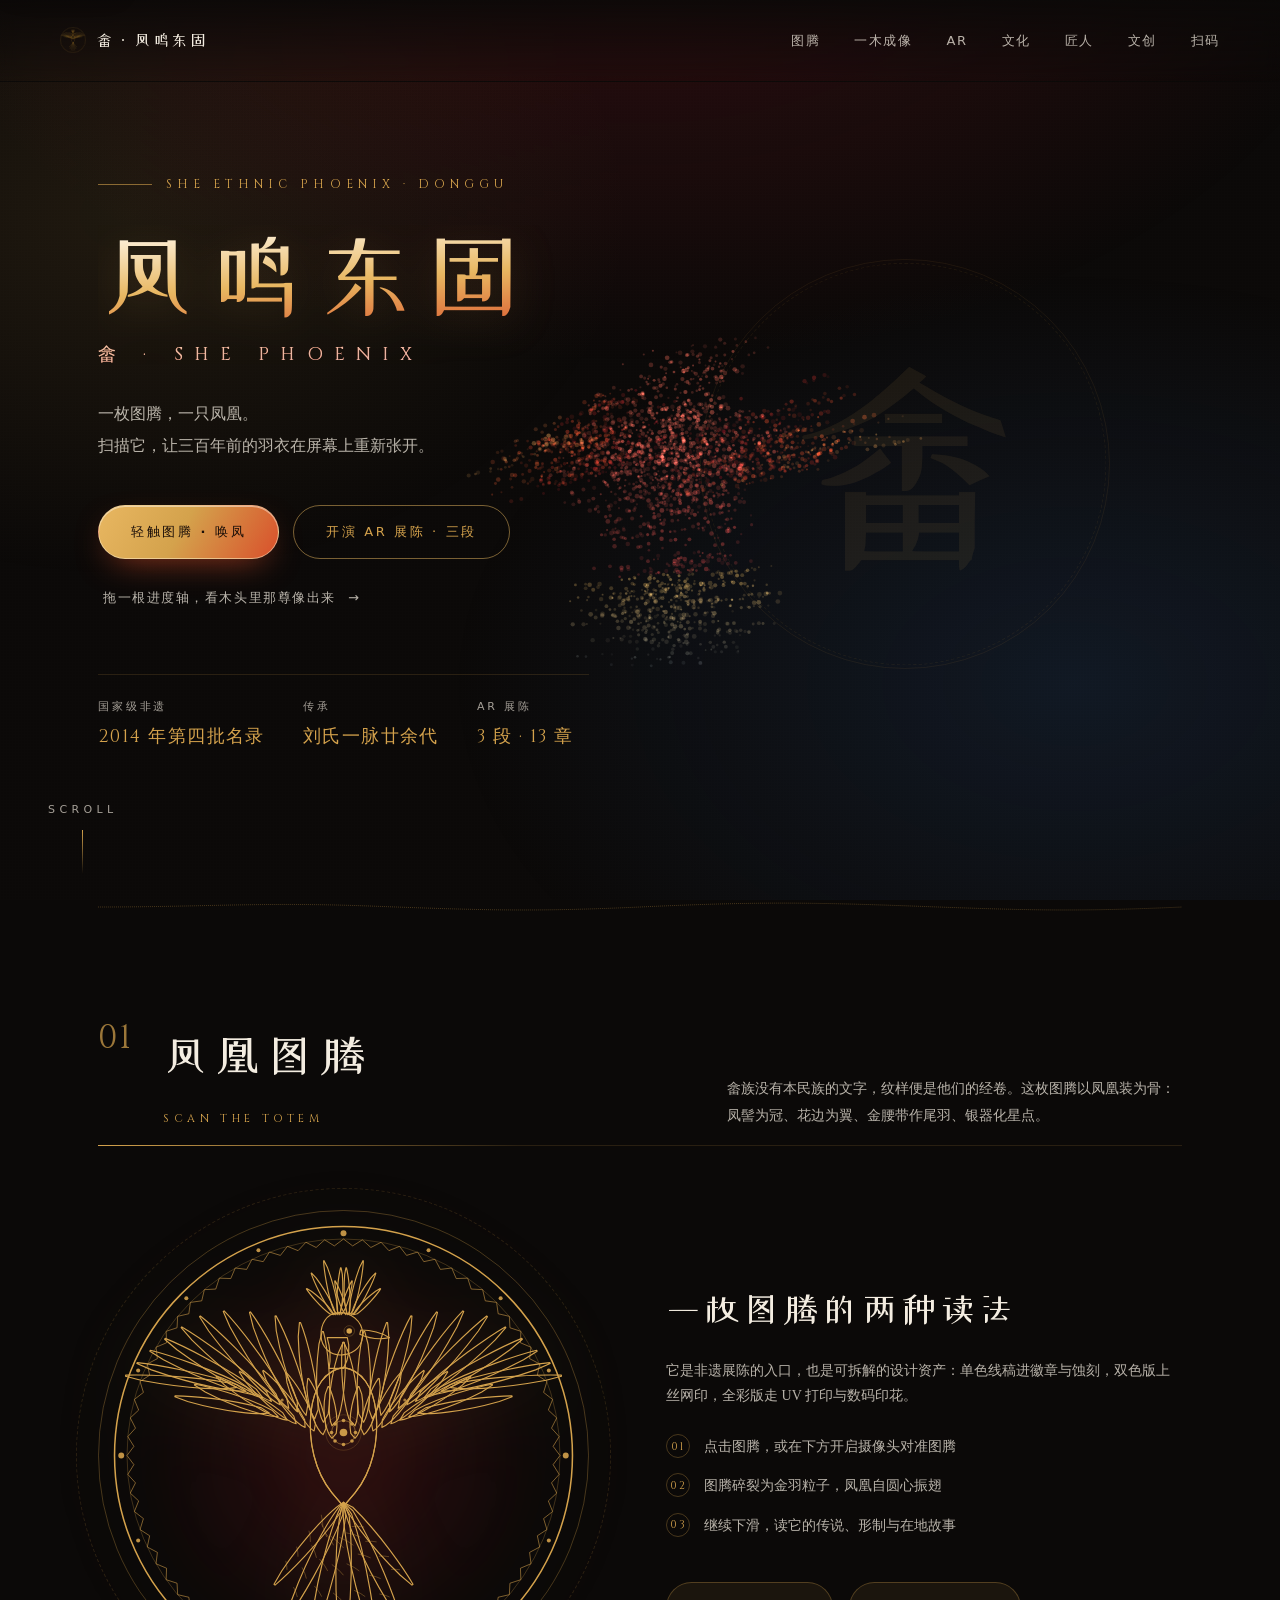
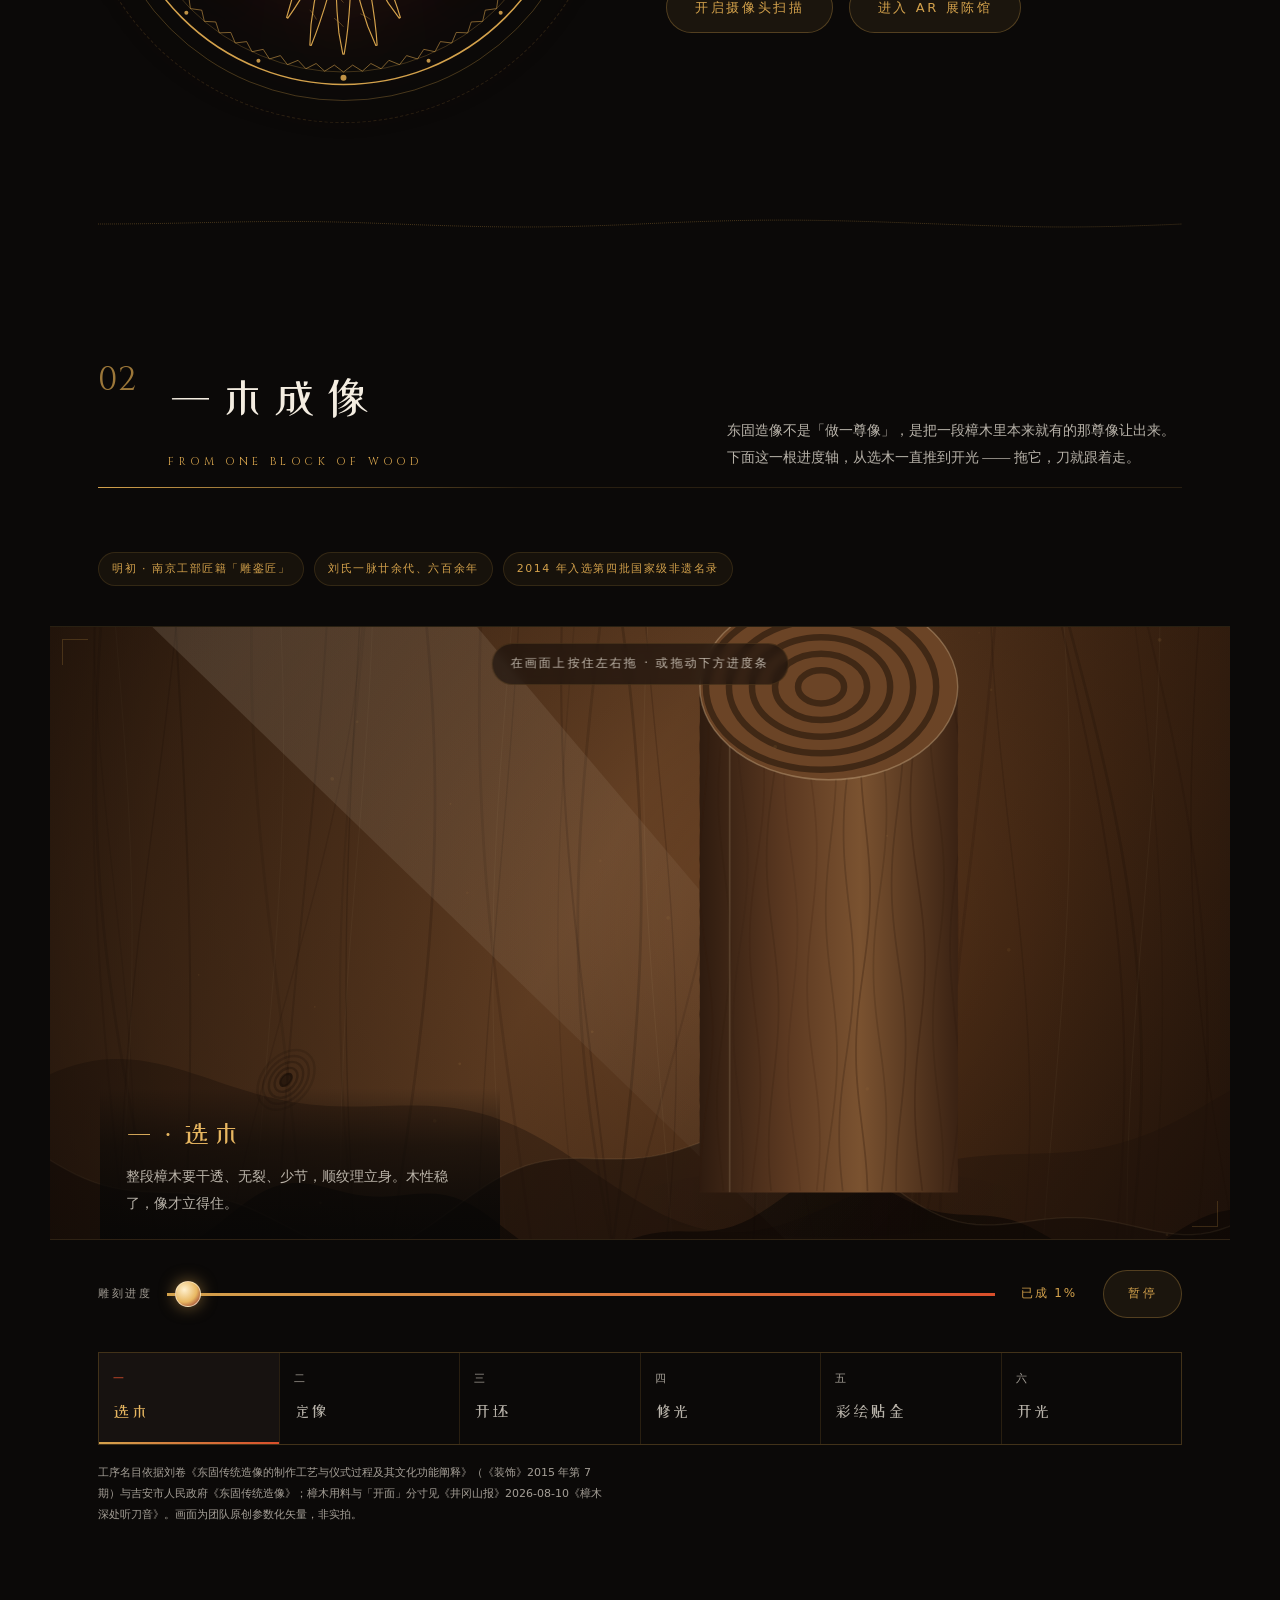
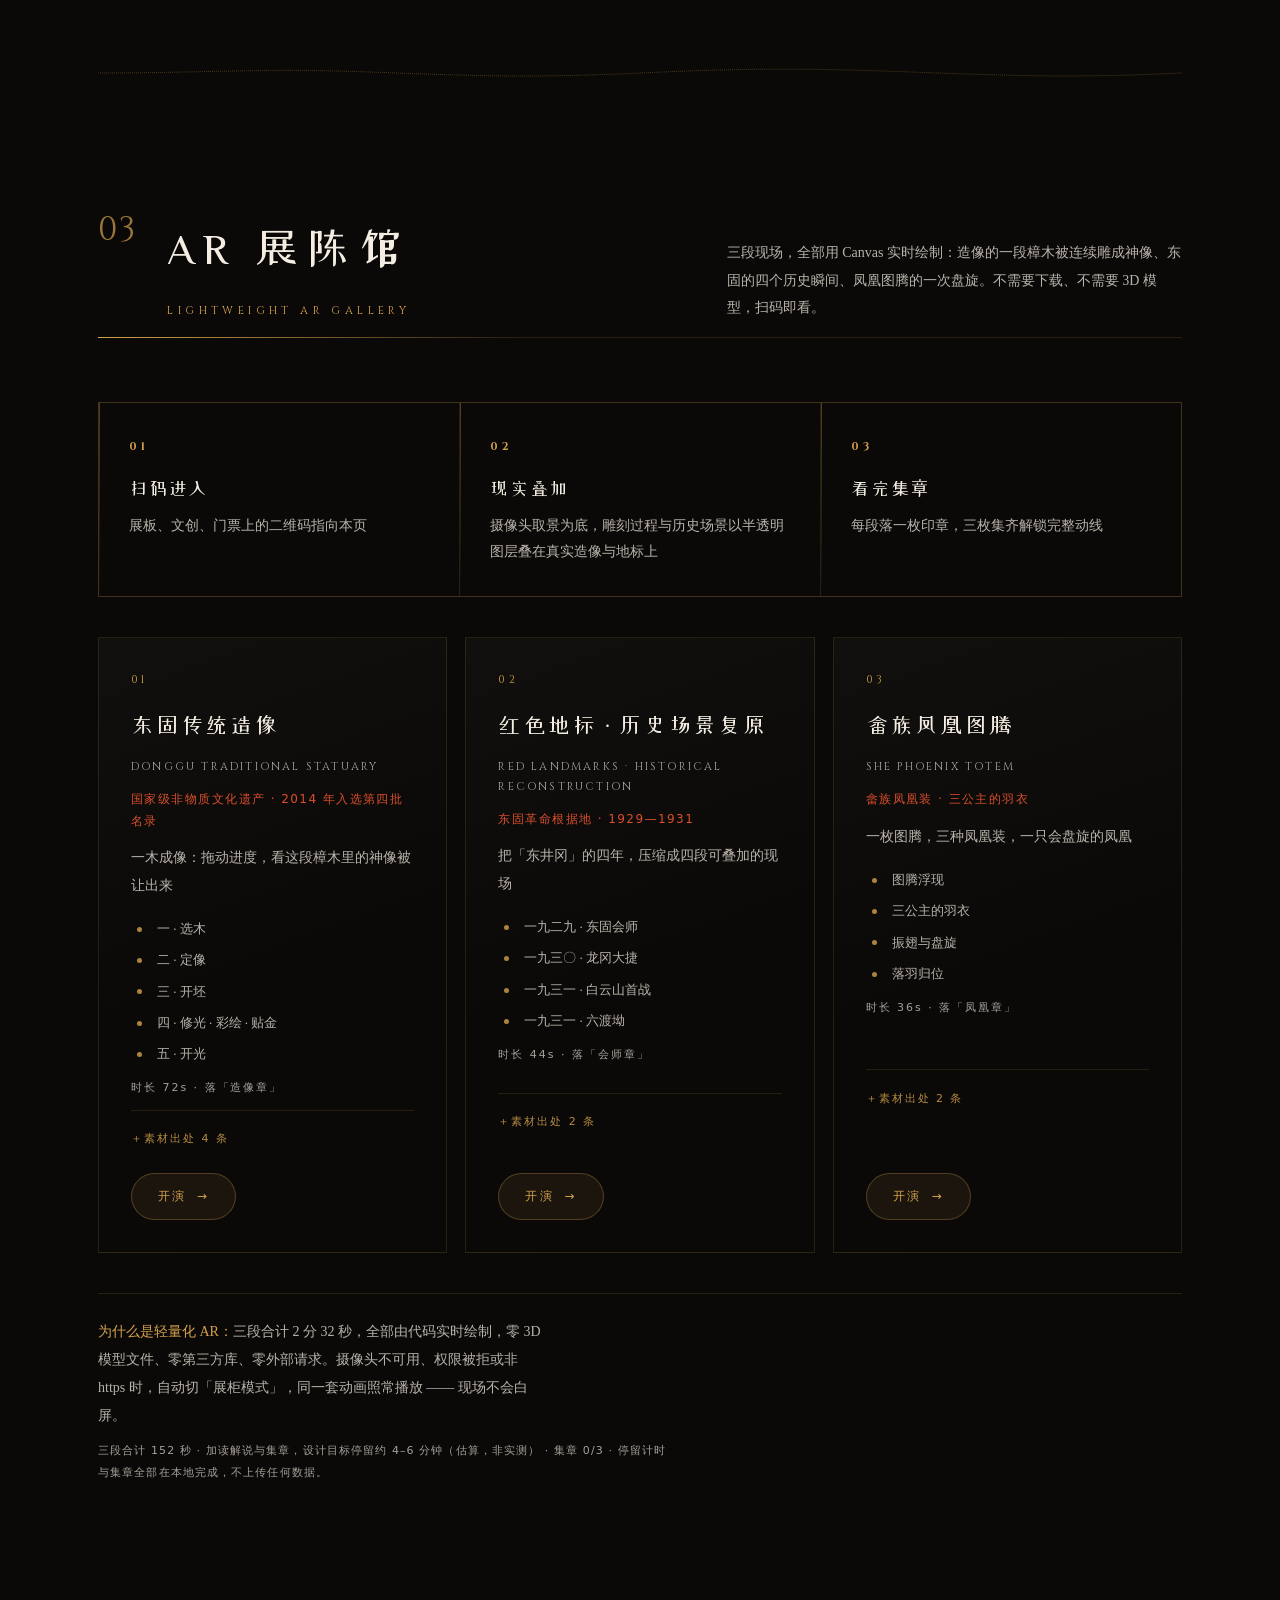
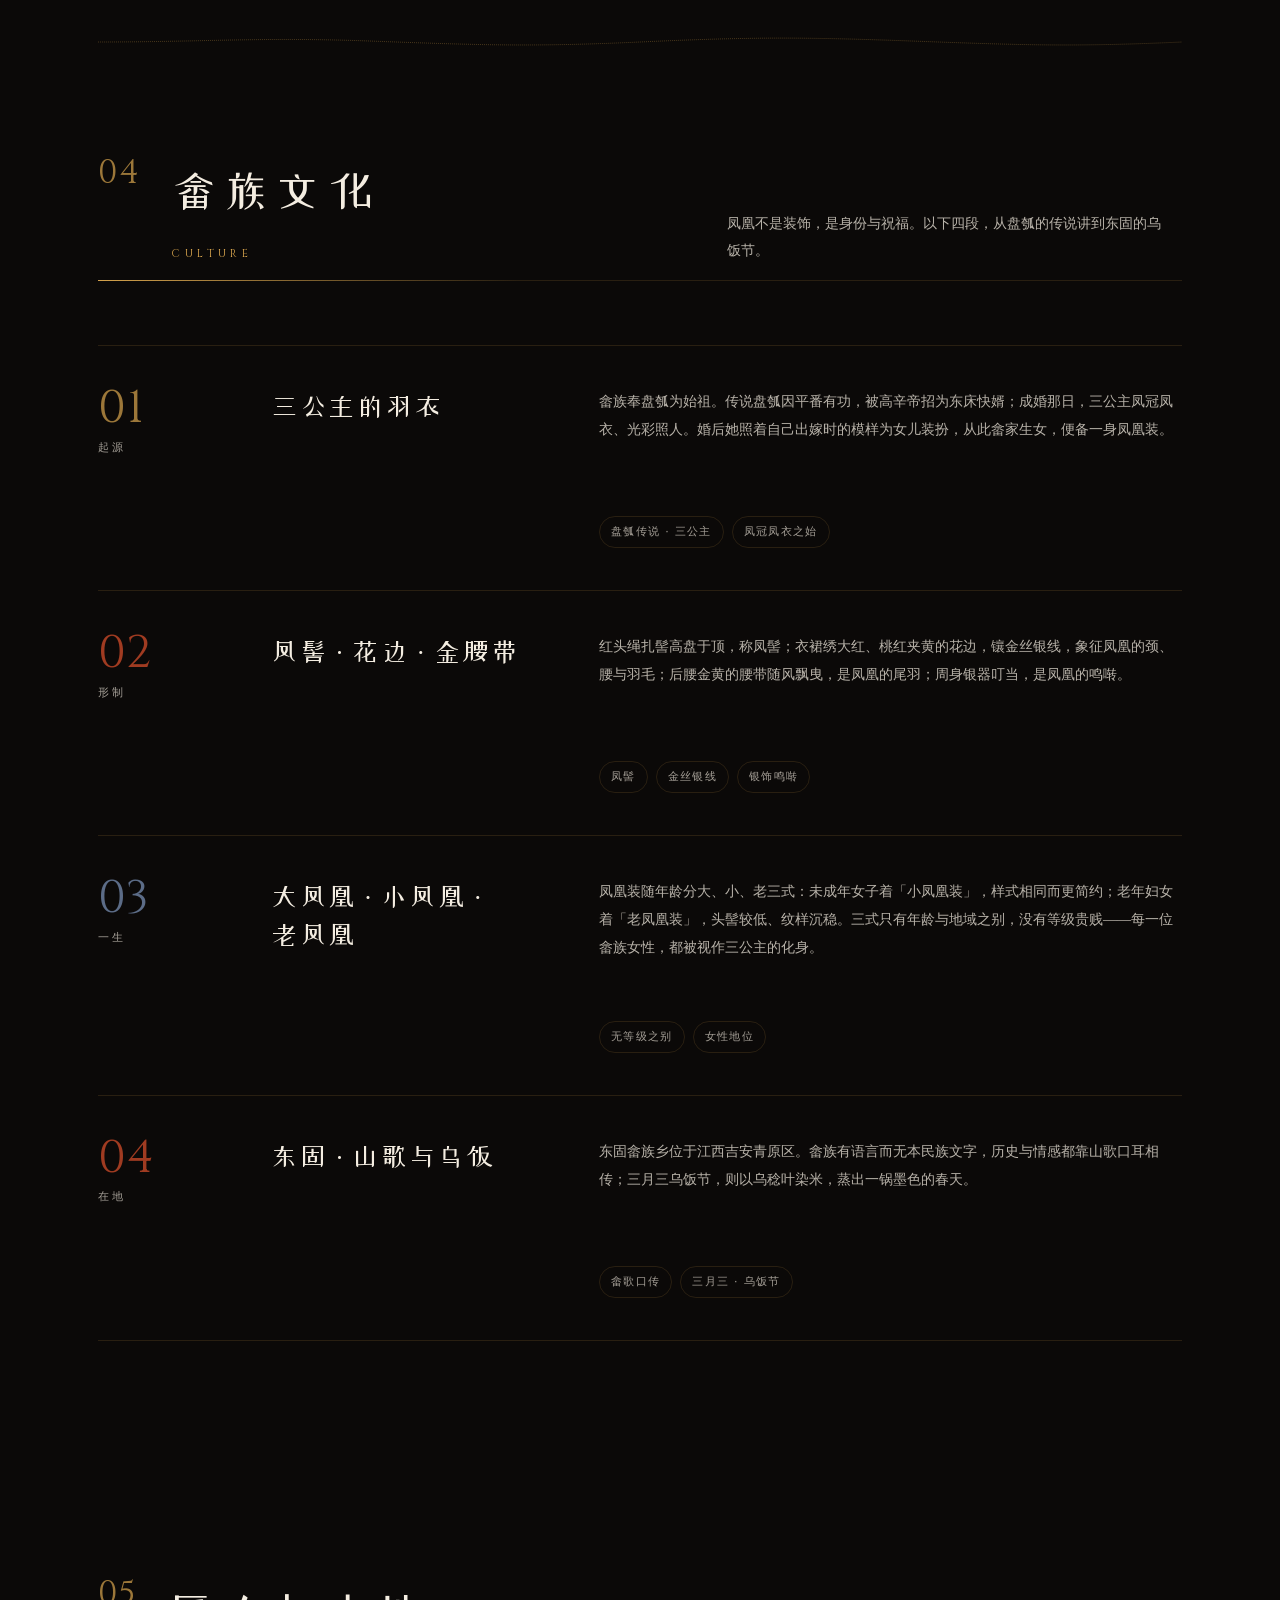
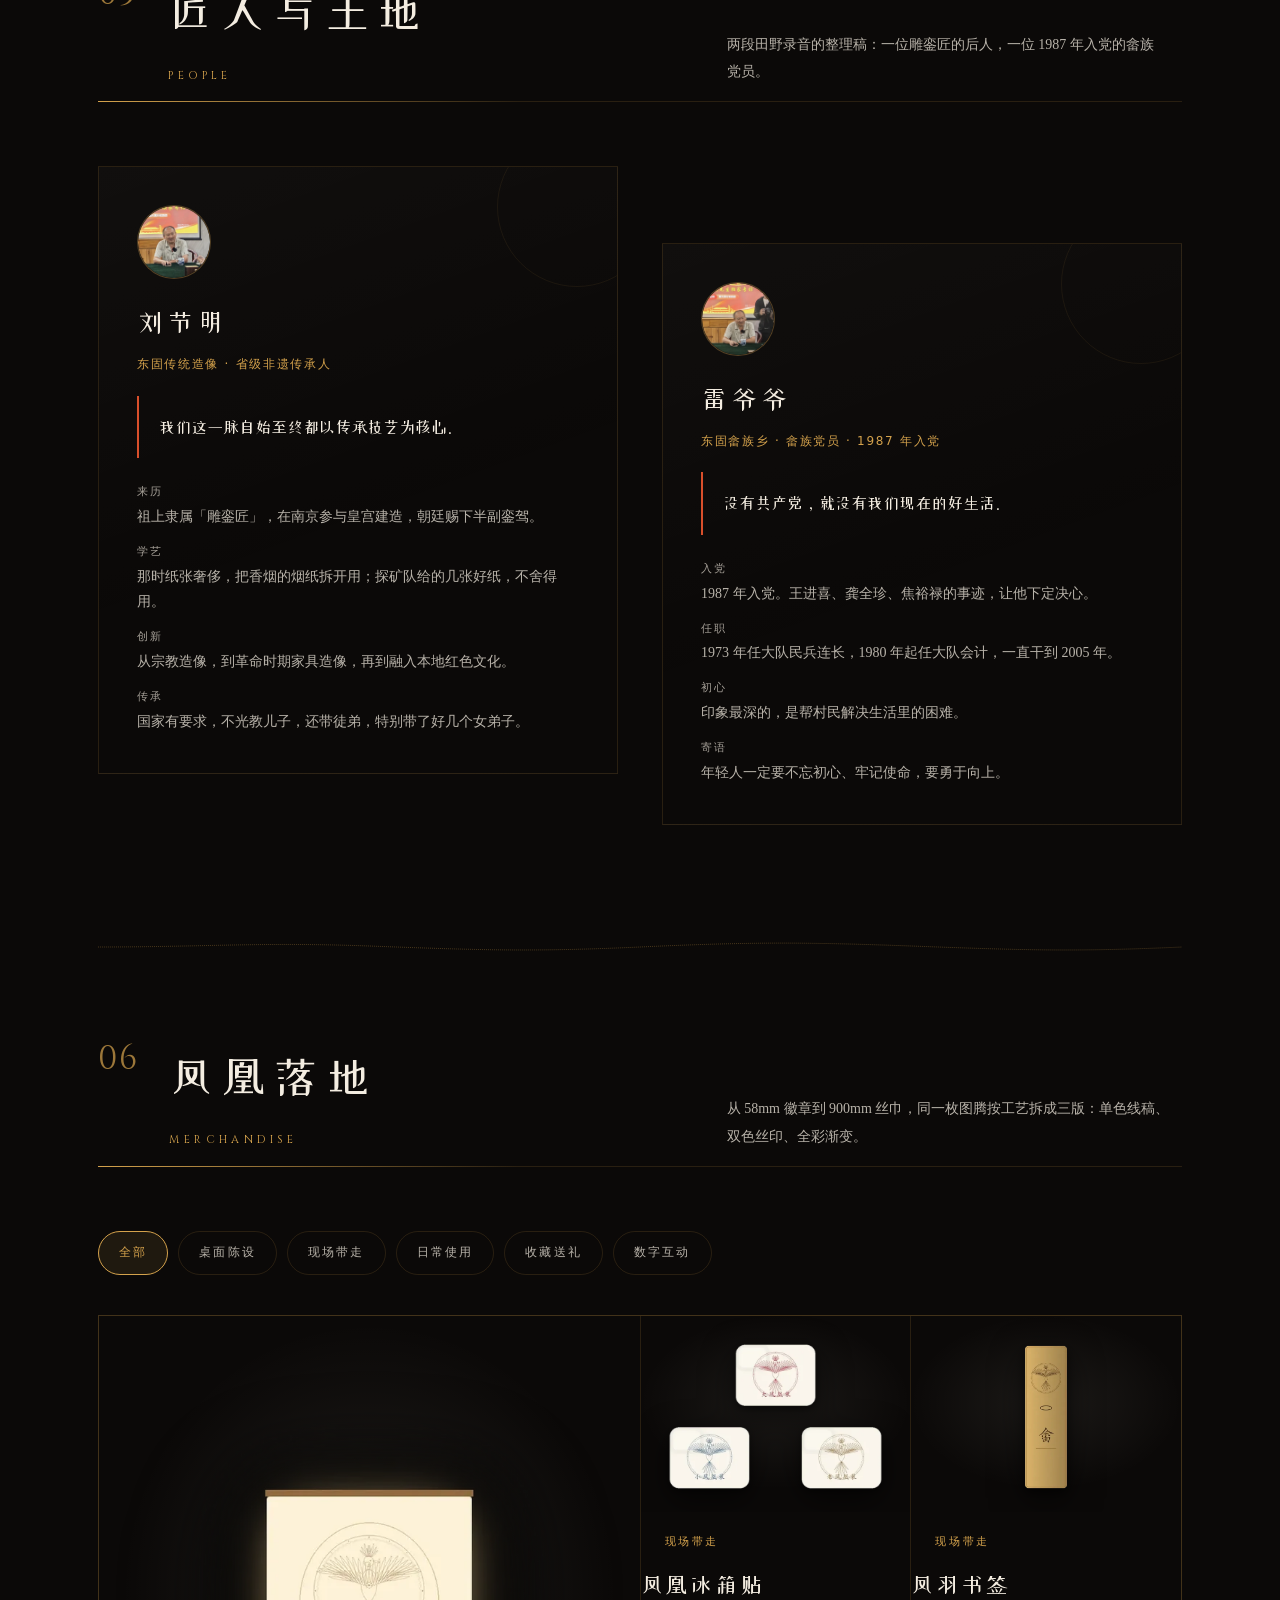
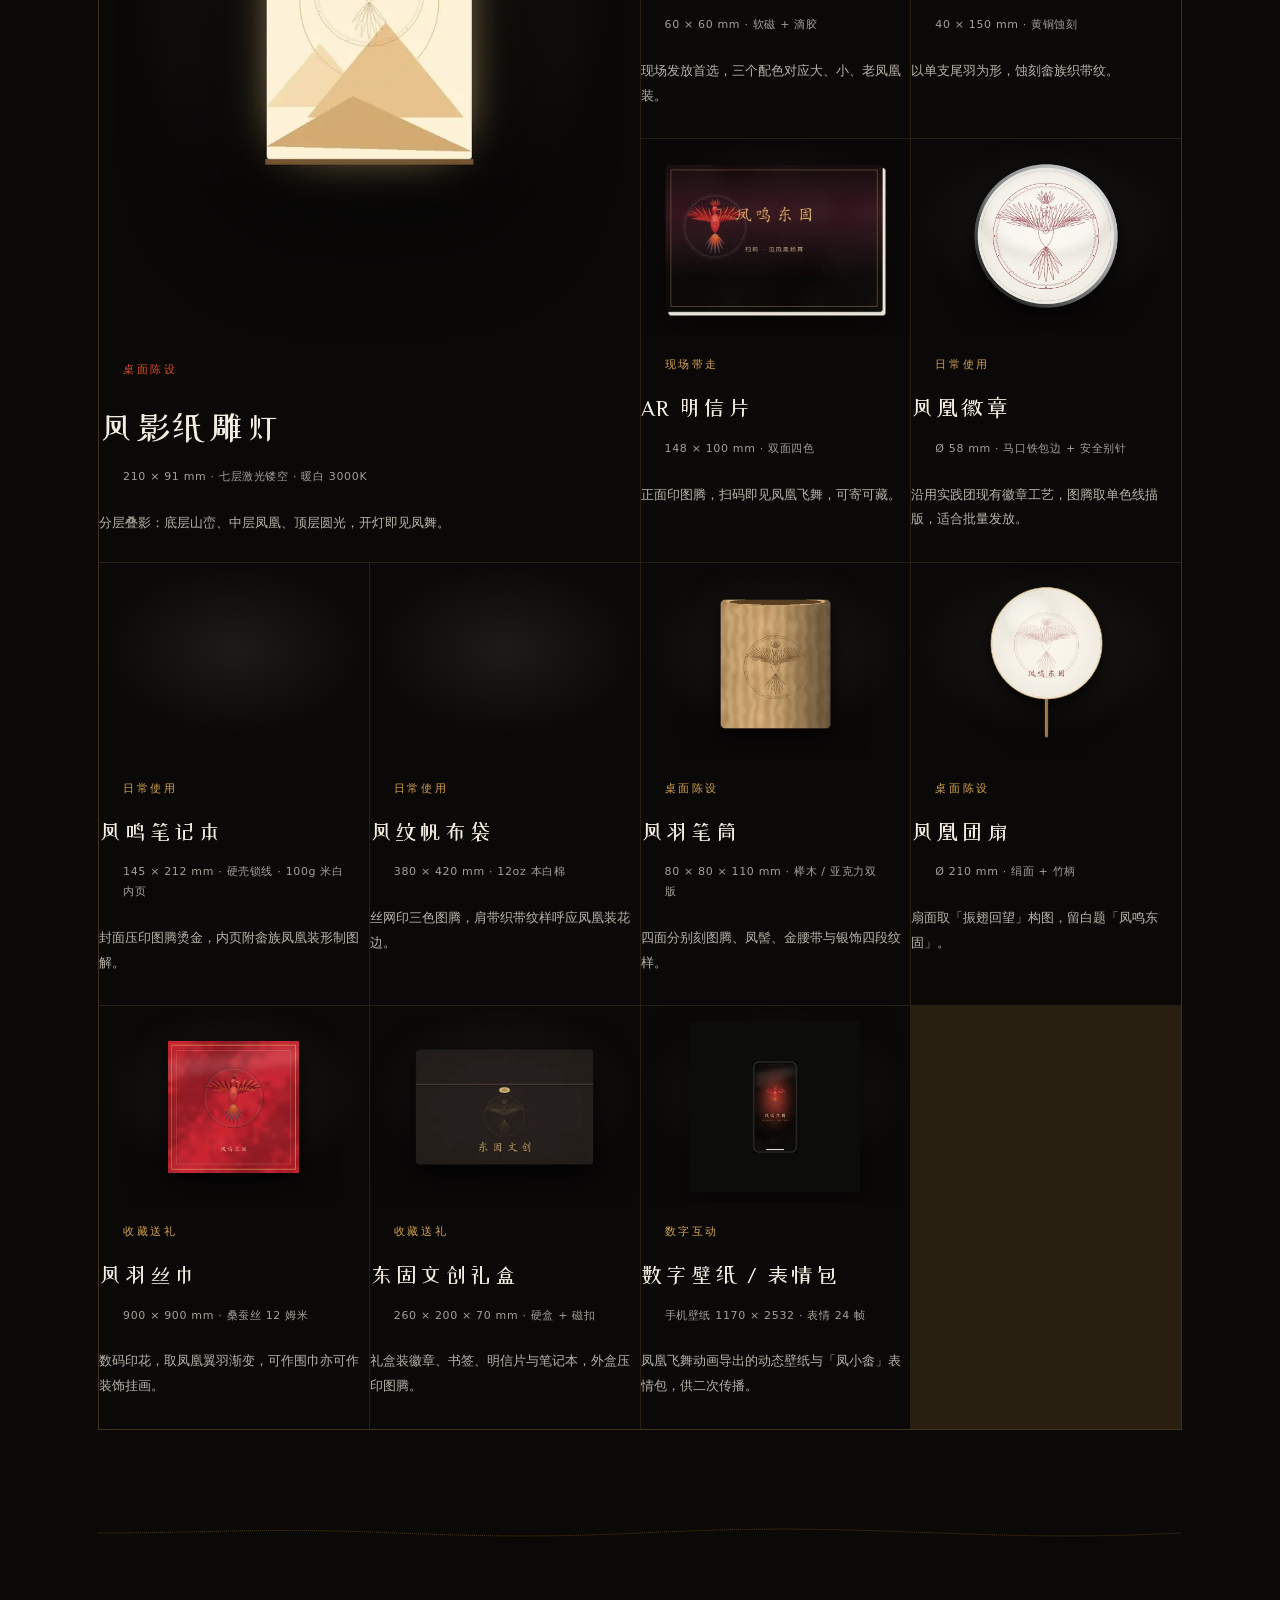
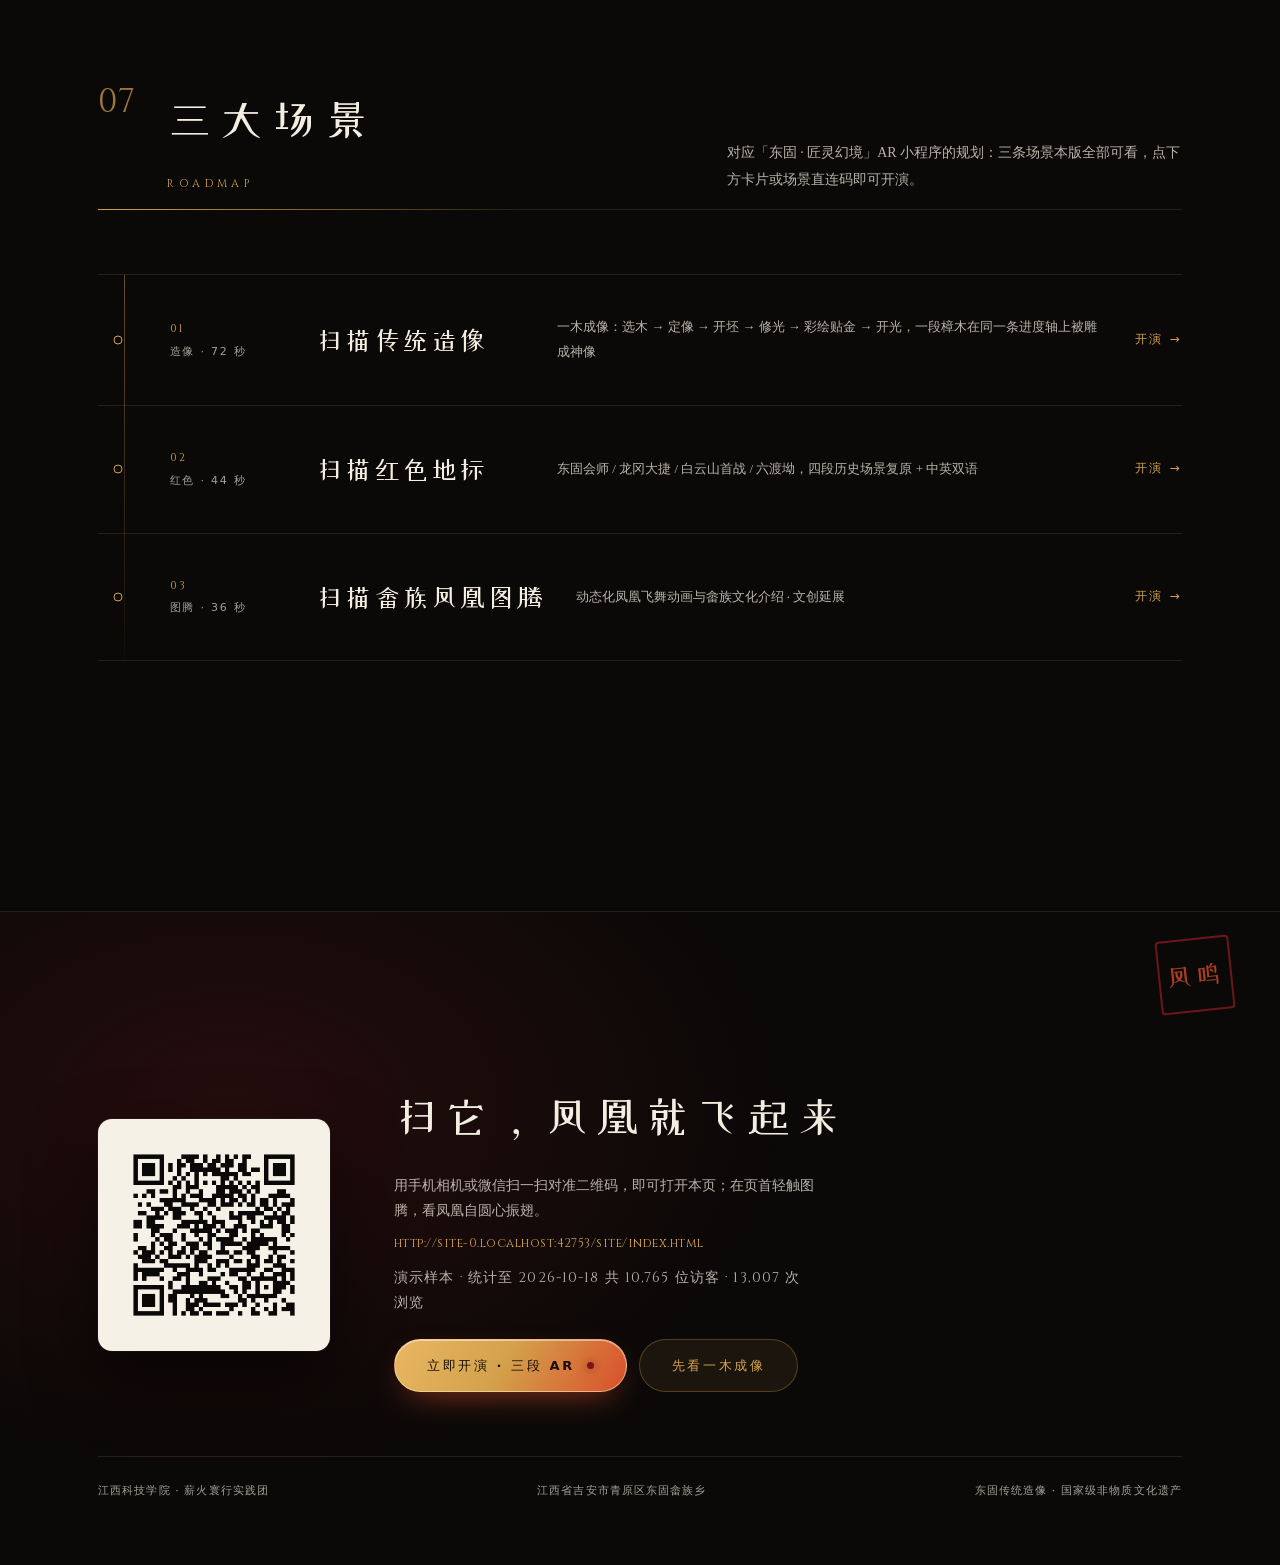
<file: site/index.html>
<!doctype html>
<html lang="zh-CN">
<head>
<meta charset="utf-8">
<meta name="viewport" content="width=device-width,initial-scale=1,viewport-fit=cover">
<title>畲 · 凤鸣东固 — 扫描凤凰图腾，见畲族凤凰飞舞</title>
<meta name="description" content="扫描畲族凤凰图腾，呈现动态化凤凰飞舞动画与畲族文化介绍；同步展示东固非遗文创设计。江西科技学院薪火寰行实践团 × 东固畲族乡。">
<meta name="theme-color" content="#0B0908">
<meta property="og:type" content="website">
<meta property="og:title" content="畲 · 凤鸣东固 — 扫描凤凰图腾，见畲族凤凰飞舞">
<meta property="og:description" content="动态凤凰飞舞 × 畲族文化 × 东固非遗文创。江西科技学院薪火寰行实践团 × 东固畲族乡。">
<meta property="og:image" content="https://lxh113377.github.io/donggu-phoenix/assets/img/og-cover.jpg">
<meta property="og:image:width" content="1200">
<meta property="og:image:height" content="630">
<meta property="og:image:alt" content="畲族凤凰图腾：凤凰展翅于圆光之中">
<meta property="og:url" content="https://lxh113377.github.io/donggu-phoenix/">
<meta property="og:locale" content="zh_CN">
<meta property="og:site_name" content="畲 · 凤鸣东固">
<meta name="twitter:card" content="summary_large_image">
<meta name="twitter:title" content="畲 · 凤鸣东固 — 轻量化 AR 展陈馆">
<meta name="twitter:description" content="扫码即看东固传统造像五道工序、红色地标复原与凤凰图腾演绎，零下载可离线。">
<meta name="twitter:image" content="https://lxh113377.github.io/donggu-phoenix/assets/img/og-cover.jpg">
<link rel="canonical" href="https://lxh113377.github.io/donggu-phoenix/">
<!-- 双语内容同页呈现（zh 主 + en 对照），故声明 x-default 指向自身，不虚构独立英文站 URL -->
<link rel="alternate" hreflang="zh-CN" href="https://lxh113377.github.io/donggu-phoenix/">
<link rel="alternate" hreflang="x-default" href="https://lxh113377.github.io/donggu-phoenix/">
<meta name="author" content="江西科技学院 薪火寰行实践团">
<meta name="format-detection" content="telephone=no">
<link rel="icon" href="assets/img/phoenix-mark.svg" type="image/svg+xml">
<link rel="icon" type="image/png" sizes="192x192" href="assets/img/icons/icon-192.png">
<link rel="apple-touch-icon" href="assets/img/icons/apple-touch-icon.png">
<link rel="manifest" href="manifest.webmanifest">
<!-- 字体自托管：与 CSS 同源、零外部请求；preload 只押首屏真正会用到的那一份 -->
<link rel="preload" href="assets/fonts/zcool-display.woff2" as="font" type="font/woff2" crossorigin>
<link rel="stylesheet" href="assets/css/main.css">
<noscript><style>
/* 渐进增强（轮140）：.reveal / .ink-divider path 初始 opacity:0，
 * 靠 main.js 的 IntersectionObserver 加 .in 才显形。禁用 JS 时实测
 * 可见文字从 24497 掉到 6938 字（丢 72%）。noscript 只在 JS 关闭时生效，
 * 所以这一层管「JS 被禁用」；「JS 开着但 main.js 没跑成」由下面的看门狗管。
 * 用 !important 是因为要盖过 .reveal 与 reduced-motion 之外的所有初始态。 */
.reveal{opacity:1!important;transform:none!important}
.ink-divider path{opacity:1!important;stroke-dashoffset:0!important}
.sec-head{opacity:1!important;transform:none!important}
</style></noscript>
<script>
/* 内容可见性看门狗（轮140）
 * 背景同上面的 noscript：进场动画依赖 main.js。但 noscript 只覆盖
 * 「用户禁用 JS」这一种，盖不住更常见的现场故障 —— 4G 下 main.js
 * 请求超时、被拦、或执行中抛错。那种情况 JS 是开着的，noscript 不触发，
 * 观众会面对一个只剩 28% 内容的残缺页面，而且不知道是坏了。
 *
 * 做法：等 main.js 的完成信号 window.__site（其对象带 ready:true）。
 * 超时未出现就把进场元素直接置为可见。正常路径下信号一定先到，
 * 看门狗什么都不做 —— 它只在故障时介入，不影响任何动画。
 * 轮询而非 MutationObserver：这个判断每分钟最多几次，成本可忽略，
 * 且比观察 DOM 变化更直接（我们要的是「脚本跑完了」而不是「DOM 变了」）。 */
(function () {
  var LIMIT = 7000;            // ms；4G 下 main.js(约 40KB) 的宽松上限
  var t0 = Date.now();
  function forceVisible() {
    var st = document.createElement('style');
    st.setAttribute('data-reveal-fallback', '');
    st.textContent = '.reveal{opacity:1!important;transform:none!important}'
      + '.ink-divider path{opacity:1!important;stroke-dashoffset:0!important}'
      + '.sec-head{opacity:1!important;transform:none!important}';
    (document.head || document.documentElement).appendChild(st);
  }
  function tick() {
    if (window.__site) { return; }          // 正常：main.js 已就位，不干预
    if (Date.now() - t0 > LIMIT) { forceVisible(); return; }
    setTimeout(tick, 250);
  }
  setTimeout(tick, 800);
})();
</script>
<script type="application/ld+json">
{
  "@context": "https://schema.org",
  "@type": "CreativeWork",
  "name": "畲 · 凤鸣东固 — 轻量化 AR 展陈馆",
  "url": "https://lxh113377.github.io/donggu-phoenix/",
  "inLanguage": ["zh-CN", "en"],
  "creator": { "@type": "Organization", "name": "江西科技学院 薪火寰行实践团" },
  "about": [
    { "@type": "Thing", "name": "东固传统造像", "sameAs": "国家级非物质文化遗产" },
    { "@type": "Thing", "name": "畲族凤凰装" },
    { "@type": "Place", "name": "江西省吉安市青原区东固畲族乡" }
  ],
  "hasPart": [
    { "@type": "CreativeWork", "name": "东固传统造像技艺流程", "url": "https://lxh113377.github.io/donggu-phoenix/#ar=craft", "timeRequired": "PT1M12S" },
    { "@type": "CreativeWork", "name": "红色地标历史场景复原", "url": "https://lxh113377.github.io/donggu-phoenix/#ar=red", "timeRequired": "PT44S" },
    { "@type": "CreativeWork", "name": "畲族凤凰图腾动态演绎", "url": "https://lxh113377.github.io/donggu-phoenix/#ar=phoenix", "timeRequired": "PT36S" }
  ]
}
</script>
</head>
<body>


  <!-- 无 JS 降级提示（轮43）：主体内容由 JS 渲染，禁 JS 时会有空白区域。
       首屏 H1/导语/CTA 是静态的，故仍能看到标题与入口。 -->
  <noscript>
    <p style="margin:0;padding:14px 18px;background:#7A1420;color:#F6F1E7;
              font-family:system-ui,sans-serif;font-size:14px;line-height:1.7;
              text-align:center;letter-spacing:.02em">
      本页的文创、文化、AR 等段落需要 JavaScript 渲染。
      请在浏览器设置中启用 JavaScript 后刷新；
      若为微信内打开，可点右上角「···」选择「在浏览器中打开」。
    </p>
  </noscript>
<a class="skip-link" href="#main">跳到正文</a>

<div id="boot"><div class="seal"><span>畲</span></div></div>

<header class="nav" id="nav">
  <a class="brand" href="#main"><img src="assets/img/phoenix-mark.svg" alt="" width="26" height="26" onerror="this.style.display='none'">畲 · 凤鸣东固</a>
  <nav aria-label="主导航">
    <ul>
      <li><a href="#totem">图腾</a></li>
      <li><a href="#carve-sec">一木成像</a></li>
      <li><a href="#ar-gallery">AR</a></li>
      <li><a href="#culture">文化</a></li>
      <li><a href="#craft">匠人</a></li>
      <li><a href="#merch">文创</a></li>
      <li><a href="#scan">扫码</a></li>
    </ul>
  </nav>
  <button class="nav-toggle" id="nav-toggle" type="button"
          aria-expanded="false" aria-controls="menu" aria-label="打开目录">
    <i></i><i></i><i></i>
  </button>
</header>

<!-- 移动端全屏目录：窄屏导航项不再被隐藏掉，而是换成可触达的整屏菜单 -->
<div class="menu" id="menu" aria-hidden="true">
  <ol>
    <li style="--i:0"><a href="#totem">凤凰图腾</a></li>
    <li style="--i:1"><a href="#carve-sec">一木成像</a></li>
    <li style="--i:2"><a href="#ar-gallery">AR 展陈馆</a></li>
    <li style="--i:3"><a href="#culture">畲族文化</a></li>
    <li style="--i:4"><a href="#craft">匠人与土地</a></li>
    <li style="--i:5"><a href="#merch">凤凰落地</a></li>
    <li style="--i:6"><a href="#scan">扫码入口</a></li>
  </ol>
  <p class="menu-foot">江西科技学院 · 薪火寰行实践团<br>东固畲族乡 · 2026</p>
</div>

<main id="main">

  <!-- ========== Hero + 粒子凤凰 ========== -->
  <section class="hero" id="hero">
    <canvas id="stage" aria-hidden="true"></canvas>
    <div class="hero-grid">
      <div class="hero-inner">
        <p class="hero-tag">She Ethnic Phoenix · Donggu</p>
        <h1 id="hero-title">凤鸣东固<em>畲 · SHE PHOENIX</em></h1>
        <p class="hero-lead" id="hero-lead"></p>
        <div class="hero-acts">
          <button class="hero-cta primary" id="cta-summon" type="button">轻触图腾 · 唤凤</button>
          <a class="hero-cta ar-entry" data-ar="craft" data-nocam="0" href="#ar-gallery">开演 AR 展陈 · 三段</a>
          <a class="hero-cta ghost" href="#carve-sec">拖一根进度轴，看木头里那尊像出来</a>
        </div>
        <dl class="hero-meta">
          <div><dt>国家级非遗</dt><dd>2014 年第四批名录</dd></div>
          <div><dt>传承</dt><dd>刘氏一脉廿余代</dd></div>
          <div><dt>AR 展陈</dt><dd>3 段 · 13 章</dd></div>
        </dl>
      </div>
      <div class="hero-visual" aria-hidden="true">
        <span class="hero-ring"></span>
        <span class="hero-ring b"></span>
        <span class="hero-word" data-decorative="watermark">畲</span>
      </div>
    </div>
    <div class="scroll-hint" aria-hidden="true">SCROLL</div>
  </section>

  <div class="ink-divider" aria-hidden="true"><svg viewBox="0 0 1200 14" preserveAspectRatio="none"><path d="M0 7 C 120 7, 180 2, 300 6 S 480 12, 600 7 S 780 2, 900 6 S 1080 12, 1200 7"/></svg></div>

  <!-- ========== 图腾 + 扫描入口 ========== -->
  <section class="totem-sec" id="totem">
    <div class="wrap">
      <div class="sec-head reveal">
        <span class="sec-idx" aria-hidden="true">01</span>
        <h2>凤凰图腾<small>Scan the Totem</small></h2>
        <p>畲族没有本民族的文字，纹样便是他们的经卷。这枚图腾以凤凰装为骨：凤髻为冠、花边为翼、金腰带作尾羽、银器化星点。</p>
      </div>

      <div class="totem-grid">
        <div class="totem-frame reveal" data-reveal="fade">
          <span class="totem-ring" aria-hidden="true"></span>
          <span class="totem-ring b" aria-hidden="true"></span>
          <button class="totem-hit" id="totem-hit" type="button" aria-label="轻触图腾，唤出凤凰">
            <img src="assets/img/phoenix-totem.svg" alt="畲族凤凰图腾：凤凰展翅于圆光之中，外环为织带纹" width="520" height="520" fetchpriority="high" onerror="this.onerror=null;this.src='assets/img/phoenix-mark.svg'">
          </button>
        </div>

        <div class="totem-copy reveal">
          <h3>一枚图腾的两种读法</h3>
          <p>它是非遗展陈的入口，也是可拆解的设计资产：单色线稿进徽章与蚀刻，双色版上丝网印，全彩版走 UV 打印与数码印花。</p>
          <ol class="totem-steps">
            <li>点击图腾，或在下方开启摄像头对准图腾</li>
            <li>图腾碎裂为金羽粒子，凤凰自圆心振翅</li>
            <li>继续下滑，读它的传说、形制与在地故事</li>
          </ol>
          <button class="btn-ask" id="btn-scan" type="button">开启摄像头扫描</button>
          <a class="btn-ask" data-ar="phoenix" href="#ar-gallery">进入 AR 展陈馆</a>
        </div>
      </div>
    </div>
  </section>

  <div class="ink-divider" aria-hidden="true"><svg viewBox="0 0 1200 14" preserveAspectRatio="none"><path d="M0 7 C 120 7, 180 2, 300 6 S 480 12, 600 7 S 780 2, 900 6 S 1080 12, 1200 7"/></svg></div>

  <!-- ========== 一木成像：可拖动的雕刻过程 ========== -->
  <section class="carve-sec" id="carve-sec">
    <div class="wrap">
      <div class="sec-head reveal">
        <span class="sec-idx" aria-hidden="true">02</span>
        <h2>一木成像<small>From One Block of Wood</small></h2>
        <p>东固造像不是「做一尊像」，是把一段樟木里本来就有的那尊像让出来。下面这一根进度轴，从选木一直推到开光 —— 拖它，刀就跟着走。</p>
      </div>
      <p class="carve-lineage reveal"><span>明初 · 南京工部匠籍「雕銮匠」</span><span>刘氏一脉廿余代、六百余年</span><span>2014 年入选第四批国家级非遗名录</span></p>

      <div class="clip-reveal carve-clip reveal">
      <div class="carve-shell">
        <canvas id="carve-stage" aria-label="一木成像雕刻过程动画"></canvas>
        <p class="carve-hint" id="carve-hint">在画面上按住左右拖 · 或拖动下方进度条</p>
        <div class="carve-cap">
          <h3 id="carve-cap-title">一 · 选木</h3>
          <p id="carve-cap-body">整段樟木要干透、无裂、少节，顺纹理立身。木性稳了，像才立得住。</p>
        </div>
      </div>
      </div>

      <div class="carve-control reveal">
        <label class="carve-slider-wrap" for="carve-slider">
          <span class="carve-slider-label">雕刻进度</span>
          <input id="carve-slider" class="carve-slider" type="range" min="0" max="1000" value="0" step="1"
                 aria-describedby="carve-pct">
        </label>
        <span class="carve-pct" id="carve-pct">已成 0%</span>
        <button class="carve-play" id="carve-play" type="button" aria-pressed="true">暂停</button>
      </div>
      <ol class="carve-rail reveal" id="carve-rail" aria-label="造像工序"></ol>
      <p class="carve-note reveal">工序名目依据刘卷《东固传统造像的制作工艺与仪式过程及其文化功能阐释》（《装饰》2015 年第 7 期）与吉安市人民政府《东固传统造像》；樟木用料与「开面」分寸见《井冈山报》2026-08-10《樟木深处听刀音》。画面为团队原创参数化矢量，非实拍。</p>
    </div>
  </section>

  <div class="ink-divider" aria-hidden="true"><svg viewBox="0 0 1200 14" preserveAspectRatio="none"><path d="M0 7 C 120 7, 180 2, 300 6 S 480 12, 600 7 S 780 2, 900 6 S 1080 12, 1200 7"/></svg></div>

  <!-- ========== AR 展陈馆：三场景 ========== -->
  <section id="ar-gallery" class="ar-sec">
    <div class="wrap">
      <div class="sec-head reveal">
        <span class="sec-idx" aria-hidden="true">03</span>
        <h2>AR 展陈馆<small>Lightweight AR Gallery</small></h2>
        <p>三段现场，全部用 Canvas 实时绘制：造像的一段樟木被连续雕成神像、东固的四个历史瞬间、凤凰图腾的一次盘旋。不需要下载、不需要 3D 模型，扫码即看。</p>
      </div>

      <div class="ar-route reveal">
        <div class="ar-route-item"><b>01</b><h3>扫码进入</h3><p>展板、文创、门票上的二维码指向本页</p></div>
        <div class="ar-route-item"><b>02</b><h3>现实叠加</h3><p>摄像头取景为底，雕刻过程与历史场景以半透明图层叠在真实造像与地标上</p></div>
        <div class="ar-route-item"><b>03</b><h3>看完集章</h3><p>每段落一枚印章，三枚集齐解锁完整动线</p></div>
      </div>

      <div class="ar-cards reveal" id="ar-cards"></div>

      <div class="ar-note reveal">
        <p><b>为什么是轻量化 AR：</b>三段合计 2 分 32 秒，全部由代码实时绘制，零 3D 模型文件、零第三方库、零外部请求。摄像头不可用、权限被拒或非 https 时，自动切「展柜模式」，同一套动画照常播放 —— 现场不会白屏。</p>
        <p class="ar-stats" id="ar-stats-line">停留计时与集章在本地完成，不上传任何数据。</p>
      </div>
    </div>
  </section>

  <!-- ========== AR 全屏播放层 ========== -->
  <div id="ar" class="ar" aria-hidden="true" role="dialog" aria-modal="true" aria-label="AR 展陈播放器">
    <video id="ar-video" playsinline muted aria-hidden="true"></video>
    <canvas id="ar-stage" aria-label="AR 场景动画"></canvas>
    <div class="ar-frame" aria-hidden="true"></div>

    <header class="ar-top">
      <div class="ar-brand">
        <span class="ar-dot" aria-hidden="true"></span>
        <span id="ar-badge">展柜模式</span>
        <span class="ar-sep" aria-hidden="true">/</span>
        <span id="ar-kicker"></span>
      </div>
      <button class="ar-icon" id="ar-cam-toggle" type="button" aria-label="切换实景叠加 / 展柜模式" title="切换实景叠加 / 展柜模式"><svg viewBox="0 0 24 24" width="16" height="16" aria-hidden="true" fill="none" stroke="currentColor" stroke-width="1.4"><circle cx="12" cy="12" r="8"/><circle cx="12" cy="12" r="3.4"/></svg></button>
      <button class="ar-icon" id="ar-close" type="button" aria-label="关闭 AR 展陈" title="关闭"><svg viewBox="0 0 24 24" width="16" height="16" aria-hidden="true" fill="none" stroke="currentColor" stroke-width="1.6" stroke-linecap="round"><path d="M6 6l12 12M18 6L6 18"/></svg></button>
    </header>

    <div class="ar-dots" id="ar-dots" role="tablist" aria-label="选择场景"></div>

    <div class="ar-copy">
      <h2 id="ar-title"></h2>
      <p class="ar-en" id="ar-en"></p>
      <div class="ar-chapter-wrap">
        <h3 id="ar-chapter"></h3>
        <p class="ar-chapter-en" id="ar-chapter-en"></p>
        <p id="ar-body"></p>
        <p class="ar-body-en" id="ar-body-en" lang="en"></p>
      </div>
    </div>

    <p class="ar-hint" id="ar-hint" aria-live="polite"></p>

    <footer class="ar-foot">
      <div class="ar-progress">
        <div class="ar-bar-wrap"><div class="ar-bar" id="ar-bar"></div></div>
        <span id="ar-time">00:00 / 00:00</span>
      </div>
      <div class="ar-controls">
        <button class="ar-btn" id="ar-prev" type="button" aria-label="上一段">上一段</button>
        <button class="ar-btn primary" id="ar-play" type="button">暂停</button>
        <button class="ar-btn" id="ar-next" type="button" aria-label="下一段">下一段</button>
        <button class="ar-btn" id="ar-restart" type="button" aria-label="重播">重播</button>
        <!-- I-5 旁白音道：浏览器内置 speechSynthesis，零音频文件、零外部请求。
             aria-pressed 由 ar.js 随状态同步；无 TTS 引擎时 ar.js 会置 disabled + 「旁白 不可用」 -->
        <button class="ar-btn narrate" id="ar-narrate" type="button" aria-pressed="false" aria-label="开启或关闭章节旁白朗读" title="用浏览器内置语音朗读本章解说">旁白</button>
      </div>
      <div class="ar-meta">
        <div class="ar-stamps" id="ar-stamps" aria-label="集章进度"></div>
        <span id="ar-stamp-line">集章 0/3</span>
        <span class="ar-sep" aria-hidden="true">·</span>
        <span>本页 AR 已停留 <b id="ar-dwell">00:00</b></span>
      </div>
    </footer>
  </div>

  <div class="ink-divider" aria-hidden="true"><svg viewBox="0 0 1200 14" preserveAspectRatio="none"><path d="M0 7 C 120 7, 180 2, 300 6 S 480 12, 600 7 S 780 2, 900 6 S 1080 12, 1200 7"/></svg></div>

  <!-- ========== 畲族文化 ========== -->
  <section id="culture">
    <div class="wrap">
      <div class="sec-head reveal">
        <span class="sec-idx" aria-hidden="true">04</span>
        <h2>畲族文化<small>Culture</small></h2>
        <p>凤凰不是装饰，是身份与祝福。以下四段，从盘瓠的传说讲到东固的乌饭节。</p>
      </div>
      <div class="culture-grid reveal" id="culture-grid"></div>
    </div>
  </section>

  <div class="ink-divider" aria-hidden="true"><svg viewBox="0 0 1200 14" preserveAspectRatio="none"><path d="M0 7 C 120 7, 180 2, 300 6 S 480 12, 600 7 S 780 2, 900 6 S 1080 12, 1200 7"/></svg></div>

  <!-- ========== 匠人 ========== -->
  <section id="craft">
    <div class="wrap">
      <div class="sec-head reveal">
        <span class="sec-idx" aria-hidden="true">05</span>
        <h2>匠人与土地<small>People</small></h2>
        <p>两段田野录音的整理稿：一位雕銮匠的后人，一位 1987 年入党的畲族党员。</p>
      </div>
      <div class="craft" id="craft-grid"></div>
    </div>
  </section>

  <div class="ink-divider" aria-hidden="true"><svg viewBox="0 0 1200 14" preserveAspectRatio="none"><path d="M0 7 C 120 7, 180 2, 300 6 S 480 12, 600 7 S 780 2, 900 6 S 1080 12, 1200 7"/></svg></div>

  <!-- ========== 文创 ========== -->
  <section id="merch">
    <div class="wrap">
      <div class="sec-head reveal">
        <span class="sec-idx" aria-hidden="true">06</span>
        <h2>凤凰落地<small>Merchandise</small></h2>
        <p>从 58mm 徽章到 900mm 丝巾，同一枚图腾按工艺拆成三版：单色线稿、双色丝印、全彩渐变。</p>
      </div>
      <div class="merch-tabs reveal" id="merch-tabs" role="tablist" aria-label="文创分类"></div>
      <div class="merch-grid reveal" id="merch-grid"></div>
    </div>
  </section>

  <div class="ink-divider" aria-hidden="true"><svg viewBox="0 0 1200 14" preserveAspectRatio="none"><path d="M0 7 C 120 7, 180 2, 300 6 S 480 12, 600 7 S 780 2, 900 6 S 1080 12, 1200 7"/></svg></div>

  <!-- ========== 场景路线 ========== -->
  <section id="road">
    <div class="wrap">
      <div class="sec-head reveal">
        <span class="sec-idx" aria-hidden="true">07</span>
        <h2>三大场景<small>Roadmap</small></h2>
        <p>对应「东固 · 匠灵幻境」AR 小程序的规划：三条场景本版全部可看，点下方卡片或场景直连码即可开演。</p>
      </div>
      <div class="road reveal" id="road-grid"></div>
    </div>
  </section>

  <!-- ========== 扫码 ========== -->
  <section class="foot" id="scan">
    <span class="seal-mark" aria-hidden="true">凤鸣</span>
    <div class="wrap">
      <div class="foot-grid reveal">
        <div class="qr-box" id="qr-box"><!-- I-6：二维码在页尾「扫码」区，首屏用不到 → lazy + async 解码，
             不再和首屏抢 4G 带宽（对标缺口 4：lazy 此前仅 1 处） -->
             <img id="qr-img" src="assets/img/qr.png" alt="本站二维码" loading="lazy" decoding="async" width="512" height="512"
             onerror="var b=document.getElementById('qr-box');if(b){b.classList.add('failed');}
                      var f=document.getElementById('qr-fallback');if(f){f.hidden=false;}"></div>
        <!-- 二维码加载失败时的降级：整块换成可手输/复制的地址。
             不「只隐藏破图」—— 那会在页面上留一块空白卡纸，且用户不明所以；
             也不静默失败 —— 现场扫不了码是功能性事故，必须给出替代路径。 -->
        <p class="qr-fallback" id="qr-fallback" hidden><b>二维码未加载</b>　请直接在浏览器地址栏输入：
          <strong>lxh113377.github.io/donggu-phoenix</strong></p>
        <div class="foot-copy">
          <h2>扫它，凤凰就飞起来</h2>
          <p>用手机相机或微信扫一扫对准二维码，即可打开本页；在页首轻触图腾，看凤凰自圆心振翅。</p>
          <p class="url" id="site-url">…</p>
          <!-- 访问计数：由后端 D1 聚合回填；无后端或断网时整行保持隐藏 -->
          <p class="visit-stats" id="visit-stats" hidden></p>
          <div class="foot-acts">
            <a class="btn btn--primary" data-ar="craft" href="#ar-gallery">立即开演 · 三段 AR</a>
            <a class="btn btn--outline" href="#carve-sec">先看一木成像</a>
          </div>
        </div>
      </div>
      <div class="foot-meta">
        <span>江西科技学院 · 薪火寰行实践团</span>
        <span>江西省吉安市青原区东固畲族乡</span>
        <span>东固传统造像 · 国家级非物质文化遗产</span>
      </div>
    </div>
  </section>

</main>

<div id="summon-veil" aria-hidden="true"></div>
<div class="toast" id="toast" role="status" aria-live="polite"></div>

<div id="cam" role="dialog" aria-modal="true" aria-label="摄像头扫描">
  <video id="cam-video" playsinline muted></video>
  <div class="guide"></div>
  <p class="hint" id="cam-hint">把图腾放进取景框中央</p>
  <button class="close" id="cam-close" type="button" aria-label="关闭"><svg viewBox="0 0 24 24" width="16" height="16" aria-hidden="true" fill="none" stroke="currentColor" stroke-width="1.6" stroke-linecap="round"><path d="M6 6l12 12M18 6L6 18"/></svg></button>
</div>

<script src="assets/data/culture.js" defer></script>
<script src="assets/data/ar-data.js" defer></script>
<script src="assets/data/statue-profile.js" defer></script>
<script src="assets/js/phoenix.js" defer></script>
<script src="assets/js/wood-to-statue.js" defer></script>
<script src="assets/js/ar-scenes.js" defer></script>
<script src="assets/js/ar.js" defer></script>
<script src="assets/js/wood-demo.js" defer></script>
<script src="assets/js/main.js" defer></script>
<!-- 页脚访问计数的数据源：必须在 analytics.js 之前加载（同为 defer，按文档顺序执行）。
     静态演示样本，一次生成固定不变 —— 见 docs/后台演示数据说明.md -->
<script src="assets/data/footer-stats.js" defer></script>
<script src="assets/js/analytics.js" defer></script>
<script>
/* 版本对账守卫（2026-10-20 轮5 新增）
 * 背景：站点注册了 Service Worker，静态资源走 cache-first。改版后老访客第一次进来时，
 * 拿到的是新 index.html + 旧缓存 main.css —— 缺规则的新结构会被渲染成一堆无样式文本，
 * 比白屏更难看，而且看起来像「网站坏了」。VERSION bump 只能保证下次访问正常，
 * 救不了这一次。故用 CSS 里的 --build 与本文常量对账：不等则清缓存重载一次（有防循环闸）。 */
(function () {
  var BUILD = '79';
  var KEY = 'dg-build-fix';
  var got = '';
  try { got = (getComputedStyle(document.documentElement).getPropertyValue('--build') || '').trim(); } catch (e) {}
  if (got === BUILD) { try { sessionStorage.removeItem(KEY); } catch (e) {} return; }
  if (sessionStorage.getItem(KEY) === BUILD) { return; }   // 已经重载过仍不等：放弃，不无限刷新
  try { sessionStorage.setItem(KEY, BUILD); } catch (e) {}
  var done = function () { location.reload(); };
  var jobs = [];
  if ('serviceWorker' in navigator && navigator.serviceWorker.getRegistrations) {
    jobs.push(navigator.serviceWorker.getRegistrations().then(function (rs) {
      return Promise.all(rs.map(function (r) { return r.unregister(); }));
    }).catch(function () {}));
  }
  if (window.caches && caches.keys) {
    jobs.push(caches.keys().then(function (ks) {
      return Promise.all(ks.map(function (k) { return caches.delete(k); }));
    }).catch(function () {}));
  }
  if (!jobs.length) { done(); return; }
  Promise.all(jobs).then(done, done);
})();
</script>
<script>
/* Service Worker 注册：现场断网时仍可打开页面。
 * 仅 https / localhost 注册；file:// 双击打开不注册（否则缓存路径不可靠）。
 * 注册失败不影响任何功能——站点本身零依赖，SW 只是离线增益。 */
(function () {
  if (!('serviceWorker' in navigator)) { return; }
  var ok = location.protocol === 'https:' || location.hostname === 'localhost' || location.hostname === '127.0.0.1';
  if (!ok) { return; }
  window.addEventListener('load', function () {
    navigator.serviceWorker.register('sw.js').catch(function () { /* 静默：无 SW 时站点照常工作 */ });
  });
})();
</script>
</body>
</html>
</file>
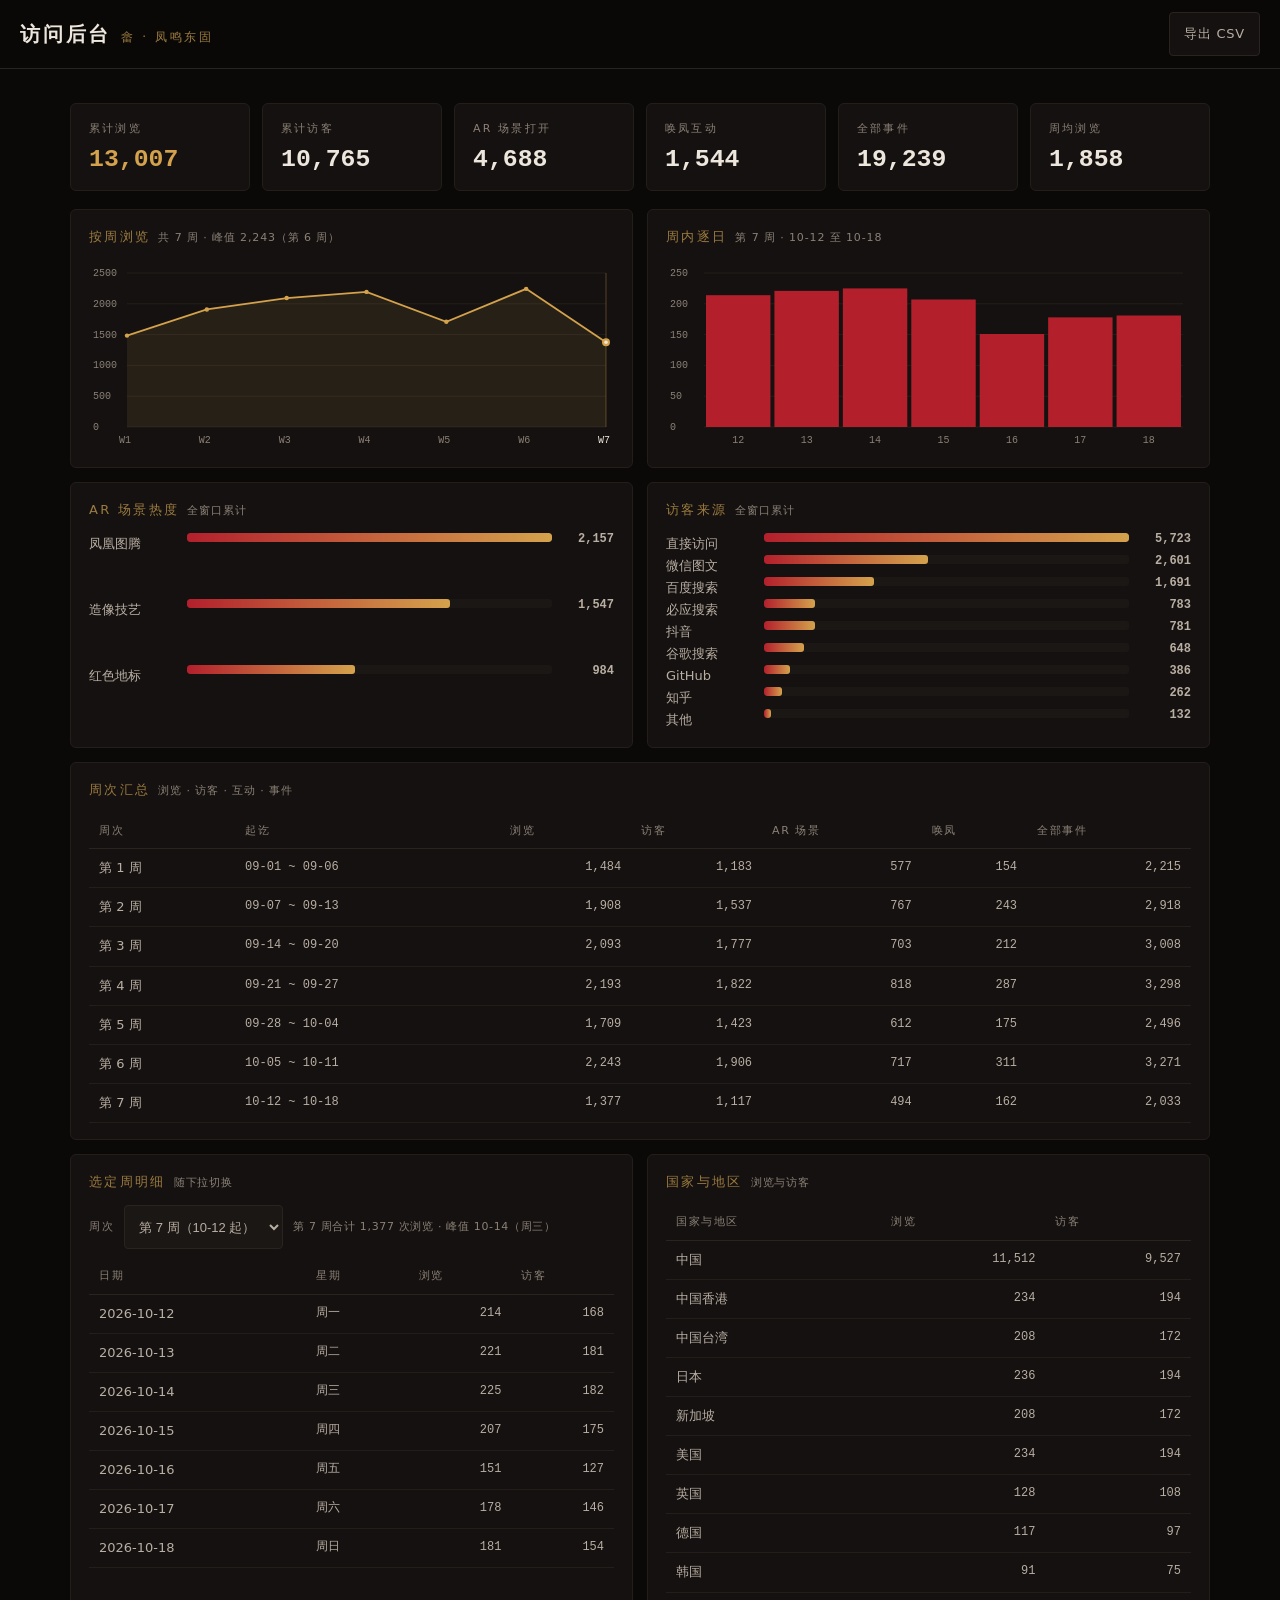
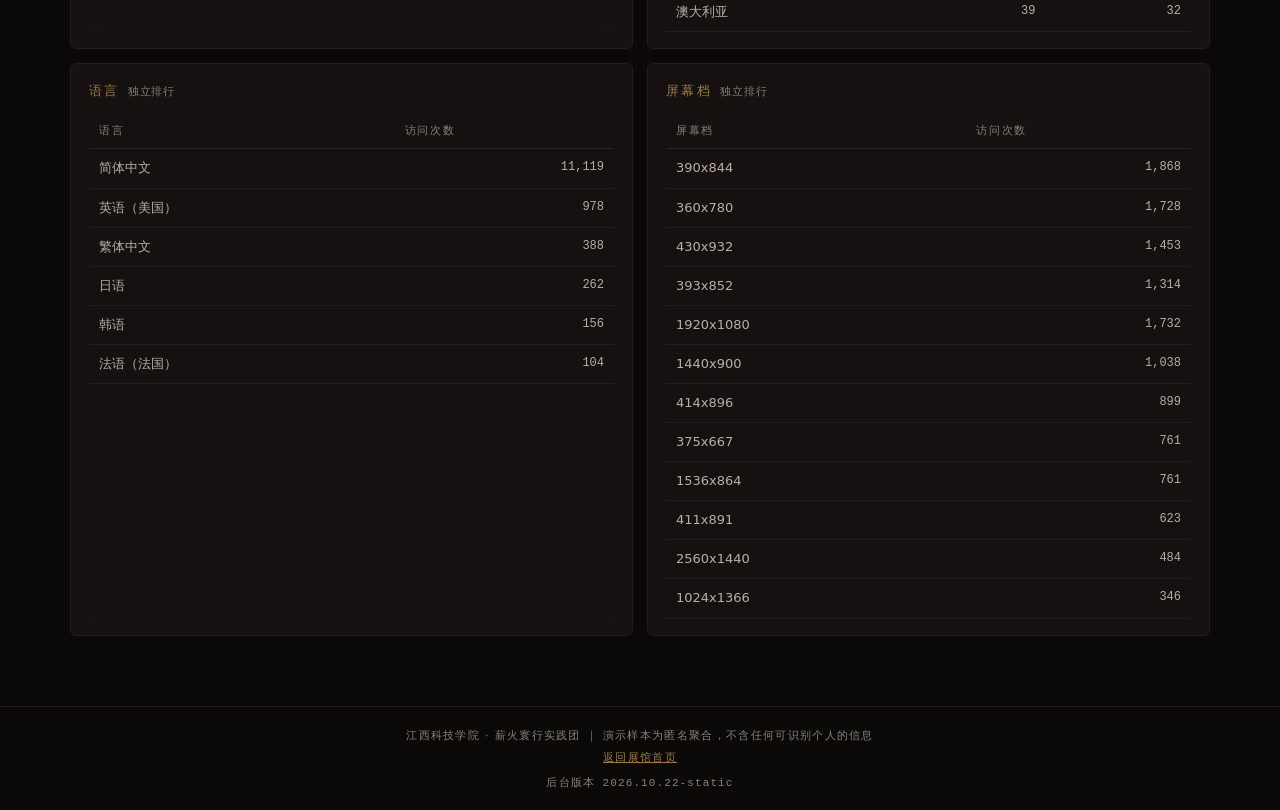
<file: site/admin/index.html>
<!doctype html>
<html lang="zh-CN">
<head>
<meta charset="utf-8">
<meta name="viewport" content="width=device-width,initial-scale=1">
<meta name="robots" content="noindex">
<meta name="theme-color" content="#0B0908">
<title>访问后台 · 畲凤鸣东固</title>
<style>
/* 访问后台（静态演示版）—— 单文件自包含：零依赖、零构建、零外部请求、零接口调用。
 *
 * 为什么改成静态（老大 2026-10-22 定的处置）：
 *   后台此前直读 Cloudflare D1。演示现场一旦数据库被清空或读不到，
 *   刷新一次页面「累计浏览」就从一万多掉到个位数 —— 在最关键的场合把数字归零。
 *   现改为读一份一次生成、固定不变的演示样本（assets/data/admin-stats.js）：
 *   按周统计、窗口 2026-09-01 至 2026-10-18（最后一个已结束的周日，不进未来）、
 *   总量落在 1 万~2 万；周与日都有随机起伏，不是线性增加。
 *   真实统计链路（functions/api/ 与 D1）一行未动，只是演示面不再读它。
 *
 * 配色与主站同源：凤红 #B3202C、金 #D4A24C、夜色 #0B0908。
 * （轮131 校正：原先注释与 --gold 都写成 D4A24E 结尾，比主站
 *  main.css 的 --she-gold 多 2 —— 注释却自称「与主站同源」。
 *  主站是权威源，故后台全部对齐到主站值，含 canvas 里的硬编码。
 *  注：本行刻意不写完整十六进制字面量，因为 tools 里的批量对齐脚本
 *  会连注释一起替换（本轮实测吃过一次），写半截可避免被改写。）
 * 对比度由 tools/admin_contrast_test.py 守着（AA：正文 4.5 / 大字 3.0）。 */
:root{
  --bg:#0B0908; --panel:#141110; --panel-2:#1B1714;
  --line:#2A2420; --line-soft:#231E1A;
  --fg:#EDE6DC; --fg-dim:#B9AEA2; --fg-faint:#8B8075;
  --red:#B3202C; --red-hi:#EA4835;  /* @palette 亮红：告警态预留档 */
  --gold:#D4A24C; --gold-dim:#9C7B3F;
  --ok:#5FA860;  /* @palette 绿色：「正常」态预留档 */
  --fs-2xs:.6875rem; --fs-xs:.75rem; --fs-s:.8125rem; --fs-base:.875rem; --fs-m:1rem; --fs-l:1.25rem;
}
*{box-sizing:border-box}
html{-webkit-text-size-adjust:100%}
body{margin:0;background:var(--bg);color:var(--fg);
  font:var(--fs-base)/1.7 var(--stack,system-ui,-apple-system,"Segoe UI","PingFang SC","Microsoft YaHei",sans-serif)}
button{font:inherit;color:inherit;background:none;border:0;cursor:pointer}
table{border-collapse:collapse;width:100%}

/* ---------- 顶栏 ---------- */
header{position:sticky;top:0;z-index:10;display:flex;align-items:center;gap:14px;flex-wrap:wrap;
  padding:12px 20px;background:rgba(11,9,8,.92);border-bottom:1px solid var(--line);backdrop-filter:blur(8px)}
.brand{display:flex;align-items:baseline;gap:10px;flex-wrap:wrap;margin-right:auto}
/* 品牌标识「访问后台」是本页主标识（对应 <title> 首段），用 h1 承载：
 * 原先是 <b>，纯强调元素无语义层级，导致后台大纲里**没有一级标题**，
 * 读屏用户只能从 9 个平铺的 h2 里跳。h1 有默认 margin 与 font-size，
 * 这里全部显式重置，保证视觉与改前逐像素一致（实测见判据）。 */
.brand h1{margin:0;font-weight:700;font-size:var(--fs-l);
  letter-spacing:.14em;color:var(--fg);line-height:inherit}
.brand span{font-size:var(--fs-xs);letter-spacing:.22em;color:var(--gold-dim)}
.btn{display:inline-flex;align-items:center;gap:6px;padding:7px 14px;min-height:44px;border:1px solid var(--line);
  border-radius:4px;background:var(--panel);color:var(--fg-dim);font-size:var(--fs-s);
  letter-spacing:.06em;transition:border-color .2s,color .2s,background .2s;user-select:none}
.btn:hover{border-color:var(--gold-dim);color:var(--fg)}
.btn:active{transform:translateY(1px);border-color:var(--gold);color:var(--gold)}
.btn:disabled{opacity:.4;cursor:not-allowed;transform:none}
/* hidden 属性必须赢过 display:inline-flex，否则该隐藏的控件仍与页面同屏。
 * 特异性 0-2-0 压过 .btn 的 0-1-0（2026-10-21 实测教训）。 */
.btn[hidden]{display:none}

/* ---------- 面板骨架 ---------- */
main{max-width:1180px;margin:0 auto;padding:20px 20px 56px}
.zone{display:none}
.zone.on{display:block}
.cards{display:grid;grid-template-columns:repeat(auto-fit,minmax(168px,1fr));gap:12px;margin-bottom:18px}
.card{padding:16px 18px;background:var(--panel);border:1px solid var(--line-soft);border-radius:6px}
.card dt{margin:0;font-size:var(--fs-2xs);letter-spacing:.2em;color:var(--fg-faint)}
.card dd{margin:6px 0 0;font:600 1.55rem/1.2 ui-monospace,Consolas,monospace;color:var(--fg)}
.card.hot dd{color:var(--gold)}
.grid{display:grid;gap:14px;margin-bottom:14px}
.grid.two{grid-template-columns:1fr 1fr}
/* 轮115：panel 内改为纵向 flex，让内容吃满高度。
 * 起因：左右两列被 grid 拉伸等高后，短内容一侧（AR 场景只有 3 段、
 * 语言只有 6 种）下方留下 188px / 236px 的真空洞。
 * 数据是真实的（场景本来 3 段、语言本来 6 种），所以不靠删数据也不靠取消等高，
 * 而是让可伸缩的内容（排行条）真正铺满 —— 实测行高 22→66px、条形比例不变。 */
.panel{display:flex;flex-direction:column;background:var(--panel);border:1px solid var(--line-soft);border-radius:6px;padding:16px 18px;overflow:hidden}
.panel h2{margin:0 0 12px;font-size:var(--fs-s);font-weight:400;letter-spacing:.18em;color:var(--gold-dim)}
.panel h2 em{font-style:normal;color:var(--fg-faint);letter-spacing:.08em;margin-left:8px;font-size:var(--fs-2xs)}
canvas{display:block;width:100%;height:190px}
/* 轮115：排行条吃满 panel 剩余高度，行内等高拉伸（条本身仍 9px，不变形）。
 * 与 justify-content:space-between 对比过：后者把 3 条拉成 102px 间距像三块孤岛；
 * 行 stretch 是 66px 行高、间距 0，视觉上是「舒展的排行」。 */
.bars{display:flex;flex-direction:column;gap:9px;flex:1;justify-content:flex-start}
.panel>.bars{gap:0}
.panel>.bars>.bar-row{flex:1;align-items:stretch}
.bar-row{display:grid;grid-template-columns:88px 1fr 52px;gap:10px;align-items:center;font-size:var(--fs-s)}
.bar-row .nm{color:var(--fg-dim);white-space:nowrap;overflow:hidden;text-overflow:ellipsis}
.bar-row .track{height:9px;background:var(--panel-2);border-radius:3px;overflow:hidden}
/* display:block 必需：.fill 是 span，inline 盒的 width/height 不生效（2026-10-21 headless 实测）。 */
.bar-row .fill{display:block;height:100%;background:linear-gradient(90deg,var(--red),var(--gold));border-radius:3px;min-width:2px}
.bar-row .val{font:600 var(--fs-xs)/1 ui-monospace,Consolas,monospace;color:var(--fg-dim);text-align:right}

/* ---------- 表格 ---------- */
/* 轮115：表格容器也吃满 panel 剩余高度（表格行少时不再在面板底部留大空白）。
 * tbody 无法拉高，故配合 .panel>table 一起 flex，让表格自身撑开、
 * 行间由 table 的默认分配吸收剩余空间。 */
.tw{overflow-x:auto;flex:1;
  /* 横滑可发现性（轮157）：窄屏时表格右侧列被藏在滚动容器外，
   * 光靠上方一句「可左右滑动」不够——用户不知道自己是已经到底
   * 还是仍有内容。这里用 background-attachment 的 local / scroll
   * 差异做渐隐：local 图层随内容滚走、scroll 图层钉在视口边缘，
   * 于是「还有隐藏内容」时才出现提示，「已滚到端头」时自动消失。
   * 好处是纯 CSS、零 JS、零滚动监听，且不会出现「永远挂着一块
   * 假阴影」这种反向误导。
   * 40px 是面板底色渐隐（让被切的半个数字淡出而不是硬切），
   * 14px 是极淡金色，给「可操作」一点暗示，强度仅 .30→.02。
   * 几何约束（轮158 实测逼出来的）：遮盖层的不透明段必须宽于
   * 金色层，否则端头会漏出一条金边 —— 不可滚的表也会显示假提示。
   * 故取 55%（40px×55%=22px）> 14px。改尺寸时这条必须一起校。 */
  background:
    linear-gradient(90deg,var(--panel) 55%,rgba(20,17,16,0))
      left center / 40px 100% no-repeat local,
    linear-gradient(270deg,var(--panel) 55%,rgba(20,17,16,0))
      right center / 40px 100% no-repeat local,
    linear-gradient(90deg,rgba(212,162,76,.30),rgba(212,162,76,.02))
      left center / 14px 100% no-repeat scroll,
    linear-gradient(270deg,rgba(212,162,76,.30),rgba(212,162,76,.02))
      right center / 14px 100% no-repeat scroll;
}
.panel>table{width:100%;flex:1}
/* 窄屏表格溢出时由 JS 点亮横滑提示，否则右侧列等于被藏起来。 */
.scroll-hint{display:none;margin:0 0 8px;font-size:var(--fs-2xs);letter-spacing:.1em;color:var(--gold-dim)}
.scroll-hint.on{display:block}
th{padding:8px 10px;text-align:left;font-size:var(--fs-2xs);letter-spacing:.14em;color:var(--fg-faint);
  border-bottom:1px solid var(--line);white-space:nowrap;font-weight:400}
td{padding:8px 10px;border-bottom:1px solid var(--line-soft);font-size:var(--fs-s);color:var(--fg-dim);
  white-space:nowrap;vertical-align:top}
td.mono{font-family:ui-monospace,Consolas,monospace;font-size:var(--fs-xs)}
td.num{font-family:ui-monospace,Consolas,monospace;font-size:var(--fs-xs);text-align:right}
tr:hover td{background:rgba(212,162,76,.03)}
select{padding:6px 10px;background:var(--panel-2);color:var(--fg-dim);border:1px solid var(--line);
  border-radius:4px;font-size:var(--fs-s);outline:none;min-height:44px;line-height:1.4}
select:hover{border-color:var(--gold-dim)}
select:active{border-color:var(--gold)}
.row-tools{display:flex;align-items:center;gap:10px;margin:0 0 10px;flex-wrap:wrap}
.row-tools label{font-size:var(--fs-2xs);letter-spacing:.14em;color:var(--fg-faint)}
.row-tools p{margin:0;font-size:var(--fs-2xs);letter-spacing:.06em;color:var(--fg-faint)}

/* ---------- 提示与空态 ---------- */
#toast{position:fixed;left:50%;bottom:26px;transform:translateX(-50%) translateY(8px);max-width:86vw;
  padding:10px 18px;background:var(--panel-2);border:1px solid var(--gold-dim);border-radius:6px;
  color:var(--fg);font-size:var(--fs-s);letter-spacing:.05em;opacity:0;pointer-events:none;
  transition:opacity .25s,transform .25s}
#toast.on{opacity:1;transform:translateX(-50%) translateY(0)}
.empty{max-width:560px;margin:0 auto;padding:40px 24px;text-align:center;color:var(--fg-dim);font-size:var(--fs-s)}
.empty b{display:block;margin-bottom:8px;color:var(--fg);font-size:var(--fs-m);letter-spacing:.12em}
.empty code{font:var(--fs-xs)/1.8 ui-monospace,Consolas,monospace;color:var(--gold-dim)}
footer{padding:18px 20px;border-top:1px solid var(--line-soft);color:var(--fg-faint);
  font-size:var(--fs-2xs);letter-spacing:.12em;text-align:center;line-height:2}
footer a{color:var(--gold-dim);text-decoration-thickness:1px;transition:color .2s,text-decoration-color .2s,text-decoration-thickness .2s}
/* 轮137：原先只有一条 color，后台唯一的导航出口零反馈 ——
   CDP 强制 :hover/:active 实测计算值完全不变。补成与 .btn 同一套
   强度约定（静 gold-dim -> 悬 gold）；行内元素 transform 无效，
   所以按压反馈用 text-decoration-thickness。 */
footer a:hover{color:var(--gold);text-decoration-color:var(--gold);text-decoration-thickness:2px}
footer a:active{color:var(--gold);text-decoration-thickness:1px}
.ver{margin:6px 0 0;font:var(--fs-2xs)/1.6 ui-monospace,Consolas,monospace;letter-spacing:.1em;color:var(--fg-faint)}

@media (max-width:840px){
  .grid.two{grid-template-columns:1fr}
  header{padding:10px 14px}
  .brand h1{font-size:var(--fs-m)}
  main{padding:16px 14px 46px}
}
/* 键盘焦点指示（WCAG 2.4.7）：select 的 outline:none 会抹掉默认焦点环。
 * offset 用 2px（主站 4px）：顶栏控件密集，4px 会互相重叠。 */
:focus-visible{outline:2px solid var(--gold);outline-offset:2px;border-radius:3px}
select:focus-visible{outline:2px solid var(--gold);outline-offset:2px}

@media (prefers-reduced-motion:reduce){
  .btn,select,footer a{transition:none}
  .btn:active{transform:none}
  #toast{transition:none}
}
/* ---------- 打印（轮182） ----------
 * 一手实测：后台原先 0 个 @media print。浏览器默认**不打印背景**
 * （Chrome 的 Background graphics 默认关），于是深色 body 底 #0B0908
 * 不会被印出来，而文字仍按 CSS 输出 —— 实测 body color=var(--fg)
 * =#EDE6DC 对白纸的对比只有 **1.24**，整张报表打印出来完全不可读。
 * 另有三处会被一并打回原形：
 *   · canvas 折线/柱状图是**位图**，不受「不画背景」影响会被印出来，
 *     但它内部画的是浅灰 #8B8075 字与金线（JS 硬编码，CSS 翻令牌管不到），
 *     打在白纸上等于一块看不清的灰雾。tbl-weeks / tbl-days 已完整
 *     覆盖同样数据，故打印时隐藏图、留表 —— 不丢信息，反而可读。
 *   · .bars 的 .fill 是 CSS background 编码条形长度，不画背景就全消失，
 *     只剩数字。这里用 print-color-adjust:exact 强制绘制并改深色，
 *     保住「长度」这个视觉编码。
 *   · .tw 是 overflow-x:auto 的横滑容器，打印会把右方列**裁掉**；
 *     纸质没有滚动，故解除裁切并去掉滑动遮罩与提示。
 * 令牌翻转的写法与主站 @media print 同一口径（轮181）：同特异性、
 * 后来者胜，只作用于打印，屏幕态零影响。金色统一取 #8a5f14
 * （白底对比 4.6 达标，仍是品牌金，不直接变黑）。 */
@media print{
  :root{
    --bg:#fff; --panel:#fff; --panel-2:#fff;
    --line:#8a8378; --line-soft:#b5b0a8;
    --fg:#111; --fg-dim:#333; --fg-faint:#555;
    --gold:#8a5f14; --gold-dim:#6b4a10;
  }
  body{background:#fff;color:#111}
  header{position:static;background:#fff;border-bottom:1px solid #8a8378;
    backdrop-filter:none}
  /* 图：canvas 是位图，内部浅灰字/金线由 JS 硬编码绘制，
   * CSS 翻令牌管不到，打在白纸上就是一团看不清的灰雾。
   * 同样数据在 tbl-weeks / tbl-days 里完整存在，故整行隐藏、不丢信息。
   * 用显式 class 而不是 :has(canvas) —— 后者在 Safari<15.4 / Chrome<105
   * 会整条被丢弃，打印就留下一块空白板。
   * 选择器必须写全 .grid.two.charts-row：单写 .charts-row 特异性只有
   * 0-1-0，会被 .grid.two{display:grid}（0-2-0）压过而完全失效
   * —— 实测探针抓到 canvas 仍占 1102x190，就是这个原因。 */
  .grid.two.charts-row{display:none}
  /* 条形：强制绘制，保住长度这个视觉编码 */
  .bars .track{border:1px solid #8a8378;background:#fff;
    -webkit-print-color-adjust:exact;print-color-adjust:exact}
  .bars .fill{background:#8a5f14 !important;
    -webkit-print-color-adjust:exact;print-color-adjust:exact}
  /* 表格：解除横滑裁切，加框线让行列在纸上分得清 */
  .tw{overflow:visible;background:none !important;padding:0}
  .scroll-hint{display:none !important}
  table{page-break-inside:auto}
  table tr{page-break-inside:avoid;border-bottom:1px solid #b5b0a8}
  th,td{border-bottom:1px solid #d5d0c8}
  /* 交互件与瞬时件在纸上无意义 */
  #toast,.btn,.row-tools{display:none}
  /* 分页与省墨 */
  .panel{box-shadow:none;break-inside:avoid}
  .grid.two{display:block}
  .grid.two>section{margin-bottom:10pt}
}
</style>
</head>
<body>

<header>
  <div class="brand"><h1>访问后台</h1><span>畲 · 凤鸣东固</span></div>
  <button class="btn" id="btn-export" type="button">导出 CSV</button>
</header>

<!-- 数据文件缺失兜底：宁可整页说明「没读到数据文件」，也不显示一张空表 ——
     空表会被读成「访问量为零」，正是这次改成静态页要避免的那件事。 -->
<div id="nodata" class="zone">
  <div class="empty">
    <b>演示数据文件未加载</b>
    本页需要 <code>assets/data/admin-stats.js</code>。<br>
    重新生成：<code>python tools/make_static_admin_data.py</code>
    <p class="ver">数据文件缺失时不显示任何数字，以免被读成「访问量为零」。</p>
  </div>
</div>

<!-- 仪表盘 -->
<main id="dash" class="zone">
  <dl class="cards" id="cards"></dl>

  <div class="grid two charts-row">
    <section class="panel">
      <h2>按周浏览<em id="chart-weeks-sub">按周</em></h2>
      <canvas id="chart-weeks" width="640" height="190" role="img" aria-label="按周浏览量折线图"></canvas>
    </section>
    <section class="panel">
      <h2>周内逐日<em id="chart-days-sub">选定周</em></h2>
      <canvas id="chart-days" width="640" height="190" role="img" aria-label="选定周内每日浏览量柱状图"></canvas>
    </section>
  </div>

  <div class="grid two">
    <section class="panel">
      <h2>AR 场景热度<em>全窗口累计</em></h2>
      <div class="bars" id="bars-scenes"></div>
    </section>
    <section class="panel">
      <h2>访客来源<em>全窗口累计</em></h2>
      <div class="bars" id="bars-ref"></div>
    </section>
  </div>

  <section class="panel" style="margin-bottom:14px">
    <h2>周次汇总<em>浏览 · 访客 · 互动 · 事件</em></h2>
    <p class="scroll-hint" id="hint-weeks">表格可左右滑动 · 更多列在右方</p>
    <div class="tw"><table id="tbl-weeks">
      <thead><tr><th>周次</th><th>起讫</th><th>浏览</th><th>访客</th><th>AR 场景</th><th>唤凤</th><th>全部事件</th></tr></thead>
      <tbody></tbody>
    </table></div>
  </section>

  <div class="grid two">
    <section class="panel">
      <h2>选定周明细<em>随下拉切换</em></h2>
      <!-- select 不能套在 label 里：触控判据按「有交互祖先的子元素不算独立目标」
           会把它整块跳过，44px 基线就白测了（轮79 口径）。label 与 select 并排，
           for/id 关联照常可点。 -->
      <div class="row-tools">
        <label for="sel-week">周次</label>
        <select id="sel-week" aria-label="选择周次"></select>
        <p id="week-note">—</p>
      </div>
      <p class="scroll-hint" id="hint-days">表格可左右滑动 · 更多列在右方</p>
      <div class="tw"><table id="tbl-days">
        <thead><tr><th>日期</th><th>星期</th><th>浏览</th><th>访客</th></tr></thead>
        <tbody></tbody>
      </table></div>
    </section>
    <section class="panel">
      <h2>国家与地区<em>浏览与访客</em></h2>
      <div class="tw"><table id="tbl-country">
        <thead><tr><th>国家与地区</th><th>浏览</th><th>访客</th></tr></thead>
        <tbody></tbody>
      </table></div>
    </section>
  </div>

  <div class="grid two">
    <section class="panel">
      <h2>语言<em>独立排行</em></h2>
      <div class="tw"><table id="tbl-lang">
        <thead><tr><th>语言</th><th>访问次数</th></tr></thead>
        <tbody></tbody>
      </table></div>
    </section>
    <section class="panel">
      <h2>屏幕档<em>独立排行</em></h2>
      <div class="tw"><table id="tbl-screen">
        <thead><tr><th>屏幕档</th><th>访问次数</th></tr></thead>
        <tbody></tbody>
      </table></div>
    </section>
  </div>
</main>

<footer>
  江西科技学院 · 薪火寰行实践团 ｜ 演示样本为匿名聚合，不含任何可识别个人的信息<br>
  <a href="../index.html">返回展馆首页</a>
  <p class="ver">后台版本 2026.10.22-static</p>
</footer>
<div id="toast" role="status" aria-live="polite"></div>

<!-- 路径必须 ../ 起：本页在 /admin/ 下，写 assets/... 会解析成 /admin/assets/... 而 404。
     用外链 script 标签而非 fetch：fetch 在 file:// 双击打开时必败，静态页要能离线直看。 -->
<script src="../assets/data/admin-stats.js"></script>
<script>
/* 访问后台（静态演示版）：读全局 DG_STATIC_STATS → 渲染指标卡 / 两张图 / 五张表。
 *
 * 与上一版的三处结构性差别：
 *   1. 不发任何请求：没有 fetch、没有接口、没有密钥、没有登录。
 *      数据走 <script src>，file:// 双击打开也能看（fetch JSON 在 file:// 必败）。
 *   2. 不实时更新：没有定时器、没有刷新按钮。演示时刷多少次数字都一样。
 *   3. 不显示「今日」：静态样本没有「今天」这个概念，硬算必然得到 0 ——
 *      那正是这次要修的 bug 的形态。 */
(function () {
  'use strict';

  var D = (typeof DG_STATIC_STATS !== 'undefined') ? DG_STATIC_STATS : null;
  /* 语言码 -> 中文名（轮168 新增）。
 * 之前语言表直接显示 zh-CN / en-US 这类 BCP47 码，
 * 获奖级后台不该把机器标签当界面文案。
 * 只收数据里实际出现的 6 种；未知码回落原值，不猜。 */
var LANG_NAMES = {
  'zh-CN': '简体中文',
  'en-US': '英语（美国）',
  'zh-TW': '繁体中文',
  'ja-JP': '日语',
  'ko-KR': '韩语',
  'fr-FR': '法语（法国）'
};

var SCENE_NAMES = { craft: '造像技艺', red: '红色地标', phoenix: '凤凰图腾' };
  var state = { week: 0 };

  var $ = function (s) { return document.querySelector(s); };

  function zone(id) {
    ['nodata', 'dash'].forEach(function (z) {
      var el = document.getElementById(z);
      if (el) { el.classList.toggle('on', z === id); }
    });
  }

  function toast(msg) {
    var t = $('#toast');
    t.textContent = msg;
    t.classList.add('on');
    clearTimeout(toast._t);
    toast._t = setTimeout(function () { t.classList.remove('on'); }, 2600);
  }

  function fmt(n) { return (n || 0).toLocaleString('zh-CN'); }

  function escapeHtml(s) {
    return String(s).replace(/[&<>"']/g, function (c) {
      return { '&': '&amp;', '<': '&lt;', '>': '&gt;', '"': '&quot;', "'": '&#39;' }[c];
    });
  }
  function escapeAttr(s) { return escapeHtml(s); }

  /* ---------- 指标卡与图表副标 ---------- */
  function renderCards() {
    var t = D.totals;
    var weeks = D.weeks;
    var avg = Math.round(t.pv / weeks.length);
    var best = weeks[0];
    weeks.forEach(function (w) { if (w.pv > best.pv) { best = w; } });
    var cards = [
      ['累计浏览', fmt(t.pv)],
      ['累计访客', fmt(t.uv)],
      ['AR 场景打开', fmt(t.scenes)],
      ['唤凤互动', fmt(t.summon)],
      ['全部事件', fmt(t.events)],
      ['周均浏览', fmt(avg)]
    ];
    $('#cards').innerHTML = cards.map(function (c, i) {
      return '<div class="card' + (i === 0 ? ' hot' : '') + '"><dt>' + c[0] +
        '</dt><dd>' + escapeHtml(c[1]) + '</dd></div>';
    }).join('');
    $('#chart-weeks-sub').textContent = '共 ' + weeks.length + ' 周 · 峰值 ' +
      fmt(best.pv) + '（第 ' + best.idx + ' 周）';
  }

  function renderBars(sel, items) {
    var max = 0;
    items.forEach(function (it) { if (it[1] > max) { max = it[1]; } });
    var html = items.length ? items.map(function (it) {
      var pct = max ? Math.round(it[1] / max * 100) : 0;
      return '<div class="bar-row"><span class="nm" title="' + escapeAttr(it[0]) + '">' + escapeHtml(it[0]) +
        '</span><span class="track"><span class="fill" style="width:' + pct + '%"></span></span>' +
        '<span class="val">' + fmt(it[1]) + '</span></div>';
    }).join('') : '<p style="margin:0;color:var(--fg-faint);font-size:var(--fs-s)">暂无数据</p>';
    $(sel).innerHTML = html;
  }

  /* 空态单元格的 colspan 由表头列数推导，不写死数字：写死会在加列时静默错位，
   * 且浏览器会把超列数的 colspan clamp 掉，视觉上看不出问题（轮87 立的判据）。 */
  function colCountOf(node) {
    var t = node && node.closest ? node.closest('table') : null;
    if (!t) { return 1; }
    var head = t.querySelector('thead tr');
    return head ? head.cells.length : 1;
  }

  function fillTable(sel, rows) {
    var box = $(sel);
    var span = colCountOf(box);
    box.innerHTML = rows.length ? rows.map(function (r) {
      return '<tr>' + r.map(function (c, i) {
        var txt = String(c);
        var cls = /^[\d,.]+$/.test(txt) ? ' class="num"' : (i ? ' class="mono"' : '');
        return '<td' + cls + '>' + escapeHtml(txt) + '</td>';
      }).join('') + '</tr>';
    }).join('') : '<tr><td colspan="' + span + '" style="color:var(--fg-faint)">暂无数据</td></tr>';
  }

  function renderWeekTable() {
    fillTable('#tbl-weeks tbody', D.weeks.map(function (w) {
      return ['第 ' + w.idx + ' 周', w.start.slice(5) + ' ~ ' + w.end.slice(5),
        fmt(w.pv), fmt(w.uv), fmt(w.scenes), fmt(w.summon), fmt(w.events)];
    }));
  }

  function renderWeekSelect() {
    var sel = $('#sel-week');
    sel.innerHTML = D.weeks.map(function (w) {
      return '<option value="' + (w.idx - 1) + '">第 ' + w.idx + ' 周（' +
        w.start.slice(5) + ' 起）</option>';
    }).join('');
    sel.value = String(state.week);
    sel.addEventListener('change', function () {
      var v = parseInt(this.value, 10);
      state.week = (isNaN(v) ? 0 : Math.max(0, Math.min(D.weeks.length - 1, v)));
      renderDays();
      drawDays();
      // 周图也要重绘：否则选中态停在旧周（轮172 补）
      drawWeeks();
    });
  }

  function daysOfWeek() {
    var w = D.weeks[state.week];
    return D.days.filter(function (d) { return d.week === w.idx; });
  }

  function renderDays() {
    var w = D.weeks[state.week];
    var rows = daysOfWeek();
    var sum = rows.reduce(function (a, b) { return a + b.pv; }, 0);
    var hi = rows.length ? rows[0] : null;
    rows.forEach(function (d) { if (hi && d.pv > hi.pv) { hi = d; } });
    fillTable('#tbl-days tbody', rows.map(function (d) {
      return [d.date, d.dow, fmt(d.pv), fmt(d.uv)];
    }));
    $('#week-note').textContent = '第 ' + w.idx + ' 周合计 ' + fmt(sum) + ' 次浏览 · 峰值 ' +
      (hi ? hi.date.slice(5) + '（' + hi.dow + '）' : '—');
    $('#chart-days-sub').textContent = '第 ' + w.idx + ' 周 · ' +
      w.start.slice(5) + ' 至 ' + w.end.slice(5);
  }

  function renderDims() {
    var t = D.totals;
    renderBars('#bars-scenes', t.sceneRanks.map(function (s) {
      return [SCENE_NAMES[s.scene] || s.scene, s.n];
    }));
    renderBars('#bars-ref', t.referrers.map(function (s) { return [s.src, s.n]; }));
    fillTable('#tbl-country tbody', t.countries.map(function (c) {
      return [c.c, fmt(c.n), fmt(c.u)];
    }));
    fillTable('#tbl-lang tbody', t.langs.map(function (x) {
      // 语言码要翻成人话：裸 zh-CN 扔给看板的人是失职
      // （轮168 实读后台时发现）。地区码保留括号，信息不丢。
      return [LANG_NAMES[x.l] || x.l || '(未知)', fmt(x.n)];
    }));
    fillTable('#tbl-screen tbody', t.screens.map(function (x) { return [x.s || '(未知)', fmt(x.n)]; }));
  }

  /* ---------- 图表（Canvas 手绘，零依赖） ---------- */
  function setup(cv) {
    var dpr = window.devicePixelRatio || 1;
    var w = cv.clientWidth || 640;
    cv.width = w * dpr;
    cv.height = 190 * dpr;
    var ctx = cv.getContext('2d');
    ctx.setTransform(dpr, 0, 0, dpr, 0, 0);
    ctx.clearRect(0, 0, w, 190);
    return { ctx: ctx, w: w, h: 190 };
  }

  /* canvas 内绘制的文字 getComputedStyle 读不到，对比度判据覆盖不到它，
   * 因此这里的颜色必须与 CSS 令牌手工对齐（gold / fg-faint / line-soft）。 */
  /* Y 轴整齐刻度（轮126）。
   * 旧写法是 Math.round(max * i / 4) —— 直接把数据峰值四等分，
   * 峰值 2242 就印出 2242 / 1682 / 1121 / 561 / 0，
   * 每个刻度都是硬算出来的数，读的人得先心算才能估值。
   * 改为在 1/2/2.5/5 × 10^k 里挑步长：上界贴近数据、刻度值整齐，
   * 且刻度段数限制在 3~5（画布只有 190px 高，再密就挤）。
   * 实测：周峰值 2242 -> 0/500/1000/1500/2000/2500；
   *       日峰值 256  -> 0/100/200/300。 */
  function niceScale(v) {
    if (!(v > 0)) { return { max: 4, step: 1, count: 4 }; }
    var best = null;
    for (var k = -3; k <= 9; k++) {
      var mag = Math.pow(10, k);
      var mults = [1, 2, 2.5, 5];
      for (var mi = 0; mi < mults.length; mi++) {
        var step = mults[mi] * mag;
        var count = Math.ceil(v / step);
        if (count < 3 || count > 5) { continue; }
        var waste = (step * count - v) / v;
        if (!best || waste < best.waste - 1e-9) {
          best = { max: step * count, step: step, count: count, waste: waste };
        }
      }
    }
    return best || { max: v, step: v / 4, count: 4 };
  }

  function fmtTick(v) {
    var s = Math.round(v * 10) / 10;
    return (s % 1 === 0) ? String(s) : s.toFixed(1);
  }

  function grid(ctx, w, h, pad, iw, ih, sc) {
    ctx.strokeStyle = '#231E1A';
    ctx.fillStyle = '#8B8075';
    ctx.font = '10px ui-monospace,Consolas,monospace';
    ctx.lineWidth = 1;
    for (var i = 0; i <= sc.count; i++) {
      var y = pad.t + ih - ih * i / sc.count;
      ctx.beginPath();
      ctx.moveTo(pad.l, y);
      ctx.lineTo(w - pad.r, y);
      ctx.stroke();
      ctx.fillText(fmtTick(sc.step * i), 4, y + 3);
    }
  }

  function drawWeeks() {
    var cv = $('#chart-weeks');
    var s = setup(cv), ctx = s.ctx, w = s.w, h = s.h;
    var rows = D.weeks, n = rows.length;
    var peak = 0;
    rows.forEach(function (x) { if (x.pv > peak) { peak = x.pv; } });
    var sc = niceScale(peak);
    var max = sc.max;
    var pad = { l: 38, r: 8, t: 12, b: 24 };
    var iw = w - pad.l - pad.r, ih = h - pad.t - pad.b;
    grid(ctx, w, h, pad, iw, ih, sc);
    var pts = rows.map(function (x, i) {
      return [pad.l + iw * (n > 1 ? i / (n - 1) : 0.5), pad.t + ih - ih * (x.pv / max)];
    });
    ctx.beginPath();
    pts.forEach(function (p, i) { if (i) { ctx.lineTo(p[0], p[1]); } else { ctx.moveTo(p[0], p[1]); } });
    ctx.strokeStyle = '#D4A24C';
    ctx.lineWidth = 1.8;
    ctx.stroke();
    ctx.lineTo(pad.l + iw, pad.t + ih);
    ctx.lineTo(pad.l, pad.t + ih);
    ctx.closePath();
    ctx.fillStyle = 'rgba(212,162,76,.10)';
    ctx.fill();
    ctx.fillStyle = '#D4A24C';
    // 选中周高亮（轮172）：切换周次时下方「周内逐日」图与日表都会变，
    // 而周图此前毫无选中态 —— 两张图视觉脱节，用户看不出当前在看哪一周。
    // 用一条竖向导引线 + 放大当前点 + 标签提亮三处建立联系。
    // 颜色全部取自既有令牌（gold / fg / fg-faint），不引入新色值，
    // 以过 admin_canvas_tokens_test 的「canvas 色必须等于令牌」。
    var sel = Math.max(0, Math.min(rows.length - 1, state.week));
    var sx = pts[sel][0];
    ctx.strokeStyle = 'rgba(212,162,76,.35)';
    ctx.lineWidth = 1;
    ctx.beginPath();
    ctx.moveTo(sx, pad.t);
    ctx.lineTo(sx, pad.t + ih);
    ctx.stroke();
    pts.forEach(function (p, i) {
      ctx.beginPath();
      ctx.arc(p[0], p[1], i === sel ? 4 : 2.2, 0, 6.2832);
      ctx.fill();
    });
    ctx.fillStyle = '#EDE6DC';
    ctx.beginPath();
    ctx.arc(sx, pts[sel][1], 1.8, 0, 6.2832);
    ctx.fill();
    ctx.font = '10px ui-monospace,Consolas,monospace';
    rows.forEach(function (x, i) {
      ctx.fillStyle = i === sel ? '#EDE6DC' : '#8B8075';
      ctx.fillText('W' + x.idx, pts[i][0] - 8, h - 8);
    });
  }

  function drawDays() {
    var cv = $('#chart-days');
    var s = setup(cv), ctx = s.ctx, w = s.w, h = s.h;
    var rows = daysOfWeek();
    var peak = 0;
    rows.forEach(function (x) { if (x.pv > peak) { peak = x.pv; } });
    var sc = niceScale(peak);
    var max = sc.max;
    var pad = { l: 38, r: 8, t: 12, b: 24 };
    var iw = w - pad.l - pad.r, ih = h - pad.t - pad.b;
    grid(ctx, w, h, pad, iw, ih, sc);
    var n = Math.max(rows.length, 1);
    var bw = iw / n;
    ctx.font = '10px ui-monospace,Consolas,monospace';
    rows.forEach(function (x, i) {
      var bh = x.pv ? Math.max(2, ih * x.pv / max) : 0;
      var x0 = pad.l + bw * i;
      ctx.fillStyle = x.pv ? '#B3202C' : '#1B1714';
      ctx.fillRect(x0 + 2, pad.t + ih - bh, Math.max(1, bw - 4), bh);
      ctx.fillStyle = '#8B8075';
      ctx.fillText(x.date.slice(8), x0 + bw / 2 - 6, h - 8);
    });
  }

  /* ---------- 横滑提示：真的能滚才提示 ---------- */
  function syncScrollHints() {
    [['#tbl-weeks', '#hint-weeks'], ['#tbl-days', '#hint-days']].forEach(function (pair) {
      var tb = $(pair[0]);
      var hint = $(pair[1]);
      var tw = tb ? tb.parentElement : null;
      if (!tw || !hint) { return; }
      hint.classList.toggle('on', tw.scrollWidth > tw.clientWidth + 1);
    });
  }
  window.addEventListener('resize', function () {
    syncScrollHints();
    if (D) { drawWeeks(); drawDays(); }
  });

  /* ---------- CSV 导出（本地生成，不请求任何接口） ---------- */
  function csvCell(v) {
    v = v === null || v === undefined ? '' : String(v);
    return /[",\n]/.test(v) ? '"' + v.replace(/"/g, '""') + '"' : v;
  }

  function exportCsv() {
    var out = [];
    out.push(['# 说明', csvCell(D.meta.note)].join(','));
    out.push(['# 窗口', D.meta.window.start + ' ~ ' + D.meta.window.end].join(','));
    out.push(['section', 'key', 'start', 'end', 'pageview', 'visitors',
      'ar_scene', 'summon', 'events'].join(','));
    D.weeks.forEach(function (w) {
      out.push(['week', 'W' + w.idx, w.start, w.end, w.pv, w.uv,
        w.scenes, w.summon, w.events].map(csvCell).join(','));
    });
    D.days.forEach(function (d) {
      // key 列填日期而不是周号：周号在 start 列已能推出，
      // 而 48 个 day 行若都填 W1..W7，无法按日唯一识别（轮170 实测）。
      out.push(['day', d.date, d.date, d.dow, d.pv, d.uv,
        '', '', ''].map(csvCell).join(','));
    });
    D.totals.sceneRanks.forEach(function (x) {
      out.push(['scene', x.scene, '', '', '', '', x.n, '', ''].map(csvCell).join(','));
    });
    D.totals.langs.forEach(function (x) {
      // 与界面口径统一（轮168 界面已显示中文名）：
      // key 保存原始码（可机读/便于对账），页脚位置放中文名。
      out.push(['lang', x.l, LANG_NAMES[x.l] || x.l, '', '',
        x.n, '', '', ''].map(csvCell).join(','));
    });
    D.totals.screens.forEach(function (x) {
      out.push(['screen', x.s, '', '', '', x.n, '', '', ''].map(csvCell).join(','));
    });
    D.totals.referrers.forEach(function (x) {
      out.push(['referrer', x.src, '', '', '', x.n, '', '', ''].map(csvCell).join(','));
    });
    D.totals.countries.forEach(function (x) {
      out.push(['country', x.c, '', '', '', x.n, '', '', x.u].map(csvCell).join(','));
    });
    var blob = new Blob(['\ufeff' + out.join('\n')], { type: 'text/csv;charset=utf-8' });
    var a = document.createElement('a');
    a.href = URL.createObjectURL(blob);
    a.download = 'donggu-demo-weekly-' + D.meta.window.start + '.csv';
    document.body.appendChild(a);
    a.click();
    setTimeout(function () { URL.revokeObjectURL(a.href); a.remove(); }, 1000);
    // 播报要说实话：实际 98 行、含 5 类明细，不是只有周次与逐日。
    var nDetail = D.totals.sceneRanks.length + D.totals.langs.length
      + D.totals.screens.length + D.totals.referrers.length
      + D.totals.countries.length;
    toast('已导出 ' + (D.weeks.length + D.days.length) + ' 行时间序列 + '
      + nDetail + ' 行明细（场景/语言/屏幕/来源/国家）');
  }

  /* ---------- 启动 ---------- */
  if (!D || !D.weeks || !D.weeks.length) {
    zone('nodata');
    return;
  }
  zone('dash');
  state.week = D.weeks.length - 1;      // 默认落在最近一周（现场演示先看峰值）
  renderCards();
  renderWeekTable();
  renderWeekSelect();
  renderDays();
  renderDims();
  drawWeeks();
  drawDays();
  syncScrollHints();
  $('#btn-export').addEventListener('click', exportCsv);
})();
</script>
</body>
</html>
</file>
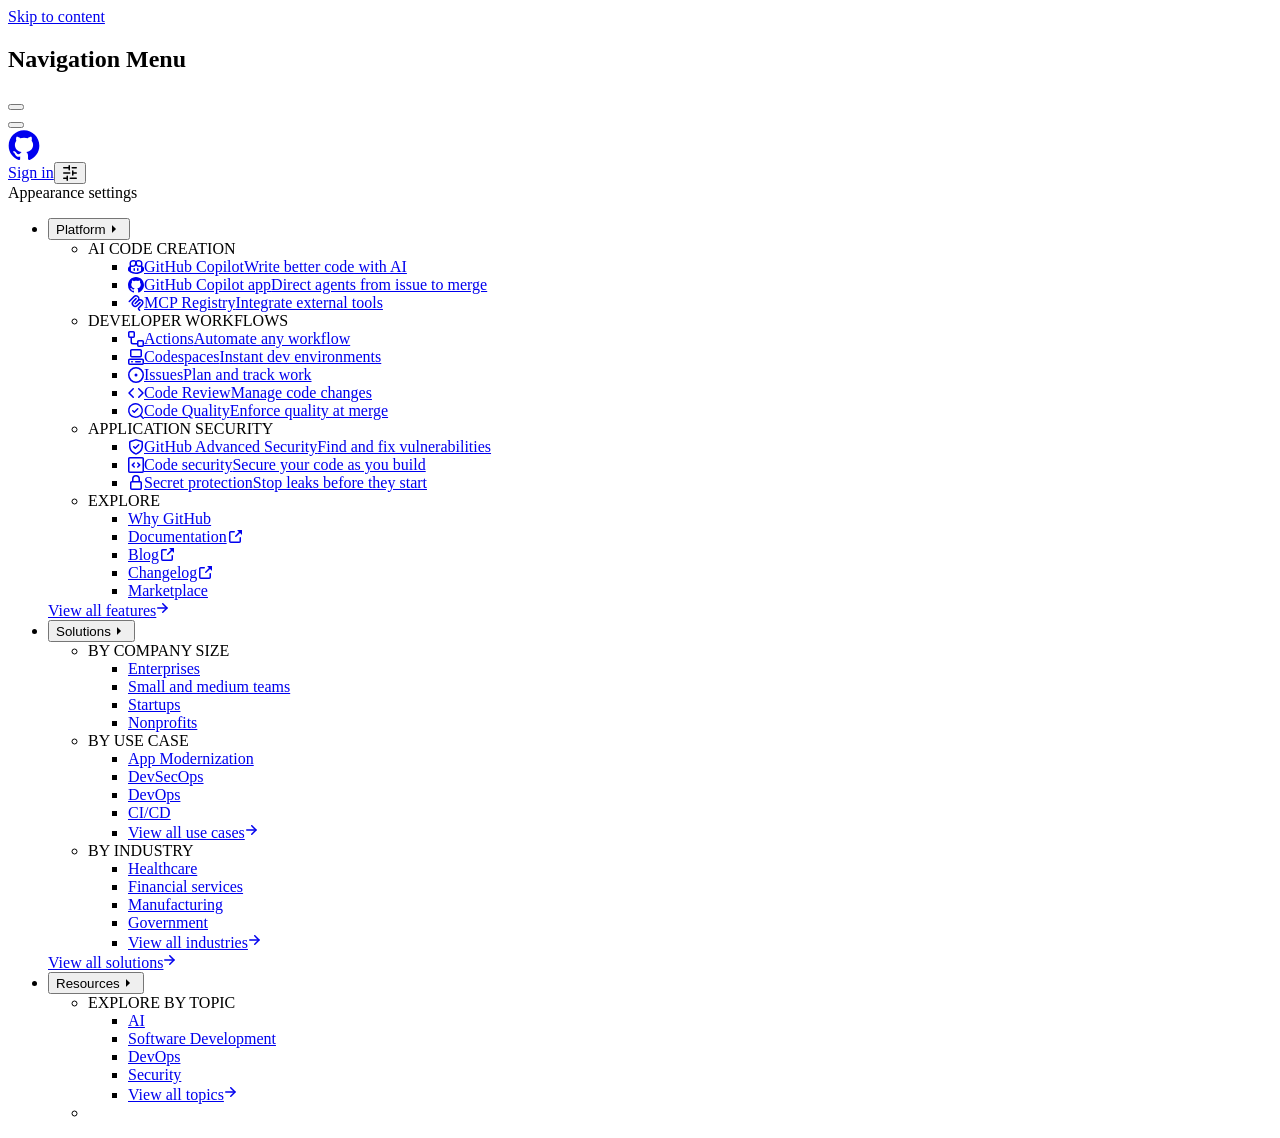
<file: _skill_audit/anthropics_skills_tree.html>
<!DOCTYPE html>
<html
  lang="en"
  
  data-color-mode="auto" data-light-theme="light" data-dark-theme="dark"
  data-a11y-animated-images="system" data-a11y-link-underlines="true"
  
  >




  <head>
    <meta charset="utf-8">
  <link rel="dns-prefetch" href="https://github.githubassets.com">
  <link rel="dns-prefetch" href="https://avatars.githubusercontent.com">
  <link rel="dns-prefetch" href="https://github-cloud.s3.amazonaws.com">
  <link rel="dns-prefetch" href="https://user-images.githubusercontent.com/">
  <link rel="preconnect" href="https://github.githubassets.com" crossorigin>
  <link rel="preconnect" href="https://avatars.githubusercontent.com">

<script type="importmap">{"imports":{"react":"https://github.githubassets.com/assets/react-e27d1b3e03961e68.js","react-dom":"https://github.githubassets.com/assets/react-dom-e5fd46a22d5c4058.js","react-dom/client":"https://github.githubassets.com/assets/react-dom-client-1b4a3ee065998cea.js","react-is":"https://github.githubassets.com/assets/react-is-e0b593954b4706d8.js","react-reconciler":"https://github.githubassets.com/assets/react-reconciler-8e99e505c4429605.js","react/compiler-runtime":"https://github.githubassets.com/assets/react-compiler-runtime-4610bd6d3de9c049.js","react/jsx-dev-runtime":"https://github.githubassets.com/assets/react-jsx-dev-runtime-ea55d68667d559e5.js","react/jsx-runtime":"https://github.githubassets.com/assets/react-jsx-runtime-4915cb0f5b3aff04.js","scheduler":"https://github.githubassets.com/assets/scheduler-58b860b049ca307c.js"}}</script>
<meta name="react-profiling" content="0" data-turbo-transient="true" />
<meta name="react-import-map" content="react,react-dom,react-dom/client,react-dom/profiling,react-is,react-reconciler,react/compiler-runtime,react/jsx-dev-runtime,react/jsx-runtime,scheduler@777f63f87cd0" data-turbo-track="reload" />
<link crossorigin="anonymous" rel="modulepreload" href="https://github.githubassets.com/assets/react-e27d1b3e03961e68.js" />
<link crossorigin="anonymous" rel="modulepreload" href="https://github.githubassets.com/assets/react-compiler-runtime-4610bd6d3de9c049.js" />
<link crossorigin="anonymous" rel="modulepreload" href="https://github.githubassets.com/assets/scheduler-58b860b049ca307c.js" />
<link crossorigin="anonymous" rel="modulepreload" href="https://github.githubassets.com/assets/react-dom-e5fd46a22d5c4058.js" />
<link crossorigin="anonymous" rel="modulepreload" href="https://github.githubassets.com/assets/react-dom-client-1b4a3ee065998cea.js" />
<link crossorigin="anonymous" rel="modulepreload" href="https://github.githubassets.com/assets/react-is-e0b593954b4706d8.js" />
<link crossorigin="anonymous" rel="modulepreload" href="https://github.githubassets.com/assets/react-jsx-runtime-4915cb0f5b3aff04.js" />
<link crossorigin="anonymous" rel="modulepreload" href="https://github.githubassets.com/assets/react-reconciler-8e99e505c4429605.js" />

  


  <link crossorigin="anonymous" media="all" rel="stylesheet" href="https://github.githubassets.com/assets/light-3a3d2c708970e4e8.css" /><link crossorigin="anonymous" media="all" rel="stylesheet" href="https://github.githubassets.com/assets/light_high_contrast-9c7b506bdc5ea73f.css" /><link crossorigin="anonymous" media="all" rel="stylesheet" href="https://github.githubassets.com/assets/dark-c9dacb4ec19616db.css" /><link crossorigin="anonymous" media="all" rel="stylesheet" href="https://github.githubassets.com/assets/dark_high_contrast-5ef38214a3eabc7d.css" /><link data-color-theme="light" crossorigin="anonymous" media="all" rel="stylesheet" data-href="https://github.githubassets.com/assets/light-3a3d2c708970e4e8.css" /><link data-color-theme="light_high_contrast" crossorigin="anonymous" media="all" rel="stylesheet" data-href="https://github.githubassets.com/assets/light_high_contrast-9c7b506bdc5ea73f.css" /><link data-color-theme="light_colorblind" crossorigin="anonymous" media="all" rel="stylesheet" data-href="https://github.githubassets.com/assets/light_colorblind-3862d92e8cad06f0.css" /><link data-color-theme="light_colorblind_high_contrast" crossorigin="anonymous" media="all" rel="stylesheet" data-href="https://github.githubassets.com/assets/light_colorblind_high_contrast-554f83c57e146400.css" /><link data-color-theme="light_tritanopia" crossorigin="anonymous" media="all" rel="stylesheet" data-href="https://github.githubassets.com/assets/light_tritanopia-8a8312bd5594c79a.css" /><link data-color-theme="light_tritanopia_high_contrast" crossorigin="anonymous" media="all" rel="stylesheet" data-href="https://github.githubassets.com/assets/light_tritanopia_high_contrast-26b9d9807a0334fb.css" /><link data-color-theme="dark" crossorigin="anonymous" media="all" rel="stylesheet" data-href="https://github.githubassets.com/assets/dark-c9dacb4ec19616db.css" /><link data-color-theme="dark_high_contrast" crossorigin="anonymous" media="all" rel="stylesheet" data-href="https://github.githubassets.com/assets/dark_high_contrast-5ef38214a3eabc7d.css" /><link data-color-theme="dark_colorblind" crossorigin="anonymous" media="all" rel="stylesheet" data-href="https://github.githubassets.com/assets/dark_colorblind-bea0b289618fbfb6.css" /><link data-color-theme="dark_colorblind_high_contrast" crossorigin="anonymous" media="all" rel="stylesheet" data-href="https://github.githubassets.com/assets/dark_colorblind_high_contrast-fe483dca5ad67edd.css" /><link data-color-theme="dark_tritanopia" crossorigin="anonymous" media="all" rel="stylesheet" data-href="https://github.githubassets.com/assets/dark_tritanopia-7d4b8c531c77a24a.css" /><link data-color-theme="dark_tritanopia_high_contrast" crossorigin="anonymous" media="all" rel="stylesheet" data-href="https://github.githubassets.com/assets/dark_tritanopia_high_contrast-edfb3968733aaf25.css" /><link data-color-theme="dark_dimmed" crossorigin="anonymous" media="all" rel="stylesheet" data-href="https://github.githubassets.com/assets/dark_dimmed-1f24e8126354e7aa.css" /><link data-color-theme="dark_dimmed_high_contrast" crossorigin="anonymous" media="all" rel="stylesheet" data-href="https://github.githubassets.com/assets/dark_dimmed_high_contrast-bb55737dcb13dc9b.css" />

  <style type="text/css">
    :root {
      --tab-size-preference: 4;
    }

    pre, code {
      tab-size: var(--tab-size-preference);
    }
  </style>

    <link crossorigin="anonymous" media="all" rel="stylesheet" href="https://github.githubassets.com/assets/primer-primitives-02e066689466a8cd.css" />
    <link crossorigin="anonymous" media="all" rel="stylesheet" href="https://github.githubassets.com/assets/primer-38ae573fa780d76a.css" />
    <link crossorigin="anonymous" media="all" rel="stylesheet" href="https://github.githubassets.com/assets/global-58d1122073b19732.css" />
    <link crossorigin="anonymous" media="all" rel="stylesheet" href="https://github.githubassets.com/assets/github-0b4a3ee3d18dc2f0.css" />
  <link crossorigin="anonymous" media="all" rel="stylesheet" href="https://github.githubassets.com/assets/repository-542ca59b4b92999d.css" />
<link crossorigin="anonymous" media="all" rel="stylesheet" href="https://github.githubassets.com/assets/code-b25a4886e30e3e5f.css" />

  

  <script type="application/json" id="client-env">{"locale":"en","featureFlags":["actions_caches_react_shell","actions_enable_background_steps","actions_new_hosted_runner_image_select_sizes_and_versions","actions_runners_react_shell","actions_workflows_react_toggle","agent_author_search_expansion","agent_author_search_expansion_ui_pulls","alternate_user_config_repo","async_conversion_coverage_enabled","billing_billable_licenses_cost_center_bucket_fix","billing_budget_expiration","billing_cost_center_list_assigned_resources","billing_discount_threshold_notification","code_quality_enablement_banner_targeting","code_quality_remove_preview","code_view_raf_sticky_lines","codespaces_prebuild_region_target_update","coding_agent_third_party_model_ui","copilot_agent_snippy","copilot_ahp_tool_call_timing","copilot_api_agentic_issue_marshal_yaml","copilot_automation_repo_mcp_servers","copilot_automation_suggest_tools_gpt_5_mini","copilot_automations_pagination","copilot_base_model_policy_row","copilot_chat_auto_mode_v2","copilot_chat_clear_model_selection_for_default_change","copilot_chat_persist_session_drafts","copilot_chat_vision_dotcom_chat_ga_gate","copilot_css_textarea_autosize","copilot_custom_copilots","copilot_custom_copilots_feature_preview","copilot_duplicate_thread","copilot_extensions_removal_on_marketplace","copilot_fix_failed_workflows_all_skus","copilot_hide_hovercard","copilot_immersive_task_hyperlinking","copilot_managed_settings_validation_file_links","copilot_mc_cli_resume_any_users_task","copilot_mission_control_agent_merge_fix_ci","copilot_mission_control_agent_merge_resolve_conflicts","copilot_mission_control_awps_batching","copilot_mission_control_early_stop","copilot_mission_control_needs_attention","copilot_mission_control_reasoning_effort","copilot_mission_control_reuse_project_workspace","copilot_mission_control_sandbox_remote_bypass","copilot_mission_control_task_alive_updates","copilot_mission_control_task_sharing","copilot_org_policy_page_focus_mode","copilot_share_active_subthread","copilot_spaces_ga","copilot_spaces_individual_policies_ga","copilot_swe_agent_authorization_status_ui","copilot_swe_agent_automation_resource_scoped_writes","copilot_swe_agent_discussion_comment_trigger","copilot_swe_agent_discussion_opened_trigger","copilot_swe_agent_discussion_updated_trigger","copilot_swe_agent_hide_model_picker_if_only_auto","copilot_swe_agent_issue_assigned_trigger","copilot_swe_agent_issue_closed_trigger","copilot_swe_agent_issue_comment_trigger","copilot_swe_agent_issue_labeled_trigger","copilot_swe_agent_issue_reopened_trigger","copilot_swe_agent_pr_comment_model_picker","copilot_swe_agent_pull_request_assigned_trigger","copilot_swe_agent_pull_request_closed_trigger","copilot_swe_agent_pull_request_comment_trigger","copilot_swe_agent_pull_request_converted_to_draft_trigger","copilot_swe_agent_pull_request_labeled_trigger","copilot_swe_agent_pull_request_merged_trigger","copilot_swe_agent_pull_request_opened_trigger","copilot_swe_agent_pull_request_ready_for_review_trigger","copilot_swe_agent_pull_request_reopened_trigger","copilot_swe_agent_pull_request_review_dismissed_trigger","copilot_swe_agent_pull_request_review_requested_trigger","copilot_swe_agent_pull_request_review_submitted_trigger","copilot_swe_agent_pull_request_review_thread_resolved_trigger","copilot_swe_agent_pull_request_review_thread_unresolved_trigger","copilot_swe_agent_pull_request_synchronize_trigger","copilot_swe_agent_sub_issue_added_trigger","copilot_swe_agent_use_subagents","copilot_task_api_github_rest_style","copilot_task_scoped_alive_channel","copilot_token_based_billing","copilot_unconfigured_is_inherited","copilot_user_can_upgrade_plan_field","copilot_workbench_sunset_redirect","dashboard_agents_module_auth_token_check","dashboard_indexeddb_caching","fgpat_permissions_selector_redesign","glc_code_quality_repo_settings_workflow_config","hyperspace_2025_logged_out_batch_1","hyperspace_2025_logged_out_batch_2","hyperspace_2025_logged_out_batch_3","in_product_messaging_datadog_monitoring","ipm_ubb_individual_budget_banner","issue_fields_multi_select","issue_inline_avatars","issue_pinned_views","issue_pinned_views_team_vs_personal","issue_relative_time_micro","issues_expanded_file_types","issues_hide_closed_sub_issues","issues_lazy_load_comment_box_suggestions","issues_react_chrome_container_query_fix","labels_archiving","labels_archiving_info","landing_pages_ninetailed","lifecycle_label_name_updates","marketing_cookie_consent_banner","marketing_pages_search_explore_provider","marketplace_sidebar_layout","memex_default_issue_create_repository","memex_live_update_hovercard","memex_mwl_filter_field_delimiter","memex_remove_deprecated_type_issue","merge_queue_restricted_pushers_warning","merge_status_header_feedback","milestone_closed_issues_prioritization","octocaptcha_origin_optimization","one_copilot_dashboard_direct_task_launch","one_copilot_mcp_loading_status","primer_react_css_anchor_positioning","primer_react_merged_forwarded_refs","primer_react_timeline_list_semantics","prs_contextual_comment_controls","prs_copilot_app_open_action","prs_css_anchor_positioning","prs_interweave_commits_into_comments","prs_url_search_param_panels","pull_request_copilot_attribution_header","pull_request_overview_panel_edit_description","pull_request_persister","pull_request_stacks_navigation_shortcuts","pull_request_virtualization_image_estimate","pull_request_virtualization_loader_batching","pull_request_virtualization_scroll_compensation","pull_request_virtualization_scroll_intent","pull_requests_deferred_highlight_fallback","quick_search_lazy_suggestions","react_blob_isolate_code_lines","react_blob_overlay","react_blob_ssr_content_visibility","react_data_router_nonblocking_revalidation","react_data_router_tanstack_allowed","react_logged_out_repository_header","react_query_props_with_key","react_sandbox_future_tanstack","repo_app_turbo","repo_deployments_sidebar_layout","repo_issues_sidebar_layout","repo_pulls_dashboard_persistence","repos_contributors_limited_default_range","review_involves_filter","rule_ignored_file_paths","rulesets_actor_list_editor","sample_network_conn_type","security_center_artifact_filters_popover","see_who_reacted","semantic_similarity_duplicate_issue_detection","session_logs_ungroup_reasoning_text","set_sha256_on_repo_creation_form","site_banner_desktop_copilot_app","site_ghca_pixel_mona","site_github_app_ga_page","site_github_app_ga_page_highlight","site_github_app_mobile_native_share","site_landing_pages_stable_canvas_position","speculation_rules_ui_service","suggest_custom_property_values_copilot","suppress_automated_browser_vitals","swp_forms_disable_octocaptcha","thread_resolution_reason","trusted_types","trusted_types_policies","ui_service_code_view_budget_banner_eligibility","ui_service_import_map_hydration_slot","universe26_banners_virt","update_issue_suggestions","viewscreen_sandbox","warn_inaccessible_attachments","webp_support","workstream_plugin_bootstrap"],"githubDomain":"https://github.com","copilotApiOverrideUrl":"https://api.githubcopilot.com","cmcApiUrl":"https://api.github.com/cmc_internal/api"}</script>
<script crossorigin="anonymous" type="module" src="https://github.githubassets.com/assets/high-contrast-cookie-dac2ceb09ceb817d.js"></script>
<link crossorigin="anonymous" rel="modulepreload" href="https://github.githubassets.com/assets/wp-runtime-312c4808f24adde0.js" />
<link crossorigin="anonymous" rel="modulepreload" href="https://github.githubassets.com/assets/app-foundation-799625033ee8341e.js" />
<link crossorigin="anonymous" rel="modulepreload" href="https://github.githubassets.com/assets/app-runtime-75fe7337a5ae1f43.js" />
<link crossorigin="anonymous" rel="modulepreload" href="https://github.githubassets.com/assets/fetch-utilities-4206e824857cdbac.js" />
<link crossorigin="anonymous" rel="modulepreload" href="https://github.githubassets.com/assets/ser-1ce9ba53965ee000.js" />
<link crossorigin="anonymous" rel="modulepreload" href="https://github.githubassets.com/assets/tp-e043b09789480cb5.js" />
<script crossorigin="anonymous" type="module" src="https://github.githubassets.com/assets/environment-2c9d328d24050b3d.js" defer="defer"></script>
<link crossorigin="anonymous" media="all" rel="stylesheet" href="https://github.githubassets.com/assets/app-runtime.11d24f4ef5060b0f.module.css" />
<link crossorigin="anonymous" rel="modulepreload" href="https://github.githubassets.com/assets/catalyst-5bc36fa5a846f5a0.js" />
<link crossorigin="anonymous" rel="modulepreload" href="https://github.githubassets.com/assets/selector-observer-7ae05416e4a383ae.js" />
<link crossorigin="anonymous" rel="modulepreload" href="https://github.githubassets.com/assets/relative-time-element-b2d8b7dede692c9f.js" />
<link crossorigin="anonymous" rel="modulepreload" href="https://github.githubassets.com/assets/by-473024a3f6cb3892.js" />
<link crossorigin="anonymous" rel="modulepreload" href="https://github.githubassets.com/assets/ja9-b94de714266ba389.js" />
<link crossorigin="anonymous" rel="modulepreload" href="https://github.githubassets.com/assets/3h2-5f8899065b81d778.js" />
<link crossorigin="anonymous" rel="modulepreload" href="https://github.githubassets.com/assets/t2-19741658de225445.js" />
<link crossorigin="anonymous" rel="modulepreload" href="https://github.githubassets.com/assets/z8-5c899bb34cf0fc51.js" />
<link crossorigin="anonymous" rel="modulepreload" href="https://github.githubassets.com/assets/hj-ece3bec966e8a2b6.js" />
<link crossorigin="anonymous" rel="modulepreload" href="https://github.githubassets.com/assets/wc-33edcf25ba11d33f.js" />
<script crossorigin="anonymous" type="module" src="https://github.githubassets.com/assets/github-elements-1f300f051403c80b.js" defer="defer"></script>
<script crossorigin="anonymous" type="module" src="https://github.githubassets.com/assets/element-registry-2df4f5b7e3427527.js" defer="defer"></script>
<link crossorigin="anonymous" rel="modulepreload" href="https://github.githubassets.com/assets/runtime-helpers-b7e0a61126a143c7.js" />
<link crossorigin="anonymous" rel="modulepreload" href="https://github.githubassets.com/assets/aria-live-edd851c704c6b3ca.js" />
<link crossorigin="anonymous" rel="modulepreload" href="https://github.githubassets.com/assets/hotkey-a82e6cb07443fd1c.js" />
<link crossorigin="anonymous" rel="modulepreload" href="https://github.githubassets.com/assets/react-core-7fe869c9c8566fc0.js" />
<link crossorigin="anonymous" rel="modulepreload" href="https://github.githubassets.com/assets/a96-f44dcca0945fa24d.js" />
<link crossorigin="anonymous" rel="modulepreload" href="https://github.githubassets.com/assets/ur-b820e79826e6a550.js" />
<link crossorigin="anonymous" rel="modulepreload" href="https://github.githubassets.com/assets/4t-f1181f796eb9ea15.js" />
<link crossorigin="anonymous" rel="modulepreload" href="https://github.githubassets.com/assets/pb0-b19b273276c337a2.js" />
<link crossorigin="anonymous" rel="modulepreload" href="https://github.githubassets.com/assets/6n-b72a71e2477d5d76.js" />
<link crossorigin="anonymous" rel="modulepreload" href="https://github.githubassets.com/assets/z-b2cf9f86cb4bed3b.js" />
<link crossorigin="anonymous" rel="modulepreload" href="https://github.githubassets.com/assets/9k-707f3c96c4acaae5.js" />
<link crossorigin="anonymous" rel="modulepreload" href="https://github.githubassets.com/assets/0r-4c4af04176d5b5a2.js" />
<link crossorigin="anonymous" rel="modulepreload" href="https://github.githubassets.com/assets/etr-10a33b4e28a5264e.js" />
<link crossorigin="anonymous" rel="modulepreload" href="https://github.githubassets.com/assets/ow-98d10140e8228c74.js" />
<link crossorigin="anonymous" rel="modulepreload" href="https://github.githubassets.com/assets/b3-8c6a9e264988c148.js" />
<link crossorigin="anonymous" rel="modulepreload" href="https://github.githubassets.com/assets/eonf-7297a0ec85fc5281.js" />
<link crossorigin="anonymous" rel="modulepreload" href="https://github.githubassets.com/assets/xrz-5d469e804fd41d09.js" />
<link crossorigin="anonymous" rel="modulepreload" href="https://github.githubassets.com/assets/yga-dd50cf95593467fe.js" />
<script crossorigin="anonymous" type="module" src="https://github.githubassets.com/assets/behaviors-496926ed0e769c1a.js" defer="defer"></script>
<link crossorigin="anonymous" media="all" rel="stylesheet" href="https://github.githubassets.com/assets/react-core.fab33199790f05d6.module.css" />
<link crossorigin="anonymous" rel="modulepreload" href="https://github.githubassets.com/assets/n9c-3506ddcf805d5421.js" />
<script crossorigin="anonymous" type="module" src="https://github.githubassets.com/assets/codespaces-2595d1b56f36e420.js" defer="defer"></script>
<link crossorigin="anonymous" rel="modulepreload" href="https://github.githubassets.com/assets/li-902486fa635be114.js" />
<script crossorigin="anonymous" type="module" src="https://github.githubassets.com/assets/repositories-a7347611764d499a.js" defer="defer"></script>
<script crossorigin="anonymous" type="module" src="https://github.githubassets.com/assets/code-menu-9bf28b90401bf038.js" defer="defer"></script>
  
  <link crossorigin="anonymous" rel="modulepreload" href="https://github.githubassets.com/assets/primer-react-aa472ad9b7027c95.js" />
<link crossorigin="anonymous" rel="modulepreload" href="https://github.githubassets.com/assets/op-76db8804e205b5d5.js" />
<link crossorigin="anonymous" rel="modulepreload" href="https://github.githubassets.com/assets/nc-2485e88d8a01d9c2.js" />
<link crossorigin="anonymous" rel="modulepreload" href="https://github.githubassets.com/assets/qmp-308230626a2aedb0.js" />
<link crossorigin="anonymous" rel="modulepreload" href="https://github.githubassets.com/assets/j6-f38514fb943db6ec.js" />
<link crossorigin="anonymous" rel="modulepreload" href="https://github.githubassets.com/assets/t7l-699ca510ac327acf.js" />
<link crossorigin="anonymous" rel="modulepreload" href="https://github.githubassets.com/assets/4u-bf6e08201764cb0a.js" />
<link crossorigin="anonymous" rel="modulepreload" href="https://github.githubassets.com/assets/s0-307dd28b274d0fad.js" />
<link crossorigin="anonymous" rel="modulepreload" href="https://github.githubassets.com/assets/y5-4fcf85a93b5b06b0.js" />
<link crossorigin="anonymous" rel="modulepreload" href="https://github.githubassets.com/assets/zd-61606dd1c14634aa.js" />
<link crossorigin="anonymous" rel="modulepreload" href="https://github.githubassets.com/assets/7v-88e5da497f84e96d.js" />
<link crossorigin="anonymous" rel="modulepreload" href="https://github.githubassets.com/assets/15-f26349519bec5482.js" />
<link crossorigin="anonymous" rel="modulepreload" href="https://github.githubassets.com/assets/5w-452c3a937483ff49.js" />
<link crossorigin="anonymous" rel="modulepreload" href="https://github.githubassets.com/assets/la-27ea91f01fa7ffcf.js" />
<link crossorigin="anonymous" rel="modulepreload" href="https://github.githubassets.com/assets/a3-535693ca876f3978.js" />
<link crossorigin="anonymous" rel="modulepreload" href="https://github.githubassets.com/assets/fx0-05f68952cd4c4b54.js" />
<link crossorigin="anonymous" rel="modulepreload" href="https://github.githubassets.com/assets/tjn-c8192b2dabd1ae8c.js" />
<link crossorigin="anonymous" rel="modulepreload" href="https://github.githubassets.com/assets/owu-d27475511623d054.js" />
<link crossorigin="anonymous" rel="modulepreload" href="https://github.githubassets.com/assets/j8z-2b6baec9227eb98c.js" />
<link crossorigin="anonymous" rel="modulepreload" href="https://github.githubassets.com/assets/znp-671ea2c74aed7e30.js" />
<link crossorigin="anonymous" rel="modulepreload" href="https://github.githubassets.com/assets/3s-ebbc335534e40b2a.js" />
<link crossorigin="anonymous" rel="modulepreload" href="https://github.githubassets.com/assets/gj-b68aa2e46dac0e69.js" />
<link crossorigin="anonymous" rel="modulepreload" href="https://github.githubassets.com/assets/4y-9b20c7f1b1e68334.js" />
<link crossorigin="anonymous" rel="modulepreload" href="https://github.githubassets.com/assets/0-8bb1b20ebce778dd.js" />
<link crossorigin="anonymous" rel="modulepreload" href="https://github.githubassets.com/assets/jn-8d682b11fce7d25e.js" />
<link crossorigin="anonymous" rel="modulepreload" href="https://github.githubassets.com/assets/fn-80ae055b0fa5b680.js" />
<link crossorigin="anonymous" rel="modulepreload" href="https://github.githubassets.com/assets/q6j-a0f5c18f21eed301.js" />
<link crossorigin="anonymous" rel="modulepreload" href="https://github.githubassets.com/assets/b2-35e229a50d0f3d05.js" />
<link crossorigin="anonymous" rel="modulepreload" href="https://github.githubassets.com/assets/pgx-dd79b7c9d5ccc946.js" />
<link crossorigin="anonymous" rel="modulepreload" href="https://github.githubassets.com/assets/lrk-ea49e115e48ba34b.js" />
<link crossorigin="anonymous" rel="modulepreload" href="https://github.githubassets.com/assets/mlz-b5402a5997108f93.js" />
<link crossorigin="anonymous" rel="modulepreload" href="https://github.githubassets.com/assets/dx-4c2b444c4f196d9b.js" />
<link crossorigin="anonymous" rel="modulepreload" href="https://github.githubassets.com/assets/sm-22346830d5e5a763.js" />
<link crossorigin="anonymous" rel="modulepreload" href="https://github.githubassets.com/assets/i2-5e26ac37ee961d06.js" />
<link crossorigin="anonymous" rel="modulepreload" href="https://github.githubassets.com/assets/zxp-8605766e34ac5962.js" />
<link crossorigin="anonymous" rel="modulepreload" href="https://github.githubassets.com/assets/43-efe637f521d688f0.js" />
<link crossorigin="anonymous" rel="modulepreload" href="https://github.githubassets.com/assets/jh-0ab10fa757b2a800.js" />
<link crossorigin="anonymous" rel="modulepreload" href="https://github.githubassets.com/assets/0yx-6e44b5cba2d0d1f7.js" />
<link crossorigin="anonymous" rel="modulepreload" href="https://github.githubassets.com/assets/k54-6cf64d936e253d31.js" />
<link crossorigin="anonymous" rel="modulepreload" href="https://github.githubassets.com/assets/up-9ba623fe31b3ad8b.js" />
<link crossorigin="anonymous" rel="modulepreload" href="https://github.githubassets.com/assets/w8-23532d07ea4ef9d5.js" />
<link crossorigin="anonymous" rel="modulepreload" href="https://github.githubassets.com/assets/gd-c0d7e6321e1379df.js" />
<link crossorigin="anonymous" rel="modulepreload" href="https://github.githubassets.com/assets/d0-05f8d14a7470eb9e.js" />
<link crossorigin="anonymous" rel="modulepreload" href="https://github.githubassets.com/assets/c28-7bbf3d68f4dce8b5.js" />
<link crossorigin="anonymous" rel="modulepreload" href="https://github.githubassets.com/assets/ti-5a1f71482f5e6a07.js" />
<link crossorigin="anonymous" rel="modulepreload" href="https://github.githubassets.com/assets/y2-2f581d0564f88f89.js" />
<link crossorigin="anonymous" rel="modulepreload" href="https://github.githubassets.com/assets/9xk-7f6912c4c8ddb34a.js" />
<link crossorigin="anonymous" rel="modulepreload" href="https://github.githubassets.com/assets/6z-8b64f176b6154ae7.js" />
<script crossorigin="anonymous" type="module" src="https://github.githubassets.com/assets/code-view-7f90b1d7391549f9.js" defer="defer"></script>
<link crossorigin="anonymous" media="all" rel="stylesheet" href="https://github.githubassets.com/assets/primer-react-css.41e8289c1ff152bd.module.css" />
<link crossorigin="anonymous" media="all" rel="stylesheet" href="https://github.githubassets.com/assets/0yx.87256cbd6216cf2c.module.css" />
<link crossorigin="anonymous" media="all" rel="stylesheet" href="https://github.githubassets.com/assets/k54.e9cc8c0ec9e8e133.module.css" />
<link crossorigin="anonymous" media="all" rel="stylesheet" href="https://github.githubassets.com/assets/code-view.b689bba6c14b6e61.module.css" />


  <title>skills/skills at main · anthropics/skills · GitHub</title>



  <meta name="route-pattern" content="/:user_id/:repository/tree/*name(/*path)" data-turbo-transient>
  <meta name="route-controller" content="files" data-turbo-transient>
  <meta name="route-action" content="disambiguate" data-turbo-transient>
  <meta name="fetch-nonce" content="v2:740f819c-b90d-985d-e7a8-37677f14dffb">

    
  <meta name="current-catalog-service-hash" content="f3abb0cc802f3d7b95fc8762b94bdcb13bf39634c40c357301c4aa1d67a256fb">


  <meta name="request-id" content="5D44:2E449:6F71FC:B12A25:6AD6B4ED" data-pjax-transient="true"/><meta name="html-safe-nonce" content="e20b22120a044fe3771fce1e97efaf51768489435ba4bd3bc2a9b1a49403aa5c" data-pjax-transient="true"/><meta name="visitor-payload" content="[base64]" data-pjax-transient="true"/><meta name="visitor-hmac" content="c8fc417a12cadccf11dd1423eb86b2679553e1f66ebe93f9ef49b0314fc7447f" data-pjax-transient="true"/>


    <meta name="hovercard-subject-tag" content="repository:1061953414" data-turbo-transient>


  <meta name="github-keyboard-shortcuts" content="repository,source-code,file-tree,copilot" data-turbo-transient="true" />
  

  <meta name="selected-link" value="repo_source" data-turbo-transient>
  <link rel="assets" href="https://github.githubassets.com/">

    <meta name="google-site-verification" content="Apib7-x98H0j5cPqHWwSMm6dNU4GmODRoqxLiDzdx9I">

<meta name="octolytics-url" content="https://collector.github.com/github/collect" />





  <meta name="analytics-location" content="/&lt;user-name&gt;/&lt;repo-name&gt;/files/disambiguate" data-turbo-transient="true" />

  




    <meta name="user-login" content="">

  

    <meta name="viewport" content="width=device-width">

    

      <meta name="description" content="Public repository for Agent Skills. Contribute to anthropics/skills development by creating an account on GitHub.">

      <link rel="search" type="application/opensearchdescription+xml" href="/opensearch.xml" title="GitHub">

    <link rel="fluid-icon" href="https://github.com/fluidicon.png" title="GitHub">
    <meta property="fb:app_id" content="1401488693436528">
    <meta name="apple-itunes-app" content="app-id=1477376905, app-argument=https://github.com/anthropics/skills/tree/main/skills" />

      <meta name="twitter:image" content="https://opengraph.githubassets.com/ebb7d4f4f2c78c23d674c05690bb4ca1895b314ad7c24b2e9e8b46a3f9dc0985/anthropics/skills" /><meta name="twitter:site" content="@github" /><meta name="twitter:card" content="summary_large_image" /><meta name="twitter:title" content="skills/skills at main · anthropics/skills" /><meta name="twitter:description" content="Public repository for Agent Skills. Contribute to anthropics/skills development by creating an account on GitHub." />
  <meta property="og:image" content="https://opengraph.githubassets.com/ebb7d4f4f2c78c23d674c05690bb4ca1895b314ad7c24b2e9e8b46a3f9dc0985/anthropics/skills" /><meta property="og:image:alt" content="Public repository for Agent Skills. Contribute to anthropics/skills development by creating an account on GitHub." /><meta property="og:image:width" content="1200" /><meta property="og:image:height" content="600" /><meta property="og:site_name" content="GitHub" /><meta property="og:type" content="object" /><meta property="og:title" content="skills/skills at main · anthropics/skills" /><meta property="og:url" content="https://github.com/anthropics/skills/tree/main/skills" /><meta property="og:description" content="Public repository for Agent Skills. Contribute to anthropics/skills development by creating an account on GitHub." />
  




      <meta name="hostname" content="github.com">



        <meta name="expected-hostname" content="github.com">


  <meta http-equiv="x-pjax-version" content="cb1faaea892329c87bef769f539ca6f83bf572f3bfbc7f65fff31e77d61b9b56" data-turbo-track="reload">
  <meta http-equiv="x-pjax-csp-version" content="c4a65e47b0c850e1157ae8e66298070851d7e3b558038de5a3b4ff7a93e630ed" data-turbo-track="reload">
  <meta http-equiv="x-pjax-css-version" content="29e3e619e13ed4b9386c950d46470e37da904acb4e96237d9ce12fcfbc801992" data-turbo-track="reload">
  <meta http-equiv="x-pjax-js-version" content="2e84e30b22aa4cd36a5f3b6b7a4cf758ffaa6c23dc76493933435ec4cda32656" data-turbo-track="reload">

  <meta name="turbo-cache-control" content="no-preview" data-turbo-transient="">

      <meta name="turbo-cache-control" content="no-cache" data-turbo-transient>

    <meta data-hydrostats="publish">

  <meta name="go-import" content="github.com/anthropics/skills git https://github.com/anthropics/skills.git">

  <meta name="octolytics-dimension-user_id" content="76263028" /><meta name="octolytics-dimension-user_login" content="anthropics" /><meta name="octolytics-dimension-repository_id" content="1061953414" /><meta name="octolytics-dimension-repository_nwo" content="anthropics/skills" /><meta name="octolytics-dimension-repository_public" content="true" /><meta name="octolytics-dimension-repository_is_fork" content="false" /><meta name="octolytics-dimension-repository_network_root_id" content="1061953414" /><meta name="octolytics-dimension-repository_network_root_nwo" content="anthropics/skills" />
  



    

    <meta name="turbo-body-classes" content="logged-out env-production page-responsive">
  <meta name="disable-turbo" content="false">


  <meta name="browser-stats-url" content="https://api.github.com/_private/browser/stats">


  <meta name="browser-errors-url" content="https://api.github.com/_private/browser/errors">

  <meta name="release" content="36d1fd9a39cadcefd6b1efa4d695c23ad6161fb5" data-turbo-track="reload">
  <meta name="ui-target" content="full">

  <link rel="mask-icon" href="https://github.githubassets.com/assets/pinned-octocat-093da3e6fa40.svg" color="#000000">
  <link rel="alternate icon" class="js-site-favicon" type="image/png" href="https://github.githubassets.com/favicons/favicon.png">
  <link rel="icon" class="js-site-favicon" type="image/svg+xml" href="https://github.githubassets.com/favicons/favicon.svg" data-base-href="https://github.githubassets.com/favicons/favicon">

<meta name="theme-color" content="#1e2327">
<meta name="color-scheme" content="light dark" />


  <link rel="manifest" href="/manifest.json" crossOrigin="use-credentials">

  </head>

  <body class="logged-out env-production page-responsive" style="word-wrap: break-word;" >
    <div data-turbo-body class="logged-out env-production page-responsive" style="word-wrap: break-word;" >
      <div id="__primerPortalRoot__" style="z-index: 1000; position: absolute; width: 100%;" data-turbo-permanent></div>
      

    <div class="position-relative header-wrapper js-header-wrapper ">
      <a href="#start-of-content" data-skip-target-assigned="false" class="px-2 tmp-py-4 color-bg-accent-emphasis color-fg-on-emphasis show-on-focus js-skip-to-content">Skip to content</a>

      <span data-view-component="true" class="progress-pjax-loader Progress position-fixed width-full">
    <span style="width: 0%;" data-view-component="true" class="Progress-item progress-pjax-loader-bar left-0 top-0 color-bg-accent-emphasis"></span>
</span>      
      <link crossorigin="anonymous" rel="modulepreload" href="https://github.githubassets.com/assets/bbj-120f614daab2ee1d.js" fetchpriority="low" />
<link crossorigin="anonymous" rel="modulepreload" href="https://github.githubassets.com/assets/keyboard-shortcuts-dialog-65bf5a498761cba1.js" fetchpriority="low" />
<link crossorigin="anonymous" media="all" rel="stylesheet" href="https://github.githubassets.com/assets/primer-react-css.41e8289c1ff152bd.module.css" />
<link crossorigin="anonymous" media="all" rel="stylesheet" href="https://github.githubassets.com/assets/keyboard-shortcuts-dialog.ef71329f488f6c25.module.css" />

<react-partial
  partial-name="keyboard-shortcuts-dialog"
  data-ssr="false"
  data-attempted-ssr="false"
  data-react-profiling="false"
>
  
  <script type="application/json" data-target="react-partial.embeddedData">{"props":{"docsUrl":"https://docs.github.com/get-started/accessibility/keyboard-shortcuts"}}</script>
  <div data-target="react-partial.reactRoot"></div>
</react-partial>





      

          <link crossorigin="anonymous" rel="modulepreload" href="https://github.githubassets.com/assets/g6m-a05cbcd94ac196d8.js" fetchpriority="low" />
<link crossorigin="anonymous" rel="modulepreload" href="https://github.githubassets.com/assets/app-install-banner-partial-69d82c010417c6a9.js" fetchpriority="low" />
<link crossorigin="anonymous" media="all" rel="stylesheet" href="https://github.githubassets.com/assets/primer-react-css.41e8289c1ff152bd.module.css" />
<link crossorigin="anonymous" media="all" rel="stylesheet" href="https://github.githubassets.com/assets/app-install-banner-partial.26b679570b3b1553.module.css" />

<react-partial
  partial-name="app-install-banner-partial"
  data-ssr="false"
  data-attempted-ssr="false"
  data-react-profiling="false"
>
  
  <script type="application/json" data-target="react-partial.embeddedData">{"props":{}}</script>
  <div data-target="react-partial.reactRoot"></div>
</react-partial>


          

                <link crossorigin="anonymous" rel="modulepreload" href="https://github.githubassets.com/assets/et9-6f05589c8621e03c.js" fetchpriority="low" />
<link crossorigin="anonymous" rel="modulepreload" href="https://github.githubassets.com/assets/id-6e69bc70bac6b188.js" fetchpriority="low" />
<link crossorigin="anonymous" rel="modulepreload" href="https://github.githubassets.com/assets/fz-cb55e83c29d0a351.js" fetchpriority="low" />
<link crossorigin="anonymous" rel="modulepreload" href="https://github.githubassets.com/assets/jbz-52a745dad9e9a69a.js" fetchpriority="low" />
<link crossorigin="anonymous" rel="modulepreload" href="https://github.githubassets.com/assets/h4-1b8e14009663edc9.js" fetchpriority="low" />
<link crossorigin="anonymous" rel="modulepreload" href="https://github.githubassets.com/assets/mhh-8ec07c1858d988b9.js" fetchpriority="low" />
<link crossorigin="anonymous" rel="modulepreload" href="https://github.githubassets.com/assets/97-0c9e3d8ca57bb36c.js" fetchpriority="low" />
<link crossorigin="anonymous" rel="modulepreload" href="https://github.githubassets.com/assets/marketing-header-2e96e58a6f99023b.js" fetchpriority="low" />
<link crossorigin="anonymous" media="all" rel="stylesheet" href="https://github.githubassets.com/assets/primer-react-css.41e8289c1ff152bd.module.css" />
<link crossorigin="anonymous" media="all" rel="stylesheet" href="https://github.githubassets.com/assets/primer-react-brand-css.011e078829877390.module.css" />
<link crossorigin="anonymous" media="all" rel="stylesheet" href="https://github.githubassets.com/assets/marketing-header.9aaa8c6077b5fb62.module.css" />

<react-partial
  partial-name="marketing-header"
  data-ssr="true"
  data-attempted-ssr="true"
  data-react-profiling="false"
>
  
  <script type="application/json" data-target="react-partial.embeddedData">{"props":{"color_mode":"dark","logged_in":false,"marketing_page":false,"home_path":"/","login_path":"/login?return_to=https%3A%2F%2Fgithub.com%2Fanthropics%2Fskills%2Ftree%2Fmain%2Fskills","signup_path":"/signup?ref_cta=Sign+up\u0026ref_loc=header+logged+out\u0026ref_page=%2F%3Cuser-name%3E%2F%3Crepo-name%3E%2Ffiles%2Fdisambiguate\u0026source=header-repo\u0026source_repo=anthropics%2Fskills","signup_enabled":true,"is_signup_controller":false,"show_search_and_nav":true,"hide_search":false,"private_mode_enabled":false,"should_use_dotcom_links":true,"auth_hydro_click":"{\"event_type\":\"authentication.click\",\"payload\":{\"location_in_page\":\"site header menu\",\"repository_id\":null,\"auth_type\":\"SIGN_UP\",\"originating_url\":\"https://github.com/anthropics/skills/tree/main/skills\",\"user_id\":null}}","auth_hydro_click_hmac":"e85189487bf4fcb5237b873e09eedd6a5fda03c933585a1d213494fa658c39d8","overlay":false,"fixed":false}}</script>
  <div data-target="react-partial.reactRoot"><div data-color-mode="dark" data-light-theme="light" data-dark-theme="dark"><header class="root__q6pgdo HeaderMktg header-logged-out" role="banner" data-marketing-header="true" data-color-mode="dark" data-light-theme="light" data-dark-theme="dark" data-is-top="true"><h2 class="visuallyHidden__TIbnmb">Navigation Menu</h2><button type="button" class="backdrop__rMNFxs" aria-label="Close navigation menu"></button><div class="bar__cF4m1O"><div class="topRow__-dqkhM"><div class="toggleSlot__-ODxSX"><button type="button" class="toggle__kPg75-" aria-label="Toggle navigation" aria-expanded="false"><span class="toggleBar__8J10Uq"></span><span class="toggleBar__8J10Uq"></span><span class="toggleBar__8J10Uq"></span></button></div><a href="/" aria-label="Homepage" class="logo__bX9RKh" data-analytics-event="{&quot;action&quot;:&quot;homepage&quot;,&quot;tag&quot;:&quot;link&quot;,&quot;context&quot;:&quot;logo&quot;,&quot;location&quot;:&quot;header&quot;,&quot;label&quot;:&quot;homepage_link_logo_header&quot;}"><svg data-component="Octicon" aria-hidden="true" focusable="false" class="octicon octicon-mark-github" viewBox="0 0 24 24" width="32" height="32" fill="currentColor" display="inline-block" overflow="visible" style="vertical-align:text-bottom"><path d="M10.226 17.284c-2.965-.36-5.054-2.493-5.054-5.256 0-1.123.404-2.336 1.078-3.144-.292-.741-.247-2.314.09-2.965.898-.112 2.111.36 2.83 1.01.853-.269 1.752-.404 2.853-.404 1.1 0 1.999.135 2.807.382.696-.629 1.932-1.1 2.83-.988.315.606.36 2.179.067 2.942.72.854 1.101 2 1.101 3.167 0 2.763-2.089 4.852-5.098 5.234.763.494 1.28 1.572 1.28 2.807v2.336c0 .674.561 1.056 1.235.786 4.066-1.55 7.255-5.615 7.255-10.646C23.5 6.188 18.334 1 11.978 1 5.62 1 .5 6.188.5 12.545c0 4.986 3.167 9.12 7.435 10.669.606.225 1.19-.18 1.19-.786V20.63a2.9 2.9 0 0 1-1.078.224c-1.483 0-2.359-.808-2.987-2.313-.247-.607-.517-.966-1.034-1.033-.27-.023-.359-.135-.359-.27 0-.27.45-.471.898-.471.652 0 1.213.404 1.797 1.235.45.651.921.943 1.483.943.561 0 .92-.202 1.437-.719.382-.381.674-.718.944-.943"></path></svg></a><div class="mobileActions__8F9jkX"><a class="Primer_Brand__Button-module__Button___scH9Z Primer_Brand__Button-module__Button--subtle___F7pEE Primer_Brand__Button-module__Button--size-small___zQrEw cta__xkenoh" href="/login?return_to=https%3A%2F%2Fgithub.com%2Fanthropics%2Fskills%2Ftree%2Fmain%2Fskills" data-analytics-event="{&quot;action&quot;:&quot;sign_in&quot;,&quot;tag&quot;:&quot;link&quot;,&quot;context&quot;:&quot;auth_cta&quot;,&quot;location&quot;:&quot;header&quot;,&quot;label&quot;:&quot;sign_in_link_auth_cta_header&quot;}" data-hydro-click="{&quot;event_type&quot;:&quot;authentication.click&quot;,&quot;payload&quot;:{&quot;location_in_page&quot;:&quot;site header menu&quot;,&quot;repository_id&quot;:null,&quot;auth_type&quot;:&quot;SIGN_UP&quot;,&quot;originating_url&quot;:&quot;https://github.com/anthropics/skills/tree/main/skills&quot;,&quot;user_id&quot;:null}}" data-hydro-click-hmac="e85189487bf4fcb5237b873e09eedd6a5fda03c933585a1d213494fa658c39d8"><span class="Primer_Brand__Button-module__Button__text___ED0bX"><span class="Primer_Brand__Text-module__Text___XeGJJ Primer_Brand__Text-module__Text-font--mona-sans___a8XJD Primer_Brand__Text-module__Text--default___GhPh_ Primer_Brand__Text-module__Text--100___B2ueX Primer_Brand__Text-module__Text--weight-medium___qJKf_ Primer_Brand__Button-module__Button--label___qrkyz Primer_Brand__Button-module__Button--label-subtle___8ndWH">Sign in</span></span></a><button class="Primer_Brand__Button-module__Button___scH9Z Primer_Brand__Button-module__Button--subtle___F7pEE Primer_Brand__Button-module__Button--size-small___zQrEw trigger__VWDtQ2" type="button" aria-haspopup="dialog" aria-labelledby="_R_3dd_"><span class="Primer_Brand__Button-module__Button__leading-visual___jjtTe" data-testid="Button-leading-visual"><svg data-component="Octicon" focusable="false" aria-hidden="true" class="octicon octicon-sliders Primer_Brand__Button-module__Button__icon-visual____qybb" viewBox="0 0 16 16" width="16" height="16" fill="currentColor" display="inline-block" overflow="visible" style="vertical-align:text-bottom"><path d="M15 2.75a.75.75 0 0 1-.75.75h-4a.75.75 0 0 1 0-1.5h4a.75.75 0 0 1 .75.75Zm-8.5.75v1.25a.75.75 0 0 0 1.5 0v-4a.75.75 0 0 0-1.5 0V2H1.75a.75.75 0 0 0 0 1.5H6.5Zm1.25 5.25a.75.75 0 0 0 0-1.5h-6a.75.75 0 0 0 0 1.5h6ZM15 8a.75.75 0 0 1-.75.75H11.5V10a.75.75 0 1 1-1.5 0V6a.75.75 0 0 1 1.5 0v1.25h2.75A.75.75 0 0 1 15 8Zm-9 5.25v-2a.75.75 0 0 0-1.5 0v1.25H1.75a.75.75 0 0 0 0 1.5H4.5v1.25a.75.75 0 0 0 1.5 0v-2Zm9 0a.75.75 0 0 1-.75.75h-6a.75.75 0 0 1 0-1.5h6a.75.75 0 0 1 .75.75Z"></path></svg></span></button><div class="Primer_Brand__Tooltip-module__Tooltip___0Eipx" data-direction="s" aria-hidden="true" id="_R_3dd_">Appearance settings</div></div></div><div class="menu__2EHTkB"><div class="menuWrapper__Vmk5KX"><nav class="nav__mHQXuz" aria-label="Global"><ul class="list__2Gh7vS"><li><div class="container__KHyzq4"><button type="button" class="button__qiVZaY" aria-expanded="false" aria-controls="_R_nd_">Platform<svg data-component="Octicon" aria-hidden="true" focusable="false" class="octicon octicon-triangle-right buttonIcon__44FXu9" viewBox="0 0 16 16" width="16" height="16" fill="currentColor" display="inline-block" overflow="visible" style="vertical-align:text-bottom"><path d="m6.427 4.427 3.396 3.396a.25.25 0 0 1 0 .354l-3.396 3.396A.25.25 0 0 1 6 11.396V4.604a.25.25 0 0 1 .427-.177Z"></path></svg></button><div id="_R_nd_" class="dropdown__jv_u56"><ul class="list__F2oFju"><li><div class="group__i-sw4v"><span class="Primer_Brand__Text-module__Text___XeGJJ Primer_Brand__Text-module__Text-font--monospace___QXHDQ Primer_Brand__Text-module__Text--muted___rE6mh Primer_Brand__Text-module__Text--100___B2ueX Primer_Brand__Text-module__Text--weight-medium___qJKf_ title__g2f4Ur" id="_R_5knd_">AI CODE CREATION</span><ul class="list__GYi3Jn" aria-labelledby="_R_5knd_"><li><a class="Primer_Brand__Link-module__Link___lF11y Primer_Brand__Link-module__Link--default___VRVW0 link__3viuP9" href="https://github.com/features/copilot" data-analytics-event="{&quot;action&quot;:&quot;github_copilot&quot;,&quot;tag&quot;:&quot;link&quot;,&quot;context&quot;:&quot;platform&quot;,&quot;location&quot;:&quot;navbar&quot;,&quot;label&quot;:&quot;github_copilot_link_platform_navbar&quot;}"><span class="Primer_Brand__Text-module__Text___XeGJJ Primer_Brand__Text-module__Text-font--mona-sans___a8XJD Primer_Brand__Text-module__Text--default___GhPh_ Primer_Brand__Text-module__Text--200____P1wy Primer_Brand__Text-module__Text--antialiased___TYoXS Primer_Brand__Link-module__Link--label___jM8Ty"><span class="Primer_Brand__Text-module__Text___XeGJJ Primer_Brand__Text-module__Text-font--mona-sans___a8XJD Primer_Brand__Text-module__Text--default___GhPh_ Primer_Brand__Text-module__Text--200____P1wy Primer_Brand__Text-module__Text--antialiased___TYoXS Primer_Brand__Text-module__Text--weight-medium___qJKf_ title__MTYMi3"><svg data-component="Octicon" aria-hidden="true" focusable="false" class="octicon octicon-copilot icon__Sf_Nku" viewBox="0 0 16 16" width="16" height="16" fill="currentColor" display="inline-block" overflow="visible" style="vertical-align:text-bottom"><path d="M7.998 15.035c-4.562 0-7.873-2.914-7.998-3.749V9.338c.085-.628.677-1.686 1.588-2.065.013-.07.024-.143.036-.218.029-.183.06-.384.126-.612-.201-.508-.254-1.084-.254-1.656 0-.87.128-1.769.693-2.484.579-.733 1.494-1.124 2.724-1.261 1.206-.134 2.262.034 2.944.765.05.053.096.108.139.165.044-.057.094-.112.143-.165.682-.731 1.738-.899 2.944-.765 1.23.137 2.145.528 2.724 1.261.566.715.693 1.614.693 2.484 0 .572-.053 1.148-.254 1.656.066.228.098.429.126.612.012.076.024.148.037.218.924.385 1.522 1.471 1.591 2.095v1.872c0 .766-3.351 3.795-8.002 3.795Zm0-1.485c2.28 0 4.584-1.11 5.002-1.433V7.862l-.023-.116c-.49.21-1.075.291-1.727.291-1.146 0-2.059-.327-2.71-.991A3.222 3.222 0 0 1 8 6.303a3.24 3.24 0 0 1-.544.743c-.65.664-1.563.991-2.71.991-.652 0-1.236-.081-1.727-.291l-.023.116v4.255c.419.323 2.722 1.433 5.002 1.433ZM6.762 2.83c-.193-.206-.637-.413-1.682-.297-1.019.113-1.479.404-1.713.7-.247.312-.369.789-.369 1.554 0 .793.129 1.171.308 1.371.162.181.519.379 1.442.379.853 0 1.339-.235 1.638-.54.315-.322.527-.827.617-1.553.117-.935-.037-1.395-.241-1.614Zm4.155-.297c-1.044-.116-1.488.091-1.681.297-.204.219-.359.679-.242 1.614.091.726.303 1.231.618 1.553.299.305.784.54 1.638.54.922 0 1.28-.198 1.442-.379.179-.2.308-.578.308-1.371 0-.765-.123-1.242-.37-1.554-.233-.296-.693-.587-1.713-.7Z"></path><path d="M6.25 9.037a.75.75 0 0 1 .75.75v1.501a.75.75 0 0 1-1.5 0V9.787a.75.75 0 0 1 .75-.75Zm4.25.75v1.501a.75.75 0 0 1-1.5 0V9.787a.75.75 0 0 1 1.5 0Z"></path></svg>GitHub Copilot</span><span class="Primer_Brand__Text-module__Text___XeGJJ Primer_Brand__Text-module__Text-font--mona-sans___a8XJD Primer_Brand__Text-module__Text--muted___rE6mh Primer_Brand__Text-module__Text--200____P1wy Primer_Brand__Text-module__Text--antialiased___TYoXS subtitle__gxA0qn">Write better code with AI</span></span></a></li><li><a class="Primer_Brand__Link-module__Link___lF11y Primer_Brand__Link-module__Link--default___VRVW0 link__3viuP9" href="https://github.com/features/ai/github-app" data-analytics-event="{&quot;action&quot;:&quot;github_copilot_app&quot;,&quot;tag&quot;:&quot;link&quot;,&quot;context&quot;:&quot;platform&quot;,&quot;location&quot;:&quot;navbar&quot;,&quot;label&quot;:&quot;github_copilot_app_link_platform_navbar&quot;}"><span class="Primer_Brand__Text-module__Text___XeGJJ Primer_Brand__Text-module__Text-font--mona-sans___a8XJD Primer_Brand__Text-module__Text--default___GhPh_ Primer_Brand__Text-module__Text--200____P1wy Primer_Brand__Text-module__Text--antialiased___TYoXS Primer_Brand__Link-module__Link--label___jM8Ty"><span class="Primer_Brand__Text-module__Text___XeGJJ Primer_Brand__Text-module__Text-font--mona-sans___a8XJD Primer_Brand__Text-module__Text--default___GhPh_ Primer_Brand__Text-module__Text--200____P1wy Primer_Brand__Text-module__Text--antialiased___TYoXS Primer_Brand__Text-module__Text--weight-medium___qJKf_ title__MTYMi3"><svg data-component="Octicon" aria-hidden="true" focusable="false" class="octicon octicon-mark-github icon__Sf_Nku" viewBox="0 0 16 16" width="16" height="16" fill="currentColor" display="inline-block" overflow="visible" style="vertical-align:text-bottom"><path d="M6.766 11.328c-2.063-.25-3.516-1.734-3.516-3.656 0-.781.281-1.625.75-2.188-.203-.515-.172-1.609.063-2.062.625-.078 1.468.25 1.968.703.594-.187 1.219-.281 1.985-.281.765 0 1.39.094 1.953.265.484-.437 1.344-.765 1.969-.687.218.422.25 1.515.046 2.047.5.593.766 1.39.766 2.203 0 1.922-1.453 3.375-3.547 3.64.531.344.89 1.094.89 1.954v1.625c0 .468.391.734.86.547C13.781 14.359 16 11.53 16 8.03 16 3.61 12.406 0 7.984 0 3.563 0 0 3.61 0 8.031a7.88 7.88 0 0 0 5.172 7.422c.422.156.828-.125.828-.547v-1.25c-.219.094-.5.156-.75.156-1.031 0-1.64-.562-2.078-1.609-.172-.422-.36-.672-.719-.719-.187-.015-.25-.093-.25-.187 0-.188.313-.328.625-.328.453 0 .844.281 1.25.86.313.452.64.655 1.031.655s.641-.14 1-.5c.266-.265.47-.5.657-.656"></path></svg>GitHub Copilot app</span><span class="Primer_Brand__Text-module__Text___XeGJJ Primer_Brand__Text-module__Text-font--mona-sans___a8XJD Primer_Brand__Text-module__Text--muted___rE6mh Primer_Brand__Text-module__Text--200____P1wy Primer_Brand__Text-module__Text--antialiased___TYoXS subtitle__gxA0qn">Direct agents from issue to merge</span></span></a></li><li><a class="Primer_Brand__Link-module__Link___lF11y Primer_Brand__Link-module__Link--default___VRVW0 link__3viuP9" href="https://github.com/mcp" data-analytics-event="{&quot;action&quot;:&quot;mcp_registry&quot;,&quot;tag&quot;:&quot;link&quot;,&quot;context&quot;:&quot;platform&quot;,&quot;location&quot;:&quot;navbar&quot;,&quot;label&quot;:&quot;mcp_registry_link_platform_navbar&quot;}"><span class="Primer_Brand__Text-module__Text___XeGJJ Primer_Brand__Text-module__Text-font--mona-sans___a8XJD Primer_Brand__Text-module__Text--default___GhPh_ Primer_Brand__Text-module__Text--200____P1wy Primer_Brand__Text-module__Text--antialiased___TYoXS Primer_Brand__Link-module__Link--label___jM8Ty"><span class="Primer_Brand__Text-module__Text___XeGJJ Primer_Brand__Text-module__Text-font--mona-sans___a8XJD Primer_Brand__Text-module__Text--default___GhPh_ Primer_Brand__Text-module__Text--200____P1wy Primer_Brand__Text-module__Text--antialiased___TYoXS Primer_Brand__Text-module__Text--weight-medium___qJKf_ title__MTYMi3"><svg data-component="Octicon" aria-hidden="true" focusable="false" class="octicon octicon-mcp icon__Sf_Nku" viewBox="0 0 16 16" width="16" height="16" fill="currentColor" display="inline-block" overflow="visible" style="vertical-align:text-bottom"><path d="M5.52 1.12a3.578 3.578 0 0 1 6.078 2.98 3.578 3.578 0 0 1 2.982 6.08l-3.292 3.293a.252.252 0 0 0 0 .354l.843.843a.749.749 0 1 1-1.06 1.06l-.844-.843a1.75 1.75 0 0 1 0-2.474L13.52 9.12a2.08 2.08 0 0 0 0-2.94 2.08 2.08 0 0 0-2.94 0L7.731 9.03A.75.75 0 0 1 6.67 7.97l2.85-2.85a2.08 2.08 0 0 0 0-2.94 2.08 2.08 0 0 0-2.94 0l-4.799 4.8A.75.75 0 0 1 .72 5.92Z"></path><path d="M7.52 3.12a.749.749 0 1 1 1.06 1.06L5.731 7.03A2.079 2.079 0 0 0 8.67 9.97l2.85-2.85a.749.749 0 1 1 1.06 1.06l-2.849 2.85A3.578 3.578 0 0 1 4.67 5.97Z"></path></svg>MCP Registry</span><span class="Primer_Brand__Text-module__Text___XeGJJ Primer_Brand__Text-module__Text-font--mona-sans___a8XJD Primer_Brand__Text-module__Text--muted___rE6mh Primer_Brand__Text-module__Text--200____P1wy Primer_Brand__Text-module__Text--antialiased___TYoXS subtitle__gxA0qn">Integrate external tools</span></span></a></li></ul></div></li><li><div class="group__i-sw4v"><span class="Primer_Brand__Text-module__Text___XeGJJ Primer_Brand__Text-module__Text-font--monospace___QXHDQ Primer_Brand__Text-module__Text--muted___rE6mh Primer_Brand__Text-module__Text--100___B2ueX Primer_Brand__Text-module__Text--weight-medium___qJKf_ title__g2f4Ur" id="_R_9knd_">DEVELOPER WORKFLOWS</span><ul class="list__GYi3Jn" aria-labelledby="_R_9knd_"><li><a class="Primer_Brand__Link-module__Link___lF11y Primer_Brand__Link-module__Link--default___VRVW0 link__3viuP9" href="https://github.com/features/actions" data-analytics-event="{&quot;action&quot;:&quot;actions&quot;,&quot;tag&quot;:&quot;link&quot;,&quot;context&quot;:&quot;platform&quot;,&quot;location&quot;:&quot;navbar&quot;,&quot;label&quot;:&quot;actions_link_platform_navbar&quot;}"><span class="Primer_Brand__Text-module__Text___XeGJJ Primer_Brand__Text-module__Text-font--mona-sans___a8XJD Primer_Brand__Text-module__Text--default___GhPh_ Primer_Brand__Text-module__Text--200____P1wy Primer_Brand__Text-module__Text--antialiased___TYoXS Primer_Brand__Link-module__Link--label___jM8Ty"><span class="Primer_Brand__Text-module__Text___XeGJJ Primer_Brand__Text-module__Text-font--mona-sans___a8XJD Primer_Brand__Text-module__Text--default___GhPh_ Primer_Brand__Text-module__Text--200____P1wy Primer_Brand__Text-module__Text--antialiased___TYoXS Primer_Brand__Text-module__Text--weight-medium___qJKf_ title__MTYMi3"><svg data-component="Octicon" aria-hidden="true" focusable="false" class="octicon octicon-workflow icon__Sf_Nku" viewBox="0 0 16 16" width="16" height="16" fill="currentColor" display="inline-block" overflow="visible" style="vertical-align:text-bottom"><path d="M0 1.75C0 .784.784 0 1.75 0h3.5C6.216 0 7 .784 7 1.75v3.5A1.75 1.75 0 0 1 5.25 7H4v4a1 1 0 0 0 1 1h4v-1.25C9 9.784 9.784 9 10.75 9h3.5c.966 0 1.75.784 1.75 1.75v3.5A1.75 1.75 0 0 1 14.25 16h-3.5A1.75 1.75 0 0 1 9 14.25v-.75H5A2.5 2.5 0 0 1 2.5 11V7h-.75A1.75 1.75 0 0 1 0 5.25Zm1.75-.25a.25.25 0 0 0-.25.25v3.5c0 .138.112.25.25.25h3.5a.25.25 0 0 0 .25-.25v-3.5a.25.25 0 0 0-.25-.25Zm9 9a.25.25 0 0 0-.25.25v3.5c0 .138.112.25.25.25h3.5a.25.25 0 0 0 .25-.25v-3.5a.25.25 0 0 0-.25-.25Z"></path></svg>Actions</span><span class="Primer_Brand__Text-module__Text___XeGJJ Primer_Brand__Text-module__Text-font--mona-sans___a8XJD Primer_Brand__Text-module__Text--muted___rE6mh Primer_Brand__Text-module__Text--200____P1wy Primer_Brand__Text-module__Text--antialiased___TYoXS subtitle__gxA0qn">Automate any workflow</span></span></a></li><li><a class="Primer_Brand__Link-module__Link___lF11y Primer_Brand__Link-module__Link--default___VRVW0 link__3viuP9" href="https://github.com/features/codespaces" data-analytics-event="{&quot;action&quot;:&quot;codespaces&quot;,&quot;tag&quot;:&quot;link&quot;,&quot;context&quot;:&quot;platform&quot;,&quot;location&quot;:&quot;navbar&quot;,&quot;label&quot;:&quot;codespaces_link_platform_navbar&quot;}"><span class="Primer_Brand__Text-module__Text___XeGJJ Primer_Brand__Text-module__Text-font--mona-sans___a8XJD Primer_Brand__Text-module__Text--default___GhPh_ Primer_Brand__Text-module__Text--200____P1wy Primer_Brand__Text-module__Text--antialiased___TYoXS Primer_Brand__Link-module__Link--label___jM8Ty"><span class="Primer_Brand__Text-module__Text___XeGJJ Primer_Brand__Text-module__Text-font--mona-sans___a8XJD Primer_Brand__Text-module__Text--default___GhPh_ Primer_Brand__Text-module__Text--200____P1wy Primer_Brand__Text-module__Text--antialiased___TYoXS Primer_Brand__Text-module__Text--weight-medium___qJKf_ title__MTYMi3"><svg data-component="Octicon" aria-hidden="true" focusable="false" class="octicon octicon-codespaces icon__Sf_Nku" viewBox="0 0 16 16" width="16" height="16" fill="currentColor" display="inline-block" overflow="visible" style="vertical-align:text-bottom"><path d="M0 11.25c0-.966.784-1.75 1.75-1.75h12.5c.966 0 1.75.784 1.75 1.75v3A1.75 1.75 0 0 1 14.25 16H1.75A1.75 1.75 0 0 1 0 14.25Zm2-9.5C2 .784 2.784 0 3.75 0h8.5C13.216 0 14 .784 14 1.75v5a1.75 1.75 0 0 1-1.75 1.75h-8.5A1.75 1.75 0 0 1 2 6.75Zm1.75-.25a.25.25 0 0 0-.25.25v5c0 .138.112.25.25.25h8.5a.25.25 0 0 0 .25-.25v-5a.25.25 0 0 0-.25-.25Zm-2 9.5a.25.25 0 0 0-.25.25v3c0 .138.112.25.25.25h12.5a.25.25 0 0 0 .25-.25v-3a.25.25 0 0 0-.25-.25Z"></path><path d="M7 12.75a.75.75 0 0 1 .75-.75h4.5a.75.75 0 0 1 0 1.5h-4.5a.75.75 0 0 1-.75-.75Zm-4 0a.75.75 0 0 1 .75-.75h.5a.75.75 0 0 1 0 1.5h-.5a.75.75 0 0 1-.75-.75Z"></path></svg>Codespaces</span><span class="Primer_Brand__Text-module__Text___XeGJJ Primer_Brand__Text-module__Text-font--mona-sans___a8XJD Primer_Brand__Text-module__Text--muted___rE6mh Primer_Brand__Text-module__Text--200____P1wy Primer_Brand__Text-module__Text--antialiased___TYoXS subtitle__gxA0qn">Instant dev environments</span></span></a></li><li><a class="Primer_Brand__Link-module__Link___lF11y Primer_Brand__Link-module__Link--default___VRVW0 link__3viuP9" href="https://github.com/features/issues" data-analytics-event="{&quot;action&quot;:&quot;issues&quot;,&quot;tag&quot;:&quot;link&quot;,&quot;context&quot;:&quot;platform&quot;,&quot;location&quot;:&quot;navbar&quot;,&quot;label&quot;:&quot;issues_link_platform_navbar&quot;}"><span class="Primer_Brand__Text-module__Text___XeGJJ Primer_Brand__Text-module__Text-font--mona-sans___a8XJD Primer_Brand__Text-module__Text--default___GhPh_ Primer_Brand__Text-module__Text--200____P1wy Primer_Brand__Text-module__Text--antialiased___TYoXS Primer_Brand__Link-module__Link--label___jM8Ty"><span class="Primer_Brand__Text-module__Text___XeGJJ Primer_Brand__Text-module__Text-font--mona-sans___a8XJD Primer_Brand__Text-module__Text--default___GhPh_ Primer_Brand__Text-module__Text--200____P1wy Primer_Brand__Text-module__Text--antialiased___TYoXS Primer_Brand__Text-module__Text--weight-medium___qJKf_ title__MTYMi3"><svg data-component="Octicon" aria-hidden="true" focusable="false" class="octicon octicon-issue-opened icon__Sf_Nku" viewBox="0 0 16 16" width="16" height="16" fill="currentColor" display="inline-block" overflow="visible" style="vertical-align:text-bottom"><path d="M8 9.5a1.5 1.5 0 1 0 0-3 1.5 1.5 0 0 0 0 3Z"></path><path d="M8 0a8 8 0 1 1 0 16A8 8 0 0 1 8 0ZM1.5 8a6.5 6.5 0 1 0 13 0 6.5 6.5 0 0 0-13 0Z"></path></svg>Issues</span><span class="Primer_Brand__Text-module__Text___XeGJJ Primer_Brand__Text-module__Text-font--mona-sans___a8XJD Primer_Brand__Text-module__Text--muted___rE6mh Primer_Brand__Text-module__Text--200____P1wy Primer_Brand__Text-module__Text--antialiased___TYoXS subtitle__gxA0qn">Plan and track work</span></span></a></li><li><a class="Primer_Brand__Link-module__Link___lF11y Primer_Brand__Link-module__Link--default___VRVW0 link__3viuP9" href="https://github.com/features/code-review" data-analytics-event="{&quot;action&quot;:&quot;code_review&quot;,&quot;tag&quot;:&quot;link&quot;,&quot;context&quot;:&quot;platform&quot;,&quot;location&quot;:&quot;navbar&quot;,&quot;label&quot;:&quot;code_review_link_platform_navbar&quot;}"><span class="Primer_Brand__Text-module__Text___XeGJJ Primer_Brand__Text-module__Text-font--mona-sans___a8XJD Primer_Brand__Text-module__Text--default___GhPh_ Primer_Brand__Text-module__Text--200____P1wy Primer_Brand__Text-module__Text--antialiased___TYoXS Primer_Brand__Link-module__Link--label___jM8Ty"><span class="Primer_Brand__Text-module__Text___XeGJJ Primer_Brand__Text-module__Text-font--mona-sans___a8XJD Primer_Brand__Text-module__Text--default___GhPh_ Primer_Brand__Text-module__Text--200____P1wy Primer_Brand__Text-module__Text--antialiased___TYoXS Primer_Brand__Text-module__Text--weight-medium___qJKf_ title__MTYMi3"><svg data-component="Octicon" aria-hidden="true" focusable="false" class="octicon octicon-code icon__Sf_Nku" viewBox="0 0 16 16" width="16" height="16" fill="currentColor" display="inline-block" overflow="visible" style="vertical-align:text-bottom"><path d="m11.28 3.22 4.25 4.25a.75.75 0 0 1 0 1.06l-4.25 4.25a.749.749 0 0 1-1.275-.326.749.749 0 0 1 .215-.734L13.94 8l-3.72-3.72a.749.749 0 0 1 .326-1.275.749.749 0 0 1 .734.215Zm-6.56 0a.751.751 0 0 1 1.042.018.751.751 0 0 1 .018 1.042L2.06 8l3.72 3.72a.749.749 0 0 1-.326 1.275.749.749 0 0 1-.734-.215L.47 8.53a.75.75 0 0 1 0-1.06Z"></path></svg>Code Review</span><span class="Primer_Brand__Text-module__Text___XeGJJ Primer_Brand__Text-module__Text-font--mona-sans___a8XJD Primer_Brand__Text-module__Text--muted___rE6mh Primer_Brand__Text-module__Text--200____P1wy Primer_Brand__Text-module__Text--antialiased___TYoXS subtitle__gxA0qn">Manage code changes</span></span></a></li><li><a class="Primer_Brand__Link-module__Link___lF11y Primer_Brand__Link-module__Link--default___VRVW0 link__3viuP9" href="https://github.com/features/code-quality" data-analytics-event="{&quot;action&quot;:&quot;code_quality&quot;,&quot;tag&quot;:&quot;link&quot;,&quot;context&quot;:&quot;platform&quot;,&quot;location&quot;:&quot;navbar&quot;,&quot;label&quot;:&quot;code_quality_link_platform_navbar&quot;}"><span class="Primer_Brand__Text-module__Text___XeGJJ Primer_Brand__Text-module__Text-font--mona-sans___a8XJD Primer_Brand__Text-module__Text--default___GhPh_ Primer_Brand__Text-module__Text--200____P1wy Primer_Brand__Text-module__Text--antialiased___TYoXS Primer_Brand__Link-module__Link--label___jM8Ty"><span class="Primer_Brand__Text-module__Text___XeGJJ Primer_Brand__Text-module__Text-font--mona-sans___a8XJD Primer_Brand__Text-module__Text--default___GhPh_ Primer_Brand__Text-module__Text--200____P1wy Primer_Brand__Text-module__Text--antialiased___TYoXS Primer_Brand__Text-module__Text--weight-medium___qJKf_ title__MTYMi3"><svg data-component="Octicon" aria-hidden="true" focusable="false" class="octicon octicon-codescan-checkmark icon__Sf_Nku" viewBox="0 0 16 16" width="16" height="16" fill="currentColor" display="inline-block" overflow="visible" style="vertical-align:text-bottom"><path d="M10.28 6.28a.75.75 0 1 0-1.06-1.06L6.25 8.19l-.97-.97a.75.75 0 0 0-1.06 1.06l1.5 1.5a.75.75 0 0 0 1.06 0l3.5-3.5Z"></path><path d="M7.5 15a7.5 7.5 0 1 1 5.807-2.754l2.473 2.474a.749.749 0 0 1-.326 1.275.749.749 0 0 1-.734-.215l-2.474-2.473A7.472 7.472 0 0 1 7.5 15Zm0-13.5a6 6 0 1 0 4.094 10.386.748.748 0 0 1 .293-.292 6.002 6.002 0 0 0 1.117-6.486A6.002 6.002 0 0 0 7.5 1.5Z"></path></svg>Code Quality</span><span class="Primer_Brand__Text-module__Text___XeGJJ Primer_Brand__Text-module__Text-font--mona-sans___a8XJD Primer_Brand__Text-module__Text--muted___rE6mh Primer_Brand__Text-module__Text--200____P1wy Primer_Brand__Text-module__Text--antialiased___TYoXS subtitle__gxA0qn">Enforce quality at merge</span></span></a></li></ul></div></li><li><div class="group__i-sw4v"><span class="Primer_Brand__Text-module__Text___XeGJJ Primer_Brand__Text-module__Text-font--monospace___QXHDQ Primer_Brand__Text-module__Text--muted___rE6mh Primer_Brand__Text-module__Text--100___B2ueX Primer_Brand__Text-module__Text--weight-medium___qJKf_ title__g2f4Ur" id="_R_dknd_">APPLICATION SECURITY</span><ul class="list__GYi3Jn" aria-labelledby="_R_dknd_"><li><a class="Primer_Brand__Link-module__Link___lF11y Primer_Brand__Link-module__Link--default___VRVW0 link__3viuP9" href="https://github.com/security/advanced-security" data-analytics-event="{&quot;action&quot;:&quot;github_advanced_security&quot;,&quot;tag&quot;:&quot;link&quot;,&quot;context&quot;:&quot;platform&quot;,&quot;location&quot;:&quot;navbar&quot;,&quot;label&quot;:&quot;github_advanced_security_link_platform_navbar&quot;}"><span class="Primer_Brand__Text-module__Text___XeGJJ Primer_Brand__Text-module__Text-font--mona-sans___a8XJD Primer_Brand__Text-module__Text--default___GhPh_ Primer_Brand__Text-module__Text--200____P1wy Primer_Brand__Text-module__Text--antialiased___TYoXS Primer_Brand__Link-module__Link--label___jM8Ty"><span class="Primer_Brand__Text-module__Text___XeGJJ Primer_Brand__Text-module__Text-font--mona-sans___a8XJD Primer_Brand__Text-module__Text--default___GhPh_ Primer_Brand__Text-module__Text--200____P1wy Primer_Brand__Text-module__Text--antialiased___TYoXS Primer_Brand__Text-module__Text--weight-medium___qJKf_ title__MTYMi3"><svg data-component="Octicon" aria-hidden="true" focusable="false" class="octicon octicon-shield-check icon__Sf_Nku" viewBox="0 0 16 16" width="16" height="16" fill="currentColor" display="inline-block" overflow="visible" style="vertical-align:text-bottom"><path d="m8.533.133 5.25 1.68A1.75 1.75 0 0 1 15 3.48V7c0 1.566-.32 3.182-1.303 4.682-.983 1.498-2.585 2.813-5.032 3.855a1.697 1.697 0 0 1-1.33 0c-2.447-1.042-4.049-2.357-5.032-3.855C1.32 10.182 1 8.566 1 7V3.48a1.75 1.75 0 0 1 1.217-1.667l5.25-1.68a1.748 1.748 0 0 1 1.066 0Zm-.61 1.429.001.001-5.25 1.68a.251.251 0 0 0-.174.237V7c0 1.36.275 2.666 1.057 3.859.784 1.194 2.121 2.342 4.366 3.298a.196.196 0 0 0 .154 0c2.245-.957 3.582-2.103 4.366-3.297C13.225 9.666 13.5 8.358 13.5 7V3.48a.25.25 0 0 0-.174-.238l-5.25-1.68a.25.25 0 0 0-.153 0ZM11.28 6.28l-3.5 3.5a.75.75 0 0 1-1.06 0l-1.5-1.5a.749.749 0 0 1 .326-1.275.749.749 0 0 1 .734.215l.97.97 2.97-2.97a.751.751 0 0 1 1.042.018.751.751 0 0 1 .018 1.042Z"></path></svg>GitHub Advanced Security</span><span class="Primer_Brand__Text-module__Text___XeGJJ Primer_Brand__Text-module__Text-font--mona-sans___a8XJD Primer_Brand__Text-module__Text--muted___rE6mh Primer_Brand__Text-module__Text--200____P1wy Primer_Brand__Text-module__Text--antialiased___TYoXS subtitle__gxA0qn">Find and fix vulnerabilities</span></span></a></li><li><a class="Primer_Brand__Link-module__Link___lF11y Primer_Brand__Link-module__Link--default___VRVW0 link__3viuP9" href="https://github.com/security/advanced-security/code-security" data-analytics-event="{&quot;action&quot;:&quot;code_security&quot;,&quot;tag&quot;:&quot;link&quot;,&quot;context&quot;:&quot;platform&quot;,&quot;location&quot;:&quot;navbar&quot;,&quot;label&quot;:&quot;code_security_link_platform_navbar&quot;}"><span class="Primer_Brand__Text-module__Text___XeGJJ Primer_Brand__Text-module__Text-font--mona-sans___a8XJD Primer_Brand__Text-module__Text--default___GhPh_ Primer_Brand__Text-module__Text--200____P1wy Primer_Brand__Text-module__Text--antialiased___TYoXS Primer_Brand__Link-module__Link--label___jM8Ty"><span class="Primer_Brand__Text-module__Text___XeGJJ Primer_Brand__Text-module__Text-font--mona-sans___a8XJD Primer_Brand__Text-module__Text--default___GhPh_ Primer_Brand__Text-module__Text--200____P1wy Primer_Brand__Text-module__Text--antialiased___TYoXS Primer_Brand__Text-module__Text--weight-medium___qJKf_ title__MTYMi3"><svg data-component="Octicon" aria-hidden="true" focusable="false" class="octicon octicon-code-square icon__Sf_Nku" viewBox="0 0 16 16" width="16" height="16" fill="currentColor" display="inline-block" overflow="visible" style="vertical-align:text-bottom"><path d="M0 1.75C0 .784.784 0 1.75 0h12.5C15.216 0 16 .784 16 1.75v12.5A1.75 1.75 0 0 1 14.25 16H1.75A1.75 1.75 0 0 1 0 14.25Zm1.75-.25a.25.25 0 0 0-.25.25v12.5c0 .138.112.25.25.25h12.5a.25.25 0 0 0 .25-.25V1.75a.25.25 0 0 0-.25-.25Zm7.47 3.97a.75.75 0 0 1 1.06 0l2 2a.75.75 0 0 1 0 1.06l-2 2a.749.749 0 0 1-1.275-.326.749.749 0 0 1 .215-.734L10.69 8 9.22 6.53a.75.75 0 0 1 0-1.06ZM6.78 6.53 5.31 8l1.47 1.47a.749.749 0 0 1-.326 1.275.749.749 0 0 1-.734-.215l-2-2a.75.75 0 0 1 0-1.06l2-2a.751.751 0 0 1 1.042.018.751.751 0 0 1 .018 1.042Z"></path></svg>Code security</span><span class="Primer_Brand__Text-module__Text___XeGJJ Primer_Brand__Text-module__Text-font--mona-sans___a8XJD Primer_Brand__Text-module__Text--muted___rE6mh Primer_Brand__Text-module__Text--200____P1wy Primer_Brand__Text-module__Text--antialiased___TYoXS subtitle__gxA0qn">Secure your code as you build</span></span></a></li><li><a class="Primer_Brand__Link-module__Link___lF11y Primer_Brand__Link-module__Link--default___VRVW0 link__3viuP9" href="https://github.com/security/advanced-security/secret-protection" data-analytics-event="{&quot;action&quot;:&quot;secret_protection&quot;,&quot;tag&quot;:&quot;link&quot;,&quot;context&quot;:&quot;platform&quot;,&quot;location&quot;:&quot;navbar&quot;,&quot;label&quot;:&quot;secret_protection_link_platform_navbar&quot;}"><span class="Primer_Brand__Text-module__Text___XeGJJ Primer_Brand__Text-module__Text-font--mona-sans___a8XJD Primer_Brand__Text-module__Text--default___GhPh_ Primer_Brand__Text-module__Text--200____P1wy Primer_Brand__Text-module__Text--antialiased___TYoXS Primer_Brand__Link-module__Link--label___jM8Ty"><span class="Primer_Brand__Text-module__Text___XeGJJ Primer_Brand__Text-module__Text-font--mona-sans___a8XJD Primer_Brand__Text-module__Text--default___GhPh_ Primer_Brand__Text-module__Text--200____P1wy Primer_Brand__Text-module__Text--antialiased___TYoXS Primer_Brand__Text-module__Text--weight-medium___qJKf_ title__MTYMi3"><svg data-component="Octicon" aria-hidden="true" focusable="false" class="octicon octicon-lock icon__Sf_Nku" viewBox="0 0 16 16" width="16" height="16" fill="currentColor" display="inline-block" overflow="visible" style="vertical-align:text-bottom"><path d="M4 4a4 4 0 0 1 8 0v2h.25c.966 0 1.75.784 1.75 1.75v5.5A1.75 1.75 0 0 1 12.25 15h-8.5A1.75 1.75 0 0 1 2 13.25v-5.5C2 6.784 2.784 6 3.75 6H4Zm8.25 3.5h-8.5a.25.25 0 0 0-.25.25v5.5c0 .138.112.25.25.25h8.5a.25.25 0 0 0 .25-.25v-5.5a.25.25 0 0 0-.25-.25ZM10.5 6V4a2.5 2.5 0 1 0-5 0v2Z"></path></svg>Secret protection</span><span class="Primer_Brand__Text-module__Text___XeGJJ Primer_Brand__Text-module__Text-font--mona-sans___a8XJD Primer_Brand__Text-module__Text--muted___rE6mh Primer_Brand__Text-module__Text--200____P1wy Primer_Brand__Text-module__Text--antialiased___TYoXS subtitle__gxA0qn">Stop leaks before they start</span></span></a></li></ul></div></li><li><div class="group__i-sw4v hasSeparator__DZ8QkP"><span class="Primer_Brand__Text-module__Text___XeGJJ Primer_Brand__Text-module__Text-font--monospace___QXHDQ Primer_Brand__Text-module__Text--muted___rE6mh Primer_Brand__Text-module__Text--100___B2ueX Primer_Brand__Text-module__Text--weight-medium___qJKf_ title__g2f4Ur" id="_R_hknd_">EXPLORE</span><ul class="list__GYi3Jn" aria-labelledby="_R_hknd_"><li><a class="Primer_Brand__Link-module__Link___lF11y Primer_Brand__Link-module__Link--default___VRVW0" href="https://github.com/why-github" data-analytics-event="{&quot;action&quot;:&quot;why_github&quot;,&quot;tag&quot;:&quot;link&quot;,&quot;context&quot;:&quot;platform&quot;,&quot;location&quot;:&quot;navbar&quot;,&quot;label&quot;:&quot;why_github_link_platform_navbar&quot;}"><span class="Primer_Brand__Text-module__Text___XeGJJ Primer_Brand__Text-module__Text-font--mona-sans___a8XJD Primer_Brand__Text-module__Text--default___GhPh_ Primer_Brand__Text-module__Text--200____P1wy Primer_Brand__Text-module__Text--antialiased___TYoXS Primer_Brand__Link-module__Link--label___jM8Ty">Why GitHub</span></a></li><li><a class="Primer_Brand__Link-module__Link___lF11y Primer_Brand__Link-module__Link--default___VRVW0 Primer_Brand__Link-module__Link--is-external___xsncV" href="https://docs.github.com" data-analytics-event="{&quot;action&quot;:&quot;documentation&quot;,&quot;tag&quot;:&quot;link&quot;,&quot;context&quot;:&quot;platform&quot;,&quot;location&quot;:&quot;navbar&quot;,&quot;label&quot;:&quot;documentation_link_platform_navbar&quot;}" target="_blank" rel="noreferrer"><span class="Primer_Brand__Text-module__Text___XeGJJ Primer_Brand__Text-module__Text-font--mona-sans___a8XJD Primer_Brand__Text-module__Text--default___GhPh_ Primer_Brand__Text-module__Text--200____P1wy Primer_Brand__Text-module__Text--antialiased___TYoXS Primer_Brand__Link-module__Link--label___jM8Ty">Documentation</span><svg data-component="Octicon" focusable="false" aria-label="External link" class="octicon octicon-link-external" role="img" viewBox="0 0 16 16" width="16" height="16" fill="currentColor" display="inline-block" overflow="visible" style="vertical-align:text-bottom"><path d="M3.75 2h3.5a.75.75 0 0 1 0 1.5h-3.5a.25.25 0 0 0-.25.25v8.5c0 .138.112.25.25.25h8.5a.25.25 0 0 0 .25-.25v-3.5a.75.75 0 0 1 1.5 0v3.5A1.75 1.75 0 0 1 12.25 14h-8.5A1.75 1.75 0 0 1 2 12.25v-8.5C2 2.784 2.784 2 3.75 2Zm6.854-1h4.146a.25.25 0 0 1 .25.25v4.146a.25.25 0 0 1-.427.177L13.03 4.03 9.28 7.78a.751.751 0 0 1-1.042-.018.751.751 0 0 1-.018-1.042l3.75-3.75-1.543-1.543A.25.25 0 0 1 10.604 1Z"></path></svg></a></li><li><a class="Primer_Brand__Link-module__Link___lF11y Primer_Brand__Link-module__Link--default___VRVW0 Primer_Brand__Link-module__Link--is-external___xsncV" href="https://github.blog" data-analytics-event="{&quot;action&quot;:&quot;blog&quot;,&quot;tag&quot;:&quot;link&quot;,&quot;context&quot;:&quot;platform&quot;,&quot;location&quot;:&quot;navbar&quot;,&quot;label&quot;:&quot;blog_link_platform_navbar&quot;}" target="_blank" rel="noreferrer"><span class="Primer_Brand__Text-module__Text___XeGJJ Primer_Brand__Text-module__Text-font--mona-sans___a8XJD Primer_Brand__Text-module__Text--default___GhPh_ Primer_Brand__Text-module__Text--200____P1wy Primer_Brand__Text-module__Text--antialiased___TYoXS Primer_Brand__Link-module__Link--label___jM8Ty">Blog</span><svg data-component="Octicon" focusable="false" aria-label="External link" class="octicon octicon-link-external" role="img" viewBox="0 0 16 16" width="16" height="16" fill="currentColor" display="inline-block" overflow="visible" style="vertical-align:text-bottom"><path d="M3.75 2h3.5a.75.75 0 0 1 0 1.5h-3.5a.25.25 0 0 0-.25.25v8.5c0 .138.112.25.25.25h8.5a.25.25 0 0 0 .25-.25v-3.5a.75.75 0 0 1 1.5 0v3.5A1.75 1.75 0 0 1 12.25 14h-8.5A1.75 1.75 0 0 1 2 12.25v-8.5C2 2.784 2.784 2 3.75 2Zm6.854-1h4.146a.25.25 0 0 1 .25.25v4.146a.25.25 0 0 1-.427.177L13.03 4.03 9.28 7.78a.751.751 0 0 1-1.042-.018.751.751 0 0 1-.018-1.042l3.75-3.75-1.543-1.543A.25.25 0 0 1 10.604 1Z"></path></svg></a></li><li><a class="Primer_Brand__Link-module__Link___lF11y Primer_Brand__Link-module__Link--default___VRVW0 Primer_Brand__Link-module__Link--is-external___xsncV" href="https://github.blog/changelog" data-analytics-event="{&quot;action&quot;:&quot;changelog&quot;,&quot;tag&quot;:&quot;link&quot;,&quot;context&quot;:&quot;platform&quot;,&quot;location&quot;:&quot;navbar&quot;,&quot;label&quot;:&quot;changelog_link_platform_navbar&quot;}" target="_blank" rel="noreferrer"><span class="Primer_Brand__Text-module__Text___XeGJJ Primer_Brand__Text-module__Text-font--mona-sans___a8XJD Primer_Brand__Text-module__Text--default___GhPh_ Primer_Brand__Text-module__Text--200____P1wy Primer_Brand__Text-module__Text--antialiased___TYoXS Primer_Brand__Link-module__Link--label___jM8Ty">Changelog</span><svg data-component="Octicon" focusable="false" aria-label="External link" class="octicon octicon-link-external" role="img" viewBox="0 0 16 16" width="16" height="16" fill="currentColor" display="inline-block" overflow="visible" style="vertical-align:text-bottom"><path d="M3.75 2h3.5a.75.75 0 0 1 0 1.5h-3.5a.25.25 0 0 0-.25.25v8.5c0 .138.112.25.25.25h8.5a.25.25 0 0 0 .25-.25v-3.5a.75.75 0 0 1 1.5 0v3.5A1.75 1.75 0 0 1 12.25 14h-8.5A1.75 1.75 0 0 1 2 12.25v-8.5C2 2.784 2.784 2 3.75 2Zm6.854-1h4.146a.25.25 0 0 1 .25.25v4.146a.25.25 0 0 1-.427.177L13.03 4.03 9.28 7.78a.751.751 0 0 1-1.042-.018.751.751 0 0 1-.018-1.042l3.75-3.75-1.543-1.543A.25.25 0 0 1 10.604 1Z"></path></svg></a></li><li><a class="Primer_Brand__Link-module__Link___lF11y Primer_Brand__Link-module__Link--default___VRVW0" href="https://github.com/marketplace" data-analytics-event="{&quot;action&quot;:&quot;marketplace&quot;,&quot;tag&quot;:&quot;link&quot;,&quot;context&quot;:&quot;platform&quot;,&quot;location&quot;:&quot;navbar&quot;,&quot;label&quot;:&quot;marketplace_link_platform_navbar&quot;}"><span class="Primer_Brand__Text-module__Text___XeGJJ Primer_Brand__Text-module__Text-font--mona-sans___a8XJD Primer_Brand__Text-module__Text--default___GhPh_ Primer_Brand__Text-module__Text--200____P1wy Primer_Brand__Text-module__Text--antialiased___TYoXS Primer_Brand__Link-module__Link--label___jM8Ty">Marketplace</span></a></li></ul></div></li></ul><div class="trailingLinkContainer__bY9qr5"><a class="Primer_Brand__Link-module__Link___lF11y Primer_Brand__Link-module__Link--default___VRVW0 Primer_Brand__Link-module__Link--arrow-end___esdN8" href="https://github.com/features" data-analytics-event="{&quot;action&quot;:&quot;view_all_features&quot;,&quot;tag&quot;:&quot;link&quot;,&quot;context&quot;:&quot;platform&quot;,&quot;location&quot;:&quot;navbar&quot;,&quot;label&quot;:&quot;view_all_features_link_platform_navbar&quot;}"><span class="Primer_Brand__Text-module__Text___XeGJJ Primer_Brand__Text-module__Text-font--mona-sans___a8XJD Primer_Brand__Text-module__Text--default___GhPh_ Primer_Brand__Text-module__Text--200____P1wy Primer_Brand__Text-module__Text--antialiased___TYoXS Primer_Brand__Link-module__Link--label___jM8Ty">View all features</span><svg class="Primer_Brand__ExpandableArrow-module__ExpandableArrow___aaZs9 Primer_Brand__Link-module__Link-arrow___yd78i" width="16" height="16" viewBox="0 0 16 16" fill="none" aria-hidden="true" focusable="false"><path fill="currentColor" d="M7.28033 3.21967C6.98744 2.92678 6.51256 2.92678 6.21967 3.21967C5.92678 3.51256 5.92678 3.98744 6.21967 4.28033L7.28033 3.21967ZM11 8L11.5303 8.53033C11.8232 8.23744 11.8232 7.76256 11.5303 7.46967L11 8ZM6.21967 11.7197C5.92678 12.0126 5.92678 12.4874 6.21967 12.7803C6.51256 13.0732 6.98744 13.0732 7.28033 12.7803L6.21967 11.7197ZM6.21967 4.28033L10.4697 8.53033L11.5303 7.46967L7.28033 3.21967L6.21967 4.28033ZM10.4697 7.46967L6.21967 11.7197L7.28033 12.7803L11.5303 8.53033L10.4697 7.46967Z"></path><path class="Primer_Brand__ExpandableArrow-module__ExpandableArrow-stem___0K8Hz" stroke="currentColor" d="M1.75 8H11" stroke-width="1.5" stroke-linecap="round"></path></svg></a></div></div></div></li><li><div class="container__KHyzq4"><button type="button" class="button__qiVZaY" aria-expanded="false" aria-controls="_R_17d_">Solutions<svg data-component="Octicon" aria-hidden="true" focusable="false" class="octicon octicon-triangle-right buttonIcon__44FXu9" viewBox="0 0 16 16" width="16" height="16" fill="currentColor" display="inline-block" overflow="visible" style="vertical-align:text-bottom"><path d="m6.427 4.427 3.396 3.396a.25.25 0 0 1 0 .354l-3.396 3.396A.25.25 0 0 1 6 11.396V4.604a.25.25 0 0 1 .427-.177Z"></path></svg></button><div id="_R_17d_" class="dropdown__jv_u56"><ul class="list__F2oFju"><li><div class="group__i-sw4v"><span class="Primer_Brand__Text-module__Text___XeGJJ Primer_Brand__Text-module__Text-font--monospace___QXHDQ Primer_Brand__Text-module__Text--muted___rE6mh Primer_Brand__Text-module__Text--100___B2ueX Primer_Brand__Text-module__Text--weight-medium___qJKf_ title__g2f4Ur" id="_R_5l7d_">BY COMPANY SIZE</span><ul class="list__GYi3Jn" aria-labelledby="_R_5l7d_"><li><a class="Primer_Brand__Link-module__Link___lF11y Primer_Brand__Link-module__Link--default___VRVW0" href="https://github.com/enterprise" data-analytics-event="{&quot;action&quot;:&quot;enterprises&quot;,&quot;tag&quot;:&quot;link&quot;,&quot;context&quot;:&quot;solutions&quot;,&quot;location&quot;:&quot;navbar&quot;,&quot;label&quot;:&quot;enterprises_link_solutions_navbar&quot;}"><span class="Primer_Brand__Text-module__Text___XeGJJ Primer_Brand__Text-module__Text-font--mona-sans___a8XJD Primer_Brand__Text-module__Text--default___GhPh_ Primer_Brand__Text-module__Text--200____P1wy Primer_Brand__Text-module__Text--antialiased___TYoXS Primer_Brand__Link-module__Link--label___jM8Ty">Enterprises</span></a></li><li><a class="Primer_Brand__Link-module__Link___lF11y Primer_Brand__Link-module__Link--default___VRVW0" href="https://github.com/team" data-analytics-event="{&quot;action&quot;:&quot;small_and_medium_teams&quot;,&quot;tag&quot;:&quot;link&quot;,&quot;context&quot;:&quot;solutions&quot;,&quot;location&quot;:&quot;navbar&quot;,&quot;label&quot;:&quot;small_and_medium_teams_link_solutions_navbar&quot;}"><span class="Primer_Brand__Text-module__Text___XeGJJ Primer_Brand__Text-module__Text-font--mona-sans___a8XJD Primer_Brand__Text-module__Text--default___GhPh_ Primer_Brand__Text-module__Text--200____P1wy Primer_Brand__Text-module__Text--antialiased___TYoXS Primer_Brand__Link-module__Link--label___jM8Ty">Small and medium teams</span></a></li><li><a class="Primer_Brand__Link-module__Link___lF11y Primer_Brand__Link-module__Link--default___VRVW0" href="https://github.com/enterprise/startups" data-analytics-event="{&quot;action&quot;:&quot;startups&quot;,&quot;tag&quot;:&quot;link&quot;,&quot;context&quot;:&quot;solutions&quot;,&quot;location&quot;:&quot;navbar&quot;,&quot;label&quot;:&quot;startups_link_solutions_navbar&quot;}"><span class="Primer_Brand__Text-module__Text___XeGJJ Primer_Brand__Text-module__Text-font--mona-sans___a8XJD Primer_Brand__Text-module__Text--default___GhPh_ Primer_Brand__Text-module__Text--200____P1wy Primer_Brand__Text-module__Text--antialiased___TYoXS Primer_Brand__Link-module__Link--label___jM8Ty">Startups</span></a></li><li><a class="Primer_Brand__Link-module__Link___lF11y Primer_Brand__Link-module__Link--default___VRVW0" href="https://github.com/solutions/industry/nonprofits" data-analytics-event="{&quot;action&quot;:&quot;nonprofits&quot;,&quot;tag&quot;:&quot;link&quot;,&quot;context&quot;:&quot;solutions&quot;,&quot;location&quot;:&quot;navbar&quot;,&quot;label&quot;:&quot;nonprofits_link_solutions_navbar&quot;}"><span class="Primer_Brand__Text-module__Text___XeGJJ Primer_Brand__Text-module__Text-font--mona-sans___a8XJD Primer_Brand__Text-module__Text--default___GhPh_ Primer_Brand__Text-module__Text--200____P1wy Primer_Brand__Text-module__Text--antialiased___TYoXS Primer_Brand__Link-module__Link--label___jM8Ty">Nonprofits</span></a></li></ul></div></li><li><div class="group__i-sw4v"><span class="Primer_Brand__Text-module__Text___XeGJJ Primer_Brand__Text-module__Text-font--monospace___QXHDQ Primer_Brand__Text-module__Text--muted___rE6mh Primer_Brand__Text-module__Text--100___B2ueX Primer_Brand__Text-module__Text--weight-medium___qJKf_ title__g2f4Ur" id="_R_9l7d_">BY USE CASE</span><ul class="list__GYi3Jn" aria-labelledby="_R_9l7d_"><li><a class="Primer_Brand__Link-module__Link___lF11y Primer_Brand__Link-module__Link--default___VRVW0" href="https://github.com/solutions/use-case/app-modernization" data-analytics-event="{&quot;action&quot;:&quot;app_modernization&quot;,&quot;tag&quot;:&quot;link&quot;,&quot;context&quot;:&quot;solutions&quot;,&quot;location&quot;:&quot;navbar&quot;,&quot;label&quot;:&quot;app_modernization_link_solutions_navbar&quot;}"><span class="Primer_Brand__Text-module__Text___XeGJJ Primer_Brand__Text-module__Text-font--mona-sans___a8XJD Primer_Brand__Text-module__Text--default___GhPh_ Primer_Brand__Text-module__Text--200____P1wy Primer_Brand__Text-module__Text--antialiased___TYoXS Primer_Brand__Link-module__Link--label___jM8Ty">App Modernization</span></a></li><li><a class="Primer_Brand__Link-module__Link___lF11y Primer_Brand__Link-module__Link--default___VRVW0" href="https://github.com/solutions/use-case/devsecops" data-analytics-event="{&quot;action&quot;:&quot;devsecops&quot;,&quot;tag&quot;:&quot;link&quot;,&quot;context&quot;:&quot;solutions&quot;,&quot;location&quot;:&quot;navbar&quot;,&quot;label&quot;:&quot;devsecops_link_solutions_navbar&quot;}"><span class="Primer_Brand__Text-module__Text___XeGJJ Primer_Brand__Text-module__Text-font--mona-sans___a8XJD Primer_Brand__Text-module__Text--default___GhPh_ Primer_Brand__Text-module__Text--200____P1wy Primer_Brand__Text-module__Text--antialiased___TYoXS Primer_Brand__Link-module__Link--label___jM8Ty">DevSecOps</span></a></li><li><a class="Primer_Brand__Link-module__Link___lF11y Primer_Brand__Link-module__Link--default___VRVW0" href="https://github.com/solutions/use-case/devops" data-analytics-event="{&quot;action&quot;:&quot;devops&quot;,&quot;tag&quot;:&quot;link&quot;,&quot;context&quot;:&quot;solutions&quot;,&quot;location&quot;:&quot;navbar&quot;,&quot;label&quot;:&quot;devops_link_solutions_navbar&quot;}"><span class="Primer_Brand__Text-module__Text___XeGJJ Primer_Brand__Text-module__Text-font--mona-sans___a8XJD Primer_Brand__Text-module__Text--default___GhPh_ Primer_Brand__Text-module__Text--200____P1wy Primer_Brand__Text-module__Text--antialiased___TYoXS Primer_Brand__Link-module__Link--label___jM8Ty">DevOps</span></a></li><li><a class="Primer_Brand__Link-module__Link___lF11y Primer_Brand__Link-module__Link--default___VRVW0" href="https://github.com/solutions/use-case/ci-cd" data-analytics-event="{&quot;action&quot;:&quot;ci/cd&quot;,&quot;tag&quot;:&quot;link&quot;,&quot;context&quot;:&quot;solutions&quot;,&quot;location&quot;:&quot;navbar&quot;,&quot;label&quot;:&quot;ci/cd_link_solutions_navbar&quot;}"><span class="Primer_Brand__Text-module__Text___XeGJJ Primer_Brand__Text-module__Text-font--mona-sans___a8XJD Primer_Brand__Text-module__Text--default___GhPh_ Primer_Brand__Text-module__Text--200____P1wy Primer_Brand__Text-module__Text--antialiased___TYoXS Primer_Brand__Link-module__Link--label___jM8Ty">CI/CD</span></a></li><li><a class="Primer_Brand__Link-module__Link___lF11y Primer_Brand__Link-module__Link--default___VRVW0 Primer_Brand__Link-module__Link--arrow-end___esdN8" href="https://github.com/solutions/use-case" data-analytics-event="{&quot;action&quot;:&quot;view_all_use_cases&quot;,&quot;tag&quot;:&quot;link&quot;,&quot;context&quot;:&quot;solutions&quot;,&quot;location&quot;:&quot;navbar&quot;,&quot;label&quot;:&quot;view_all_use_cases_link_solutions_navbar&quot;}"><span class="Primer_Brand__Text-module__Text___XeGJJ Primer_Brand__Text-module__Text-font--mona-sans___a8XJD Primer_Brand__Text-module__Text--default___GhPh_ Primer_Brand__Text-module__Text--200____P1wy Primer_Brand__Text-module__Text--antialiased___TYoXS Primer_Brand__Link-module__Link--label___jM8Ty">View all use cases</span><svg class="Primer_Brand__ExpandableArrow-module__ExpandableArrow___aaZs9 Primer_Brand__Link-module__Link-arrow___yd78i" width="16" height="16" viewBox="0 0 16 16" fill="none" aria-hidden="true" focusable="false"><path fill="currentColor" d="M7.28033 3.21967C6.98744 2.92678 6.51256 2.92678 6.21967 3.21967C5.92678 3.51256 5.92678 3.98744 6.21967 4.28033L7.28033 3.21967ZM11 8L11.5303 8.53033C11.8232 8.23744 11.8232 7.76256 11.5303 7.46967L11 8ZM6.21967 11.7197C5.92678 12.0126 5.92678 12.4874 6.21967 12.7803C6.51256 13.0732 6.98744 13.0732 7.28033 12.7803L6.21967 11.7197ZM6.21967 4.28033L10.4697 8.53033L11.5303 7.46967L7.28033 3.21967L6.21967 4.28033ZM10.4697 7.46967L6.21967 11.7197L7.28033 12.7803L11.5303 8.53033L10.4697 7.46967Z"></path><path class="Primer_Brand__ExpandableArrow-module__ExpandableArrow-stem___0K8Hz" stroke="currentColor" d="M1.75 8H11" stroke-width="1.5" stroke-linecap="round"></path></svg></a></li></ul></div></li><li><div class="group__i-sw4v"><span class="Primer_Brand__Text-module__Text___XeGJJ Primer_Brand__Text-module__Text-font--monospace___QXHDQ Primer_Brand__Text-module__Text--muted___rE6mh Primer_Brand__Text-module__Text--100___B2ueX Primer_Brand__Text-module__Text--weight-medium___qJKf_ title__g2f4Ur" id="_R_dl7d_">BY INDUSTRY</span><ul class="list__GYi3Jn" aria-labelledby="_R_dl7d_"><li><a class="Primer_Brand__Link-module__Link___lF11y Primer_Brand__Link-module__Link--default___VRVW0" href="https://github.com/solutions/industry/healthcare" data-analytics-event="{&quot;action&quot;:&quot;healthcare&quot;,&quot;tag&quot;:&quot;link&quot;,&quot;context&quot;:&quot;solutions&quot;,&quot;location&quot;:&quot;navbar&quot;,&quot;label&quot;:&quot;healthcare_link_solutions_navbar&quot;}"><span class="Primer_Brand__Text-module__Text___XeGJJ Primer_Brand__Text-module__Text-font--mona-sans___a8XJD Primer_Brand__Text-module__Text--default___GhPh_ Primer_Brand__Text-module__Text--200____P1wy Primer_Brand__Text-module__Text--antialiased___TYoXS Primer_Brand__Link-module__Link--label___jM8Ty">Healthcare</span></a></li><li><a class="Primer_Brand__Link-module__Link___lF11y Primer_Brand__Link-module__Link--default___VRVW0" href="https://github.com/solutions/industry/financial-services" data-analytics-event="{&quot;action&quot;:&quot;financial_services&quot;,&quot;tag&quot;:&quot;link&quot;,&quot;context&quot;:&quot;solutions&quot;,&quot;location&quot;:&quot;navbar&quot;,&quot;label&quot;:&quot;financial_services_link_solutions_navbar&quot;}"><span class="Primer_Brand__Text-module__Text___XeGJJ Primer_Brand__Text-module__Text-font--mona-sans___a8XJD Primer_Brand__Text-module__Text--default___GhPh_ Primer_Brand__Text-module__Text--200____P1wy Primer_Brand__Text-module__Text--antialiased___TYoXS Primer_Brand__Link-module__Link--label___jM8Ty">Financial services</span></a></li><li><a class="Primer_Brand__Link-module__Link___lF11y Primer_Brand__Link-module__Link--default___VRVW0" href="https://github.com/solutions/industry/manufacturing" data-analytics-event="{&quot;action&quot;:&quot;manufacturing&quot;,&quot;tag&quot;:&quot;link&quot;,&quot;context&quot;:&quot;solutions&quot;,&quot;location&quot;:&quot;navbar&quot;,&quot;label&quot;:&quot;manufacturing_link_solutions_navbar&quot;}"><span class="Primer_Brand__Text-module__Text___XeGJJ Primer_Brand__Text-module__Text-font--mona-sans___a8XJD Primer_Brand__Text-module__Text--default___GhPh_ Primer_Brand__Text-module__Text--200____P1wy Primer_Brand__Text-module__Text--antialiased___TYoXS Primer_Brand__Link-module__Link--label___jM8Ty">Manufacturing</span></a></li><li><a class="Primer_Brand__Link-module__Link___lF11y Primer_Brand__Link-module__Link--default___VRVW0" href="https://github.com/solutions/industry/government" data-analytics-event="{&quot;action&quot;:&quot;government&quot;,&quot;tag&quot;:&quot;link&quot;,&quot;context&quot;:&quot;solutions&quot;,&quot;location&quot;:&quot;navbar&quot;,&quot;label&quot;:&quot;government_link_solutions_navbar&quot;}"><span class="Primer_Brand__Text-module__Text___XeGJJ Primer_Brand__Text-module__Text-font--mona-sans___a8XJD Primer_Brand__Text-module__Text--default___GhPh_ Primer_Brand__Text-module__Text--200____P1wy Primer_Brand__Text-module__Text--antialiased___TYoXS Primer_Brand__Link-module__Link--label___jM8Ty">Government</span></a></li><li><a class="Primer_Brand__Link-module__Link___lF11y Primer_Brand__Link-module__Link--default___VRVW0 Primer_Brand__Link-module__Link--arrow-end___esdN8" href="https://github.com/solutions/industry" data-analytics-event="{&quot;action&quot;:&quot;view_all_industries&quot;,&quot;tag&quot;:&quot;link&quot;,&quot;context&quot;:&quot;solutions&quot;,&quot;location&quot;:&quot;navbar&quot;,&quot;label&quot;:&quot;view_all_industries_link_solutions_navbar&quot;}"><span class="Primer_Brand__Text-module__Text___XeGJJ Primer_Brand__Text-module__Text-font--mona-sans___a8XJD Primer_Brand__Text-module__Text--default___GhPh_ Primer_Brand__Text-module__Text--200____P1wy Primer_Brand__Text-module__Text--antialiased___TYoXS Primer_Brand__Link-module__Link--label___jM8Ty">View all industries</span><svg class="Primer_Brand__ExpandableArrow-module__ExpandableArrow___aaZs9 Primer_Brand__Link-module__Link-arrow___yd78i" width="16" height="16" viewBox="0 0 16 16" fill="none" aria-hidden="true" focusable="false"><path fill="currentColor" d="M7.28033 3.21967C6.98744 2.92678 6.51256 2.92678 6.21967 3.21967C5.92678 3.51256 5.92678 3.98744 6.21967 4.28033L7.28033 3.21967ZM11 8L11.5303 8.53033C11.8232 8.23744 11.8232 7.76256 11.5303 7.46967L11 8ZM6.21967 11.7197C5.92678 12.0126 5.92678 12.4874 6.21967 12.7803C6.51256 13.0732 6.98744 13.0732 7.28033 12.7803L6.21967 11.7197ZM6.21967 4.28033L10.4697 8.53033L11.5303 7.46967L7.28033 3.21967L6.21967 4.28033ZM10.4697 7.46967L6.21967 11.7197L7.28033 12.7803L11.5303 8.53033L10.4697 7.46967Z"></path><path class="Primer_Brand__ExpandableArrow-module__ExpandableArrow-stem___0K8Hz" stroke="currentColor" d="M1.75 8H11" stroke-width="1.5" stroke-linecap="round"></path></svg></a></li></ul></div></li></ul><div class="trailingLinkContainer__bY9qr5"><a class="Primer_Brand__Link-module__Link___lF11y Primer_Brand__Link-module__Link--default___VRVW0 Primer_Brand__Link-module__Link--arrow-end___esdN8" href="https://github.com/solutions" data-analytics-event="{&quot;action&quot;:&quot;view_all_solutions&quot;,&quot;tag&quot;:&quot;link&quot;,&quot;context&quot;:&quot;solutions&quot;,&quot;location&quot;:&quot;navbar&quot;,&quot;label&quot;:&quot;view_all_solutions_link_solutions_navbar&quot;}"><span class="Primer_Brand__Text-module__Text___XeGJJ Primer_Brand__Text-module__Text-font--mona-sans___a8XJD Primer_Brand__Text-module__Text--default___GhPh_ Primer_Brand__Text-module__Text--200____P1wy Primer_Brand__Text-module__Text--antialiased___TYoXS Primer_Brand__Link-module__Link--label___jM8Ty">View all solutions</span><svg class="Primer_Brand__ExpandableArrow-module__ExpandableArrow___aaZs9 Primer_Brand__Link-module__Link-arrow___yd78i" width="16" height="16" viewBox="0 0 16 16" fill="none" aria-hidden="true" focusable="false"><path fill="currentColor" d="M7.28033 3.21967C6.98744 2.92678 6.51256 2.92678 6.21967 3.21967C5.92678 3.51256 5.92678 3.98744 6.21967 4.28033L7.28033 3.21967ZM11 8L11.5303 8.53033C11.8232 8.23744 11.8232 7.76256 11.5303 7.46967L11 8ZM6.21967 11.7197C5.92678 12.0126 5.92678 12.4874 6.21967 12.7803C6.51256 13.0732 6.98744 13.0732 7.28033 12.7803L6.21967 11.7197ZM6.21967 4.28033L10.4697 8.53033L11.5303 7.46967L7.28033 3.21967L6.21967 4.28033ZM10.4697 7.46967L6.21967 11.7197L7.28033 12.7803L11.5303 8.53033L10.4697 7.46967Z"></path><path class="Primer_Brand__ExpandableArrow-module__ExpandableArrow-stem___0K8Hz" stroke="currentColor" d="M1.75 8H11" stroke-width="1.5" stroke-linecap="round"></path></svg></a></div></div></div></li><li><div class="container__KHyzq4"><button type="button" class="button__qiVZaY" aria-expanded="false" aria-controls="_R_1nd_">Resources<svg data-component="Octicon" aria-hidden="true" focusable="false" class="octicon octicon-triangle-right buttonIcon__44FXu9" viewBox="0 0 16 16" width="16" height="16" fill="currentColor" display="inline-block" overflow="visible" style="vertical-align:text-bottom"><path d="m6.427 4.427 3.396 3.396a.25.25 0 0 1 0 .354l-3.396 3.396A.25.25 0 0 1 6 11.396V4.604a.25.25 0 0 1 .427-.177Z"></path></svg></button><div id="_R_1nd_" class="dropdown__jv_u56"><ul class="list__F2oFju"><li><div class="group__i-sw4v"><span class="Primer_Brand__Text-module__Text___XeGJJ Primer_Brand__Text-module__Text-font--monospace___QXHDQ Primer_Brand__Text-module__Text--muted___rE6mh Primer_Brand__Text-module__Text--100___B2ueX Primer_Brand__Text-module__Text--weight-medium___qJKf_ title__g2f4Ur" id="_R_5lnd_">EXPLORE BY TOPIC</span><ul class="list__GYi3Jn" aria-labelledby="_R_5lnd_"><li><a class="Primer_Brand__Link-module__Link___lF11y Primer_Brand__Link-module__Link--default___VRVW0" href="https://github.com/resources/articles?topic=ai" data-analytics-event="{&quot;action&quot;:&quot;ai&quot;,&quot;tag&quot;:&quot;link&quot;,&quot;context&quot;:&quot;resources&quot;,&quot;location&quot;:&quot;navbar&quot;,&quot;label&quot;:&quot;ai_link_resources_navbar&quot;}"><span class="Primer_Brand__Text-module__Text___XeGJJ Primer_Brand__Text-module__Text-font--mona-sans___a8XJD Primer_Brand__Text-module__Text--default___GhPh_ Primer_Brand__Text-module__Text--200____P1wy Primer_Brand__Text-module__Text--antialiased___TYoXS Primer_Brand__Link-module__Link--label___jM8Ty">AI</span></a></li><li><a class="Primer_Brand__Link-module__Link___lF11y Primer_Brand__Link-module__Link--default___VRVW0" href="https://github.com/resources/articles?topic=software-development" data-analytics-event="{&quot;action&quot;:&quot;software_development&quot;,&quot;tag&quot;:&quot;link&quot;,&quot;context&quot;:&quot;resources&quot;,&quot;location&quot;:&quot;navbar&quot;,&quot;label&quot;:&quot;software_development_link_resources_navbar&quot;}"><span class="Primer_Brand__Text-module__Text___XeGJJ Primer_Brand__Text-module__Text-font--mona-sans___a8XJD Primer_Brand__Text-module__Text--default___GhPh_ Primer_Brand__Text-module__Text--200____P1wy Primer_Brand__Text-module__Text--antialiased___TYoXS Primer_Brand__Link-module__Link--label___jM8Ty">Software Development</span></a></li><li><a class="Primer_Brand__Link-module__Link___lF11y Primer_Brand__Link-module__Link--default___VRVW0" href="https://github.com/resources/articles?topic=devops" data-analytics-event="{&quot;action&quot;:&quot;devops&quot;,&quot;tag&quot;:&quot;link&quot;,&quot;context&quot;:&quot;resources&quot;,&quot;location&quot;:&quot;navbar&quot;,&quot;label&quot;:&quot;devops_link_resources_navbar&quot;}"><span class="Primer_Brand__Text-module__Text___XeGJJ Primer_Brand__Text-module__Text-font--mona-sans___a8XJD Primer_Brand__Text-module__Text--default___GhPh_ Primer_Brand__Text-module__Text--200____P1wy Primer_Brand__Text-module__Text--antialiased___TYoXS Primer_Brand__Link-module__Link--label___jM8Ty">DevOps</span></a></li><li><a class="Primer_Brand__Link-module__Link___lF11y Primer_Brand__Link-module__Link--default___VRVW0" href="https://github.com/resources/articles?topic=security" data-analytics-event="{&quot;action&quot;:&quot;security&quot;,&quot;tag&quot;:&quot;link&quot;,&quot;context&quot;:&quot;resources&quot;,&quot;location&quot;:&quot;navbar&quot;,&quot;label&quot;:&quot;security_link_resources_navbar&quot;}"><span class="Primer_Brand__Text-module__Text___XeGJJ Primer_Brand__Text-module__Text-font--mona-sans___a8XJD Primer_Brand__Text-module__Text--default___GhPh_ Primer_Brand__Text-module__Text--200____P1wy Primer_Brand__Text-module__Text--antialiased___TYoXS Primer_Brand__Link-module__Link--label___jM8Ty">Security</span></a></li><li><a class="Primer_Brand__Link-module__Link___lF11y Primer_Brand__Link-module__Link--default___VRVW0 Primer_Brand__Link-module__Link--arrow-end___esdN8" href="https://github.com/resources/articles" data-analytics-event="{&quot;action&quot;:&quot;view_all_topics&quot;,&quot;tag&quot;:&quot;link&quot;,&quot;context&quot;:&quot;resources&quot;,&quot;location&quot;:&quot;navbar&quot;,&quot;label&quot;:&quot;view_all_topics_link_resources_navbar&quot;}"><span class="Primer_Brand__Text-module__Text___XeGJJ Primer_Brand__Text-module__Text-font--mona-sans___a8XJD Primer_Brand__Text-module__Text--default___GhPh_ Primer_Brand__Text-module__Text--200____P1wy Primer_Brand__Text-module__Text--antialiased___TYoXS Primer_Brand__Link-module__Link--label___jM8Ty">View all topics</span><svg class="Primer_Brand__ExpandableArrow-module__ExpandableArrow___aaZs9 Primer_Brand__Link-module__Link-arrow___yd78i" width="16" height="16" viewBox="0 0 16 16" fill="none" aria-hidden="true" focusable="false"><path fill="currentColor" d="M7.28033 3.21967C6.98744 2.92678 6.51256 2.92678 6.21967 3.21967C5.92678 3.51256 5.92678 3.98744 6.21967 4.28033L7.28033 3.21967ZM11 8L11.5303 8.53033C11.8232 8.23744 11.8232 7.76256 11.5303 7.46967L11 8ZM6.21967 11.7197C5.92678 12.0126 5.92678 12.4874 6.21967 12.7803C6.51256 13.0732 6.98744 13.0732 7.28033 12.7803L6.21967 11.7197ZM6.21967 4.28033L10.4697 8.53033L11.5303 7.46967L7.28033 3.21967L6.21967 4.28033ZM10.4697 7.46967L6.21967 11.7197L7.28033 12.7803L11.5303 8.53033L10.4697 7.46967Z"></path><path class="Primer_Brand__ExpandableArrow-module__ExpandableArrow-stem___0K8Hz" stroke="currentColor" d="M1.75 8H11" stroke-width="1.5" stroke-linecap="round"></path></svg></a></li></ul></div></li><li><div class="group__i-sw4v"><span class="Primer_Brand__T
</file>
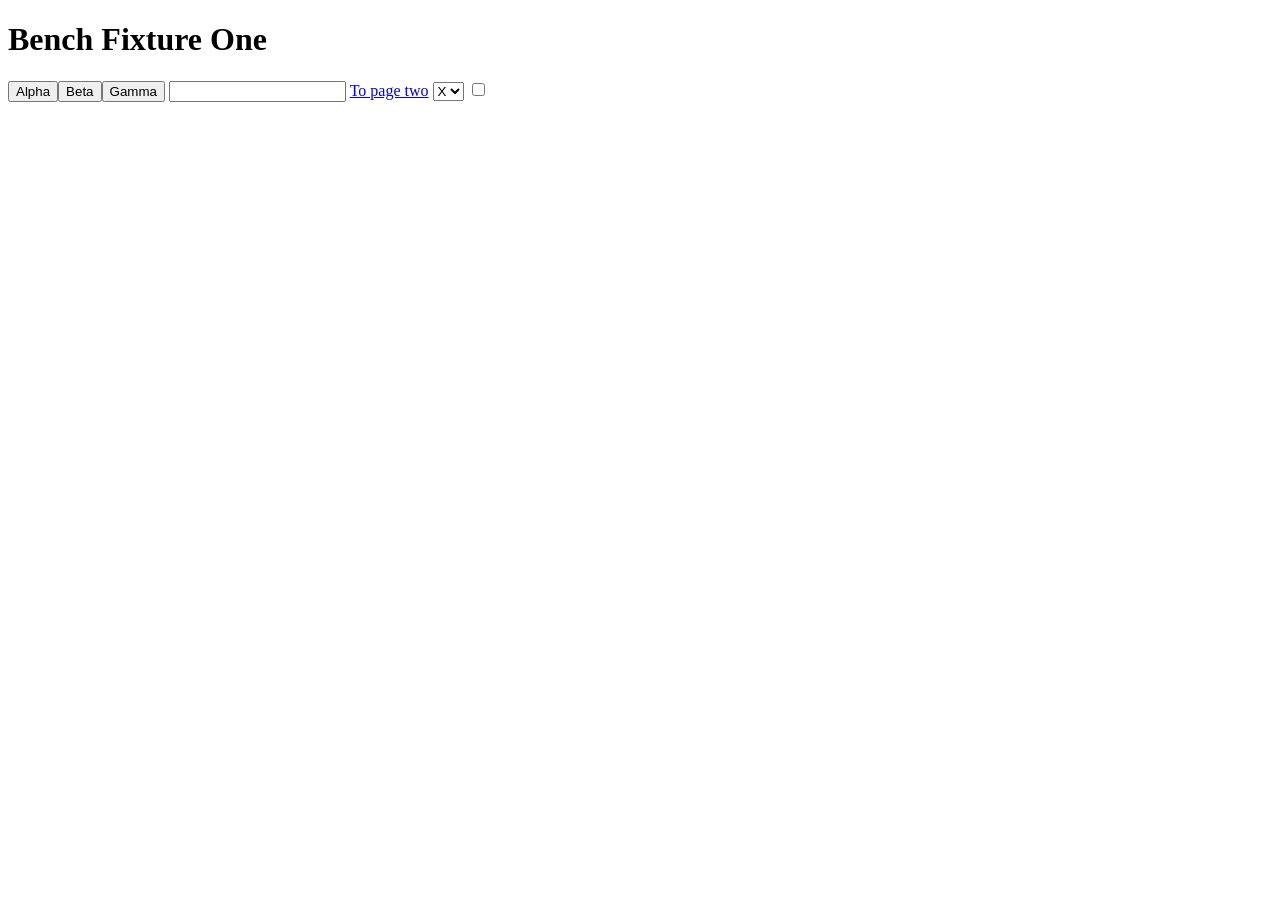
<file: _skill_audit/bench_fixture_one.html>
<!DOCTYPE html><html lang="en"><head><meta charset="utf-8"><title>Bench Fixture One</title></head><body>
<h1>Bench Fixture One</h1>
<button id="b1">Alpha</button><button id="b2">Beta</button><button id="b3">Gamma</button>
<input id="inp" aria-label="Search query" type="text">
<a href="bench_fixture_two.html" id="lnk">To page two</a>
<select aria-label="Pick"><option value="x">X</option><option value="y">Y</option></select>
<input type="checkbox" aria-label="Agree">
<script>document.getElementById('b2').addEventListener('click',()=>{document.title='Beta Clicked';const d=document.createElement('div');d.id='result';d.textContent='ok-beta';document.body.appendChild(d);});
document.getElementById('lnk').addEventListener('click',()=>{setTimeout(()=>{location.href='bench_fixture_two.html';},300);});</script>
</body></html>
</file>
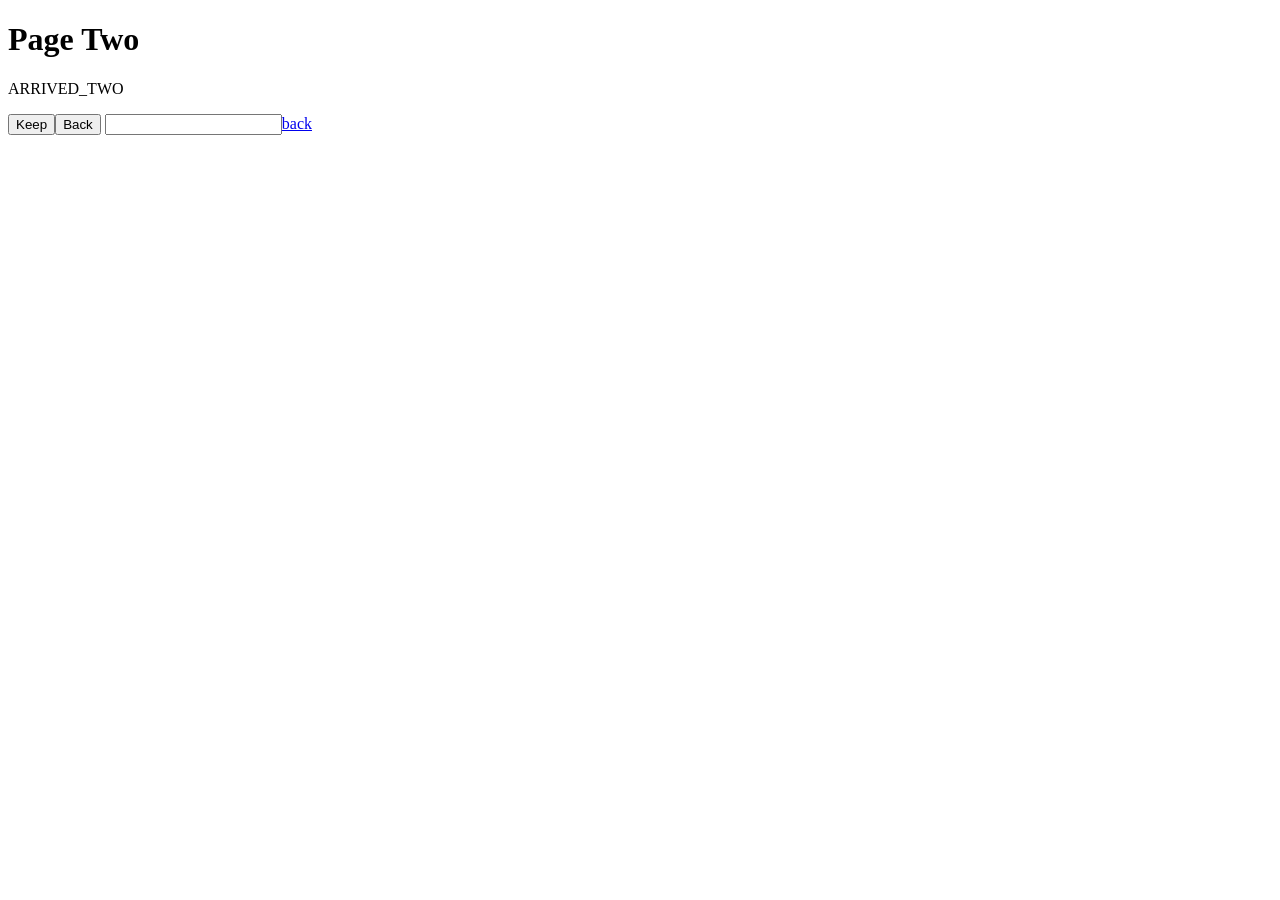
<file: _skill_audit/bench_fixture_two.html>
<!DOCTYPE html><html lang="en"><head><meta charset="utf-8"><title>Bench Fixture Two</title></head><body>
<h1>Page Two</h1><p id="proof">ARRIVED_TWO</p><button>Keep</button><button>Back</button>
<input aria-label="Note" type="text"><a href="bench_fixture_one.html">back</a>
</body></html>
</file>
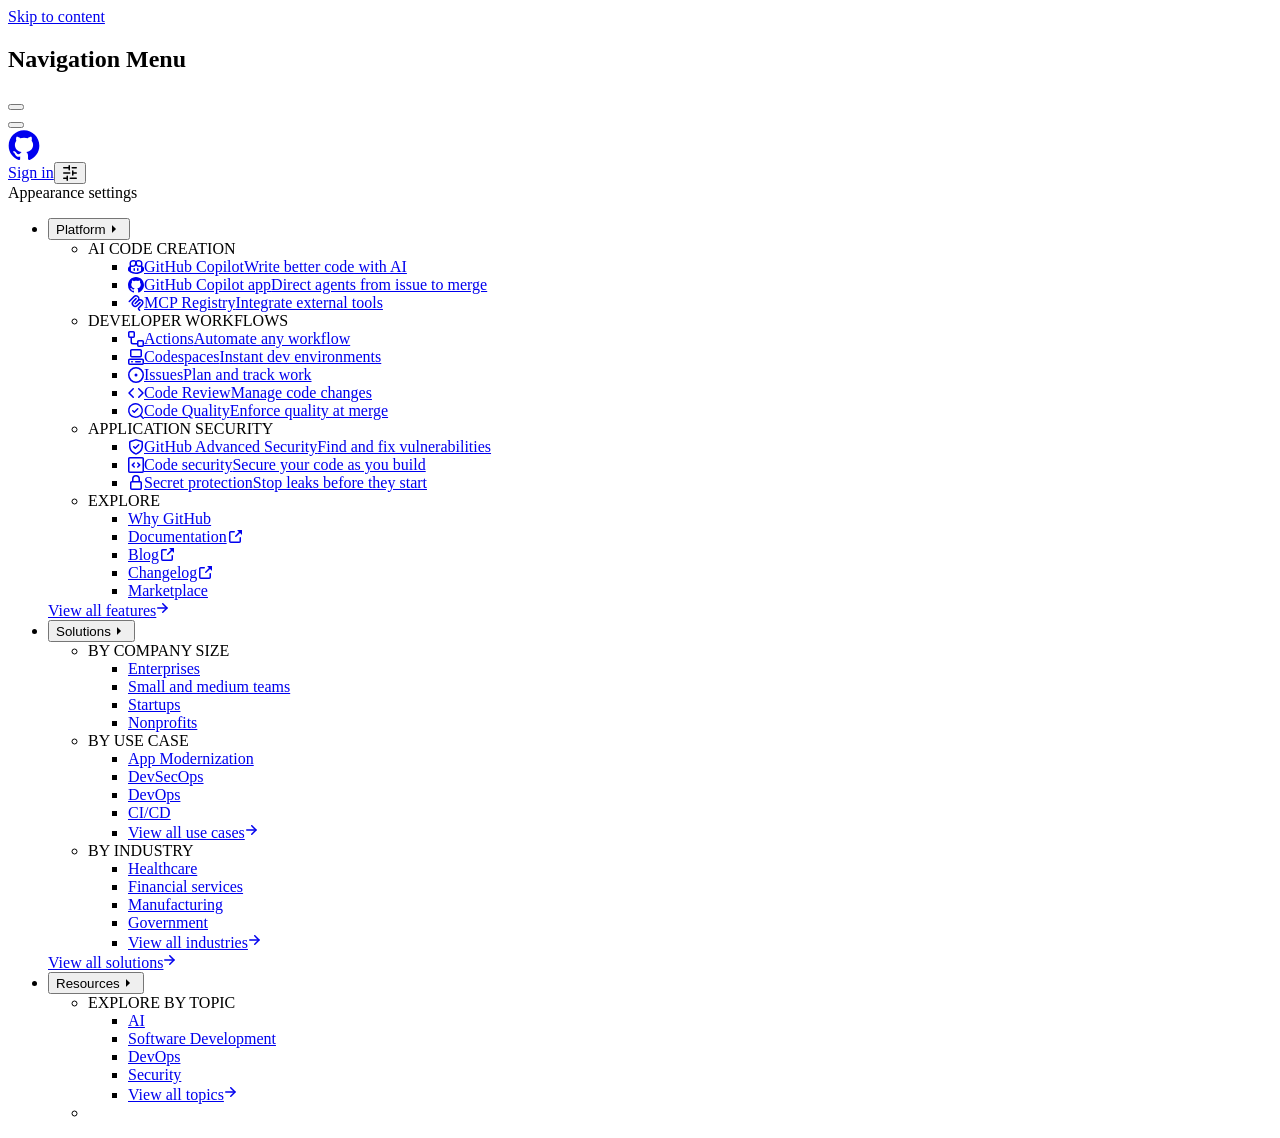
<file: _skill_audit/fetch_anthropics.html>
<!DOCTYPE html>
<html
  lang="en"
  
  data-color-mode="auto" data-light-theme="light" data-dark-theme="dark"
  data-a11y-animated-images="system" data-a11y-link-underlines="true"
  
  >




  <head>
    <meta charset="utf-8">
  <link rel="dns-prefetch" href="https://github.githubassets.com">
  <link rel="dns-prefetch" href="https://avatars.githubusercontent.com">
  <link rel="dns-prefetch" href="https://github-cloud.s3.amazonaws.com">
  <link rel="dns-prefetch" href="https://user-images.githubusercontent.com/">
  <link rel="preconnect" href="https://github.githubassets.com" crossorigin>
  <link rel="preconnect" href="https://avatars.githubusercontent.com">

<script type="importmap">{"imports":{"react":"https://github.githubassets.com/assets/react-e27d1b3e03961e68.js","react-dom":"https://github.githubassets.com/assets/react-dom-e5fd46a22d5c4058.js","react-dom/client":"https://github.githubassets.com/assets/react-dom-client-1b4a3ee065998cea.js","react-is":"https://github.githubassets.com/assets/react-is-e0b593954b4706d8.js","react-reconciler":"https://github.githubassets.com/assets/react-reconciler-8e99e505c4429605.js","react/compiler-runtime":"https://github.githubassets.com/assets/react-compiler-runtime-4610bd6d3de9c049.js","react/jsx-dev-runtime":"https://github.githubassets.com/assets/react-jsx-dev-runtime-ea55d68667d559e5.js","react/jsx-runtime":"https://github.githubassets.com/assets/react-jsx-runtime-4915cb0f5b3aff04.js","scheduler":"https://github.githubassets.com/assets/scheduler-58b860b049ca307c.js"}}</script>
<meta name="react-profiling" content="0" data-turbo-transient="true" />
<meta name="react-import-map" content="react,react-dom,react-dom/client,react-dom/profiling,react-is,react-reconciler,react/compiler-runtime,react/jsx-dev-runtime,react/jsx-runtime,scheduler@777f63f87cd0" data-turbo-track="reload" />
<link crossorigin="anonymous" rel="modulepreload" href="https://github.githubassets.com/assets/react-e27d1b3e03961e68.js" />
<link crossorigin="anonymous" rel="modulepreload" href="https://github.githubassets.com/assets/react-compiler-runtime-4610bd6d3de9c049.js" />
<link crossorigin="anonymous" rel="modulepreload" href="https://github.githubassets.com/assets/scheduler-58b860b049ca307c.js" />
<link crossorigin="anonymous" rel="modulepreload" href="https://github.githubassets.com/assets/react-dom-e5fd46a22d5c4058.js" />
<link crossorigin="anonymous" rel="modulepreload" href="https://github.githubassets.com/assets/react-dom-client-1b4a3ee065998cea.js" />
<link crossorigin="anonymous" rel="modulepreload" href="https://github.githubassets.com/assets/react-is-e0b593954b4706d8.js" />
<link crossorigin="anonymous" rel="modulepreload" href="https://github.githubassets.com/assets/react-jsx-runtime-4915cb0f5b3aff04.js" />
<link crossorigin="anonymous" rel="modulepreload" href="https://github.githubassets.com/assets/react-reconciler-8e99e505c4429605.js" />

  


  <link crossorigin="anonymous" media="all" rel="stylesheet" href="https://github.githubassets.com/assets/light-3a3d2c708970e4e8.css" /><link crossorigin="anonymous" media="all" rel="stylesheet" href="https://github.githubassets.com/assets/light_high_contrast-9c7b506bdc5ea73f.css" /><link crossorigin="anonymous" media="all" rel="stylesheet" href="https://github.githubassets.com/assets/dark-c9dacb4ec19616db.css" /><link crossorigin="anonymous" media="all" rel="stylesheet" href="https://github.githubassets.com/assets/dark_high_contrast-5ef38214a3eabc7d.css" /><link data-color-theme="light" crossorigin="anonymous" media="all" rel="stylesheet" data-href="https://github.githubassets.com/assets/light-3a3d2c708970e4e8.css" /><link data-color-theme="light_high_contrast" crossorigin="anonymous" media="all" rel="stylesheet" data-href="https://github.githubassets.com/assets/light_high_contrast-9c7b506bdc5ea73f.css" /><link data-color-theme="light_colorblind" crossorigin="anonymous" media="all" rel="stylesheet" data-href="https://github.githubassets.com/assets/light_colorblind-3862d92e8cad06f0.css" /><link data-color-theme="light_colorblind_high_contrast" crossorigin="anonymous" media="all" rel="stylesheet" data-href="https://github.githubassets.com/assets/light_colorblind_high_contrast-554f83c57e146400.css" /><link data-color-theme="light_tritanopia" crossorigin="anonymous" media="all" rel="stylesheet" data-href="https://github.githubassets.com/assets/light_tritanopia-8a8312bd5594c79a.css" /><link data-color-theme="light_tritanopia_high_contrast" crossorigin="anonymous" media="all" rel="stylesheet" data-href="https://github.githubassets.com/assets/light_tritanopia_high_contrast-26b9d9807a0334fb.css" /><link data-color-theme="dark" crossorigin="anonymous" media="all" rel="stylesheet" data-href="https://github.githubassets.com/assets/dark-c9dacb4ec19616db.css" /><link data-color-theme="dark_high_contrast" crossorigin="anonymous" media="all" rel="stylesheet" data-href="https://github.githubassets.com/assets/dark_high_contrast-5ef38214a3eabc7d.css" /><link data-color-theme="dark_colorblind" crossorigin="anonymous" media="all" rel="stylesheet" data-href="https://github.githubassets.com/assets/dark_colorblind-bea0b289618fbfb6.css" /><link data-color-theme="dark_colorblind_high_contrast" crossorigin="anonymous" media="all" rel="stylesheet" data-href="https://github.githubassets.com/assets/dark_colorblind_high_contrast-fe483dca5ad67edd.css" /><link data-color-theme="dark_tritanopia" crossorigin="anonymous" media="all" rel="stylesheet" data-href="https://github.githubassets.com/assets/dark_tritanopia-7d4b8c531c77a24a.css" /><link data-color-theme="dark_tritanopia_high_contrast" crossorigin="anonymous" media="all" rel="stylesheet" data-href="https://github.githubassets.com/assets/dark_tritanopia_high_contrast-edfb3968733aaf25.css" /><link data-color-theme="dark_dimmed" crossorigin="anonymous" media="all" rel="stylesheet" data-href="https://github.githubassets.com/assets/dark_dimmed-1f24e8126354e7aa.css" /><link data-color-theme="dark_dimmed_high_contrast" crossorigin="anonymous" media="all" rel="stylesheet" data-href="https://github.githubassets.com/assets/dark_dimmed_high_contrast-bb55737dcb13dc9b.css" />

  <style type="text/css">
    :root {
      --tab-size-preference: 4;
    }

    pre, code {
      tab-size: var(--tab-size-preference);
    }
  </style>

    <link crossorigin="anonymous" media="all" rel="stylesheet" href="https://github.githubassets.com/assets/primer-primitives-02e066689466a8cd.css" />
    <link crossorigin="anonymous" media="all" rel="stylesheet" href="https://github.githubassets.com/assets/primer-38ae573fa780d76a.css" />
    <link crossorigin="anonymous" media="all" rel="stylesheet" href="https://github.githubassets.com/assets/global-58d1122073b19732.css" />
    <link crossorigin="anonymous" media="all" rel="stylesheet" href="https://github.githubassets.com/assets/github-0b4a3ee3d18dc2f0.css" />
  <link crossorigin="anonymous" media="all" rel="stylesheet" href="https://github.githubassets.com/assets/repository-542ca59b4b92999d.css" />
<link crossorigin="anonymous" media="all" rel="stylesheet" href="https://github.githubassets.com/assets/code-b25a4886e30e3e5f.css" />

  

  <script type="application/json" id="client-env">{"locale":"en","featureFlags":["actions_caches_react_shell","actions_enable_background_steps","actions_new_hosted_runner_image_select_sizes_and_versions","actions_runners_react_shell","actions_workflows_react_toggle","agent_author_search_expansion","agent_author_search_expansion_ui_pulls","alternate_user_config_repo","async_conversion_coverage_enabled","billing_billable_licenses_cost_center_bucket_fix","billing_budget_expiration","billing_cost_center_list_assigned_resources","billing_discount_threshold_notification","code_quality_enablement_banner_targeting","code_quality_remove_preview","code_view_raf_sticky_lines","codespaces_prebuild_region_target_update","coding_agent_third_party_model_ui","copilot_agent_snippy","copilot_ahp_tool_call_timing","copilot_api_agentic_issue_marshal_yaml","copilot_automation_repo_mcp_servers","copilot_automation_suggest_tools_gpt_5_mini","copilot_automations_pagination","copilot_base_model_policy_row","copilot_chat_auto_mode_v2","copilot_chat_clear_model_selection_for_default_change","copilot_chat_persist_session_drafts","copilot_chat_vision_dotcom_chat_ga_gate","copilot_css_textarea_autosize","copilot_custom_copilots","copilot_custom_copilots_feature_preview","copilot_duplicate_thread","copilot_extensions_removal_on_marketplace","copilot_fix_failed_workflows_all_skus","copilot_hide_hovercard","copilot_immersive_task_hyperlinking","copilot_managed_settings_validation_file_links","copilot_mc_cli_resume_any_users_task","copilot_mission_control_agent_merge_fix_ci","copilot_mission_control_agent_merge_resolve_conflicts","copilot_mission_control_awps_batching","copilot_mission_control_early_stop","copilot_mission_control_needs_attention","copilot_mission_control_reasoning_effort","copilot_mission_control_reuse_project_workspace","copilot_mission_control_sandbox_remote_bypass","copilot_mission_control_task_alive_updates","copilot_mission_control_task_sharing","copilot_org_policy_page_focus_mode","copilot_share_active_subthread","copilot_spaces_ga","copilot_spaces_individual_policies_ga","copilot_swe_agent_authorization_status_ui","copilot_swe_agent_automation_resource_scoped_writes","copilot_swe_agent_discussion_comment_trigger","copilot_swe_agent_discussion_opened_trigger","copilot_swe_agent_discussion_updated_trigger","copilot_swe_agent_hide_model_picker_if_only_auto","copilot_swe_agent_issue_assigned_trigger","copilot_swe_agent_issue_closed_trigger","copilot_swe_agent_issue_comment_trigger","copilot_swe_agent_issue_labeled_trigger","copilot_swe_agent_issue_reopened_trigger","copilot_swe_agent_pr_comment_model_picker","copilot_swe_agent_pull_request_assigned_trigger","copilot_swe_agent_pull_request_closed_trigger","copilot_swe_agent_pull_request_comment_trigger","copilot_swe_agent_pull_request_converted_to_draft_trigger","copilot_swe_agent_pull_request_labeled_trigger","copilot_swe_agent_pull_request_merged_trigger","copilot_swe_agent_pull_request_opened_trigger","copilot_swe_agent_pull_request_ready_for_review_trigger","copilot_swe_agent_pull_request_reopened_trigger","copilot_swe_agent_pull_request_review_dismissed_trigger","copilot_swe_agent_pull_request_review_requested_trigger","copilot_swe_agent_pull_request_review_submitted_trigger","copilot_swe_agent_pull_request_review_thread_resolved_trigger","copilot_swe_agent_pull_request_review_thread_unresolved_trigger","copilot_swe_agent_pull_request_synchronize_trigger","copilot_swe_agent_sub_issue_added_trigger","copilot_swe_agent_use_subagents","copilot_task_api_github_rest_style","copilot_task_scoped_alive_channel","copilot_token_based_billing","copilot_unconfigured_is_inherited","copilot_user_can_upgrade_plan_field","copilot_workbench_sunset_redirect","dashboard_agents_module_auth_token_check","dashboard_indexeddb_caching","fgpat_permissions_selector_redesign","glc_code_quality_repo_settings_workflow_config","hyperspace_2025_logged_out_batch_1","hyperspace_2025_logged_out_batch_2","hyperspace_2025_logged_out_batch_3","in_product_messaging_datadog_monitoring","ipm_ubb_individual_budget_banner","issue_fields_multi_select","issue_inline_avatars","issue_pinned_views","issue_pinned_views_team_vs_personal","issue_relative_time_micro","issues_expanded_file_types","issues_hide_closed_sub_issues","issues_lazy_load_comment_box_suggestions","issues_react_chrome_container_query_fix","labels_archiving","labels_archiving_info","landing_pages_ninetailed","lifecycle_label_name_updates","marketing_cookie_consent_banner","marketing_pages_search_explore_provider","marketplace_sidebar_layout","memex_default_issue_create_repository","memex_live_update_hovercard","memex_mwl_filter_field_delimiter","memex_remove_deprecated_type_issue","merge_queue_restricted_pushers_warning","merge_status_header_feedback","milestone_closed_issues_prioritization","octocaptcha_origin_optimization","one_copilot_dashboard_direct_task_launch","one_copilot_mcp_loading_status","primer_react_css_anchor_positioning","primer_react_merged_forwarded_refs","primer_react_timeline_list_semantics","prs_contextual_comment_controls","prs_copilot_app_open_action","prs_css_anchor_positioning","prs_interweave_commits_into_comments","prs_url_search_param_panels","pull_request_copilot_attribution_header","pull_request_overview_panel_edit_description","pull_request_persister","pull_request_stacks_navigation_shortcuts","pull_request_virtualization_image_estimate","pull_request_virtualization_loader_batching","pull_request_virtualization_scroll_compensation","pull_request_virtualization_scroll_intent","pull_requests_deferred_highlight_fallback","quick_search_lazy_suggestions","react_blob_isolate_code_lines","react_blob_overlay","react_blob_ssr_content_visibility","react_data_router_nonblocking_revalidation","react_data_router_tanstack_allowed","react_logged_out_repository_header","react_query_props_with_key","react_sandbox_future_tanstack","repo_app_turbo","repo_deployments_sidebar_layout","repo_issues_sidebar_layout","repo_pulls_dashboard_persistence","repos_contributors_limited_default_range","review_involves_filter","rule_ignored_file_paths","rulesets_actor_list_editor","sample_network_conn_type","security_center_artifact_filters_popover","see_who_reacted","semantic_similarity_duplicate_issue_detection","session_logs_ungroup_reasoning_text","set_sha256_on_repo_creation_form","site_banner_desktop_copilot_app","site_ghca_pixel_mona","site_github_app_ga_page","site_github_app_ga_page_highlight","site_github_app_mobile_native_share","site_landing_pages_stable_canvas_position","speculation_rules_ui_service","suggest_custom_property_values_copilot","suppress_automated_browser_vitals","swp_forms_disable_octocaptcha","thread_resolution_reason","trusted_types","trusted_types_policies","ui_service_code_view_budget_banner_eligibility","ui_service_import_map_hydration_slot","universe26_banners_virt","update_issue_suggestions","viewscreen_sandbox","warn_inaccessible_attachments","webp_support","workstream_plugin_bootstrap"],"githubDomain":"https://github.com","copilotApiOverrideUrl":"https://api.githubcopilot.com","cmcApiUrl":"https://api.github.com/cmc_internal/api"}</script>
<script crossorigin="anonymous" type="module" src="https://github.githubassets.com/assets/high-contrast-cookie-dac2ceb09ceb817d.js"></script>
<link crossorigin="anonymous" rel="modulepreload" href="https://github.githubassets.com/assets/wp-runtime-312c4808f24adde0.js" />
<link crossorigin="anonymous" rel="modulepreload" href="https://github.githubassets.com/assets/app-foundation-799625033ee8341e.js" />
<link crossorigin="anonymous" rel="modulepreload" href="https://github.githubassets.com/assets/app-runtime-75fe7337a5ae1f43.js" />
<link crossorigin="anonymous" rel="modulepreload" href="https://github.githubassets.com/assets/fetch-utilities-4206e824857cdbac.js" />
<link crossorigin="anonymous" rel="modulepreload" href="https://github.githubassets.com/assets/ser-1ce9ba53965ee000.js" />
<link crossorigin="anonymous" rel="modulepreload" href="https://github.githubassets.com/assets/tp-e043b09789480cb5.js" />
<script crossorigin="anonymous" type="module" src="https://github.githubassets.com/assets/environment-2c9d328d24050b3d.js" defer="defer"></script>
<link crossorigin="anonymous" media="all" rel="stylesheet" href="https://github.githubassets.com/assets/app-runtime.11d24f4ef5060b0f.module.css" />
<link crossorigin="anonymous" rel="modulepreload" href="https://github.githubassets.com/assets/catalyst-5bc36fa5a846f5a0.js" />
<link crossorigin="anonymous" rel="modulepreload" href="https://github.githubassets.com/assets/selector-observer-7ae05416e4a383ae.js" />
<link crossorigin="anonymous" rel="modulepreload" href="https://github.githubassets.com/assets/relative-time-element-b2d8b7dede692c9f.js" />
<link crossorigin="anonymous" rel="modulepreload" href="https://github.githubassets.com/assets/by-473024a3f6cb3892.js" />
<link crossorigin="anonymous" rel="modulepreload" href="https://github.githubassets.com/assets/ja9-b94de714266ba389.js" />
<link crossorigin="anonymous" rel="modulepreload" href="https://github.githubassets.com/assets/3h2-5f8899065b81d778.js" />
<link crossorigin="anonymous" rel="modulepreload" href="https://github.githubassets.com/assets/t2-19741658de225445.js" />
<link crossorigin="anonymous" rel="modulepreload" href="https://github.githubassets.com/assets/z8-5c899bb34cf0fc51.js" />
<link crossorigin="anonymous" rel="modulepreload" href="https://github.githubassets.com/assets/hj-ece3bec966e8a2b6.js" />
<link crossorigin="anonymous" rel="modulepreload" href="https://github.githubassets.com/assets/wc-33edcf25ba11d33f.js" />
<script crossorigin="anonymous" type="module" src="https://github.githubassets.com/assets/github-elements-1f300f051403c80b.js" defer="defer"></script>
<script crossorigin="anonymous" type="module" src="https://github.githubassets.com/assets/element-registry-2df4f5b7e3427527.js" defer="defer"></script>
<link crossorigin="anonymous" rel="modulepreload" href="https://github.githubassets.com/assets/runtime-helpers-b7e0a61126a143c7.js" />
<link crossorigin="anonymous" rel="modulepreload" href="https://github.githubassets.com/assets/aria-live-edd851c704c6b3ca.js" />
<link crossorigin="anonymous" rel="modulepreload" href="https://github.githubassets.com/assets/hotkey-a82e6cb07443fd1c.js" />
<link crossorigin="anonymous" rel="modulepreload" href="https://github.githubassets.com/assets/react-core-7fe869c9c8566fc0.js" />
<link crossorigin="anonymous" rel="modulepreload" href="https://github.githubassets.com/assets/a96-f44dcca0945fa24d.js" />
<link crossorigin="anonymous" rel="modulepreload" href="https://github.githubassets.com/assets/ur-b820e79826e6a550.js" />
<link crossorigin="anonymous" rel="modulepreload" href="https://github.githubassets.com/assets/4t-f1181f796eb9ea15.js" />
<link crossorigin="anonymous" rel="modulepreload" href="https://github.githubassets.com/assets/pb0-b19b273276c337a2.js" />
<link crossorigin="anonymous" rel="modulepreload" href="https://github.githubassets.com/assets/6n-b72a71e2477d5d76.js" />
<link crossorigin="anonymous" rel="modulepreload" href="https://github.githubassets.com/assets/z-b2cf9f86cb4bed3b.js" />
<link crossorigin="anonymous" rel="modulepreload" href="https://github.githubassets.com/assets/9k-707f3c96c4acaae5.js" />
<link crossorigin="anonymous" rel="modulepreload" href="https://github.githubassets.com/assets/0r-4c4af04176d5b5a2.js" />
<link crossorigin="anonymous" rel="modulepreload" href="https://github.githubassets.com/assets/etr-10a33b4e28a5264e.js" />
<link crossorigin="anonymous" rel="modulepreload" href="https://github.githubassets.com/assets/ow-98d10140e8228c74.js" />
<link crossorigin="anonymous" rel="modulepreload" href="https://github.githubassets.com/assets/b3-8c6a9e264988c148.js" />
<link crossorigin="anonymous" rel="modulepreload" href="https://github.githubassets.com/assets/eonf-7297a0ec85fc5281.js" />
<link crossorigin="anonymous" rel="modulepreload" href="https://github.githubassets.com/assets/xrz-5d469e804fd41d09.js" />
<link crossorigin="anonymous" rel="modulepreload" href="https://github.githubassets.com/assets/yga-dd50cf95593467fe.js" />
<script crossorigin="anonymous" type="module" src="https://github.githubassets.com/assets/behaviors-496926ed0e769c1a.js" defer="defer"></script>
<link crossorigin="anonymous" media="all" rel="stylesheet" href="https://github.githubassets.com/assets/react-core.fab33199790f05d6.module.css" />
<link crossorigin="anonymous" rel="modulepreload" href="https://github.githubassets.com/assets/n9c-3506ddcf805d5421.js" />
<script crossorigin="anonymous" type="module" src="https://github.githubassets.com/assets/codespaces-2595d1b56f36e420.js" defer="defer"></script>
<link crossorigin="anonymous" rel="modulepreload" href="https://github.githubassets.com/assets/li-902486fa635be114.js" />
<script crossorigin="anonymous" type="module" src="https://github.githubassets.com/assets/repositories-a7347611764d499a.js" defer="defer"></script>
<script crossorigin="anonymous" type="module" src="https://github.githubassets.com/assets/code-menu-9bf28b90401bf038.js" defer="defer"></script>
  
  <link crossorigin="anonymous" rel="modulepreload" href="https://github.githubassets.com/assets/primer-react-aa472ad9b7027c95.js" />
<link crossorigin="anonymous" rel="modulepreload" href="https://github.githubassets.com/assets/op-76db8804e205b5d5.js" />
<link crossorigin="anonymous" rel="modulepreload" href="https://github.githubassets.com/assets/nc-2485e88d8a01d9c2.js" />
<link crossorigin="anonymous" rel="modulepreload" href="https://github.githubassets.com/assets/qmp-308230626a2aedb0.js" />
<link crossorigin="anonymous" rel="modulepreload" href="https://github.githubassets.com/assets/j6-f38514fb943db6ec.js" />
<link crossorigin="anonymous" rel="modulepreload" href="https://github.githubassets.com/assets/t7l-699ca510ac327acf.js" />
<link crossorigin="anonymous" rel="modulepreload" href="https://github.githubassets.com/assets/4u-bf6e08201764cb0a.js" />
<link crossorigin="anonymous" rel="modulepreload" href="https://github.githubassets.com/assets/s0-307dd28b274d0fad.js" />
<link crossorigin="anonymous" rel="modulepreload" href="https://github.githubassets.com/assets/y5-4fcf85a93b5b06b0.js" />
<link crossorigin="anonymous" rel="modulepreload" href="https://github.githubassets.com/assets/zd-61606dd1c14634aa.js" />
<link crossorigin="anonymous" rel="modulepreload" href="https://github.githubassets.com/assets/7v-88e5da497f84e96d.js" />
<link crossorigin="anonymous" rel="modulepreload" href="https://github.githubassets.com/assets/15-f26349519bec5482.js" />
<link crossorigin="anonymous" rel="modulepreload" href="https://github.githubassets.com/assets/5w-452c3a937483ff49.js" />
<link crossorigin="anonymous" rel="modulepreload" href="https://github.githubassets.com/assets/la-27ea91f01fa7ffcf.js" />
<link crossorigin="anonymous" rel="modulepreload" href="https://github.githubassets.com/assets/a3-535693ca876f3978.js" />
<link crossorigin="anonymous" rel="modulepreload" href="https://github.githubassets.com/assets/fx0-05f68952cd4c4b54.js" />
<link crossorigin="anonymous" rel="modulepreload" href="https://github.githubassets.com/assets/tjn-c8192b2dabd1ae8c.js" />
<link crossorigin="anonymous" rel="modulepreload" href="https://github.githubassets.com/assets/owu-d27475511623d054.js" />
<link crossorigin="anonymous" rel="modulepreload" href="https://github.githubassets.com/assets/j8z-2b6baec9227eb98c.js" />
<link crossorigin="anonymous" rel="modulepreload" href="https://github.githubassets.com/assets/znp-671ea2c74aed7e30.js" />
<link crossorigin="anonymous" rel="modulepreload" href="https://github.githubassets.com/assets/3s-ebbc335534e40b2a.js" />
<link crossorigin="anonymous" rel="modulepreload" href="https://github.githubassets.com/assets/gj-b68aa2e46dac0e69.js" />
<link crossorigin="anonymous" rel="modulepreload" href="https://github.githubassets.com/assets/4y-9b20c7f1b1e68334.js" />
<link crossorigin="anonymous" rel="modulepreload" href="https://github.githubassets.com/assets/0-8bb1b20ebce778dd.js" />
<link crossorigin="anonymous" rel="modulepreload" href="https://github.githubassets.com/assets/jn-8d682b11fce7d25e.js" />
<link crossorigin="anonymous" rel="modulepreload" href="https://github.githubassets.com/assets/fn-80ae055b0fa5b680.js" />
<link crossorigin="anonymous" rel="modulepreload" href="https://github.githubassets.com/assets/q6j-a0f5c18f21eed301.js" />
<link crossorigin="anonymous" rel="modulepreload" href="https://github.githubassets.com/assets/b2-35e229a50d0f3d05.js" />
<link crossorigin="anonymous" rel="modulepreload" href="https://github.githubassets.com/assets/pgx-dd79b7c9d5ccc946.js" />
<link crossorigin="anonymous" rel="modulepreload" href="https://github.githubassets.com/assets/lrk-ea49e115e48ba34b.js" />
<link crossorigin="anonymous" rel="modulepreload" href="https://github.githubassets.com/assets/mlz-b5402a5997108f93.js" />
<link crossorigin="anonymous" rel="modulepreload" href="https://github.githubassets.com/assets/dx-4c2b444c4f196d9b.js" />
<link crossorigin="anonymous" rel="modulepreload" href="https://github.githubassets.com/assets/sm-22346830d5e5a763.js" />
<link crossorigin="anonymous" rel="modulepreload" href="https://github.githubassets.com/assets/i2-5e26ac37ee961d06.js" />
<link crossorigin="anonymous" rel="modulepreload" href="https://github.githubassets.com/assets/zxp-8605766e34ac5962.js" />
<link crossorigin="anonymous" rel="modulepreload" href="https://github.githubassets.com/assets/43-efe637f521d688f0.js" />
<link crossorigin="anonymous" rel="modulepreload" href="https://github.githubassets.com/assets/jh-0ab10fa757b2a800.js" />
<link crossorigin="anonymous" rel="modulepreload" href="https://github.githubassets.com/assets/0yx-6e44b5cba2d0d1f7.js" />
<link crossorigin="anonymous" rel="modulepreload" href="https://github.githubassets.com/assets/k54-6cf64d936e253d31.js" />
<link crossorigin="anonymous" rel="modulepreload" href="https://github.githubassets.com/assets/up-9ba623fe31b3ad8b.js" />
<link crossorigin="anonymous" rel="modulepreload" href="https://github.githubassets.com/assets/w8-23532d07ea4ef9d5.js" />
<link crossorigin="anonymous" rel="modulepreload" href="https://github.githubassets.com/assets/gd-c0d7e6321e1379df.js" />
<link crossorigin="anonymous" rel="modulepreload" href="https://github.githubassets.com/assets/d0-05f8d14a7470eb9e.js" />
<link crossorigin="anonymous" rel="modulepreload" href="https://github.githubassets.com/assets/c28-7bbf3d68f4dce8b5.js" />
<link crossorigin="anonymous" rel="modulepreload" href="https://github.githubassets.com/assets/ti-5a1f71482f5e6a07.js" />
<link crossorigin="anonymous" rel="modulepreload" href="https://github.githubassets.com/assets/y2-2f581d0564f88f89.js" />
<link crossorigin="anonymous" rel="modulepreload" href="https://github.githubassets.com/assets/9xk-7f6912c4c8ddb34a.js" />
<link crossorigin="anonymous" rel="modulepreload" href="https://github.githubassets.com/assets/6z-8b64f176b6154ae7.js" />
<script crossorigin="anonymous" type="module" src="https://github.githubassets.com/assets/code-view-7f90b1d7391549f9.js" defer="defer"></script>
<link crossorigin="anonymous" media="all" rel="stylesheet" href="https://github.githubassets.com/assets/primer-react-css.41e8289c1ff152bd.module.css" />
<link crossorigin="anonymous" media="all" rel="stylesheet" href="https://github.githubassets.com/assets/0yx.87256cbd6216cf2c.module.css" />
<link crossorigin="anonymous" media="all" rel="stylesheet" href="https://github.githubassets.com/assets/k54.e9cc8c0ec9e8e133.module.css" />
<link crossorigin="anonymous" media="all" rel="stylesheet" href="https://github.githubassets.com/assets/code-view.b689bba6c14b6e61.module.css" />


  <title>GitHub - anthropics/skills: Public repository for Agent Skills · GitHub</title>



  <meta name="route-pattern" content="/:user_id/:repository" data-turbo-transient>
  <meta name="route-controller" content="files" data-turbo-transient>
  <meta name="route-action" content="disambiguate" data-turbo-transient>
  <meta name="fetch-nonce" content="v2:2d59b667-677b-1de9-e2cc-87f9e0d17237">

    
  <meta name="current-catalog-service-hash" content="f3abb0cc802f3d7b95fc8762b94bdcb13bf39634c40c357301c4aa1d67a256fb">


  <meta name="request-id" content="DEC6:DDABB:700ADB:B1834D:6AD6B45B" data-pjax-transient="true"/><meta name="html-safe-nonce" content="d269c6f4a110948cf0de3e3faf15720fe8353f9c9418164abbff07d0c2b746d4" data-pjax-transient="true"/><meta name="visitor-payload" content="[base64]" data-pjax-transient="true"/><meta name="visitor-hmac" content="2ec91e8506e2b1e36ef914d175d06fb2c6c29c4a1be7c82747cd2500efe43a02" data-pjax-transient="true"/>


    <meta name="hovercard-subject-tag" content="repository:1061953414" data-turbo-transient>


  <meta name="github-keyboard-shortcuts" content="repository,copilot" data-turbo-transient="true" />
  

  <meta name="selected-link" value="repo_source" data-turbo-transient>
  <link rel="assets" href="https://github.githubassets.com/">

    <meta name="google-site-verification" content="Apib7-x98H0j5cPqHWwSMm6dNU4GmODRoqxLiDzdx9I">

<meta name="octolytics-url" content="https://collector.github.com/github/collect" />





  <meta name="analytics-location" content="/&lt;user-name&gt;/&lt;repo-name&gt;" data-turbo-transient="true" />

  




    <meta name="user-login" content="">

  

    <meta name="viewport" content="width=device-width">

    

      <meta name="description" content="Public repository for Agent Skills. Contribute to anthropics/skills development by creating an account on GitHub.">

      <link rel="search" type="application/opensearchdescription+xml" href="/opensearch.xml" title="GitHub">

    <link rel="fluid-icon" href="https://github.com/fluidicon.png" title="GitHub">
    <meta property="fb:app_id" content="1401488693436528">
    <meta name="apple-itunes-app" content="app-id=1477376905, app-argument=https://github.com/anthropics/skills" />

      <meta name="twitter:image" content="https://opengraph.githubassets.com/46fbdf3eadd1f5875df22a7fa52daf2a1bee3cfda8472d268cf8509af9ce6f0d/anthropics/skills" /><meta name="twitter:site" content="@github" /><meta name="twitter:card" content="summary_large_image" /><meta name="twitter:title" content="GitHub - anthropics/skills: Public repository for Agent Skills" /><meta name="twitter:description" content="Public repository for Agent Skills. Contribute to anthropics/skills development by creating an account on GitHub." />
  <meta property="og:image" content="https://opengraph.githubassets.com/46fbdf3eadd1f5875df22a7fa52daf2a1bee3cfda8472d268cf8509af9ce6f0d/anthropics/skills" /><meta property="og:image:alt" content="Public repository for Agent Skills. Contribute to anthropics/skills development by creating an account on GitHub." /><meta property="og:image:width" content="1200" /><meta property="og:image:height" content="600" /><meta property="og:site_name" content="GitHub" /><meta property="og:type" content="object" /><meta property="og:title" content="GitHub - anthropics/skills: Public repository for Agent Skills" /><meta property="og:url" content="https://github.com/anthropics/skills" /><meta property="og:description" content="Public repository for Agent Skills. Contribute to anthropics/skills development by creating an account on GitHub." />
  




      <meta name="hostname" content="github.com">



        <meta name="expected-hostname" content="github.com">


  <meta http-equiv="x-pjax-version" content="cb1faaea892329c87bef769f539ca6f83bf572f3bfbc7f65fff31e77d61b9b56" data-turbo-track="reload">
  <meta http-equiv="x-pjax-csp-version" content="c4a65e47b0c850e1157ae8e66298070851d7e3b558038de5a3b4ff7a93e630ed" data-turbo-track="reload">
  <meta http-equiv="x-pjax-css-version" content="29e3e619e13ed4b9386c950d46470e37da904acb4e96237d9ce12fcfbc801992" data-turbo-track="reload">
  <meta http-equiv="x-pjax-js-version" content="2e84e30b22aa4cd36a5f3b6b7a4cf758ffaa6c23dc76493933435ec4cda32656" data-turbo-track="reload">

  <meta name="turbo-cache-control" content="no-preview" data-turbo-transient="">

      <meta name="turbo-cache-control" content="no-cache" data-turbo-transient>

    <meta data-hydrostats="publish">

  <meta name="go-import" content="github.com/anthropics/skills git https://github.com/anthropics/skills.git">

  <meta name="octolytics-dimension-user_id" content="76263028" /><meta name="octolytics-dimension-user_login" content="anthropics" /><meta name="octolytics-dimension-repository_id" content="1061953414" /><meta name="octolytics-dimension-repository_nwo" content="anthropics/skills" /><meta name="octolytics-dimension-repository_public" content="true" /><meta name="octolytics-dimension-repository_is_fork" content="false" /><meta name="octolytics-dimension-repository_network_root_id" content="1061953414" /><meta name="octolytics-dimension-repository_network_root_nwo" content="anthropics/skills" />
  



    

    <meta name="turbo-body-classes" content="logged-out env-production page-responsive">
  <meta name="disable-turbo" content="false">


  <meta name="browser-stats-url" content="https://api.github.com/_private/browser/stats">


  <meta name="browser-errors-url" content="https://api.github.com/_private/browser/errors">

  <meta name="release" content="36d1fd9a39cadcefd6b1efa4d695c23ad6161fb5" data-turbo-track="reload">
  <meta name="ui-target" content="full">

  <link rel="mask-icon" href="https://github.githubassets.com/assets/pinned-octocat-093da3e6fa40.svg" color="#000000">
  <link rel="alternate icon" class="js-site-favicon" type="image/png" href="https://github.githubassets.com/favicons/favicon.png">
  <link rel="icon" class="js-site-favicon" type="image/svg+xml" href="https://github.githubassets.com/favicons/favicon.svg" data-base-href="https://github.githubassets.com/favicons/favicon">

<meta name="theme-color" content="#1e2327">
<meta name="color-scheme" content="light dark" />


  <link rel="manifest" href="/manifest.json" crossOrigin="use-credentials">

  </head>

  <body class="logged-out env-production page-responsive" style="word-wrap: break-word;" >
    <div data-turbo-body class="logged-out env-production page-responsive" style="word-wrap: break-word;" >
      <div id="__primerPortalRoot__" style="z-index: 1000; position: absolute; width: 100%;" data-turbo-permanent></div>
      

    <div class="position-relative header-wrapper js-header-wrapper ">
      <a href="#start-of-content" data-skip-target-assigned="false" class="px-2 tmp-py-4 color-bg-accent-emphasis color-fg-on-emphasis show-on-focus js-skip-to-content">Skip to content</a>

      <span data-view-component="true" class="progress-pjax-loader Progress position-fixed width-full">
    <span style="width: 0%;" data-view-component="true" class="Progress-item progress-pjax-loader-bar left-0 top-0 color-bg-accent-emphasis"></span>
</span>      
      <link crossorigin="anonymous" rel="modulepreload" href="https://github.githubassets.com/assets/bbj-120f614daab2ee1d.js" fetchpriority="low" />
<link crossorigin="anonymous" rel="modulepreload" href="https://github.githubassets.com/assets/keyboard-shortcuts-dialog-65bf5a498761cba1.js" fetchpriority="low" />
<link crossorigin="anonymous" media="all" rel="stylesheet" href="https://github.githubassets.com/assets/primer-react-css.41e8289c1ff152bd.module.css" />
<link crossorigin="anonymous" media="all" rel="stylesheet" href="https://github.githubassets.com/assets/keyboard-shortcuts-dialog.ef71329f488f6c25.module.css" />

<react-partial
  partial-name="keyboard-shortcuts-dialog"
  data-ssr="false"
  data-attempted-ssr="false"
  data-react-profiling="false"
>
  
  <script type="application/json" data-target="react-partial.embeddedData">{"props":{"docsUrl":"https://docs.github.com/get-started/accessibility/keyboard-shortcuts"}}</script>
  <div data-target="react-partial.reactRoot"></div>
</react-partial>





      

          <link crossorigin="anonymous" rel="modulepreload" href="https://github.githubassets.com/assets/g6m-a05cbcd94ac196d8.js" fetchpriority="low" />
<link crossorigin="anonymous" rel="modulepreload" href="https://github.githubassets.com/assets/app-install-banner-partial-69d82c010417c6a9.js" fetchpriority="low" />
<link crossorigin="anonymous" media="all" rel="stylesheet" href="https://github.githubassets.com/assets/primer-react-css.41e8289c1ff152bd.module.css" />
<link crossorigin="anonymous" media="all" rel="stylesheet" href="https://github.githubassets.com/assets/app-install-banner-partial.26b679570b3b1553.module.css" />

<react-partial
  partial-name="app-install-banner-partial"
  data-ssr="false"
  data-attempted-ssr="false"
  data-react-profiling="false"
>
  
  <script type="application/json" data-target="react-partial.embeddedData">{"props":{}}</script>
  <div data-target="react-partial.reactRoot"></div>
</react-partial>


          

                <link crossorigin="anonymous" rel="modulepreload" href="https://github.githubassets.com/assets/et9-6f05589c8621e03c.js" fetchpriority="low" />
<link crossorigin="anonymous" rel="modulepreload" href="https://github.githubassets.com/assets/id-6e69bc70bac6b188.js" fetchpriority="low" />
<link crossorigin="anonymous" rel="modulepreload" href="https://github.githubassets.com/assets/fz-cb55e83c29d0a351.js" fetchpriority="low" />
<link crossorigin="anonymous" rel="modulepreload" href="https://github.githubassets.com/assets/jbz-52a745dad9e9a69a.js" fetchpriority="low" />
<link crossorigin="anonymous" rel="modulepreload" href="https://github.githubassets.com/assets/h4-1b8e14009663edc9.js" fetchpriority="low" />
<link crossorigin="anonymous" rel="modulepreload" href="https://github.githubassets.com/assets/mhh-8ec07c1858d988b9.js" fetchpriority="low" />
<link crossorigin="anonymous" rel="modulepreload" href="https://github.githubassets.com/assets/97-0c9e3d8ca57bb36c.js" fetchpriority="low" />
<link crossorigin="anonymous" rel="modulepreload" href="https://github.githubassets.com/assets/marketing-header-2e96e58a6f99023b.js" fetchpriority="low" />
<link crossorigin="anonymous" media="all" rel="stylesheet" href="https://github.githubassets.com/assets/primer-react-css.41e8289c1ff152bd.module.css" />
<link crossorigin="anonymous" media="all" rel="stylesheet" href="https://github.githubassets.com/assets/primer-react-brand-css.011e078829877390.module.css" />
<link crossorigin="anonymous" media="all" rel="stylesheet" href="https://github.githubassets.com/assets/marketing-header.9aaa8c6077b5fb62.module.css" />

<react-partial
  partial-name="marketing-header"
  data-ssr="true"
  data-attempted-ssr="true"
  data-react-profiling="false"
>
  
  <script type="application/json" data-target="react-partial.embeddedData">{"props":{"color_mode":"dark","logged_in":false,"marketing_page":false,"home_path":"/","login_path":"/login?return_to=https%3A%2F%2Fgithub.com%2Fanthropics%2Fskills","signup_path":"/signup?ref_cta=Sign+up\u0026ref_loc=header+logged+out\u0026ref_page=%2F%3Cuser-name%3E%2F%3Crepo-name%3E\u0026source=header-repo\u0026source_repo=anthropics%2Fskills","signup_enabled":true,"is_signup_controller":false,"show_search_and_nav":true,"hide_search":false,"private_mode_enabled":false,"should_use_dotcom_links":true,"auth_hydro_click":"{\"event_type\":\"authentication.click\",\"payload\":{\"location_in_page\":\"site header menu\",\"repository_id\":null,\"auth_type\":\"SIGN_UP\",\"originating_url\":\"https://github.com/anthropics/skills\",\"user_id\":null}}","auth_hydro_click_hmac":"5c795b94bc58f01b91d5313be70cb6a630de893aec71fd799fdbc595347bf772","overlay":false,"fixed":false}}</script>
  <div data-target="react-partial.reactRoot"><div data-color-mode="dark" data-light-theme="light" data-dark-theme="dark"><header class="root__q6pgdo HeaderMktg header-logged-out" role="banner" data-marketing-header="true" data-color-mode="dark" data-light-theme="light" data-dark-theme="dark" data-is-top="true"><h2 class="visuallyHidden__TIbnmb">Navigation Menu</h2><button type="button" class="backdrop__rMNFxs" aria-label="Close navigation menu"></button><div class="bar__cF4m1O"><div class="topRow__-dqkhM"><div class="toggleSlot__-ODxSX"><button type="button" class="toggle__kPg75-" aria-label="Toggle navigation" aria-expanded="false"><span class="toggleBar__8J10Uq"></span><span class="toggleBar__8J10Uq"></span><span class="toggleBar__8J10Uq"></span></button></div><a href="/" aria-label="Homepage" class="logo__bX9RKh" data-analytics-event="{&quot;action&quot;:&quot;homepage&quot;,&quot;tag&quot;:&quot;link&quot;,&quot;context&quot;:&quot;logo&quot;,&quot;location&quot;:&quot;header&quot;,&quot;label&quot;:&quot;homepage_link_logo_header&quot;}"><svg data-component="Octicon" aria-hidden="true" focusable="false" class="octicon octicon-mark-github" viewBox="0 0 24 24" width="32" height="32" fill="currentColor" display="inline-block" overflow="visible" style="vertical-align:text-bottom"><path d="M10.226 17.284c-2.965-.36-5.054-2.493-5.054-5.256 0-1.123.404-2.336 1.078-3.144-.292-.741-.247-2.314.09-2.965.898-.112 2.111.36 2.83 1.01.853-.269 1.752-.404 2.853-.404 1.1 0 1.999.135 2.807.382.696-.629 1.932-1.1 2.83-.988.315.606.36 2.179.067 2.942.72.854 1.101 2 1.101 3.167 0 2.763-2.089 4.852-5.098 5.234.763.494 1.28 1.572 1.28 2.807v2.336c0 .674.561 1.056 1.235.786 4.066-1.55 7.255-5.615 7.255-10.646C23.5 6.188 18.334 1 11.978 1 5.62 1 .5 6.188.5 12.545c0 4.986 3.167 9.12 7.435 10.669.606.225 1.19-.18 1.19-.786V20.63a2.9 2.9 0 0 1-1.078.224c-1.483 0-2.359-.808-2.987-2.313-.247-.607-.517-.966-1.034-1.033-.27-.023-.359-.135-.359-.27 0-.27.45-.471.898-.471.652 0 1.213.404 1.797 1.235.45.651.921.943 1.483.943.561 0 .92-.202 1.437-.719.382-.381.674-.718.944-.943"></path></svg></a><div class="mobileActions__8F9jkX"><a class="Primer_Brand__Button-module__Button___scH9Z Primer_Brand__Button-module__Button--subtle___F7pEE Primer_Brand__Button-module__Button--size-small___zQrEw cta__xkenoh" href="/login?return_to=https%3A%2F%2Fgithub.com%2Fanthropics%2Fskills" data-analytics-event="{&quot;action&quot;:&quot;sign_in&quot;,&quot;tag&quot;:&quot;link&quot;,&quot;context&quot;:&quot;auth_cta&quot;,&quot;location&quot;:&quot;header&quot;,&quot;label&quot;:&quot;sign_in_link_auth_cta_header&quot;}" data-hydro-click="{&quot;event_type&quot;:&quot;authentication.click&quot;,&quot;payload&quot;:{&quot;location_in_page&quot;:&quot;site header menu&quot;,&quot;repository_id&quot;:null,&quot;auth_type&quot;:&quot;SIGN_UP&quot;,&quot;originating_url&quot;:&quot;https://github.com/anthropics/skills&quot;,&quot;user_id&quot;:null}}" data-hydro-click-hmac="5c795b94bc58f01b91d5313be70cb6a630de893aec71fd799fdbc595347bf772"><span class="Primer_Brand__Button-module__Button__text___ED0bX"><span class="Primer_Brand__Text-module__Text___XeGJJ Primer_Brand__Text-module__Text-font--mona-sans___a8XJD Primer_Brand__Text-module__Text--default___GhPh_ Primer_Brand__Text-module__Text--100___B2ueX Primer_Brand__Text-module__Text--weight-medium___qJKf_ Primer_Brand__Button-module__Button--label___qrkyz Primer_Brand__Button-module__Button--label-subtle___8ndWH">Sign in</span></span></a><button class="Primer_Brand__Button-module__Button___scH9Z Primer_Brand__Button-module__Button--subtle___F7pEE Primer_Brand__Button-module__Button--size-small___zQrEw trigger__VWDtQ2" type="button" aria-haspopup="dialog" aria-labelledby="_R_3dd_"><span class="Primer_Brand__Button-module__Button__leading-visual___jjtTe" data-testid="Button-leading-visual"><svg data-component="Octicon" focusable="false" aria-hidden="true" class="octicon octicon-sliders Primer_Brand__Button-module__Button__icon-visual____qybb" viewBox="0 0 16 16" width="16" height="16" fill="currentColor" display="inline-block" overflow="visible" style="vertical-align:text-bottom"><path d="M15 2.75a.75.75 0 0 1-.75.75h-4a.75.75 0 0 1 0-1.5h4a.75.75 0 0 1 .75.75Zm-8.5.75v1.25a.75.75 0 0 0 1.5 0v-4a.75.75 0 0 0-1.5 0V2H1.75a.75.75 0 0 0 0 1.5H6.5Zm1.25 5.25a.75.75 0 0 0 0-1.5h-6a.75.75 0 0 0 0 1.5h6ZM15 8a.75.75 0 0 1-.75.75H11.5V10a.75.75 0 1 1-1.5 0V6a.75.75 0 0 1 1.5 0v1.25h2.75A.75.75 0 0 1 15 8Zm-9 5.25v-2a.75.75 0 0 0-1.5 0v1.25H1.75a.75.75 0 0 0 0 1.5H4.5v1.25a.75.75 0 0 0 1.5 0v-2Zm9 0a.75.75 0 0 1-.75.75h-6a.75.75 0 0 1 0-1.5h6a.75.75 0 0 1 .75.75Z"></path></svg></span></button><div class="Primer_Brand__Tooltip-module__Tooltip___0Eipx" data-direction="s" aria-hidden="true" id="_R_3dd_">Appearance settings</div></div></div><div class="menu__2EHTkB"><div class="menuWrapper__Vmk5KX"><nav class="nav__mHQXuz" aria-label="Global"><ul class="list__2Gh7vS"><li><div class="container__KHyzq4"><button type="button" class="button__qiVZaY" aria-expanded="false" aria-controls="_R_nd_">Platform<svg data-component="Octicon" aria-hidden="true" focusable="false" class="octicon octicon-triangle-right buttonIcon__44FXu9" viewBox="0 0 16 16" width="16" height="16" fill="currentColor" display="inline-block" overflow="visible" style="vertical-align:text-bottom"><path d="m6.427 4.427 3.396 3.396a.25.25 0 0 1 0 .354l-3.396 3.396A.25.25 0 0 1 6 11.396V4.604a.25.25 0 0 1 .427-.177Z"></path></svg></button><div id="_R_nd_" class="dropdown__jv_u56"><ul class="list__F2oFju"><li><div class="group__i-sw4v"><span class="Primer_Brand__Text-module__Text___XeGJJ Primer_Brand__Text-module__Text-font--monospace___QXHDQ Primer_Brand__Text-module__Text--muted___rE6mh Primer_Brand__Text-module__Text--100___B2ueX Primer_Brand__Text-module__Text--weight-medium___qJKf_ title__g2f4Ur" id="_R_5knd_">AI CODE CREATION</span><ul class="list__GYi3Jn" aria-labelledby="_R_5knd_"><li><a class="Primer_Brand__Link-module__Link___lF11y Primer_Brand__Link-module__Link--default___VRVW0 link__3viuP9" href="https://github.com/features/copilot" data-analytics-event="{&quot;action&quot;:&quot;github_copilot&quot;,&quot;tag&quot;:&quot;link&quot;,&quot;context&quot;:&quot;platform&quot;,&quot;location&quot;:&quot;navbar&quot;,&quot;label&quot;:&quot;github_copilot_link_platform_navbar&quot;}"><span class="Primer_Brand__Text-module__Text___XeGJJ Primer_Brand__Text-module__Text-font--mona-sans___a8XJD Primer_Brand__Text-module__Text--default___GhPh_ Primer_Brand__Text-module__Text--200____P1wy Primer_Brand__Text-module__Text--antialiased___TYoXS Primer_Brand__Link-module__Link--label___jM8Ty"><span class="Primer_Brand__Text-module__Text___XeGJJ Primer_Brand__Text-module__Text-font--mona-sans___a8XJD Primer_Brand__Text-module__Text--default___GhPh_ Primer_Brand__Text-module__Text--200____P1wy Primer_Brand__Text-module__Text--antialiased___TYoXS Primer_Brand__Text-module__Text--weight-medium___qJKf_ title__MTYMi3"><svg data-component="Octicon" aria-hidden="true" focusable="false" class="octicon octicon-copilot icon__Sf_Nku" viewBox="0 0 16 16" width="16" height="16" fill="currentColor" display="inline-block" overflow="visible" style="vertical-align:text-bottom"><path d="M7.998 15.035c-4.562 0-7.873-2.914-7.998-3.749V9.338c.085-.628.677-1.686 1.588-2.065.013-.07.024-.143.036-.218.029-.183.06-.384.126-.612-.201-.508-.254-1.084-.254-1.656 0-.87.128-1.769.693-2.484.579-.733 1.494-1.124 2.724-1.261 1.206-.134 2.262.034 2.944.765.05.053.096.108.139.165.044-.057.094-.112.143-.165.682-.731 1.738-.899 2.944-.765 1.23.137 2.145.528 2.724 1.261.566.715.693 1.614.693 2.484 0 .572-.053 1.148-.254 1.656.066.228.098.429.126.612.012.076.024.148.037.218.924.385 1.522 1.471 1.591 2.095v1.872c0 .766-3.351 3.795-8.002 3.795Zm0-1.485c2.28 0 4.584-1.11 5.002-1.433V7.862l-.023-.116c-.49.21-1.075.291-1.727.291-1.146 0-2.059-.327-2.71-.991A3.222 3.222 0 0 1 8 6.303a3.24 3.24 0 0 1-.544.743c-.65.664-1.563.991-2.71.991-.652 0-1.236-.081-1.727-.291l-.023.116v4.255c.419.323 2.722 1.433 5.002 1.433ZM6.762 2.83c-.193-.206-.637-.413-1.682-.297-1.019.113-1.479.404-1.713.7-.247.312-.369.789-.369 1.554 0 .793.129 1.171.308 1.371.162.181.519.379 1.442.379.853 0 1.339-.235 1.638-.54.315-.322.527-.827.617-1.553.117-.935-.037-1.395-.241-1.614Zm4.155-.297c-1.044-.116-1.488.091-1.681.297-.204.219-.359.679-.242 1.614.091.726.303 1.231.618 1.553.299.305.784.54 1.638.54.922 0 1.28-.198 1.442-.379.179-.2.308-.578.308-1.371 0-.765-.123-1.242-.37-1.554-.233-.296-.693-.587-1.713-.7Z"></path><path d="M6.25 9.037a.75.75 0 0 1 .75.75v1.501a.75.75 0 0 1-1.5 0V9.787a.75.75 0 0 1 .75-.75Zm4.25.75v1.501a.75.75 0 0 1-1.5 0V9.787a.75.75 0 0 1 1.5 0Z"></path></svg>GitHub Copilot</span><span class="Primer_Brand__Text-module__Text___XeGJJ Primer_Brand__Text-module__Text-font--mona-sans___a8XJD Primer_Brand__Text-module__Text--muted___rE6mh Primer_Brand__Text-module__Text--200____P1wy Primer_Brand__Text-module__Text--antialiased___TYoXS subtitle__gxA0qn">Write better code with AI</span></span></a></li><li><a class="Primer_Brand__Link-module__Link___lF11y Primer_Brand__Link-module__Link--default___VRVW0 link__3viuP9" href="https://github.com/features/ai/github-app" data-analytics-event="{&quot;action&quot;:&quot;github_copilot_app&quot;,&quot;tag&quot;:&quot;link&quot;,&quot;context&quot;:&quot;platform&quot;,&quot;location&quot;:&quot;navbar&quot;,&quot;label&quot;:&quot;github_copilot_app_link_platform_navbar&quot;}"><span class="Primer_Brand__Text-module__Text___XeGJJ Primer_Brand__Text-module__Text-font--mona-sans___a8XJD Primer_Brand__Text-module__Text--default___GhPh_ Primer_Brand__Text-module__Text--200____P1wy Primer_Brand__Text-module__Text--antialiased___TYoXS Primer_Brand__Link-module__Link--label___jM8Ty"><span class="Primer_Brand__Text-module__Text___XeGJJ Primer_Brand__Text-module__Text-font--mona-sans___a8XJD Primer_Brand__Text-module__Text--default___GhPh_ Primer_Brand__Text-module__Text--200____P1wy Primer_Brand__Text-module__Text--antialiased___TYoXS Primer_Brand__Text-module__Text--weight-medium___qJKf_ title__MTYMi3"><svg data-component="Octicon" aria-hidden="true" focusable="false" class="octicon octicon-mark-github icon__Sf_Nku" viewBox="0 0 16 16" width="16" height="16" fill="currentColor" display="inline-block" overflow="visible" style="vertical-align:text-bottom"><path d="M6.766 11.328c-2.063-.25-3.516-1.734-3.516-3.656 0-.781.281-1.625.75-2.188-.203-.515-.172-1.609.063-2.062.625-.078 1.468.25 1.968.703.594-.187 1.219-.281 1.985-.281.765 0 1.39.094 1.953.265.484-.437 1.344-.765 1.969-.687.218.422.25 1.515.046 2.047.5.593.766 1.39.766 2.203 0 1.922-1.453 3.375-3.547 3.64.531.344.89 1.094.89 1.954v1.625c0 .468.391.734.86.547C13.781 14.359 16 11.53 16 8.03 16 3.61 12.406 0 7.984 0 3.563 0 0 3.61 0 8.031a7.88 7.88 0 0 0 5.172 7.422c.422.156.828-.125.828-.547v-1.25c-.219.094-.5.156-.75.156-1.031 0-1.64-.562-2.078-1.609-.172-.422-.36-.672-.719-.719-.187-.015-.25-.093-.25-.187 0-.188.313-.328.625-.328.453 0 .844.281 1.25.86.313.452.64.655 1.031.655s.641-.14 1-.5c.266-.265.47-.5.657-.656"></path></svg>GitHub Copilot app</span><span class="Primer_Brand__Text-module__Text___XeGJJ Primer_Brand__Text-module__Text-font--mona-sans___a8XJD Primer_Brand__Text-module__Text--muted___rE6mh Primer_Brand__Text-module__Text--200____P1wy Primer_Brand__Text-module__Text--antialiased___TYoXS subtitle__gxA0qn">Direct agents from issue to merge</span></span></a></li><li><a class="Primer_Brand__Link-module__Link___lF11y Primer_Brand__Link-module__Link--default___VRVW0 link__3viuP9" href="https://github.com/mcp" data-analytics-event="{&quot;action&quot;:&quot;mcp_registry&quot;,&quot;tag&quot;:&quot;link&quot;,&quot;context&quot;:&quot;platform&quot;,&quot;location&quot;:&quot;navbar&quot;,&quot;label&quot;:&quot;mcp_registry_link_platform_navbar&quot;}"><span class="Primer_Brand__Text-module__Text___XeGJJ Primer_Brand__Text-module__Text-font--mona-sans___a8XJD Primer_Brand__Text-module__Text--default___GhPh_ Primer_Brand__Text-module__Text--200____P1wy Primer_Brand__Text-module__Text--antialiased___TYoXS Primer_Brand__Link-module__Link--label___jM8Ty"><span class="Primer_Brand__Text-module__Text___XeGJJ Primer_Brand__Text-module__Text-font--mona-sans___a8XJD Primer_Brand__Text-module__Text--default___GhPh_ Primer_Brand__Text-module__Text--200____P1wy Primer_Brand__Text-module__Text--antialiased___TYoXS Primer_Brand__Text-module__Text--weight-medium___qJKf_ title__MTYMi3"><svg data-component="Octicon" aria-hidden="true" focusable="false" class="octicon octicon-mcp icon__Sf_Nku" viewBox="0 0 16 16" width="16" height="16" fill="currentColor" display="inline-block" overflow="visible" style="vertical-align:text-bottom"><path d="M5.52 1.12a3.578 3.578 0 0 1 6.078 2.98 3.578 3.578 0 0 1 2.982 6.08l-3.292 3.293a.252.252 0 0 0 0 .354l.843.843a.749.749 0 1 1-1.06 1.06l-.844-.843a1.75 1.75 0 0 1 0-2.474L13.52 9.12a2.08 2.08 0 0 0 0-2.94 2.08 2.08 0 0 0-2.94 0L7.731 9.03A.75.75 0 0 1 6.67 7.97l2.85-2.85a2.08 2.08 0 0 0 0-2.94 2.08 2.08 0 0 0-2.94 0l-4.799 4.8A.75.75 0 0 1 .72 5.92Z"></path><path d="M7.52 3.12a.749.749 0 1 1 1.06 1.06L5.731 7.03A2.079 2.079 0 0 0 8.67 9.97l2.85-2.85a.749.749 0 1 1 1.06 1.06l-2.849 2.85A3.578 3.578 0 0 1 4.67 5.97Z"></path></svg>MCP Registry</span><span class="Primer_Brand__Text-module__Text___XeGJJ Primer_Brand__Text-module__Text-font--mona-sans___a8XJD Primer_Brand__Text-module__Text--muted___rE6mh Primer_Brand__Text-module__Text--200____P1wy Primer_Brand__Text-module__Text--antialiased___TYoXS subtitle__gxA0qn">Integrate external tools</span></span></a></li></ul></div></li><li><div class="group__i-sw4v"><span class="Primer_Brand__Text-module__Text___XeGJJ Primer_Brand__Text-module__Text-font--monospace___QXHDQ Primer_Brand__Text-module__Text--muted___rE6mh Primer_Brand__Text-module__Text--100___B2ueX Primer_Brand__Text-module__Text--weight-medium___qJKf_ title__g2f4Ur" id="_R_9knd_">DEVELOPER WORKFLOWS</span><ul class="list__GYi3Jn" aria-labelledby="_R_9knd_"><li><a class="Primer_Brand__Link-module__Link___lF11y Primer_Brand__Link-module__Link--default___VRVW0 link__3viuP9" href="https://github.com/features/actions" data-analytics-event="{&quot;action&quot;:&quot;actions&quot;,&quot;tag&quot;:&quot;link&quot;,&quot;context&quot;:&quot;platform&quot;,&quot;location&quot;:&quot;navbar&quot;,&quot;label&quot;:&quot;actions_link_platform_navbar&quot;}"><span class="Primer_Brand__Text-module__Text___XeGJJ Primer_Brand__Text-module__Text-font--mona-sans___a8XJD Primer_Brand__Text-module__Text--default___GhPh_ Primer_Brand__Text-module__Text--200____P1wy Primer_Brand__Text-module__Text--antialiased___TYoXS Primer_Brand__Link-module__Link--label___jM8Ty"><span class="Primer_Brand__Text-module__Text___XeGJJ Primer_Brand__Text-module__Text-font--mona-sans___a8XJD Primer_Brand__Text-module__Text--default___GhPh_ Primer_Brand__Text-module__Text--200____P1wy Primer_Brand__Text-module__Text--antialiased___TYoXS Primer_Brand__Text-module__Text--weight-medium___qJKf_ title__MTYMi3"><svg data-component="Octicon" aria-hidden="true" focusable="false" class="octicon octicon-workflow icon__Sf_Nku" viewBox="0 0 16 16" width="16" height="16" fill="currentColor" display="inline-block" overflow="visible" style="vertical-align:text-bottom"><path d="M0 1.75C0 .784.784 0 1.75 0h3.5C6.216 0 7 .784 7 1.75v3.5A1.75 1.75 0 0 1 5.25 7H4v4a1 1 0 0 0 1 1h4v-1.25C9 9.784 9.784 9 10.75 9h3.5c.966 0 1.75.784 1.75 1.75v3.5A1.75 1.75 0 0 1 14.25 16h-3.5A1.75 1.75 0 0 1 9 14.25v-.75H5A2.5 2.5 0 0 1 2.5 11V7h-.75A1.75 1.75 0 0 1 0 5.25Zm1.75-.25a.25.25 0 0 0-.25.25v3.5c0 .138.112.25.25.25h3.5a.25.25 0 0 0 .25-.25v-3.5a.25.25 0 0 0-.25-.25Zm9 9a.25.25 0 0 0-.25.25v3.5c0 .138.112.25.25.25h3.5a.25.25 0 0 0 .25-.25v-3.5a.25.25 0 0 0-.25-.25Z"></path></svg>Actions</span><span class="Primer_Brand__Text-module__Text___XeGJJ Primer_Brand__Text-module__Text-font--mona-sans___a8XJD Primer_Brand__Text-module__Text--muted___rE6mh Primer_Brand__Text-module__Text--200____P1wy Primer_Brand__Text-module__Text--antialiased___TYoXS subtitle__gxA0qn">Automate any workflow</span></span></a></li><li><a class="Primer_Brand__Link-module__Link___lF11y Primer_Brand__Link-module__Link--default___VRVW0 link__3viuP9" href="https://github.com/features/codespaces" data-analytics-event="{&quot;action&quot;:&quot;codespaces&quot;,&quot;tag&quot;:&quot;link&quot;,&quot;context&quot;:&quot;platform&quot;,&quot;location&quot;:&quot;navbar&quot;,&quot;label&quot;:&quot;codespaces_link_platform_navbar&quot;}"><span class="Primer_Brand__Text-module__Text___XeGJJ Primer_Brand__Text-module__Text-font--mona-sans___a8XJD Primer_Brand__Text-module__Text--default___GhPh_ Primer_Brand__Text-module__Text--200____P1wy Primer_Brand__Text-module__Text--antialiased___TYoXS Primer_Brand__Link-module__Link--label___jM8Ty"><span class="Primer_Brand__Text-module__Text___XeGJJ Primer_Brand__Text-module__Text-font--mona-sans___a8XJD Primer_Brand__Text-module__Text--default___GhPh_ Primer_Brand__Text-module__Text--200____P1wy Primer_Brand__Text-module__Text--antialiased___TYoXS Primer_Brand__Text-module__Text--weight-medium___qJKf_ title__MTYMi3"><svg data-component="Octicon" aria-hidden="true" focusable="false" class="octicon octicon-codespaces icon__Sf_Nku" viewBox="0 0 16 16" width="16" height="16" fill="currentColor" display="inline-block" overflow="visible" style="vertical-align:text-bottom"><path d="M0 11.25c0-.966.784-1.75 1.75-1.75h12.5c.966 0 1.75.784 1.75 1.75v3A1.75 1.75 0 0 1 14.25 16H1.75A1.75 1.75 0 0 1 0 14.25Zm2-9.5C2 .784 2.784 0 3.75 0h8.5C13.216 0 14 .784 14 1.75v5a1.75 1.75 0 0 1-1.75 1.75h-8.5A1.75 1.75 0 0 1 2 6.75Zm1.75-.25a.25.25 0 0 0-.25.25v5c0 .138.112.25.25.25h8.5a.25.25 0 0 0 .25-.25v-5a.25.25 0 0 0-.25-.25Zm-2 9.5a.25.25 0 0 0-.25.25v3c0 .138.112.25.25.25h12.5a.25.25 0 0 0 .25-.25v-3a.25.25 0 0 0-.25-.25Z"></path><path d="M7 12.75a.75.75 0 0 1 .75-.75h4.5a.75.75 0 0 1 0 1.5h-4.5a.75.75 0 0 1-.75-.75Zm-4 0a.75.75 0 0 1 .75-.75h.5a.75.75 0 0 1 0 1.5h-.5a.75.75 0 0 1-.75-.75Z"></path></svg>Codespaces</span><span class="Primer_Brand__Text-module__Text___XeGJJ Primer_Brand__Text-module__Text-font--mona-sans___a8XJD Primer_Brand__Text-module__Text--muted___rE6mh Primer_Brand__Text-module__Text--200____P1wy Primer_Brand__Text-module__Text--antialiased___TYoXS subtitle__gxA0qn">Instant dev environments</span></span></a></li><li><a class="Primer_Brand__Link-module__Link___lF11y Primer_Brand__Link-module__Link--default___VRVW0 link__3viuP9" href="https://github.com/features/issues" data-analytics-event="{&quot;action&quot;:&quot;issues&quot;,&quot;tag&quot;:&quot;link&quot;,&quot;context&quot;:&quot;platform&quot;,&quot;location&quot;:&quot;navbar&quot;,&quot;label&quot;:&quot;issues_link_platform_navbar&quot;}"><span class="Primer_Brand__Text-module__Text___XeGJJ Primer_Brand__Text-module__Text-font--mona-sans___a8XJD Primer_Brand__Text-module__Text--default___GhPh_ Primer_Brand__Text-module__Text--200____P1wy Primer_Brand__Text-module__Text--antialiased___TYoXS Primer_Brand__Link-module__Link--label___jM8Ty"><span class="Primer_Brand__Text-module__Text___XeGJJ Primer_Brand__Text-module__Text-font--mona-sans___a8XJD Primer_Brand__Text-module__Text--default___GhPh_ Primer_Brand__Text-module__Text--200____P1wy Primer_Brand__Text-module__Text--antialiased___TYoXS Primer_Brand__Text-module__Text--weight-medium___qJKf_ title__MTYMi3"><svg data-component="Octicon" aria-hidden="true" focusable="false" class="octicon octicon-issue-opened icon__Sf_Nku" viewBox="0 0 16 16" width="16" height="16" fill="currentColor" display="inline-block" overflow="visible" style="vertical-align:text-bottom"><path d="M8 9.5a1.5 1.5 0 1 0 0-3 1.5 1.5 0 0 0 0 3Z"></path><path d="M8 0a8 8 0 1 1 0 16A8 8 0 0 1 8 0ZM1.5 8a6.5 6.5 0 1 0 13 0 6.5 6.5 0 0 0-13 0Z"></path></svg>Issues</span><span class="Primer_Brand__Text-module__Text___XeGJJ Primer_Brand__Text-module__Text-font--mona-sans___a8XJD Primer_Brand__Text-module__Text--muted___rE6mh Primer_Brand__Text-module__Text--200____P1wy Primer_Brand__Text-module__Text--antialiased___TYoXS subtitle__gxA0qn">Plan and track work</span></span></a></li><li><a class="Primer_Brand__Link-module__Link___lF11y Primer_Brand__Link-module__Link--default___VRVW0 link__3viuP9" href="https://github.com/features/code-review" data-analytics-event="{&quot;action&quot;:&quot;code_review&quot;,&quot;tag&quot;:&quot;link&quot;,&quot;context&quot;:&quot;platform&quot;,&quot;location&quot;:&quot;navbar&quot;,&quot;label&quot;:&quot;code_review_link_platform_navbar&quot;}"><span class="Primer_Brand__Text-module__Text___XeGJJ Primer_Brand__Text-module__Text-font--mona-sans___a8XJD Primer_Brand__Text-module__Text--default___GhPh_ Primer_Brand__Text-module__Text--200____P1wy Primer_Brand__Text-module__Text--antialiased___TYoXS Primer_Brand__Link-module__Link--label___jM8Ty"><span class="Primer_Brand__Text-module__Text___XeGJJ Primer_Brand__Text-module__Text-font--mona-sans___a8XJD Primer_Brand__Text-module__Text--default___GhPh_ Primer_Brand__Text-module__Text--200____P1wy Primer_Brand__Text-module__Text--antialiased___TYoXS Primer_Brand__Text-module__Text--weight-medium___qJKf_ title__MTYMi3"><svg data-component="Octicon" aria-hidden="true" focusable="false" class="octicon octicon-code icon__Sf_Nku" viewBox="0 0 16 16" width="16" height="16" fill="currentColor" display="inline-block" overflow="visible" style="vertical-align:text-bottom"><path d="m11.28 3.22 4.25 4.25a.75.75 0 0 1 0 1.06l-4.25 4.25a.749.749 0 0 1-1.275-.326.749.749 0 0 1 .215-.734L13.94 8l-3.72-3.72a.749.749 0 0 1 .326-1.275.749.749 0 0 1 .734.215Zm-6.56 0a.751.751 0 0 1 1.042.018.751.751 0 0 1 .018 1.042L2.06 8l3.72 3.72a.749.749 0 0 1-.326 1.275.749.749 0 0 1-.734-.215L.47 8.53a.75.75 0 0 1 0-1.06Z"></path></svg>Code Review</span><span class="Primer_Brand__Text-module__Text___XeGJJ Primer_Brand__Text-module__Text-font--mona-sans___a8XJD Primer_Brand__Text-module__Text--muted___rE6mh Primer_Brand__Text-module__Text--200____P1wy Primer_Brand__Text-module__Text--antialiased___TYoXS subtitle__gxA0qn">Manage code changes</span></span></a></li><li><a class="Primer_Brand__Link-module__Link___lF11y Primer_Brand__Link-module__Link--default___VRVW0 link__3viuP9" href="https://github.com/features/code-quality" data-analytics-event="{&quot;action&quot;:&quot;code_quality&quot;,&quot;tag&quot;:&quot;link&quot;,&quot;context&quot;:&quot;platform&quot;,&quot;location&quot;:&quot;navbar&quot;,&quot;label&quot;:&quot;code_quality_link_platform_navbar&quot;}"><span class="Primer_Brand__Text-module__Text___XeGJJ Primer_Brand__Text-module__Text-font--mona-sans___a8XJD Primer_Brand__Text-module__Text--default___GhPh_ Primer_Brand__Text-module__Text--200____P1wy Primer_Brand__Text-module__Text--antialiased___TYoXS Primer_Brand__Link-module__Link--label___jM8Ty"><span class="Primer_Brand__Text-module__Text___XeGJJ Primer_Brand__Text-module__Text-font--mona-sans___a8XJD Primer_Brand__Text-module__Text--default___GhPh_ Primer_Brand__Text-module__Text--200____P1wy Primer_Brand__Text-module__Text--antialiased___TYoXS Primer_Brand__Text-module__Text--weight-medium___qJKf_ title__MTYMi3"><svg data-component="Octicon" aria-hidden="true" focusable="false" class="octicon octicon-codescan-checkmark icon__Sf_Nku" viewBox="0 0 16 16" width="16" height="16" fill="currentColor" display="inline-block" overflow="visible" style="vertical-align:text-bottom"><path d="M10.28 6.28a.75.75 0 1 0-1.06-1.06L6.25 8.19l-.97-.97a.75.75 0 0 0-1.06 1.06l1.5 1.5a.75.75 0 0 0 1.06 0l3.5-3.5Z"></path><path d="M7.5 15a7.5 7.5 0 1 1 5.807-2.754l2.473 2.474a.749.749 0 0 1-.326 1.275.749.749 0 0 1-.734-.215l-2.474-2.473A7.472 7.472 0 0 1 7.5 15Zm0-13.5a6 6 0 1 0 4.094 10.386.748.748 0 0 1 .293-.292 6.002 6.002 0 0 0 1.117-6.486A6.002 6.002 0 0 0 7.5 1.5Z"></path></svg>Code Quality</span><span class="Primer_Brand__Text-module__Text___XeGJJ Primer_Brand__Text-module__Text-font--mona-sans___a8XJD Primer_Brand__Text-module__Text--muted___rE6mh Primer_Brand__Text-module__Text--200____P1wy Primer_Brand__Text-module__Text--antialiased___TYoXS subtitle__gxA0qn">Enforce quality at merge</span></span></a></li></ul></div></li><li><div class="group__i-sw4v"><span class="Primer_Brand__Text-module__Text___XeGJJ Primer_Brand__Text-module__Text-font--monospace___QXHDQ Primer_Brand__Text-module__Text--muted___rE6mh Primer_Brand__Text-module__Text--100___B2ueX Primer_Brand__Text-module__Text--weight-medium___qJKf_ title__g2f4Ur" id="_R_dknd_">APPLICATION SECURITY</span><ul class="list__GYi3Jn" aria-labelledby="_R_dknd_"><li><a class="Primer_Brand__Link-module__Link___lF11y Primer_Brand__Link-module__Link--default___VRVW0 link__3viuP9" href="https://github.com/security/advanced-security" data-analytics-event="{&quot;action&quot;:&quot;github_advanced_security&quot;,&quot;tag&quot;:&quot;link&quot;,&quot;context&quot;:&quot;platform&quot;,&quot;location&quot;:&quot;navbar&quot;,&quot;label&quot;:&quot;github_advanced_security_link_platform_navbar&quot;}"><span class="Primer_Brand__Text-module__Text___XeGJJ Primer_Brand__Text-module__Text-font--mona-sans___a8XJD Primer_Brand__Text-module__Text--default___GhPh_ Primer_Brand__Text-module__Text--200____P1wy Primer_Brand__Text-module__Text--antialiased___TYoXS Primer_Brand__Link-module__Link--label___jM8Ty"><span class="Primer_Brand__Text-module__Text___XeGJJ Primer_Brand__Text-module__Text-font--mona-sans___a8XJD Primer_Brand__Text-module__Text--default___GhPh_ Primer_Brand__Text-module__Text--200____P1wy Primer_Brand__Text-module__Text--antialiased___TYoXS Primer_Brand__Text-module__Text--weight-medium___qJKf_ title__MTYMi3"><svg data-component="Octicon" aria-hidden="true" focusable="false" class="octicon octicon-shield-check icon__Sf_Nku" viewBox="0 0 16 16" width="16" height="16" fill="currentColor" display="inline-block" overflow="visible" style="vertical-align:text-bottom"><path d="m8.533.133 5.25 1.68A1.75 1.75 0 0 1 15 3.48V7c0 1.566-.32 3.182-1.303 4.682-.983 1.498-2.585 2.813-5.032 3.855a1.697 1.697 0 0 1-1.33 0c-2.447-1.042-4.049-2.357-5.032-3.855C1.32 10.182 1 8.566 1 7V3.48a1.75 1.75 0 0 1 1.217-1.667l5.25-1.68a1.748 1.748 0 0 1 1.066 0Zm-.61 1.429.001.001-5.25 1.68a.251.251 0 0 0-.174.237V7c0 1.36.275 2.666 1.057 3.859.784 1.194 2.121 2.342 4.366 3.298a.196.196 0 0 0 .154 0c2.245-.957 3.582-2.103 4.366-3.297C13.225 9.666 13.5 8.358 13.5 7V3.48a.25.25 0 0 0-.174-.238l-5.25-1.68a.25.25 0 0 0-.153 0ZM11.28 6.28l-3.5 3.5a.75.75 0 0 1-1.06 0l-1.5-1.5a.749.749 0 0 1 .326-1.275.749.749 0 0 1 .734.215l.97.97 2.97-2.97a.751.751 0 0 1 1.042.018.751.751 0 0 1 .018 1.042Z"></path></svg>GitHub Advanced Security</span><span class="Primer_Brand__Text-module__Text___XeGJJ Primer_Brand__Text-module__Text-font--mona-sans___a8XJD Primer_Brand__Text-module__Text--muted___rE6mh Primer_Brand__Text-module__Text--200____P1wy Primer_Brand__Text-module__Text--antialiased___TYoXS subtitle__gxA0qn">Find and fix vulnerabilities</span></span></a></li><li><a class="Primer_Brand__Link-module__Link___lF11y Primer_Brand__Link-module__Link--default___VRVW0 link__3viuP9" href="https://github.com/security/advanced-security/code-security" data-analytics-event="{&quot;action&quot;:&quot;code_security&quot;,&quot;tag&quot;:&quot;link&quot;,&quot;context&quot;:&quot;platform&quot;,&quot;location&quot;:&quot;navbar&quot;,&quot;label&quot;:&quot;code_security_link_platform_navbar&quot;}"><span class="Primer_Brand__Text-module__Text___XeGJJ Primer_Brand__Text-module__Text-font--mona-sans___a8XJD Primer_Brand__Text-module__Text--default___GhPh_ Primer_Brand__Text-module__Text--200____P1wy Primer_Brand__Text-module__Text--antialiased___TYoXS Primer_Brand__Link-module__Link--label___jM8Ty"><span class="Primer_Brand__Text-module__Text___XeGJJ Primer_Brand__Text-module__Text-font--mona-sans___a8XJD Primer_Brand__Text-module__Text--default___GhPh_ Primer_Brand__Text-module__Text--200____P1wy Primer_Brand__Text-module__Text--antialiased___TYoXS Primer_Brand__Text-module__Text--weight-medium___qJKf_ title__MTYMi3"><svg data-component="Octicon" aria-hidden="true" focusable="false" class="octicon octicon-code-square icon__Sf_Nku" viewBox="0 0 16 16" width="16" height="16" fill="currentColor" display="inline-block" overflow="visible" style="vertical-align:text-bottom"><path d="M0 1.75C0 .784.784 0 1.75 0h12.5C15.216 0 16 .784 16 1.75v12.5A1.75 1.75 0 0 1 14.25 16H1.75A1.75 1.75 0 0 1 0 14.25Zm1.75-.25a.25.25 0 0 0-.25.25v12.5c0 .138.112.25.25.25h12.5a.25.25 0 0 0 .25-.25V1.75a.25.25 0 0 0-.25-.25Zm7.47 3.97a.75.75 0 0 1 1.06 0l2 2a.75.75 0 0 1 0 1.06l-2 2a.749.749 0 0 1-1.275-.326.749.749 0 0 1 .215-.734L10.69 8 9.22 6.53a.75.75 0 0 1 0-1.06ZM6.78 6.53 5.31 8l1.47 1.47a.749.749 0 0 1-.326 1.275.749.749 0 0 1-.734-.215l-2-2a.75.75 0 0 1 0-1.06l2-2a.751.751 0 0 1 1.042.018.751.751 0 0 1 .018 1.042Z"></path></svg>Code security</span><span class="Primer_Brand__Text-module__Text___XeGJJ Primer_Brand__Text-module__Text-font--mona-sans___a8XJD Primer_Brand__Text-module__Text--muted___rE6mh Primer_Brand__Text-module__Text--200____P1wy Primer_Brand__Text-module__Text--antialiased___TYoXS subtitle__gxA0qn">Secure your code as you build</span></span></a></li><li><a class="Primer_Brand__Link-module__Link___lF11y Primer_Brand__Link-module__Link--default___VRVW0 link__3viuP9" href="https://github.com/security/advanced-security/secret-protection" data-analytics-event="{&quot;action&quot;:&quot;secret_protection&quot;,&quot;tag&quot;:&quot;link&quot;,&quot;context&quot;:&quot;platform&quot;,&quot;location&quot;:&quot;navbar&quot;,&quot;label&quot;:&quot;secret_protection_link_platform_navbar&quot;}"><span class="Primer_Brand__Text-module__Text___XeGJJ Primer_Brand__Text-module__Text-font--mona-sans___a8XJD Primer_Brand__Text-module__Text--default___GhPh_ Primer_Brand__Text-module__Text--200____P1wy Primer_Brand__Text-module__Text--antialiased___TYoXS Primer_Brand__Link-module__Link--label___jM8Ty"><span class="Primer_Brand__Text-module__Text___XeGJJ Primer_Brand__Text-module__Text-font--mona-sans___a8XJD Primer_Brand__Text-module__Text--default___GhPh_ Primer_Brand__Text-module__Text--200____P1wy Primer_Brand__Text-module__Text--antialiased___TYoXS Primer_Brand__Text-module__Text--weight-medium___qJKf_ title__MTYMi3"><svg data-component="Octicon" aria-hidden="true" focusable="false" class="octicon octicon-lock icon__Sf_Nku" viewBox="0 0 16 16" width="16" height="16" fill="currentColor" display="inline-block" overflow="visible" style="vertical-align:text-bottom"><path d="M4 4a4 4 0 0 1 8 0v2h.25c.966 0 1.75.784 1.75 1.75v5.5A1.75 1.75 0 0 1 12.25 15h-8.5A1.75 1.75 0 0 1 2 13.25v-5.5C2 6.784 2.784 6 3.75 6H4Zm8.25 3.5h-8.5a.25.25 0 0 0-.25.25v5.5c0 .138.112.25.25.25h8.5a.25.25 0 0 0 .25-.25v-5.5a.25.25 0 0 0-.25-.25ZM10.5 6V4a2.5 2.5 0 1 0-5 0v2Z"></path></svg>Secret protection</span><span class="Primer_Brand__Text-module__Text___XeGJJ Primer_Brand__Text-module__Text-font--mona-sans___a8XJD Primer_Brand__Text-module__Text--muted___rE6mh Primer_Brand__Text-module__Text--200____P1wy Primer_Brand__Text-module__Text--antialiased___TYoXS subtitle__gxA0qn">Stop leaks before they start</span></span></a></li></ul></div></li><li><div class="group__i-sw4v hasSeparator__DZ8QkP"><span class="Primer_Brand__Text-module__Text___XeGJJ Primer_Brand__Text-module__Text-font--monospace___QXHDQ Primer_Brand__Text-module__Text--muted___rE6mh Primer_Brand__Text-module__Text--100___B2ueX Primer_Brand__Text-module__Text--weight-medium___qJKf_ title__g2f4Ur" id="_R_hknd_">EXPLORE</span><ul class="list__GYi3Jn" aria-labelledby="_R_hknd_"><li><a class="Primer_Brand__Link-module__Link___lF11y Primer_Brand__Link-module__Link--default___VRVW0" href="https://github.com/why-github" data-analytics-event="{&quot;action&quot;:&quot;why_github&quot;,&quot;tag&quot;:&quot;link&quot;,&quot;context&quot;:&quot;platform&quot;,&quot;location&quot;:&quot;navbar&quot;,&quot;label&quot;:&quot;why_github_link_platform_navbar&quot;}"><span class="Primer_Brand__Text-module__Text___XeGJJ Primer_Brand__Text-module__Text-font--mona-sans___a8XJD Primer_Brand__Text-module__Text--default___GhPh_ Primer_Brand__Text-module__Text--200____P1wy Primer_Brand__Text-module__Text--antialiased___TYoXS Primer_Brand__Link-module__Link--label___jM8Ty">Why GitHub</span></a></li><li><a class="Primer_Brand__Link-module__Link___lF11y Primer_Brand__Link-module__Link--default___VRVW0 Primer_Brand__Link-module__Link--is-external___xsncV" href="https://docs.github.com" data-analytics-event="{&quot;action&quot;:&quot;documentation&quot;,&quot;tag&quot;:&quot;link&quot;,&quot;context&quot;:&quot;platform&quot;,&quot;location&quot;:&quot;navbar&quot;,&quot;label&quot;:&quot;documentation_link_platform_navbar&quot;}" target="_blank" rel="noreferrer"><span class="Primer_Brand__Text-module__Text___XeGJJ Primer_Brand__Text-module__Text-font--mona-sans___a8XJD Primer_Brand__Text-module__Text--default___GhPh_ Primer_Brand__Text-module__Text--200____P1wy Primer_Brand__Text-module__Text--antialiased___TYoXS Primer_Brand__Link-module__Link--label___jM8Ty">Documentation</span><svg data-component="Octicon" focusable="false" aria-label="External link" class="octicon octicon-link-external" role="img" viewBox="0 0 16 16" width="16" height="16" fill="currentColor" display="inline-block" overflow="visible" style="vertical-align:text-bottom"><path d="M3.75 2h3.5a.75.75 0 0 1 0 1.5h-3.5a.25.25 0 0 0-.25.25v8.5c0 .138.112.25.25.25h8.5a.25.25 0 0 0 .25-.25v-3.5a.75.75 0 0 1 1.5 0v3.5A1.75 1.75 0 0 1 12.25 14h-8.5A1.75 1.75 0 0 1 2 12.25v-8.5C2 2.784 2.784 2 3.75 2Zm6.854-1h4.146a.25.25 0 0 1 .25.25v4.146a.25.25 0 0 1-.427.177L13.03 4.03 9.28 7.78a.751.751 0 0 1-1.042-.018.751.751 0 0 1-.018-1.042l3.75-3.75-1.543-1.543A.25.25 0 0 1 10.604 1Z"></path></svg></a></li><li><a class="Primer_Brand__Link-module__Link___lF11y Primer_Brand__Link-module__Link--default___VRVW0 Primer_Brand__Link-module__Link--is-external___xsncV" href="https://github.blog" data-analytics-event="{&quot;action&quot;:&quot;blog&quot;,&quot;tag&quot;:&quot;link&quot;,&quot;context&quot;:&quot;platform&quot;,&quot;location&quot;:&quot;navbar&quot;,&quot;label&quot;:&quot;blog_link_platform_navbar&quot;}" target="_blank" rel="noreferrer"><span class="Primer_Brand__Text-module__Text___XeGJJ Primer_Brand__Text-module__Text-font--mona-sans___a8XJD Primer_Brand__Text-module__Text--default___GhPh_ Primer_Brand__Text-module__Text--200____P1wy Primer_Brand__Text-module__Text--antialiased___TYoXS Primer_Brand__Link-module__Link--label___jM8Ty">Blog</span><svg data-component="Octicon" focusable="false" aria-label="External link" class="octicon octicon-link-external" role="img" viewBox="0 0 16 16" width="16" height="16" fill="currentColor" display="inline-block" overflow="visible" style="vertical-align:text-bottom"><path d="M3.75 2h3.5a.75.75 0 0 1 0 1.5h-3.5a.25.25 0 0 0-.25.25v8.5c0 .138.112.25.25.25h8.5a.25.25 0 0 0 .25-.25v-3.5a.75.75 0 0 1 1.5 0v3.5A1.75 1.75 0 0 1 12.25 14h-8.5A1.75 1.75 0 0 1 2 12.25v-8.5C2 2.784 2.784 2 3.75 2Zm6.854-1h4.146a.25.25 0 0 1 .25.25v4.146a.25.25 0 0 1-.427.177L13.03 4.03 9.28 7.78a.751.751 0 0 1-1.042-.018.751.751 0 0 1-.018-1.042l3.75-3.75-1.543-1.543A.25.25 0 0 1 10.604 1Z"></path></svg></a></li><li><a class="Primer_Brand__Link-module__Link___lF11y Primer_Brand__Link-module__Link--default___VRVW0 Primer_Brand__Link-module__Link--is-external___xsncV" href="https://github.blog/changelog" data-analytics-event="{&quot;action&quot;:&quot;changelog&quot;,&quot;tag&quot;:&quot;link&quot;,&quot;context&quot;:&quot;platform&quot;,&quot;location&quot;:&quot;navbar&quot;,&quot;label&quot;:&quot;changelog_link_platform_navbar&quot;}" target="_blank" rel="noreferrer"><span class="Primer_Brand__Text-module__Text___XeGJJ Primer_Brand__Text-module__Text-font--mona-sans___a8XJD Primer_Brand__Text-module__Text--default___GhPh_ Primer_Brand__Text-module__Text--200____P1wy Primer_Brand__Text-module__Text--antialiased___TYoXS Primer_Brand__Link-module__Link--label___jM8Ty">Changelog</span><svg data-component="Octicon" focusable="false" aria-label="External link" class="octicon octicon-link-external" role="img" viewBox="0 0 16 16" width="16" height="16" fill="currentColor" display="inline-block" overflow="visible" style="vertical-align:text-bottom"><path d="M3.75 2h3.5a.75.75 0 0 1 0 1.5h-3.5a.25.25 0 0 0-.25.25v8.5c0 .138.112.25.25.25h8.5a.25.25 0 0 0 .25-.25v-3.5a.75.75 0 0 1 1.5 0v3.5A1.75 1.75 0 0 1 12.25 14h-8.5A1.75 1.75 0 0 1 2 12.25v-8.5C2 2.784 2.784 2 3.75 2Zm6.854-1h4.146a.25.25 0 0 1 .25.25v4.146a.25.25 0 0 1-.427.177L13.03 4.03 9.28 7.78a.751.751 0 0 1-1.042-.018.751.751 0 0 1-.018-1.042l3.75-3.75-1.543-1.543A.25.25 0 0 1 10.604 1Z"></path></svg></a></li><li><a class="Primer_Brand__Link-module__Link___lF11y Primer_Brand__Link-module__Link--default___VRVW0" href="https://github.com/marketplace" data-analytics-event="{&quot;action&quot;:&quot;marketplace&quot;,&quot;tag&quot;:&quot;link&quot;,&quot;context&quot;:&quot;platform&quot;,&quot;location&quot;:&quot;navbar&quot;,&quot;label&quot;:&quot;marketplace_link_platform_navbar&quot;}"><span class="Primer_Brand__Text-module__Text___XeGJJ Primer_Brand__Text-module__Text-font--mona-sans___a8XJD Primer_Brand__Text-module__Text--default___GhPh_ Primer_Brand__Text-module__Text--200____P1wy Primer_Brand__Text-module__Text--antialiased___TYoXS Primer_Brand__Link-module__Link--label___jM8Ty">Marketplace</span></a></li></ul></div></li></ul><div class="trailingLinkContainer__bY9qr5"><a class="Primer_Brand__Link-module__Link___lF11y Primer_Brand__Link-module__Link--default___VRVW0 Primer_Brand__Link-module__Link--arrow-end___esdN8" href="https://github.com/features" data-analytics-event="{&quot;action&quot;:&quot;view_all_features&quot;,&quot;tag&quot;:&quot;link&quot;,&quot;context&quot;:&quot;platform&quot;,&quot;location&quot;:&quot;navbar&quot;,&quot;label&quot;:&quot;view_all_features_link_platform_navbar&quot;}"><span class="Primer_Brand__Text-module__Text___XeGJJ Primer_Brand__Text-module__Text-font--mona-sans___a8XJD Primer_Brand__Text-module__Text--default___GhPh_ Primer_Brand__Text-module__Text--200____P1wy Primer_Brand__Text-module__Text--antialiased___TYoXS Primer_Brand__Link-module__Link--label___jM8Ty">View all features</span><svg class="Primer_Brand__ExpandableArrow-module__ExpandableArrow___aaZs9 Primer_Brand__Link-module__Link-arrow___yd78i" width="16" height="16" viewBox="0 0 16 16" fill="none" aria-hidden="true" focusable="false"><path fill="currentColor" d="M7.28033 3.21967C6.98744 2.92678 6.51256 2.92678 6.21967 3.21967C5.92678 3.51256 5.92678 3.98744 6.21967 4.28033L7.28033 3.21967ZM11 8L11.5303 8.53033C11.8232 8.23744 11.8232 7.76256 11.5303 7.46967L11 8ZM6.21967 11.7197C5.92678 12.0126 5.92678 12.4874 6.21967 12.7803C6.51256 13.0732 6.98744 13.0732 7.28033 12.7803L6.21967 11.7197ZM6.21967 4.28033L10.4697 8.53033L11.5303 7.46967L7.28033 3.21967L6.21967 4.28033ZM10.4697 7.46967L6.21967 11.7197L7.28033 12.7803L11.5303 8.53033L10.4697 7.46967Z"></path><path class="Primer_Brand__ExpandableArrow-module__ExpandableArrow-stem___0K8Hz" stroke="currentColor" d="M1.75 8H11" stroke-width="1.5" stroke-linecap="round"></path></svg></a></div></div></div></li><li><div class="container__KHyzq4"><button type="button" class="button__qiVZaY" aria-expanded="false" aria-controls="_R_17d_">Solutions<svg data-component="Octicon" aria-hidden="true" focusable="false" class="octicon octicon-triangle-right buttonIcon__44FXu9" viewBox="0 0 16 16" width="16" height="16" fill="currentColor" display="inline-block" overflow="visible" style="vertical-align:text-bottom"><path d="m6.427 4.427 3.396 3.396a.25.25 0 0 1 0 .354l-3.396 3.396A.25.25 0 0 1 6 11.396V4.604a.25.25 0 0 1 .427-.177Z"></path></svg></button><div id="_R_17d_" class="dropdown__jv_u56"><ul class="list__F2oFju"><li><div class="group__i-sw4v"><span class="Primer_Brand__Text-module__Text___XeGJJ Primer_Brand__Text-module__Text-font--monospace___QXHDQ Primer_Brand__Text-module__Text--muted___rE6mh Primer_Brand__Text-module__Text--100___B2ueX Primer_Brand__Text-module__Text--weight-medium___qJKf_ title__g2f4Ur" id="_R_5l7d_">BY COMPANY SIZE</span><ul class="list__GYi3Jn" aria-labelledby="_R_5l7d_"><li><a class="Primer_Brand__Link-module__Link___lF11y Primer_Brand__Link-module__Link--default___VRVW0" href="https://github.com/enterprise" data-analytics-event="{&quot;action&quot;:&quot;enterprises&quot;,&quot;tag&quot;:&quot;link&quot;,&quot;context&quot;:&quot;solutions&quot;,&quot;location&quot;:&quot;navbar&quot;,&quot;label&quot;:&quot;enterprises_link_solutions_navbar&quot;}"><span class="Primer_Brand__Text-module__Text___XeGJJ Primer_Brand__Text-module__Text-font--mona-sans___a8XJD Primer_Brand__Text-module__Text--default___GhPh_ Primer_Brand__Text-module__Text--200____P1wy Primer_Brand__Text-module__Text--antialiased___TYoXS Primer_Brand__Link-module__Link--label___jM8Ty">Enterprises</span></a></li><li><a class="Primer_Brand__Link-module__Link___lF11y Primer_Brand__Link-module__Link--default___VRVW0" href="https://github.com/team" data-analytics-event="{&quot;action&quot;:&quot;small_and_medium_teams&quot;,&quot;tag&quot;:&quot;link&quot;,&quot;context&quot;:&quot;solutions&quot;,&quot;location&quot;:&quot;navbar&quot;,&quot;label&quot;:&quot;small_and_medium_teams_link_solutions_navbar&quot;}"><span class="Primer_Brand__Text-module__Text___XeGJJ Primer_Brand__Text-module__Text-font--mona-sans___a8XJD Primer_Brand__Text-module__Text--default___GhPh_ Primer_Brand__Text-module__Text--200____P1wy Primer_Brand__Text-module__Text--antialiased___TYoXS Primer_Brand__Link-module__Link--label___jM8Ty">Small and medium teams</span></a></li><li><a class="Primer_Brand__Link-module__Link___lF11y Primer_Brand__Link-module__Link--default___VRVW0" href="https://github.com/enterprise/startups" data-analytics-event="{&quot;action&quot;:&quot;startups&quot;,&quot;tag&quot;:&quot;link&quot;,&quot;context&quot;:&quot;solutions&quot;,&quot;location&quot;:&quot;navbar&quot;,&quot;label&quot;:&quot;startups_link_solutions_navbar&quot;}"><span class="Primer_Brand__Text-module__Text___XeGJJ Primer_Brand__Text-module__Text-font--mona-sans___a8XJD Primer_Brand__Text-module__Text--default___GhPh_ Primer_Brand__Text-module__Text--200____P1wy Primer_Brand__Text-module__Text--antialiased___TYoXS Primer_Brand__Link-module__Link--label___jM8Ty">Startups</span></a></li><li><a class="Primer_Brand__Link-module__Link___lF11y Primer_Brand__Link-module__Link--default___VRVW0" href="https://github.com/solutions/industry/nonprofits" data-analytics-event="{&quot;action&quot;:&quot;nonprofits&quot;,&quot;tag&quot;:&quot;link&quot;,&quot;context&quot;:&quot;solutions&quot;,&quot;location&quot;:&quot;navbar&quot;,&quot;label&quot;:&quot;nonprofits_link_solutions_navbar&quot;}"><span class="Primer_Brand__Text-module__Text___XeGJJ Primer_Brand__Text-module__Text-font--mona-sans___a8XJD Primer_Brand__Text-module__Text--default___GhPh_ Primer_Brand__Text-module__Text--200____P1wy Primer_Brand__Text-module__Text--antialiased___TYoXS Primer_Brand__Link-module__Link--label___jM8Ty">Nonprofits</span></a></li></ul></div></li><li><div class="group__i-sw4v"><span class="Primer_Brand__Text-module__Text___XeGJJ Primer_Brand__Text-module__Text-font--monospace___QXHDQ Primer_Brand__Text-module__Text--muted___rE6mh Primer_Brand__Text-module__Text--100___B2ueX Primer_Brand__Text-module__Text--weight-medium___qJKf_ title__g2f4Ur" id="_R_9l7d_">BY USE CASE</span><ul class="list__GYi3Jn" aria-labelledby="_R_9l7d_"><li><a class="Primer_Brand__Link-module__Link___lF11y Primer_Brand__Link-module__Link--default___VRVW0" href="https://github.com/solutions/use-case/app-modernization" data-analytics-event="{&quot;action&quot;:&quot;app_modernization&quot;,&quot;tag&quot;:&quot;link&quot;,&quot;context&quot;:&quot;solutions&quot;,&quot;location&quot;:&quot;navbar&quot;,&quot;label&quot;:&quot;app_modernization_link_solutions_navbar&quot;}"><span class="Primer_Brand__Text-module__Text___XeGJJ Primer_Brand__Text-module__Text-font--mona-sans___a8XJD Primer_Brand__Text-module__Text--default___GhPh_ Primer_Brand__Text-module__Text--200____P1wy Primer_Brand__Text-module__Text--antialiased___TYoXS Primer_Brand__Link-module__Link--label___jM8Ty">App Modernization</span></a></li><li><a class="Primer_Brand__Link-module__Link___lF11y Primer_Brand__Link-module__Link--default___VRVW0" href="https://github.com/solutions/use-case/devsecops" data-analytics-event="{&quot;action&quot;:&quot;devsecops&quot;,&quot;tag&quot;:&quot;link&quot;,&quot;context&quot;:&quot;solutions&quot;,&quot;location&quot;:&quot;navbar&quot;,&quot;label&quot;:&quot;devsecops_link_solutions_navbar&quot;}"><span class="Primer_Brand__Text-module__Text___XeGJJ Primer_Brand__Text-module__Text-font--mona-sans___a8XJD Primer_Brand__Text-module__Text--default___GhPh_ Primer_Brand__Text-module__Text--200____P1wy Primer_Brand__Text-module__Text--antialiased___TYoXS Primer_Brand__Link-module__Link--label___jM8Ty">DevSecOps</span></a></li><li><a class="Primer_Brand__Link-module__Link___lF11y Primer_Brand__Link-module__Link--default___VRVW0" href="https://github.com/solutions/use-case/devops" data-analytics-event="{&quot;action&quot;:&quot;devops&quot;,&quot;tag&quot;:&quot;link&quot;,&quot;context&quot;:&quot;solutions&quot;,&quot;location&quot;:&quot;navbar&quot;,&quot;label&quot;:&quot;devops_link_solutions_navbar&quot;}"><span class="Primer_Brand__Text-module__Text___XeGJJ Primer_Brand__Text-module__Text-font--mona-sans___a8XJD Primer_Brand__Text-module__Text--default___GhPh_ Primer_Brand__Text-module__Text--200____P1wy Primer_Brand__Text-module__Text--antialiased___TYoXS Primer_Brand__Link-module__Link--label___jM8Ty">DevOps</span></a></li><li><a class="Primer_Brand__Link-module__Link___lF11y Primer_Brand__Link-module__Link--default___VRVW0" href="https://github.com/solutions/use-case/ci-cd" data-analytics-event="{&quot;action&quot;:&quot;ci/cd&quot;,&quot;tag&quot;:&quot;link&quot;,&quot;context&quot;:&quot;solutions&quot;,&quot;location&quot;:&quot;navbar&quot;,&quot;label&quot;:&quot;ci/cd_link_solutions_navbar&quot;}"><span class="Primer_Brand__Text-module__Text___XeGJJ Primer_Brand__Text-module__Text-font--mona-sans___a8XJD Primer_Brand__Text-module__Text--default___GhPh_ Primer_Brand__Text-module__Text--200____P1wy Primer_Brand__Text-module__Text--antialiased___TYoXS Primer_Brand__Link-module__Link--label___jM8Ty">CI/CD</span></a></li><li><a class="Primer_Brand__Link-module__Link___lF11y Primer_Brand__Link-module__Link--default___VRVW0 Primer_Brand__Link-module__Link--arrow-end___esdN8" href="https://github.com/solutions/use-case" data-analytics-event="{&quot;action&quot;:&quot;view_all_use_cases&quot;,&quot;tag&quot;:&quot;link&quot;,&quot;context&quot;:&quot;solutions&quot;,&quot;location&quot;:&quot;navbar&quot;,&quot;label&quot;:&quot;view_all_use_cases_link_solutions_navbar&quot;}"><span class="Primer_Brand__Text-module__Text___XeGJJ Primer_Brand__Text-module__Text-font--mona-sans___a8XJD Primer_Brand__Text-module__Text--default___GhPh_ Primer_Brand__Text-module__Text--200____P1wy Primer_Brand__Text-module__Text--antialiased___TYoXS Primer_Brand__Link-module__Link--label___jM8Ty">View all use cases</span><svg class="Primer_Brand__ExpandableArrow-module__ExpandableArrow___aaZs9 Primer_Brand__Link-module__Link-arrow___yd78i" width="16" height="16" viewBox="0 0 16 16" fill="none" aria-hidden="true" focusable="false"><path fill="currentColor" d="M7.28033 3.21967C6.98744 2.92678 6.51256 2.92678 6.21967 3.21967C5.92678 3.51256 5.92678 3.98744 6.21967 4.28033L7.28033 3.21967ZM11 8L11.5303 8.53033C11.8232 8.23744 11.8232 7.76256 11.5303 7.46967L11 8ZM6.21967 11.7197C5.92678 12.0126 5.92678 12.4874 6.21967 12.7803C6.51256 13.0732 6.98744 13.0732 7.28033 12.7803L6.21967 11.7197ZM6.21967 4.28033L10.4697 8.53033L11.5303 7.46967L7.28033 3.21967L6.21967 4.28033ZM10.4697 7.46967L6.21967 11.7197L7.28033 12.7803L11.5303 8.53033L10.4697 7.46967Z"></path><path class="Primer_Brand__ExpandableArrow-module__ExpandableArrow-stem___0K8Hz" stroke="currentColor" d="M1.75 8H11" stroke-width="1.5" stroke-linecap="round"></path></svg></a></li></ul></div></li><li><div class="group__i-sw4v"><span class="Primer_Brand__Text-module__Text___XeGJJ Primer_Brand__Text-module__Text-font--monospace___QXHDQ Primer_Brand__Text-module__Text--muted___rE6mh Primer_Brand__Text-module__Text--100___B2ueX Primer_Brand__Text-module__Text--weight-medium___qJKf_ title__g2f4Ur" id="_R_dl7d_">BY INDUSTRY</span><ul class="list__GYi3Jn" aria-labelledby="_R_dl7d_"><li><a class="Primer_Brand__Link-module__Link___lF11y Primer_Brand__Link-module__Link--default___VRVW0" href="https://github.com/solutions/industry/healthcare" data-analytics-event="{&quot;action&quot;:&quot;healthcare&quot;,&quot;tag&quot;:&quot;link&quot;,&quot;context&quot;:&quot;solutions&quot;,&quot;location&quot;:&quot;navbar&quot;,&quot;label&quot;:&quot;healthcare_link_solutions_navbar&quot;}"><span class="Primer_Brand__Text-module__Text___XeGJJ Primer_Brand__Text-module__Text-font--mona-sans___a8XJD Primer_Brand__Text-module__Text--default___GhPh_ Primer_Brand__Text-module__Text--200____P1wy Primer_Brand__Text-module__Text--antialiased___TYoXS Primer_Brand__Link-module__Link--label___jM8Ty">Healthcare</span></a></li><li><a class="Primer_Brand__Link-module__Link___lF11y Primer_Brand__Link-module__Link--default___VRVW0" href="https://github.com/solutions/industry/financial-services" data-analytics-event="{&quot;action&quot;:&quot;financial_services&quot;,&quot;tag&quot;:&quot;link&quot;,&quot;context&quot;:&quot;solutions&quot;,&quot;location&quot;:&quot;navbar&quot;,&quot;label&quot;:&quot;financial_services_link_solutions_navbar&quot;}"><span class="Primer_Brand__Text-module__Text___XeGJJ Primer_Brand__Text-module__Text-font--mona-sans___a8XJD Primer_Brand__Text-module__Text--default___GhPh_ Primer_Brand__Text-module__Text--200____P1wy Primer_Brand__Text-module__Text--antialiased___TYoXS Primer_Brand__Link-module__Link--label___jM8Ty">Financial services</span></a></li><li><a class="Primer_Brand__Link-module__Link___lF11y Primer_Brand__Link-module__Link--default___VRVW0" href="https://github.com/solutions/industry/manufacturing" data-analytics-event="{&quot;action&quot;:&quot;manufacturing&quot;,&quot;tag&quot;:&quot;link&quot;,&quot;context&quot;:&quot;solutions&quot;,&quot;location&quot;:&quot;navbar&quot;,&quot;label&quot;:&quot;manufacturing_link_solutions_navbar&quot;}"><span class="Primer_Brand__Text-module__Text___XeGJJ Primer_Brand__Text-module__Text-font--mona-sans___a8XJD Primer_Brand__Text-module__Text--default___GhPh_ Primer_Brand__Text-module__Text--200____P1wy Primer_Brand__Text-module__Text--antialiased___TYoXS Primer_Brand__Link-module__Link--label___jM8Ty">Manufacturing</span></a></li><li><a class="Primer_Brand__Link-module__Link___lF11y Primer_Brand__Link-module__Link--default___VRVW0" href="https://github.com/solutions/industry/government" data-analytics-event="{&quot;action&quot;:&quot;government&quot;,&quot;tag&quot;:&quot;link&quot;,&quot;context&quot;:&quot;solutions&quot;,&quot;location&quot;:&quot;navbar&quot;,&quot;label&quot;:&quot;government_link_solutions_navbar&quot;}"><span class="Primer_Brand__Text-module__Text___XeGJJ Primer_Brand__Text-module__Text-font--mona-sans___a8XJD Primer_Brand__Text-module__Text--default___GhPh_ Primer_Brand__Text-module__Text--200____P1wy Primer_Brand__Text-module__Text--antialiased___TYoXS Primer_Brand__Link-module__Link--label___jM8Ty">Government</span></a></li><li><a class="Primer_Brand__Link-module__Link___lF11y Primer_Brand__Link-module__Link--default___VRVW0 Primer_Brand__Link-module__Link--arrow-end___esdN8" href="https://github.com/solutions/industry" data-analytics-event="{&quot;action&quot;:&quot;view_all_industries&quot;,&quot;tag&quot;:&quot;link&quot;,&quot;context&quot;:&quot;solutions&quot;,&quot;location&quot;:&quot;navbar&quot;,&quot;label&quot;:&quot;view_all_industries_link_solutions_navbar&quot;}"><span class="Primer_Brand__Text-module__Text___XeGJJ Primer_Brand__Text-module__Text-font--mona-sans___a8XJD Primer_Brand__Text-module__Text--default___GhPh_ Primer_Brand__Text-module__Text--200____P1wy Primer_Brand__Text-module__Text--antialiased___TYoXS Primer_Brand__Link-module__Link--label___jM8Ty">View all industries</span><svg class="Primer_Brand__ExpandableArrow-module__ExpandableArrow___aaZs9 Primer_Brand__Link-module__Link-arrow___yd78i" width="16" height="16" viewBox="0 0 16 16" fill="none" aria-hidden="true" focusable="false"><path fill="currentColor" d="M7.28033 3.21967C6.98744 2.92678 6.51256 2.92678 6.21967 3.21967C5.92678 3.51256 5.92678 3.98744 6.21967 4.28033L7.28033 3.21967ZM11 8L11.5303 8.53033C11.8232 8.23744 11.8232 7.76256 11.5303 7.46967L11 8ZM6.21967 11.7197C5.92678 12.0126 5.92678 12.4874 6.21967 12.7803C6.51256 13.0732 6.98744 13.0732 7.28033 12.7803L6.21967 11.7197ZM6.21967 4.28033L10.4697 8.53033L11.5303 7.46967L7.28033 3.21967L6.21967 4.28033ZM10.4697 7.46967L6.21967 11.7197L7.28033 12.7803L11.5303 8.53033L10.4697 7.46967Z"></path><path class="Primer_Brand__ExpandableArrow-module__ExpandableArrow-stem___0K8Hz" stroke="currentColor" d="M1.75 8H11" stroke-width="1.5" stroke-linecap="round"></path></svg></a></li></ul></div></li></ul><div class="trailingLinkContainer__bY9qr5"><a class="Primer_Brand__Link-module__Link___lF11y Primer_Brand__Link-module__Link--default___VRVW0 Primer_Brand__Link-module__Link--arrow-end___esdN8" href="https://github.com/solutions" data-analytics-event="{&quot;action&quot;:&quot;view_all_solutions&quot;,&quot;tag&quot;:&quot;link&quot;,&quot;context&quot;:&quot;solutions&quot;,&quot;location&quot;:&quot;navbar&quot;,&quot;label&quot;:&quot;view_all_solutions_link_solutions_navbar&quot;}"><span class="Primer_Brand__Text-module__Text___XeGJJ Primer_Brand__Text-module__Text-font--mona-sans___a8XJD Primer_Brand__Text-module__Text--default___GhPh_ Primer_Brand__Text-module__Text--200____P1wy Primer_Brand__Text-module__Text--antialiased___TYoXS Primer_Brand__Link-module__Link--label___jM8Ty">View all solutions</span><svg class="Primer_Brand__ExpandableArrow-module__ExpandableArrow___aaZs9 Primer_Brand__Link-module__Link-arrow___yd78i" width="16" height="16" viewBox="0 0 16 16" fill="none" aria-hidden="true" focusable="false"><path fill="currentColor" d="M7.28033 3.21967C6.98744 2.92678 6.51256 2.92678 6.21967 3.21967C5.92678 3.51256 5.92678 3.98744 6.21967 4.28033L7.28033 3.21967ZM11 8L11.5303 8.53033C11.8232 8.23744 11.8232 7.76256 11.5303 7.46967L11 8ZM6.21967 11.7197C5.92678 12.0126 5.92678 12.4874 6.21967 12.7803C6.51256 13.0732 6.98744 13.0732 7.28033 12.7803L6.21967 11.7197ZM6.21967 4.28033L10.4697 8.53033L11.5303 7.46967L7.28033 3.21967L6.21967 4.28033ZM10.4697 7.46967L6.21967 11.7197L7.28033 12.7803L11.5303 8.53033L10.4697 7.46967Z"></path><path class="Primer_Brand__ExpandableArrow-module__ExpandableArrow-stem___0K8Hz" stroke="currentColor" d="M1.75 8H11" stroke-width="1.5" stroke-linecap="round"></path></svg></a></div></div></div></li><li><div class="container__KHyzq4"><button type="button" class="button__qiVZaY" aria-expanded="false" aria-controls="_R_1nd_">Resources<svg data-component="Octicon" aria-hidden="true" focusable="false" class="octicon octicon-triangle-right buttonIcon__44FXu9" viewBox="0 0 16 16" width="16" height="16" fill="currentColor" display="inline-block" overflow="visible" style="vertical-align:text-bottom"><path d="m6.427 4.427 3.396 3.396a.25.25 0 0 1 0 .354l-3.396 3.396A.25.25 0 0 1 6 11.396V4.604a.25.25 0 0 1 .427-.177Z"></path></svg></button><div id="_R_1nd_" class="dropdown__jv_u56"><ul class="list__F2oFju"><li><div class="group__i-sw4v"><span class="Primer_Brand__Text-module__Text___XeGJJ Primer_Brand__Text-module__Text-font--monospace___QXHDQ Primer_Brand__Text-module__Text--muted___rE6mh Primer_Brand__Text-module__Text--100___B2ueX Primer_Brand__Text-module__Text--weight-medium___qJKf_ title__g2f4Ur" id="_R_5lnd_">EXPLORE BY TOPIC</span><ul class="list__GYi3Jn" aria-labelledby="_R_5lnd_"><li><a class="Primer_Brand__Link-module__Link___lF11y Primer_Brand__Link-module__Link--default___VRVW0" href="https://github.com/resources/articles?topic=ai" data-analytics-event="{&quot;action&quot;:&quot;ai&quot;,&quot;tag&quot;:&quot;link&quot;,&quot;context&quot;:&quot;resources&quot;,&quot;location&quot;:&quot;navbar&quot;,&quot;label&quot;:&quot;ai_link_resources_navbar&quot;}"><span class="Primer_Brand__Text-module__Text___XeGJJ Primer_Brand__Text-module__Text-font--mona-sans___a8XJD Primer_Brand__Text-module__Text--default___GhPh_ Primer_Brand__Text-module__Text--200____P1wy Primer_Brand__Text-module__Text--antialiased___TYoXS Primer_Brand__Link-module__Link--label___jM8Ty">AI</span></a></li><li><a class="Primer_Brand__Link-module__Link___lF11y Primer_Brand__Link-module__Link--default___VRVW0" href="https://github.com/resources/articles?topic=software-development" data-analytics-event="{&quot;action&quot;:&quot;software_development&quot;,&quot;tag&quot;:&quot;link&quot;,&quot;context&quot;:&quot;resources&quot;,&quot;location&quot;:&quot;navbar&quot;,&quot;label&quot;:&quot;software_development_link_resources_navbar&quot;}"><span class="Primer_Brand__Text-module__Text___XeGJJ Primer_Brand__Text-module__Text-font--mona-sans___a8XJD Primer_Brand__Text-module__Text--default___GhPh_ Primer_Brand__Text-module__Text--200____P1wy Primer_Brand__Text-module__Text--antialiased___TYoXS Primer_Brand__Link-module__Link--label___jM8Ty">Software Development</span></a></li><li><a class="Primer_Brand__Link-module__Link___lF11y Primer_Brand__Link-module__Link--default___VRVW0" href="https://github.com/resources/articles?topic=devops" data-analytics-event="{&quot;action&quot;:&quot;devops&quot;,&quot;tag&quot;:&quot;link&quot;,&quot;context&quot;:&quot;resources&quot;,&quot;location&quot;:&quot;navbar&quot;,&quot;label&quot;:&quot;devops_link_resources_navbar&quot;}"><span class="Primer_Brand__Text-module__Text___XeGJJ Primer_Brand__Text-module__Text-font--mona-sans___a8XJD Primer_Brand__Text-module__Text--default___GhPh_ Primer_Brand__Text-module__Text--200____P1wy Primer_Brand__Text-module__Text--antialiased___TYoXS Primer_Brand__Link-module__Link--label___jM8Ty">DevOps</span></a></li><li><a class="Primer_Brand__Link-module__Link___lF11y Primer_Brand__Link-module__Link--default___VRVW0" href="https://github.com/resources/articles?topic=security" data-analytics-event="{&quot;action&quot;:&quot;security&quot;,&quot;tag&quot;:&quot;link&quot;,&quot;context&quot;:&quot;resources&quot;,&quot;location&quot;:&quot;navbar&quot;,&quot;label&quot;:&quot;security_link_resources_navbar&quot;}"><span class="Primer_Brand__Text-module__Text___XeGJJ Primer_Brand__Text-module__Text-font--mona-sans___a8XJD Primer_Brand__Text-module__Text--default___GhPh_ Primer_Brand__Text-module__Text--200____P1wy Primer_Brand__Text-module__Text--antialiased___TYoXS Primer_Brand__Link-module__Link--label___jM8Ty">Security</span></a></li><li><a class="Primer_Brand__Link-module__Link___lF11y Primer_Brand__Link-module__Link--default___VRVW0 Primer_Brand__Link-module__Link--arrow-end___esdN8" href="https://github.com/resources/articles" data-analytics-event="{&quot;action&quot;:&quot;view_all_topics&quot;,&quot;tag&quot;:&quot;link&quot;,&quot;context&quot;:&quot;resources&quot;,&quot;location&quot;:&quot;navbar&quot;,&quot;label&quot;:&quot;view_all_topics_link_resources_navbar&quot;}"><span class="Primer_Brand__Text-module__Text___XeGJJ Primer_Brand__Text-module__Text-font--mona-sans___a8XJD Primer_Brand__Text-module__Text--default___GhPh_ Primer_Brand__Text-module__Text--200____P1wy Primer_Brand__Text-module__Text--antialiased___TYoXS Primer_Brand__Link-module__Link--label___jM8Ty">View all topics</span><svg class="Primer_Brand__ExpandableArrow-module__ExpandableArrow___aaZs9 Primer_Brand__Link-module__Link-arrow___yd78i" width="16" height="16" viewBox="0 0 16 16" fill="none" aria-hidden="true" focusable="false"><path fill="currentColor" d="M7.28033 3.21967C6.98744 2.92678 6.51256 2.92678 6.21967 3.21967C5.92678 3.51256 5.92678 3.98744 6.21967 4.28033L7.28033 3.21967ZM11 8L11.5303 8.53033C11.8232 8.23744 11.8232 7.76256 11.5303 7.46967L11 8ZM6.21967 11.7197C5.92678 12.0126 5.92678 12.4874 6.21967 12.7803C6.51256 13.0732 6.98744 13.0732 7.28033 12.7803L6.21967 11.7197ZM6.21967 4.28033L10.4697 8.53033L11.5303 7.46967L7.28033 3.21967L6.21967 4.28033ZM10.4697 7.46967L6.21967 11.7197L7.28033 12.7803L11.5303 8.53033L10.4697 7.46967Z"></path><path class="Primer_Brand__ExpandableArrow-module__ExpandableArrow-stem___0K8Hz" stroke="currentColor" d="M1.75 8H11" stroke-width="1.5" stroke-linecap="round"></path></svg></a></li></ul></div></li><li><div class="group__i-sw4v"><span class="Primer_Brand__Text-module__Text___XeGJJ Primer_Brand__Text-module__Text-font--monospace___QXHDQ Primer_Brand__Text-module__Text--muted___rE6mh Primer
</file>
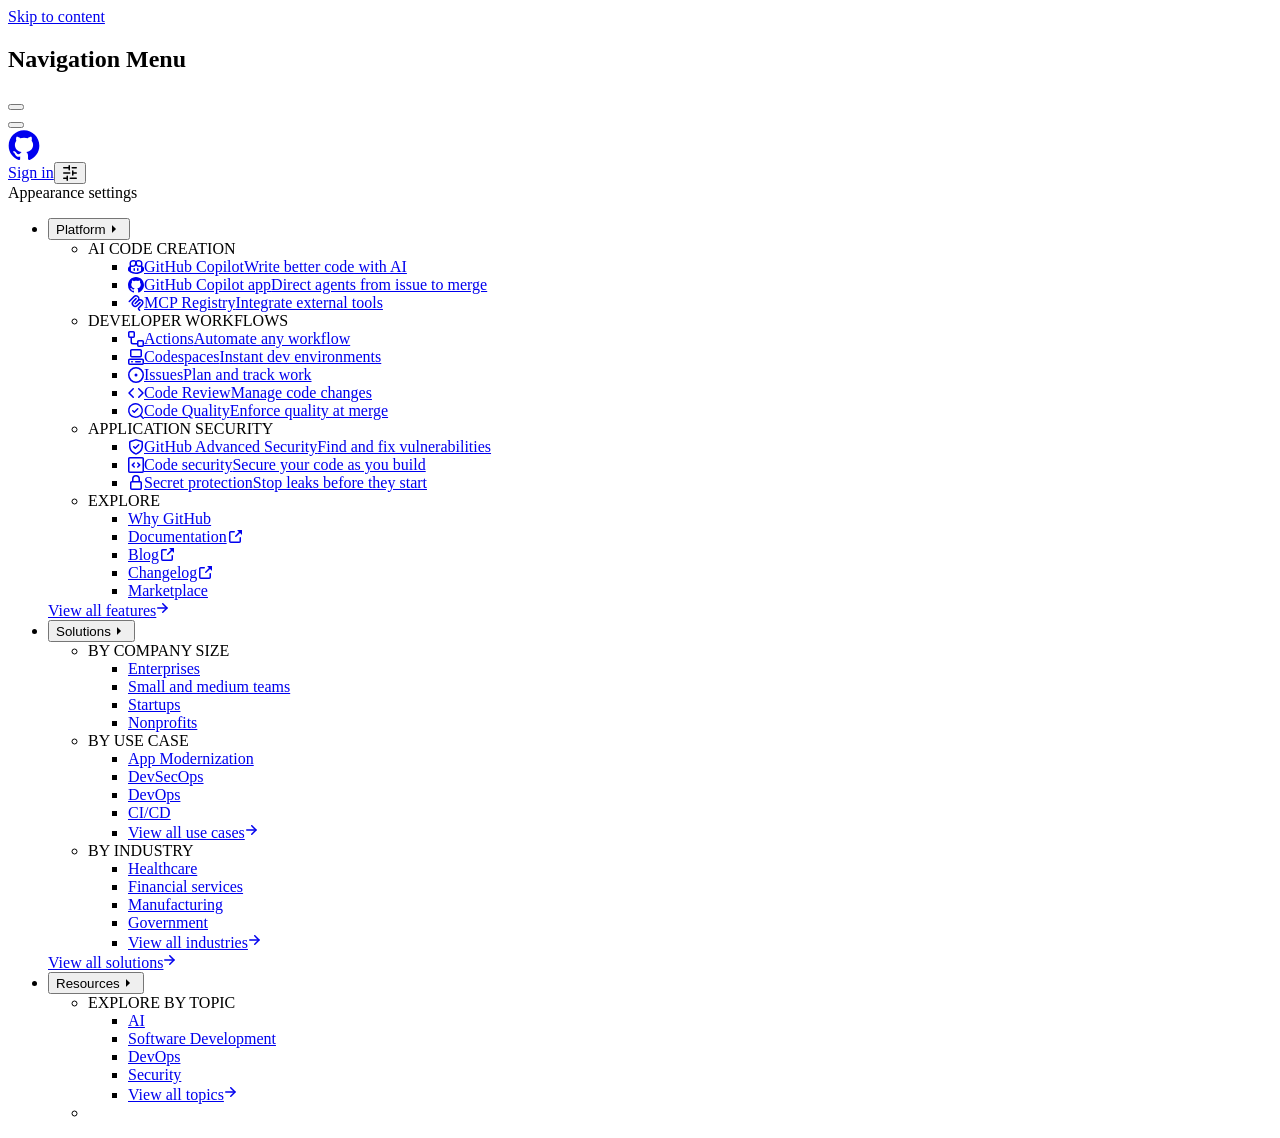
<file: _skill_audit/fetch_vercel-labs.html>
<!DOCTYPE html>
<html
  lang="en"
  
  data-color-mode="auto" data-light-theme="light" data-dark-theme="dark"
  data-a11y-animated-images="system" data-a11y-link-underlines="true"
  
  >




  <head>
    <meta charset="utf-8">
  <link rel="dns-prefetch" href="https://github.githubassets.com">
  <link rel="dns-prefetch" href="https://avatars.githubusercontent.com">
  <link rel="dns-prefetch" href="https://github-cloud.s3.amazonaws.com">
  <link rel="dns-prefetch" href="https://user-images.githubusercontent.com/">
  <link rel="preconnect" href="https://github.githubassets.com" crossorigin>
  <link rel="preconnect" href="https://avatars.githubusercontent.com">

<script type="importmap">{"imports":{"react":"https://github.githubassets.com/assets/react-e27d1b3e03961e68.js","react-dom":"https://github.githubassets.com/assets/react-dom-e5fd46a22d5c4058.js","react-dom/client":"https://github.githubassets.com/assets/react-dom-client-1b4a3ee065998cea.js","react-is":"https://github.githubassets.com/assets/react-is-e0b593954b4706d8.js","react-reconciler":"https://github.githubassets.com/assets/react-reconciler-8e99e505c4429605.js","react/compiler-runtime":"https://github.githubassets.com/assets/react-compiler-runtime-4610bd6d3de9c049.js","react/jsx-dev-runtime":"https://github.githubassets.com/assets/react-jsx-dev-runtime-ea55d68667d559e5.js","react/jsx-runtime":"https://github.githubassets.com/assets/react-jsx-runtime-4915cb0f5b3aff04.js","scheduler":"https://github.githubassets.com/assets/scheduler-58b860b049ca307c.js"}}</script>
<meta name="react-profiling" content="0" data-turbo-transient="true" />
<meta name="react-import-map" content="react,react-dom,react-dom/client,react-dom/profiling,react-is,react-reconciler,react/compiler-runtime,react/jsx-dev-runtime,react/jsx-runtime,scheduler@777f63f87cd0" data-turbo-track="reload" />
<link crossorigin="anonymous" rel="modulepreload" href="https://github.githubassets.com/assets/react-e27d1b3e03961e68.js" />
<link crossorigin="anonymous" rel="modulepreload" href="https://github.githubassets.com/assets/react-compiler-runtime-4610bd6d3de9c049.js" />
<link crossorigin="anonymous" rel="modulepreload" href="https://github.githubassets.com/assets/scheduler-58b860b049ca307c.js" />
<link crossorigin="anonymous" rel="modulepreload" href="https://github.githubassets.com/assets/react-dom-e5fd46a22d5c4058.js" />
<link crossorigin="anonymous" rel="modulepreload" href="https://github.githubassets.com/assets/react-dom-client-1b4a3ee065998cea.js" />
<link crossorigin="anonymous" rel="modulepreload" href="https://github.githubassets.com/assets/react-is-e0b593954b4706d8.js" />
<link crossorigin="anonymous" rel="modulepreload" href="https://github.githubassets.com/assets/react-jsx-runtime-4915cb0f5b3aff04.js" />
<link crossorigin="anonymous" rel="modulepreload" href="https://github.githubassets.com/assets/react-reconciler-8e99e505c4429605.js" />

  


  <link crossorigin="anonymous" media="all" rel="stylesheet" href="https://github.githubassets.com/assets/light-3a3d2c708970e4e8.css" /><link crossorigin="anonymous" media="all" rel="stylesheet" href="https://github.githubassets.com/assets/light_high_contrast-9c7b506bdc5ea73f.css" /><link crossorigin="anonymous" media="all" rel="stylesheet" href="https://github.githubassets.com/assets/dark-c9dacb4ec19616db.css" /><link crossorigin="anonymous" media="all" rel="stylesheet" href="https://github.githubassets.com/assets/dark_high_contrast-5ef38214a3eabc7d.css" /><link data-color-theme="light" crossorigin="anonymous" media="all" rel="stylesheet" data-href="https://github.githubassets.com/assets/light-3a3d2c708970e4e8.css" /><link data-color-theme="light_high_contrast" crossorigin="anonymous" media="all" rel="stylesheet" data-href="https://github.githubassets.com/assets/light_high_contrast-9c7b506bdc5ea73f.css" /><link data-color-theme="light_colorblind" crossorigin="anonymous" media="all" rel="stylesheet" data-href="https://github.githubassets.com/assets/light_colorblind-3862d92e8cad06f0.css" /><link data-color-theme="light_colorblind_high_contrast" crossorigin="anonymous" media="all" rel="stylesheet" data-href="https://github.githubassets.com/assets/light_colorblind_high_contrast-554f83c57e146400.css" /><link data-color-theme="light_tritanopia" crossorigin="anonymous" media="all" rel="stylesheet" data-href="https://github.githubassets.com/assets/light_tritanopia-8a8312bd5594c79a.css" /><link data-color-theme="light_tritanopia_high_contrast" crossorigin="anonymous" media="all" rel="stylesheet" data-href="https://github.githubassets.com/assets/light_tritanopia_high_contrast-26b9d9807a0334fb.css" /><link data-color-theme="dark" crossorigin="anonymous" media="all" rel="stylesheet" data-href="https://github.githubassets.com/assets/dark-c9dacb4ec19616db.css" /><link data-color-theme="dark_high_contrast" crossorigin="anonymous" media="all" rel="stylesheet" data-href="https://github.githubassets.com/assets/dark_high_contrast-5ef38214a3eabc7d.css" /><link data-color-theme="dark_colorblind" crossorigin="anonymous" media="all" rel="stylesheet" data-href="https://github.githubassets.com/assets/dark_colorblind-bea0b289618fbfb6.css" /><link data-color-theme="dark_colorblind_high_contrast" crossorigin="anonymous" media="all" rel="stylesheet" data-href="https://github.githubassets.com/assets/dark_colorblind_high_contrast-fe483dca5ad67edd.css" /><link data-color-theme="dark_tritanopia" crossorigin="anonymous" media="all" rel="stylesheet" data-href="https://github.githubassets.com/assets/dark_tritanopia-7d4b8c531c77a24a.css" /><link data-color-theme="dark_tritanopia_high_contrast" crossorigin="anonymous" media="all" rel="stylesheet" data-href="https://github.githubassets.com/assets/dark_tritanopia_high_contrast-edfb3968733aaf25.css" /><link data-color-theme="dark_dimmed" crossorigin="anonymous" media="all" rel="stylesheet" data-href="https://github.githubassets.com/assets/dark_dimmed-1f24e8126354e7aa.css" /><link data-color-theme="dark_dimmed_high_contrast" crossorigin="anonymous" media="all" rel="stylesheet" data-href="https://github.githubassets.com/assets/dark_dimmed_high_contrast-bb55737dcb13dc9b.css" />

  <style type="text/css">
    :root {
      --tab-size-preference: 4;
    }

    pre, code {
      tab-size: var(--tab-size-preference);
    }
  </style>

    <link crossorigin="anonymous" media="all" rel="stylesheet" href="https://github.githubassets.com/assets/primer-primitives-02e066689466a8cd.css" />
    <link crossorigin="anonymous" media="all" rel="stylesheet" href="https://github.githubassets.com/assets/primer-38ae573fa780d76a.css" />
    <link crossorigin="anonymous" media="all" rel="stylesheet" href="https://github.githubassets.com/assets/global-58d1122073b19732.css" />
    <link crossorigin="anonymous" media="all" rel="stylesheet" href="https://github.githubassets.com/assets/github-0b4a3ee3d18dc2f0.css" />
  <link crossorigin="anonymous" media="all" rel="stylesheet" href="https://github.githubassets.com/assets/repository-542ca59b4b92999d.css" />
<link crossorigin="anonymous" media="all" rel="stylesheet" href="https://github.githubassets.com/assets/code-b25a4886e30e3e5f.css" />

  

  <script type="application/json" id="client-env">{"locale":"en","featureFlags":["actions_caches_react_shell","actions_enable_background_steps","actions_new_hosted_runner_image_select_sizes_and_versions","actions_runners_react_shell","actions_workflows_react_toggle","agent_author_search_expansion","agent_author_search_expansion_ui_pulls","alternate_user_config_repo","async_conversion_coverage_enabled","billing_billable_licenses_cost_center_bucket_fix","billing_budget_expiration","billing_cost_center_list_assigned_resources","billing_discount_threshold_notification","code_quality_enablement_banner_targeting","code_quality_remove_preview","code_view_raf_sticky_lines","codespaces_prebuild_region_target_update","coding_agent_third_party_model_ui","copilot_agent_snippy","copilot_ahp_tool_call_timing","copilot_api_agentic_issue_marshal_yaml","copilot_automation_repo_mcp_servers","copilot_automation_suggest_tools_gpt_5_mini","copilot_automations_pagination","copilot_base_model_policy_row","copilot_chat_auto_mode_v2","copilot_chat_clear_model_selection_for_default_change","copilot_chat_persist_session_drafts","copilot_chat_vision_dotcom_chat_ga_gate","copilot_css_textarea_autosize","copilot_custom_copilots","copilot_custom_copilots_feature_preview","copilot_duplicate_thread","copilot_extensions_removal_on_marketplace","copilot_fix_failed_workflows_all_skus","copilot_hide_hovercard","copilot_immersive_task_hyperlinking","copilot_managed_settings_validation_file_links","copilot_mc_cli_resume_any_users_task","copilot_mission_control_agent_merge_fix_ci","copilot_mission_control_agent_merge_resolve_conflicts","copilot_mission_control_awps_batching","copilot_mission_control_early_stop","copilot_mission_control_needs_attention","copilot_mission_control_reasoning_effort","copilot_mission_control_reuse_project_workspace","copilot_mission_control_sandbox_remote_bypass","copilot_mission_control_task_alive_updates","copilot_mission_control_task_sharing","copilot_org_policy_page_focus_mode","copilot_share_active_subthread","copilot_spaces_ga","copilot_spaces_individual_policies_ga","copilot_swe_agent_authorization_status_ui","copilot_swe_agent_automation_resource_scoped_writes","copilot_swe_agent_discussion_comment_trigger","copilot_swe_agent_discussion_opened_trigger","copilot_swe_agent_discussion_updated_trigger","copilot_swe_agent_hide_model_picker_if_only_auto","copilot_swe_agent_issue_assigned_trigger","copilot_swe_agent_issue_closed_trigger","copilot_swe_agent_issue_comment_trigger","copilot_swe_agent_issue_labeled_trigger","copilot_swe_agent_issue_reopened_trigger","copilot_swe_agent_pr_comment_model_picker","copilot_swe_agent_pull_request_assigned_trigger","copilot_swe_agent_pull_request_closed_trigger","copilot_swe_agent_pull_request_comment_trigger","copilot_swe_agent_pull_request_converted_to_draft_trigger","copilot_swe_agent_pull_request_labeled_trigger","copilot_swe_agent_pull_request_merged_trigger","copilot_swe_agent_pull_request_opened_trigger","copilot_swe_agent_pull_request_ready_for_review_trigger","copilot_swe_agent_pull_request_reopened_trigger","copilot_swe_agent_pull_request_review_dismissed_trigger","copilot_swe_agent_pull_request_review_requested_trigger","copilot_swe_agent_pull_request_review_submitted_trigger","copilot_swe_agent_pull_request_review_thread_resolved_trigger","copilot_swe_agent_pull_request_review_thread_unresolved_trigger","copilot_swe_agent_pull_request_synchronize_trigger","copilot_swe_agent_sub_issue_added_trigger","copilot_swe_agent_use_subagents","copilot_task_api_github_rest_style","copilot_task_scoped_alive_channel","copilot_token_based_billing","copilot_unconfigured_is_inherited","copilot_user_can_upgrade_plan_field","copilot_workbench_sunset_redirect","dashboard_agents_module_auth_token_check","dashboard_indexeddb_caching","fgpat_permissions_selector_redesign","glc_code_quality_repo_settings_workflow_config","hyperspace_2025_logged_out_batch_1","hyperspace_2025_logged_out_batch_2","hyperspace_2025_logged_out_batch_3","in_product_messaging_datadog_monitoring","ipm_ubb_individual_budget_banner","issue_fields_multi_select","issue_inline_avatars","issue_pinned_views","issue_pinned_views_team_vs_personal","issue_relative_time_micro","issues_expanded_file_types","issues_hide_closed_sub_issues","issues_lazy_load_comment_box_suggestions","issues_react_chrome_container_query_fix","labels_archiving","labels_archiving_info","landing_pages_ninetailed","lifecycle_label_name_updates","marketing_cookie_consent_banner","marketing_pages_search_explore_provider","marketplace_sidebar_layout","memex_default_issue_create_repository","memex_live_update_hovercard","memex_mwl_filter_field_delimiter","memex_remove_deprecated_type_issue","merge_queue_restricted_pushers_warning","merge_status_header_feedback","milestone_closed_issues_prioritization","octocaptcha_origin_optimization","one_copilot_dashboard_direct_task_launch","one_copilot_mcp_loading_status","primer_react_css_anchor_positioning","primer_react_merged_forwarded_refs","primer_react_timeline_list_semantics","prs_contextual_comment_controls","prs_copilot_app_open_action","prs_css_anchor_positioning","prs_interweave_commits_into_comments","prs_url_search_param_panels","pull_request_copilot_attribution_header","pull_request_overview_panel_edit_description","pull_request_persister","pull_request_stacks_navigation_shortcuts","pull_request_virtualization_image_estimate","pull_request_virtualization_loader_batching","pull_request_virtualization_scroll_compensation","pull_request_virtualization_scroll_intent","pull_requests_deferred_highlight_fallback","quick_search_lazy_suggestions","react_blob_isolate_code_lines","react_blob_overlay","react_blob_ssr_content_visibility","react_data_router_nonblocking_revalidation","react_data_router_tanstack_allowed","react_logged_out_repository_header","react_query_props_with_key","react_sandbox_future_tanstack","repo_app_turbo","repo_deployments_sidebar_layout","repo_issues_sidebar_layout","repo_pulls_dashboard_persistence","repos_contributors_limited_default_range","review_involves_filter","rule_ignored_file_paths","rulesets_actor_list_editor","sample_network_conn_type","security_center_artifact_filters_popover","see_who_reacted","semantic_similarity_duplicate_issue_detection","session_logs_ungroup_reasoning_text","set_sha256_on_repo_creation_form","site_banner_desktop_copilot_app","site_ghca_pixel_mona","site_github_app_ga_page","site_github_app_ga_page_highlight","site_github_app_mobile_native_share","site_landing_pages_stable_canvas_position","speculation_rules_ui_service","suggest_custom_property_values_copilot","suppress_automated_browser_vitals","swp_forms_disable_octocaptcha","thread_resolution_reason","trusted_types","trusted_types_policies","ui_service_code_view_budget_banner_eligibility","ui_service_import_map_hydration_slot","universe26_banners_virt","update_issue_suggestions","viewscreen_sandbox","warn_inaccessible_attachments","webp_support","workstream_plugin_bootstrap"],"githubDomain":"https://github.com","copilotApiOverrideUrl":"https://api.githubcopilot.com","cmcApiUrl":"https://api.github.com/cmc_internal/api"}</script>
<script crossorigin="anonymous" type="module" src="https://github.githubassets.com/assets/high-contrast-cookie-dac2ceb09ceb817d.js"></script>
<link crossorigin="anonymous" rel="modulepreload" href="https://github.githubassets.com/assets/wp-runtime-312c4808f24adde0.js" />
<link crossorigin="anonymous" rel="modulepreload" href="https://github.githubassets.com/assets/app-foundation-799625033ee8341e.js" />
<link crossorigin="anonymous" rel="modulepreload" href="https://github.githubassets.com/assets/app-runtime-75fe7337a5ae1f43.js" />
<link crossorigin="anonymous" rel="modulepreload" href="https://github.githubassets.com/assets/fetch-utilities-4206e824857cdbac.js" />
<link crossorigin="anonymous" rel="modulepreload" href="https://github.githubassets.com/assets/ser-1ce9ba53965ee000.js" />
<link crossorigin="anonymous" rel="modulepreload" href="https://github.githubassets.com/assets/tp-e043b09789480cb5.js" />
<script crossorigin="anonymous" type="module" src="https://github.githubassets.com/assets/environment-2c9d328d24050b3d.js" defer="defer"></script>
<link crossorigin="anonymous" media="all" rel="stylesheet" href="https://github.githubassets.com/assets/app-runtime.11d24f4ef5060b0f.module.css" />
<link crossorigin="anonymous" rel="modulepreload" href="https://github.githubassets.com/assets/catalyst-5bc36fa5a846f5a0.js" />
<link crossorigin="anonymous" rel="modulepreload" href="https://github.githubassets.com/assets/selector-observer-7ae05416e4a383ae.js" />
<link crossorigin="anonymous" rel="modulepreload" href="https://github.githubassets.com/assets/relative-time-element-b2d8b7dede692c9f.js" />
<link crossorigin="anonymous" rel="modulepreload" href="https://github.githubassets.com/assets/by-473024a3f6cb3892.js" />
<link crossorigin="anonymous" rel="modulepreload" href="https://github.githubassets.com/assets/ja9-b94de714266ba389.js" />
<link crossorigin="anonymous" rel="modulepreload" href="https://github.githubassets.com/assets/3h2-5f8899065b81d778.js" />
<link crossorigin="anonymous" rel="modulepreload" href="https://github.githubassets.com/assets/t2-19741658de225445.js" />
<link crossorigin="anonymous" rel="modulepreload" href="https://github.githubassets.com/assets/z8-5c899bb34cf0fc51.js" />
<link crossorigin="anonymous" rel="modulepreload" href="https://github.githubassets.com/assets/hj-ece3bec966e8a2b6.js" />
<link crossorigin="anonymous" rel="modulepreload" href="https://github.githubassets.com/assets/wc-33edcf25ba11d33f.js" />
<script crossorigin="anonymous" type="module" src="https://github.githubassets.com/assets/github-elements-1f300f051403c80b.js" defer="defer"></script>
<script crossorigin="anonymous" type="module" src="https://github.githubassets.com/assets/element-registry-2df4f5b7e3427527.js" defer="defer"></script>
<link crossorigin="anonymous" rel="modulepreload" href="https://github.githubassets.com/assets/runtime-helpers-b7e0a61126a143c7.js" />
<link crossorigin="anonymous" rel="modulepreload" href="https://github.githubassets.com/assets/aria-live-edd851c704c6b3ca.js" />
<link crossorigin="anonymous" rel="modulepreload" href="https://github.githubassets.com/assets/hotkey-a82e6cb07443fd1c.js" />
<link crossorigin="anonymous" rel="modulepreload" href="https://github.githubassets.com/assets/react-core-7fe869c9c8566fc0.js" />
<link crossorigin="anonymous" rel="modulepreload" href="https://github.githubassets.com/assets/a96-f44dcca0945fa24d.js" />
<link crossorigin="anonymous" rel="modulepreload" href="https://github.githubassets.com/assets/ur-b820e79826e6a550.js" />
<link crossorigin="anonymous" rel="modulepreload" href="https://github.githubassets.com/assets/4t-f1181f796eb9ea15.js" />
<link crossorigin="anonymous" rel="modulepreload" href="https://github.githubassets.com/assets/pb0-b19b273276c337a2.js" />
<link crossorigin="anonymous" rel="modulepreload" href="https://github.githubassets.com/assets/6n-b72a71e2477d5d76.js" />
<link crossorigin="anonymous" rel="modulepreload" href="https://github.githubassets.com/assets/z-b2cf9f86cb4bed3b.js" />
<link crossorigin="anonymous" rel="modulepreload" href="https://github.githubassets.com/assets/9k-707f3c96c4acaae5.js" />
<link crossorigin="anonymous" rel="modulepreload" href="https://github.githubassets.com/assets/0r-4c4af04176d5b5a2.js" />
<link crossorigin="anonymous" rel="modulepreload" href="https://github.githubassets.com/assets/etr-10a33b4e28a5264e.js" />
<link crossorigin="anonymous" rel="modulepreload" href="https://github.githubassets.com/assets/ow-98d10140e8228c74.js" />
<link crossorigin="anonymous" rel="modulepreload" href="https://github.githubassets.com/assets/b3-8c6a9e264988c148.js" />
<link crossorigin="anonymous" rel="modulepreload" href="https://github.githubassets.com/assets/eonf-7297a0ec85fc5281.js" />
<link crossorigin="anonymous" rel="modulepreload" href="https://github.githubassets.com/assets/xrz-5d469e804fd41d09.js" />
<link crossorigin="anonymous" rel="modulepreload" href="https://github.githubassets.com/assets/yga-dd50cf95593467fe.js" />
<script crossorigin="anonymous" type="module" src="https://github.githubassets.com/assets/behaviors-496926ed0e769c1a.js" defer="defer"></script>
<link crossorigin="anonymous" media="all" rel="stylesheet" href="https://github.githubassets.com/assets/react-core.fab33199790f05d6.module.css" />
<link crossorigin="anonymous" rel="modulepreload" href="https://github.githubassets.com/assets/n9c-3506ddcf805d5421.js" />
<script crossorigin="anonymous" type="module" src="https://github.githubassets.com/assets/codespaces-2595d1b56f36e420.js" defer="defer"></script>
<link crossorigin="anonymous" rel="modulepreload" href="https://github.githubassets.com/assets/li-902486fa635be114.js" />
<script crossorigin="anonymous" type="module" src="https://github.githubassets.com/assets/repositories-a7347611764d499a.js" defer="defer"></script>
<script crossorigin="anonymous" type="module" src="https://github.githubassets.com/assets/code-menu-9bf28b90401bf038.js" defer="defer"></script>
  
  <link crossorigin="anonymous" rel="modulepreload" href="https://github.githubassets.com/assets/primer-react-aa472ad9b7027c95.js" />
<link crossorigin="anonymous" rel="modulepreload" href="https://github.githubassets.com/assets/op-76db8804e205b5d5.js" />
<link crossorigin="anonymous" rel="modulepreload" href="https://github.githubassets.com/assets/nc-2485e88d8a01d9c2.js" />
<link crossorigin="anonymous" rel="modulepreload" href="https://github.githubassets.com/assets/qmp-308230626a2aedb0.js" />
<link crossorigin="anonymous" rel="modulepreload" href="https://github.githubassets.com/assets/j6-f38514fb943db6ec.js" />
<link crossorigin="anonymous" rel="modulepreload" href="https://github.githubassets.com/assets/t7l-699ca510ac327acf.js" />
<link crossorigin="anonymous" rel="modulepreload" href="https://github.githubassets.com/assets/4u-bf6e08201764cb0a.js" />
<link crossorigin="anonymous" rel="modulepreload" href="https://github.githubassets.com/assets/s0-307dd28b274d0fad.js" />
<link crossorigin="anonymous" rel="modulepreload" href="https://github.githubassets.com/assets/y5-4fcf85a93b5b06b0.js" />
<link crossorigin="anonymous" rel="modulepreload" href="https://github.githubassets.com/assets/zd-61606dd1c14634aa.js" />
<link crossorigin="anonymous" rel="modulepreload" href="https://github.githubassets.com/assets/7v-88e5da497f84e96d.js" />
<link crossorigin="anonymous" rel="modulepreload" href="https://github.githubassets.com/assets/15-f26349519bec5482.js" />
<link crossorigin="anonymous" rel="modulepreload" href="https://github.githubassets.com/assets/5w-452c3a937483ff49.js" />
<link crossorigin="anonymous" rel="modulepreload" href="https://github.githubassets.com/assets/la-27ea91f01fa7ffcf.js" />
<link crossorigin="anonymous" rel="modulepreload" href="https://github.githubassets.com/assets/a3-535693ca876f3978.js" />
<link crossorigin="anonymous" rel="modulepreload" href="https://github.githubassets.com/assets/fx0-05f68952cd4c4b54.js" />
<link crossorigin="anonymous" rel="modulepreload" href="https://github.githubassets.com/assets/tjn-c8192b2dabd1ae8c.js" />
<link crossorigin="anonymous" rel="modulepreload" href="https://github.githubassets.com/assets/owu-d27475511623d054.js" />
<link crossorigin="anonymous" rel="modulepreload" href="https://github.githubassets.com/assets/j8z-2b6baec9227eb98c.js" />
<link crossorigin="anonymous" rel="modulepreload" href="https://github.githubassets.com/assets/znp-671ea2c74aed7e30.js" />
<link crossorigin="anonymous" rel="modulepreload" href="https://github.githubassets.com/assets/3s-ebbc335534e40b2a.js" />
<link crossorigin="anonymous" rel="modulepreload" href="https://github.githubassets.com/assets/gj-b68aa2e46dac0e69.js" />
<link crossorigin="anonymous" rel="modulepreload" href="https://github.githubassets.com/assets/4y-9b20c7f1b1e68334.js" />
<link crossorigin="anonymous" rel="modulepreload" href="https://github.githubassets.com/assets/0-8bb1b20ebce778dd.js" />
<link crossorigin="anonymous" rel="modulepreload" href="https://github.githubassets.com/assets/jn-8d682b11fce7d25e.js" />
<link crossorigin="anonymous" rel="modulepreload" href="https://github.githubassets.com/assets/fn-80ae055b0fa5b680.js" />
<link crossorigin="anonymous" rel="modulepreload" href="https://github.githubassets.com/assets/q6j-a0f5c18f21eed301.js" />
<link crossorigin="anonymous" rel="modulepreload" href="https://github.githubassets.com/assets/b2-35e229a50d0f3d05.js" />
<link crossorigin="anonymous" rel="modulepreload" href="https://github.githubassets.com/assets/pgx-dd79b7c9d5ccc946.js" />
<link crossorigin="anonymous" rel="modulepreload" href="https://github.githubassets.com/assets/lrk-ea49e115e48ba34b.js" />
<link crossorigin="anonymous" rel="modulepreload" href="https://github.githubassets.com/assets/mlz-b5402a5997108f93.js" />
<link crossorigin="anonymous" rel="modulepreload" href="https://github.githubassets.com/assets/dx-4c2b444c4f196d9b.js" />
<link crossorigin="anonymous" rel="modulepreload" href="https://github.githubassets.com/assets/sm-22346830d5e5a763.js" />
<link crossorigin="anonymous" rel="modulepreload" href="https://github.githubassets.com/assets/i2-5e26ac37ee961d06.js" />
<link crossorigin="anonymous" rel="modulepreload" href="https://github.githubassets.com/assets/zxp-8605766e34ac5962.js" />
<link crossorigin="anonymous" rel="modulepreload" href="https://github.githubassets.com/assets/43-efe637f521d688f0.js" />
<link crossorigin="anonymous" rel="modulepreload" href="https://github.githubassets.com/assets/jh-0ab10fa757b2a800.js" />
<link crossorigin="anonymous" rel="modulepreload" href="https://github.githubassets.com/assets/0yx-6e44b5cba2d0d1f7.js" />
<link crossorigin="anonymous" rel="modulepreload" href="https://github.githubassets.com/assets/k54-6cf64d936e253d31.js" />
<link crossorigin="anonymous" rel="modulepreload" href="https://github.githubassets.com/assets/up-9ba623fe31b3ad8b.js" />
<link crossorigin="anonymous" rel="modulepreload" href="https://github.githubassets.com/assets/w8-23532d07ea4ef9d5.js" />
<link crossorigin="anonymous" rel="modulepreload" href="https://github.githubassets.com/assets/gd-c0d7e6321e1379df.js" />
<link crossorigin="anonymous" rel="modulepreload" href="https://github.githubassets.com/assets/d0-05f8d14a7470eb9e.js" />
<link crossorigin="anonymous" rel="modulepreload" href="https://github.githubassets.com/assets/c28-7bbf3d68f4dce8b5.js" />
<link crossorigin="anonymous" rel="modulepreload" href="https://github.githubassets.com/assets/ti-5a1f71482f5e6a07.js" />
<link crossorigin="anonymous" rel="modulepreload" href="https://github.githubassets.com/assets/y2-2f581d0564f88f89.js" />
<link crossorigin="anonymous" rel="modulepreload" href="https://github.githubassets.com/assets/9xk-7f6912c4c8ddb34a.js" />
<link crossorigin="anonymous" rel="modulepreload" href="https://github.githubassets.com/assets/6z-8b64f176b6154ae7.js" />
<script crossorigin="anonymous" type="module" src="https://github.githubassets.com/assets/code-view-7f90b1d7391549f9.js" defer="defer"></script>
<link crossorigin="anonymous" media="all" rel="stylesheet" href="https://github.githubassets.com/assets/primer-react-css.41e8289c1ff152bd.module.css" />
<link crossorigin="anonymous" media="all" rel="stylesheet" href="https://github.githubassets.com/assets/0yx.87256cbd6216cf2c.module.css" />
<link crossorigin="anonymous" media="all" rel="stylesheet" href="https://github.githubassets.com/assets/k54.e9cc8c0ec9e8e133.module.css" />
<link crossorigin="anonymous" media="all" rel="stylesheet" href="https://github.githubassets.com/assets/code-view.b689bba6c14b6e61.module.css" />


  <title>GitHub - vercel-labs/agent-browser: Browser automation CLI for AI agents · GitHub</title>



  <meta name="route-pattern" content="/:user_id/:repository" data-turbo-transient>
  <meta name="route-controller" content="files" data-turbo-transient>
  <meta name="route-action" content="disambiguate" data-turbo-transient>
  <meta name="fetch-nonce" content="v2:3df91aba-11e6-d67f-e8e5-b994c7d6948a">

    
  <meta name="current-catalog-service-hash" content="f3abb0cc802f3d7b95fc8762b94bdcb13bf39634c40c357301c4aa1d67a256fb">


  <meta name="request-id" content="DEC6:DDABB:700916:B18109:6AD6B45B" data-pjax-transient="true"/><meta name="html-safe-nonce" content="a090d2626883b32f11281675b35f5e652ee7f331daf1ac966a6944b6e49482ee" data-pjax-transient="true"/><meta name="visitor-payload" content="[base64]" data-pjax-transient="true"/><meta name="visitor-hmac" content="1419c37886b9034b1768d899e47ec3ea24c3b07f0ffe467a98bd6a0267e8fc64" data-pjax-transient="true"/>


    <meta name="hovercard-subject-tag" content="repository:1132001614" data-turbo-transient>


  <meta name="github-keyboard-shortcuts" content="repository,copilot" data-turbo-transient="true" />
  

  <meta name="selected-link" value="repo_source" data-turbo-transient>
  <link rel="assets" href="https://github.githubassets.com/">

    <meta name="google-site-verification" content="Apib7-x98H0j5cPqHWwSMm6dNU4GmODRoqxLiDzdx9I">

<meta name="octolytics-url" content="https://collector.github.com/github/collect" />





  <meta name="analytics-location" content="/&lt;user-name&gt;/&lt;repo-name&gt;" data-turbo-transient="true" />

  




    <meta name="user-login" content="">

  

    <meta name="viewport" content="width=device-width">

    

      <meta name="description" content="Browser automation CLI for AI agents. Contribute to vercel-labs/agent-browser development by creating an account on GitHub.">

      <link rel="search" type="application/opensearchdescription+xml" href="/opensearch.xml" title="GitHub">

    <link rel="fluid-icon" href="https://github.com/fluidicon.png" title="GitHub">
    <meta property="fb:app_id" content="1401488693436528">
    <meta name="apple-itunes-app" content="app-id=1477376905, app-argument=https://github.com/vercel-labs/agent-browser" />

      <meta name="twitter:image" content="https://opengraph.githubassets.com/c63ddcf625b9023481a4b0142f087cf9a31e9c7d3cfc5bdcd4c8354115c3afb0/vercel-labs/agent-browser" /><meta name="twitter:site" content="@github" /><meta name="twitter:card" content="summary_large_image" /><meta name="twitter:title" content="GitHub - vercel-labs/agent-browser: Browser automation CLI for AI agents" /><meta name="twitter:description" content="Browser automation CLI for AI agents. Contribute to vercel-labs/agent-browser development by creating an account on GitHub." />
  <meta property="og:image" content="https://opengraph.githubassets.com/c63ddcf625b9023481a4b0142f087cf9a31e9c7d3cfc5bdcd4c8354115c3afb0/vercel-labs/agent-browser" /><meta property="og:image:alt" content="Browser automation CLI for AI agents. Contribute to vercel-labs/agent-browser development by creating an account on GitHub." /><meta property="og:image:width" content="1200" /><meta property="og:image:height" content="600" /><meta property="og:site_name" content="GitHub" /><meta property="og:type" content="object" /><meta property="og:title" content="GitHub - vercel-labs/agent-browser: Browser automation CLI for AI agents" /><meta property="og:url" content="https://github.com/vercel-labs/agent-browser" /><meta property="og:description" content="Browser automation CLI for AI agents. Contribute to vercel-labs/agent-browser development by creating an account on GitHub." />
  




      <meta name="hostname" content="github.com">



        <meta name="expected-hostname" content="github.com">


  <meta http-equiv="x-pjax-version" content="cb1faaea892329c87bef769f539ca6f83bf572f3bfbc7f65fff31e77d61b9b56" data-turbo-track="reload">
  <meta http-equiv="x-pjax-csp-version" content="c4a65e47b0c850e1157ae8e66298070851d7e3b558038de5a3b4ff7a93e630ed" data-turbo-track="reload">
  <meta http-equiv="x-pjax-css-version" content="29e3e619e13ed4b9386c950d46470e37da904acb4e96237d9ce12fcfbc801992" data-turbo-track="reload">
  <meta http-equiv="x-pjax-js-version" content="2e84e30b22aa4cd36a5f3b6b7a4cf758ffaa6c23dc76493933435ec4cda32656" data-turbo-track="reload">

  <meta name="turbo-cache-control" content="no-preview" data-turbo-transient="">

      <meta name="turbo-cache-control" content="no-cache" data-turbo-transient>

    <meta data-hydrostats="publish">

  <meta name="go-import" content="github.com/vercel-labs/agent-browser git https://github.com/vercel-labs/agent-browser.git">

  <meta name="octolytics-dimension-user_id" content="108547162" /><meta name="octolytics-dimension-user_login" content="vercel-labs" /><meta name="octolytics-dimension-repository_id" content="1132001614" /><meta name="octolytics-dimension-repository_nwo" content="vercel-labs/agent-browser" /><meta name="octolytics-dimension-repository_public" content="true" /><meta name="octolytics-dimension-repository_is_fork" content="false" /><meta name="octolytics-dimension-repository_network_root_id" content="1132001614" /><meta name="octolytics-dimension-repository_network_root_nwo" content="vercel-labs/agent-browser" />
  



    

    <meta name="turbo-body-classes" content="logged-out env-production page-responsive">
  <meta name="disable-turbo" content="false">


  <meta name="browser-stats-url" content="https://api.github.com/_private/browser/stats">


  <meta name="browser-errors-url" content="https://api.github.com/_private/browser/errors">

  <meta name="release" content="36d1fd9a39cadcefd6b1efa4d695c23ad6161fb5" data-turbo-track="reload">
  <meta name="ui-target" content="full">

  <link rel="mask-icon" href="https://github.githubassets.com/assets/pinned-octocat-093da3e6fa40.svg" color="#000000">
  <link rel="alternate icon" class="js-site-favicon" type="image/png" href="https://github.githubassets.com/favicons/favicon.png">
  <link rel="icon" class="js-site-favicon" type="image/svg+xml" href="https://github.githubassets.com/favicons/favicon.svg" data-base-href="https://github.githubassets.com/favicons/favicon">

<meta name="theme-color" content="#1e2327">
<meta name="color-scheme" content="light dark" />


  <link rel="manifest" href="/manifest.json" crossOrigin="use-credentials">

  </head>

  <body class="logged-out env-production page-responsive" style="word-wrap: break-word;" >
    <div data-turbo-body class="logged-out env-production page-responsive" style="word-wrap: break-word;" >
      <div id="__primerPortalRoot__" style="z-index: 1000; position: absolute; width: 100%;" data-turbo-permanent></div>
      

    <div class="position-relative header-wrapper js-header-wrapper ">
      <a href="#start-of-content" data-skip-target-assigned="false" class="px-2 tmp-py-4 color-bg-accent-emphasis color-fg-on-emphasis show-on-focus js-skip-to-content">Skip to content</a>

      <span data-view-component="true" class="progress-pjax-loader Progress position-fixed width-full">
    <span style="width: 0%;" data-view-component="true" class="Progress-item progress-pjax-loader-bar left-0 top-0 color-bg-accent-emphasis"></span>
</span>      
      <link crossorigin="anonymous" rel="modulepreload" href="https://github.githubassets.com/assets/bbj-120f614daab2ee1d.js" fetchpriority="low" />
<link crossorigin="anonymous" rel="modulepreload" href="https://github.githubassets.com/assets/keyboard-shortcuts-dialog-65bf5a498761cba1.js" fetchpriority="low" />
<link crossorigin="anonymous" media="all" rel="stylesheet" href="https://github.githubassets.com/assets/primer-react-css.41e8289c1ff152bd.module.css" />
<link crossorigin="anonymous" media="all" rel="stylesheet" href="https://github.githubassets.com/assets/keyboard-shortcuts-dialog.ef71329f488f6c25.module.css" />

<react-partial
  partial-name="keyboard-shortcuts-dialog"
  data-ssr="false"
  data-attempted-ssr="false"
  data-react-profiling="false"
>
  
  <script type="application/json" data-target="react-partial.embeddedData">{"props":{"docsUrl":"https://docs.github.com/get-started/accessibility/keyboard-shortcuts"}}</script>
  <div data-target="react-partial.reactRoot"></div>
</react-partial>





      

          <link crossorigin="anonymous" rel="modulepreload" href="https://github.githubassets.com/assets/g6m-a05cbcd94ac196d8.js" fetchpriority="low" />
<link crossorigin="anonymous" rel="modulepreload" href="https://github.githubassets.com/assets/app-install-banner-partial-69d82c010417c6a9.js" fetchpriority="low" />
<link crossorigin="anonymous" media="all" rel="stylesheet" href="https://github.githubassets.com/assets/primer-react-css.41e8289c1ff152bd.module.css" />
<link crossorigin="anonymous" media="all" rel="stylesheet" href="https://github.githubassets.com/assets/app-install-banner-partial.26b679570b3b1553.module.css" />

<react-partial
  partial-name="app-install-banner-partial"
  data-ssr="false"
  data-attempted-ssr="false"
  data-react-profiling="false"
>
  
  <script type="application/json" data-target="react-partial.embeddedData">{"props":{}}</script>
  <div data-target="react-partial.reactRoot"></div>
</react-partial>


          

                <link crossorigin="anonymous" rel="modulepreload" href="https://github.githubassets.com/assets/et9-6f05589c8621e03c.js" fetchpriority="low" />
<link crossorigin="anonymous" rel="modulepreload" href="https://github.githubassets.com/assets/id-6e69bc70bac6b188.js" fetchpriority="low" />
<link crossorigin="anonymous" rel="modulepreload" href="https://github.githubassets.com/assets/fz-cb55e83c29d0a351.js" fetchpriority="low" />
<link crossorigin="anonymous" rel="modulepreload" href="https://github.githubassets.com/assets/jbz-52a745dad9e9a69a.js" fetchpriority="low" />
<link crossorigin="anonymous" rel="modulepreload" href="https://github.githubassets.com/assets/h4-1b8e14009663edc9.js" fetchpriority="low" />
<link crossorigin="anonymous" rel="modulepreload" href="https://github.githubassets.com/assets/mhh-8ec07c1858d988b9.js" fetchpriority="low" />
<link crossorigin="anonymous" rel="modulepreload" href="https://github.githubassets.com/assets/97-0c9e3d8ca57bb36c.js" fetchpriority="low" />
<link crossorigin="anonymous" rel="modulepreload" href="https://github.githubassets.com/assets/marketing-header-2e96e58a6f99023b.js" fetchpriority="low" />
<link crossorigin="anonymous" media="all" rel="stylesheet" href="https://github.githubassets.com/assets/primer-react-css.41e8289c1ff152bd.module.css" />
<link crossorigin="anonymous" media="all" rel="stylesheet" href="https://github.githubassets.com/assets/primer-react-brand-css.011e078829877390.module.css" />
<link crossorigin="anonymous" media="all" rel="stylesheet" href="https://github.githubassets.com/assets/marketing-header.9aaa8c6077b5fb62.module.css" />

<react-partial
  partial-name="marketing-header"
  data-ssr="true"
  data-attempted-ssr="true"
  data-react-profiling="false"
>
  
  <script type="application/json" data-target="react-partial.embeddedData">{"props":{"color_mode":"dark","logged_in":false,"marketing_page":false,"home_path":"/","login_path":"/login?return_to=https%3A%2F%2Fgithub.com%2Fvercel-labs%2Fagent-browser","signup_path":"/signup?ref_cta=Sign+up\u0026ref_loc=header+logged+out\u0026ref_page=%2F%3Cuser-name%3E%2F%3Crepo-name%3E\u0026source=header-repo\u0026source_repo=vercel-labs%2Fagent-browser","signup_enabled":true,"is_signup_controller":false,"show_search_and_nav":true,"hide_search":false,"private_mode_enabled":false,"should_use_dotcom_links":true,"auth_hydro_click":"{\"event_type\":\"authentication.click\",\"payload\":{\"location_in_page\":\"site header menu\",\"repository_id\":null,\"auth_type\":\"SIGN_UP\",\"originating_url\":\"https://github.com/vercel-labs/agent-browser\",\"user_id\":null}}","auth_hydro_click_hmac":"89a59b0f2847a9b1b7899bfafd89bfc3468a90b17f5e1cb91ae8eae400b44d58","overlay":false,"fixed":false}}</script>
  <div data-target="react-partial.reactRoot"><div data-color-mode="dark" data-light-theme="light" data-dark-theme="dark"><header class="root__q6pgdo HeaderMktg header-logged-out" role="banner" data-marketing-header="true" data-color-mode="dark" data-light-theme="light" data-dark-theme="dark" data-is-top="true"><h2 class="visuallyHidden__TIbnmb">Navigation Menu</h2><button type="button" class="backdrop__rMNFxs" aria-label="Close navigation menu"></button><div class="bar__cF4m1O"><div class="topRow__-dqkhM"><div class="toggleSlot__-ODxSX"><button type="button" class="toggle__kPg75-" aria-label="Toggle navigation" aria-expanded="false"><span class="toggleBar__8J10Uq"></span><span class="toggleBar__8J10Uq"></span><span class="toggleBar__8J10Uq"></span></button></div><a href="/" aria-label="Homepage" class="logo__bX9RKh" data-analytics-event="{&quot;action&quot;:&quot;homepage&quot;,&quot;tag&quot;:&quot;link&quot;,&quot;context&quot;:&quot;logo&quot;,&quot;location&quot;:&quot;header&quot;,&quot;label&quot;:&quot;homepage_link_logo_header&quot;}"><svg data-component="Octicon" aria-hidden="true" focusable="false" class="octicon octicon-mark-github" viewBox="0 0 24 24" width="32" height="32" fill="currentColor" display="inline-block" overflow="visible" style="vertical-align:text-bottom"><path d="M10.226 17.284c-2.965-.36-5.054-2.493-5.054-5.256 0-1.123.404-2.336 1.078-3.144-.292-.741-.247-2.314.09-2.965.898-.112 2.111.36 2.83 1.01.853-.269 1.752-.404 2.853-.404 1.1 0 1.999.135 2.807.382.696-.629 1.932-1.1 2.83-.988.315.606.36 2.179.067 2.942.72.854 1.101 2 1.101 3.167 0 2.763-2.089 4.852-5.098 5.234.763.494 1.28 1.572 1.28 2.807v2.336c0 .674.561 1.056 1.235.786 4.066-1.55 7.255-5.615 7.255-10.646C23.5 6.188 18.334 1 11.978 1 5.62 1 .5 6.188.5 12.545c0 4.986 3.167 9.12 7.435 10.669.606.225 1.19-.18 1.19-.786V20.63a2.9 2.9 0 0 1-1.078.224c-1.483 0-2.359-.808-2.987-2.313-.247-.607-.517-.966-1.034-1.033-.27-.023-.359-.135-.359-.27 0-.27.45-.471.898-.471.652 0 1.213.404 1.797 1.235.45.651.921.943 1.483.943.561 0 .92-.202 1.437-.719.382-.381.674-.718.944-.943"></path></svg></a><div class="mobileActions__8F9jkX"><a class="Primer_Brand__Button-module__Button___scH9Z Primer_Brand__Button-module__Button--subtle___F7pEE Primer_Brand__Button-module__Button--size-small___zQrEw cta__xkenoh" href="/login?return_to=https%3A%2F%2Fgithub.com%2Fvercel-labs%2Fagent-browser" data-analytics-event="{&quot;action&quot;:&quot;sign_in&quot;,&quot;tag&quot;:&quot;link&quot;,&quot;context&quot;:&quot;auth_cta&quot;,&quot;location&quot;:&quot;header&quot;,&quot;label&quot;:&quot;sign_in_link_auth_cta_header&quot;}" data-hydro-click="{&quot;event_type&quot;:&quot;authentication.click&quot;,&quot;payload&quot;:{&quot;location_in_page&quot;:&quot;site header menu&quot;,&quot;repository_id&quot;:null,&quot;auth_type&quot;:&quot;SIGN_UP&quot;,&quot;originating_url&quot;:&quot;https://github.com/vercel-labs/agent-browser&quot;,&quot;user_id&quot;:null}}" data-hydro-click-hmac="89a59b0f2847a9b1b7899bfafd89bfc3468a90b17f5e1cb91ae8eae400b44d58"><span class="Primer_Brand__Button-module__Button__text___ED0bX"><span class="Primer_Brand__Text-module__Text___XeGJJ Primer_Brand__Text-module__Text-font--mona-sans___a8XJD Primer_Brand__Text-module__Text--default___GhPh_ Primer_Brand__Text-module__Text--100___B2ueX Primer_Brand__Text-module__Text--weight-medium___qJKf_ Primer_Brand__Button-module__Button--label___qrkyz Primer_Brand__Button-module__Button--label-subtle___8ndWH">Sign in</span></span></a><button class="Primer_Brand__Button-module__Button___scH9Z Primer_Brand__Button-module__Button--subtle___F7pEE Primer_Brand__Button-module__Button--size-small___zQrEw trigger__VWDtQ2" type="button" aria-haspopup="dialog" aria-labelledby="_R_3dd_"><span class="Primer_Brand__Button-module__Button__leading-visual___jjtTe" data-testid="Button-leading-visual"><svg data-component="Octicon" focusable="false" aria-hidden="true" class="octicon octicon-sliders Primer_Brand__Button-module__Button__icon-visual____qybb" viewBox="0 0 16 16" width="16" height="16" fill="currentColor" display="inline-block" overflow="visible" style="vertical-align:text-bottom"><path d="M15 2.75a.75.75 0 0 1-.75.75h-4a.75.75 0 0 1 0-1.5h4a.75.75 0 0 1 .75.75Zm-8.5.75v1.25a.75.75 0 0 0 1.5 0v-4a.75.75 0 0 0-1.5 0V2H1.75a.75.75 0 0 0 0 1.5H6.5Zm1.25 5.25a.75.75 0 0 0 0-1.5h-6a.75.75 0 0 0 0 1.5h6ZM15 8a.75.75 0 0 1-.75.75H11.5V10a.75.75 0 1 1-1.5 0V6a.75.75 0 0 1 1.5 0v1.25h2.75A.75.75 0 0 1 15 8Zm-9 5.25v-2a.75.75 0 0 0-1.5 0v1.25H1.75a.75.75 0 0 0 0 1.5H4.5v1.25a.75.75 0 0 0 1.5 0v-2Zm9 0a.75.75 0 0 1-.75.75h-6a.75.75 0 0 1 0-1.5h6a.75.75 0 0 1 .75.75Z"></path></svg></span></button><div class="Primer_Brand__Tooltip-module__Tooltip___0Eipx" data-direction="s" aria-hidden="true" id="_R_3dd_">Appearance settings</div></div></div><div class="menu__2EHTkB"><div class="menuWrapper__Vmk5KX"><nav class="nav__mHQXuz" aria-label="Global"><ul class="list__2Gh7vS"><li><div class="container__KHyzq4"><button type="button" class="button__qiVZaY" aria-expanded="false" aria-controls="_R_nd_">Platform<svg data-component="Octicon" aria-hidden="true" focusable="false" class="octicon octicon-triangle-right buttonIcon__44FXu9" viewBox="0 0 16 16" width="16" height="16" fill="currentColor" display="inline-block" overflow="visible" style="vertical-align:text-bottom"><path d="m6.427 4.427 3.396 3.396a.25.25 0 0 1 0 .354l-3.396 3.396A.25.25 0 0 1 6 11.396V4.604a.25.25 0 0 1 .427-.177Z"></path></svg></button><div id="_R_nd_" class="dropdown__jv_u56"><ul class="list__F2oFju"><li><div class="group__i-sw4v"><span class="Primer_Brand__Text-module__Text___XeGJJ Primer_Brand__Text-module__Text-font--monospace___QXHDQ Primer_Brand__Text-module__Text--muted___rE6mh Primer_Brand__Text-module__Text--100___B2ueX Primer_Brand__Text-module__Text--weight-medium___qJKf_ title__g2f4Ur" id="_R_5knd_">AI CODE CREATION</span><ul class="list__GYi3Jn" aria-labelledby="_R_5knd_"><li><a class="Primer_Brand__Link-module__Link___lF11y Primer_Brand__Link-module__Link--default___VRVW0 link__3viuP9" href="https://github.com/features/copilot" data-analytics-event="{&quot;action&quot;:&quot;github_copilot&quot;,&quot;tag&quot;:&quot;link&quot;,&quot;context&quot;:&quot;platform&quot;,&quot;location&quot;:&quot;navbar&quot;,&quot;label&quot;:&quot;github_copilot_link_platform_navbar&quot;}"><span class="Primer_Brand__Text-module__Text___XeGJJ Primer_Brand__Text-module__Text-font--mona-sans___a8XJD Primer_Brand__Text-module__Text--default___GhPh_ Primer_Brand__Text-module__Text--200____P1wy Primer_Brand__Text-module__Text--antialiased___TYoXS Primer_Brand__Link-module__Link--label___jM8Ty"><span class="Primer_Brand__Text-module__Text___XeGJJ Primer_Brand__Text-module__Text-font--mona-sans___a8XJD Primer_Brand__Text-module__Text--default___GhPh_ Primer_Brand__Text-module__Text--200____P1wy Primer_Brand__Text-module__Text--antialiased___TYoXS Primer_Brand__Text-module__Text--weight-medium___qJKf_ title__MTYMi3"><svg data-component="Octicon" aria-hidden="true" focusable="false" class="octicon octicon-copilot icon__Sf_Nku" viewBox="0 0 16 16" width="16" height="16" fill="currentColor" display="inline-block" overflow="visible" style="vertical-align:text-bottom"><path d="M7.998 15.035c-4.562 0-7.873-2.914-7.998-3.749V9.338c.085-.628.677-1.686 1.588-2.065.013-.07.024-.143.036-.218.029-.183.06-.384.126-.612-.201-.508-.254-1.084-.254-1.656 0-.87.128-1.769.693-2.484.579-.733 1.494-1.124 2.724-1.261 1.206-.134 2.262.034 2.944.765.05.053.096.108.139.165.044-.057.094-.112.143-.165.682-.731 1.738-.899 2.944-.765 1.23.137 2.145.528 2.724 1.261.566.715.693 1.614.693 2.484 0 .572-.053 1.148-.254 1.656.066.228.098.429.126.612.012.076.024.148.037.218.924.385 1.522 1.471 1.591 2.095v1.872c0 .766-3.351 3.795-8.002 3.795Zm0-1.485c2.28 0 4.584-1.11 5.002-1.433V7.862l-.023-.116c-.49.21-1.075.291-1.727.291-1.146 0-2.059-.327-2.71-.991A3.222 3.222 0 0 1 8 6.303a3.24 3.24 0 0 1-.544.743c-.65.664-1.563.991-2.71.991-.652 0-1.236-.081-1.727-.291l-.023.116v4.255c.419.323 2.722 1.433 5.002 1.433ZM6.762 2.83c-.193-.206-.637-.413-1.682-.297-1.019.113-1.479.404-1.713.7-.247.312-.369.789-.369 1.554 0 .793.129 1.171.308 1.371.162.181.519.379 1.442.379.853 0 1.339-.235 1.638-.54.315-.322.527-.827.617-1.553.117-.935-.037-1.395-.241-1.614Zm4.155-.297c-1.044-.116-1.488.091-1.681.297-.204.219-.359.679-.242 1.614.091.726.303 1.231.618 1.553.299.305.784.54 1.638.54.922 0 1.28-.198 1.442-.379.179-.2.308-.578.308-1.371 0-.765-.123-1.242-.37-1.554-.233-.296-.693-.587-1.713-.7Z"></path><path d="M6.25 9.037a.75.75 0 0 1 .75.75v1.501a.75.75 0 0 1-1.5 0V9.787a.75.75 0 0 1 .75-.75Zm4.25.75v1.501a.75.75 0 0 1-1.5 0V9.787a.75.75 0 0 1 1.5 0Z"></path></svg>GitHub Copilot</span><span class="Primer_Brand__Text-module__Text___XeGJJ Primer_Brand__Text-module__Text-font--mona-sans___a8XJD Primer_Brand__Text-module__Text--muted___rE6mh Primer_Brand__Text-module__Text--200____P1wy Primer_Brand__Text-module__Text--antialiased___TYoXS subtitle__gxA0qn">Write better code with AI</span></span></a></li><li><a class="Primer_Brand__Link-module__Link___lF11y Primer_Brand__Link-module__Link--default___VRVW0 link__3viuP9" href="https://github.com/features/ai/github-app" data-analytics-event="{&quot;action&quot;:&quot;github_copilot_app&quot;,&quot;tag&quot;:&quot;link&quot;,&quot;context&quot;:&quot;platform&quot;,&quot;location&quot;:&quot;navbar&quot;,&quot;label&quot;:&quot;github_copilot_app_link_platform_navbar&quot;}"><span class="Primer_Brand__Text-module__Text___XeGJJ Primer_Brand__Text-module__Text-font--mona-sans___a8XJD Primer_Brand__Text-module__Text--default___GhPh_ Primer_Brand__Text-module__Text--200____P1wy Primer_Brand__Text-module__Text--antialiased___TYoXS Primer_Brand__Link-module__Link--label___jM8Ty"><span class="Primer_Brand__Text-module__Text___XeGJJ Primer_Brand__Text-module__Text-font--mona-sans___a8XJD Primer_Brand__Text-module__Text--default___GhPh_ Primer_Brand__Text-module__Text--200____P1wy Primer_Brand__Text-module__Text--antialiased___TYoXS Primer_Brand__Text-module__Text--weight-medium___qJKf_ title__MTYMi3"><svg data-component="Octicon" aria-hidden="true" focusable="false" class="octicon octicon-mark-github icon__Sf_Nku" viewBox="0 0 16 16" width="16" height="16" fill="currentColor" display="inline-block" overflow="visible" style="vertical-align:text-bottom"><path d="M6.766 11.328c-2.063-.25-3.516-1.734-3.516-3.656 0-.781.281-1.625.75-2.188-.203-.515-.172-1.609.063-2.062.625-.078 1.468.25 1.968.703.594-.187 1.219-.281 1.985-.281.765 0 1.39.094 1.953.265.484-.437 1.344-.765 1.969-.687.218.422.25 1.515.046 2.047.5.593.766 1.39.766 2.203 0 1.922-1.453 3.375-3.547 3.64.531.344.89 1.094.89 1.954v1.625c0 .468.391.734.86.547C13.781 14.359 16 11.53 16 8.03 16 3.61 12.406 0 7.984 0 3.563 0 0 3.61 0 8.031a7.88 7.88 0 0 0 5.172 7.422c.422.156.828-.125.828-.547v-1.25c-.219.094-.5.156-.75.156-1.031 0-1.64-.562-2.078-1.609-.172-.422-.36-.672-.719-.719-.187-.015-.25-.093-.25-.187 0-.188.313-.328.625-.328.453 0 .844.281 1.25.86.313.452.64.655 1.031.655s.641-.14 1-.5c.266-.265.47-.5.657-.656"></path></svg>GitHub Copilot app</span><span class="Primer_Brand__Text-module__Text___XeGJJ Primer_Brand__Text-module__Text-font--mona-sans___a8XJD Primer_Brand__Text-module__Text--muted___rE6mh Primer_Brand__Text-module__Text--200____P1wy Primer_Brand__Text-module__Text--antialiased___TYoXS subtitle__gxA0qn">Direct agents from issue to merge</span></span></a></li><li><a class="Primer_Brand__Link-module__Link___lF11y Primer_Brand__Link-module__Link--default___VRVW0 link__3viuP9" href="https://github.com/mcp" data-analytics-event="{&quot;action&quot;:&quot;mcp_registry&quot;,&quot;tag&quot;:&quot;link&quot;,&quot;context&quot;:&quot;platform&quot;,&quot;location&quot;:&quot;navbar&quot;,&quot;label&quot;:&quot;mcp_registry_link_platform_navbar&quot;}"><span class="Primer_Brand__Text-module__Text___XeGJJ Primer_Brand__Text-module__Text-font--mona-sans___a8XJD Primer_Brand__Text-module__Text--default___GhPh_ Primer_Brand__Text-module__Text--200____P1wy Primer_Brand__Text-module__Text--antialiased___TYoXS Primer_Brand__Link-module__Link--label___jM8Ty"><span class="Primer_Brand__Text-module__Text___XeGJJ Primer_Brand__Text-module__Text-font--mona-sans___a8XJD Primer_Brand__Text-module__Text--default___GhPh_ Primer_Brand__Text-module__Text--200____P1wy Primer_Brand__Text-module__Text--antialiased___TYoXS Primer_Brand__Text-module__Text--weight-medium___qJKf_ title__MTYMi3"><svg data-component="Octicon" aria-hidden="true" focusable="false" class="octicon octicon-mcp icon__Sf_Nku" viewBox="0 0 16 16" width="16" height="16" fill="currentColor" display="inline-block" overflow="visible" style="vertical-align:text-bottom"><path d="M5.52 1.12a3.578 3.578 0 0 1 6.078 2.98 3.578 3.578 0 0 1 2.982 6.08l-3.292 3.293a.252.252 0 0 0 0 .354l.843.843a.749.749 0 1 1-1.06 1.06l-.844-.843a1.75 1.75 0 0 1 0-2.474L13.52 9.12a2.08 2.08 0 0 0 0-2.94 2.08 2.08 0 0 0-2.94 0L7.731 9.03A.75.75 0 0 1 6.67 7.97l2.85-2.85a2.08 2.08 0 0 0 0-2.94 2.08 2.08 0 0 0-2.94 0l-4.799 4.8A.75.75 0 0 1 .72 5.92Z"></path><path d="M7.52 3.12a.749.749 0 1 1 1.06 1.06L5.731 7.03A2.079 2.079 0 0 0 8.67 9.97l2.85-2.85a.749.749 0 1 1 1.06 1.06l-2.849 2.85A3.578 3.578 0 0 1 4.67 5.97Z"></path></svg>MCP Registry</span><span class="Primer_Brand__Text-module__Text___XeGJJ Primer_Brand__Text-module__Text-font--mona-sans___a8XJD Primer_Brand__Text-module__Text--muted___rE6mh Primer_Brand__Text-module__Text--200____P1wy Primer_Brand__Text-module__Text--antialiased___TYoXS subtitle__gxA0qn">Integrate external tools</span></span></a></li></ul></div></li><li><div class="group__i-sw4v"><span class="Primer_Brand__Text-module__Text___XeGJJ Primer_Brand__Text-module__Text-font--monospace___QXHDQ Primer_Brand__Text-module__Text--muted___rE6mh Primer_Brand__Text-module__Text--100___B2ueX Primer_Brand__Text-module__Text--weight-medium___qJKf_ title__g2f4Ur" id="_R_9knd_">DEVELOPER WORKFLOWS</span><ul class="list__GYi3Jn" aria-labelledby="_R_9knd_"><li><a class="Primer_Brand__Link-module__Link___lF11y Primer_Brand__Link-module__Link--default___VRVW0 link__3viuP9" href="https://github.com/features/actions" data-analytics-event="{&quot;action&quot;:&quot;actions&quot;,&quot;tag&quot;:&quot;link&quot;,&quot;context&quot;:&quot;platform&quot;,&quot;location&quot;:&quot;navbar&quot;,&quot;label&quot;:&quot;actions_link_platform_navbar&quot;}"><span class="Primer_Brand__Text-module__Text___XeGJJ Primer_Brand__Text-module__Text-font--mona-sans___a8XJD Primer_Brand__Text-module__Text--default___GhPh_ Primer_Brand__Text-module__Text--200____P1wy Primer_Brand__Text-module__Text--antialiased___TYoXS Primer_Brand__Link-module__Link--label___jM8Ty"><span class="Primer_Brand__Text-module__Text___XeGJJ Primer_Brand__Text-module__Text-font--mona-sans___a8XJD Primer_Brand__Text-module__Text--default___GhPh_ Primer_Brand__Text-module__Text--200____P1wy Primer_Brand__Text-module__Text--antialiased___TYoXS Primer_Brand__Text-module__Text--weight-medium___qJKf_ title__MTYMi3"><svg data-component="Octicon" aria-hidden="true" focusable="false" class="octicon octicon-workflow icon__Sf_Nku" viewBox="0 0 16 16" width="16" height="16" fill="currentColor" display="inline-block" overflow="visible" style="vertical-align:text-bottom"><path d="M0 1.75C0 .784.784 0 1.75 0h3.5C6.216 0 7 .784 7 1.75v3.5A1.75 1.75 0 0 1 5.25 7H4v4a1 1 0 0 0 1 1h4v-1.25C9 9.784 9.784 9 10.75 9h3.5c.966 0 1.75.784 1.75 1.75v3.5A1.75 1.75 0 0 1 14.25 16h-3.5A1.75 1.75 0 0 1 9 14.25v-.75H5A2.5 2.5 0 0 1 2.5 11V7h-.75A1.75 1.75 0 0 1 0 5.25Zm1.75-.25a.25.25 0 0 0-.25.25v3.5c0 .138.112.25.25.25h3.5a.25.25 0 0 0 .25-.25v-3.5a.25.25 0 0 0-.25-.25Zm9 9a.25.25 0 0 0-.25.25v3.5c0 .138.112.25.25.25h3.5a.25.25 0 0 0 .25-.25v-3.5a.25.25 0 0 0-.25-.25Z"></path></svg>Actions</span><span class="Primer_Brand__Text-module__Text___XeGJJ Primer_Brand__Text-module__Text-font--mona-sans___a8XJD Primer_Brand__Text-module__Text--muted___rE6mh Primer_Brand__Text-module__Text--200____P1wy Primer_Brand__Text-module__Text--antialiased___TYoXS subtitle__gxA0qn">Automate any workflow</span></span></a></li><li><a class="Primer_Brand__Link-module__Link___lF11y Primer_Brand__Link-module__Link--default___VRVW0 link__3viuP9" href="https://github.com/features/codespaces" data-analytics-event="{&quot;action&quot;:&quot;codespaces&quot;,&quot;tag&quot;:&quot;link&quot;,&quot;context&quot;:&quot;platform&quot;,&quot;location&quot;:&quot;navbar&quot;,&quot;label&quot;:&quot;codespaces_link_platform_navbar&quot;}"><span class="Primer_Brand__Text-module__Text___XeGJJ Primer_Brand__Text-module__Text-font--mona-sans___a8XJD Primer_Brand__Text-module__Text--default___GhPh_ Primer_Brand__Text-module__Text--200____P1wy Primer_Brand__Text-module__Text--antialiased___TYoXS Primer_Brand__Link-module__Link--label___jM8Ty"><span class="Primer_Brand__Text-module__Text___XeGJJ Primer_Brand__Text-module__Text-font--mona-sans___a8XJD Primer_Brand__Text-module__Text--default___GhPh_ Primer_Brand__Text-module__Text--200____P1wy Primer_Brand__Text-module__Text--antialiased___TYoXS Primer_Brand__Text-module__Text--weight-medium___qJKf_ title__MTYMi3"><svg data-component="Octicon" aria-hidden="true" focusable="false" class="octicon octicon-codespaces icon__Sf_Nku" viewBox="0 0 16 16" width="16" height="16" fill="currentColor" display="inline-block" overflow="visible" style="vertical-align:text-bottom"><path d="M0 11.25c0-.966.784-1.75 1.75-1.75h12.5c.966 0 1.75.784 1.75 1.75v3A1.75 1.75 0 0 1 14.25 16H1.75A1.75 1.75 0 0 1 0 14.25Zm2-9.5C2 .784 2.784 0 3.75 0h8.5C13.216 0 14 .784 14 1.75v5a1.75 1.75 0 0 1-1.75 1.75h-8.5A1.75 1.75 0 0 1 2 6.75Zm1.75-.25a.25.25 0 0 0-.25.25v5c0 .138.112.25.25.25h8.5a.25.25 0 0 0 .25-.25v-5a.25.25 0 0 0-.25-.25Zm-2 9.5a.25.25 0 0 0-.25.25v3c0 .138.112.25.25.25h12.5a.25.25 0 0 0 .25-.25v-3a.25.25 0 0 0-.25-.25Z"></path><path d="M7 12.75a.75.75 0 0 1 .75-.75h4.5a.75.75 0 0 1 0 1.5h-4.5a.75.75 0 0 1-.75-.75Zm-4 0a.75.75 0 0 1 .75-.75h.5a.75.75 0 0 1 0 1.5h-.5a.75.75 0 0 1-.75-.75Z"></path></svg>Codespaces</span><span class="Primer_Brand__Text-module__Text___XeGJJ Primer_Brand__Text-module__Text-font--mona-sans___a8XJD Primer_Brand__Text-module__Text--muted___rE6mh Primer_Brand__Text-module__Text--200____P1wy Primer_Brand__Text-module__Text--antialiased___TYoXS subtitle__gxA0qn">Instant dev environments</span></span></a></li><li><a class="Primer_Brand__Link-module__Link___lF11y Primer_Brand__Link-module__Link--default___VRVW0 link__3viuP9" href="https://github.com/features/issues" data-analytics-event="{&quot;action&quot;:&quot;issues&quot;,&quot;tag&quot;:&quot;link&quot;,&quot;context&quot;:&quot;platform&quot;,&quot;location&quot;:&quot;navbar&quot;,&quot;label&quot;:&quot;issues_link_platform_navbar&quot;}"><span class="Primer_Brand__Text-module__Text___XeGJJ Primer_Brand__Text-module__Text-font--mona-sans___a8XJD Primer_Brand__Text-module__Text--default___GhPh_ Primer_Brand__Text-module__Text--200____P1wy Primer_Brand__Text-module__Text--antialiased___TYoXS Primer_Brand__Link-module__Link--label___jM8Ty"><span class="Primer_Brand__Text-module__Text___XeGJJ Primer_Brand__Text-module__Text-font--mona-sans___a8XJD Primer_Brand__Text-module__Text--default___GhPh_ Primer_Brand__Text-module__Text--200____P1wy Primer_Brand__Text-module__Text--antialiased___TYoXS Primer_Brand__Text-module__Text--weight-medium___qJKf_ title__MTYMi3"><svg data-component="Octicon" aria-hidden="true" focusable="false" class="octicon octicon-issue-opened icon__Sf_Nku" viewBox="0 0 16 16" width="16" height="16" fill="currentColor" display="inline-block" overflow="visible" style="vertical-align:text-bottom"><path d="M8 9.5a1.5 1.5 0 1 0 0-3 1.5 1.5 0 0 0 0 3Z"></path><path d="M8 0a8 8 0 1 1 0 16A8 8 0 0 1 8 0ZM1.5 8a6.5 6.5 0 1 0 13 0 6.5 6.5 0 0 0-13 0Z"></path></svg>Issues</span><span class="Primer_Brand__Text-module__Text___XeGJJ Primer_Brand__Text-module__Text-font--mona-sans___a8XJD Primer_Brand__Text-module__Text--muted___rE6mh Primer_Brand__Text-module__Text--200____P1wy Primer_Brand__Text-module__Text--antialiased___TYoXS subtitle__gxA0qn">Plan and track work</span></span></a></li><li><a class="Primer_Brand__Link-module__Link___lF11y Primer_Brand__Link-module__Link--default___VRVW0 link__3viuP9" href="https://github.com/features/code-review" data-analytics-event="{&quot;action&quot;:&quot;code_review&quot;,&quot;tag&quot;:&quot;link&quot;,&quot;context&quot;:&quot;platform&quot;,&quot;location&quot;:&quot;navbar&quot;,&quot;label&quot;:&quot;code_review_link_platform_navbar&quot;}"><span class="Primer_Brand__Text-module__Text___XeGJJ Primer_Brand__Text-module__Text-font--mona-sans___a8XJD Primer_Brand__Text-module__Text--default___GhPh_ Primer_Brand__Text-module__Text--200____P1wy Primer_Brand__Text-module__Text--antialiased___TYoXS Primer_Brand__Link-module__Link--label___jM8Ty"><span class="Primer_Brand__Text-module__Text___XeGJJ Primer_Brand__Text-module__Text-font--mona-sans___a8XJD Primer_Brand__Text-module__Text--default___GhPh_ Primer_Brand__Text-module__Text--200____P1wy Primer_Brand__Text-module__Text--antialiased___TYoXS Primer_Brand__Text-module__Text--weight-medium___qJKf_ title__MTYMi3"><svg data-component="Octicon" aria-hidden="true" focusable="false" class="octicon octicon-code icon__Sf_Nku" viewBox="0 0 16 16" width="16" height="16" fill="currentColor" display="inline-block" overflow="visible" style="vertical-align:text-bottom"><path d="m11.28 3.22 4.25 4.25a.75.75 0 0 1 0 1.06l-4.25 4.25a.749.749 0 0 1-1.275-.326.749.749 0 0 1 .215-.734L13.94 8l-3.72-3.72a.749.749 0 0 1 .326-1.275.749.749 0 0 1 .734.215Zm-6.56 0a.751.751 0 0 1 1.042.018.751.751 0 0 1 .018 1.042L2.06 8l3.72 3.72a.749.749 0 0 1-.326 1.275.749.749 0 0 1-.734-.215L.47 8.53a.75.75 0 0 1 0-1.06Z"></path></svg>Code Review</span><span class="Primer_Brand__Text-module__Text___XeGJJ Primer_Brand__Text-module__Text-font--mona-sans___a8XJD Primer_Brand__Text-module__Text--muted___rE6mh Primer_Brand__Text-module__Text--200____P1wy Primer_Brand__Text-module__Text--antialiased___TYoXS subtitle__gxA0qn">Manage code changes</span></span></a></li><li><a class="Primer_Brand__Link-module__Link___lF11y Primer_Brand__Link-module__Link--default___VRVW0 link__3viuP9" href="https://github.com/features/code-quality" data-analytics-event="{&quot;action&quot;:&quot;code_quality&quot;,&quot;tag&quot;:&quot;link&quot;,&quot;context&quot;:&quot;platform&quot;,&quot;location&quot;:&quot;navbar&quot;,&quot;label&quot;:&quot;code_quality_link_platform_navbar&quot;}"><span class="Primer_Brand__Text-module__Text___XeGJJ Primer_Brand__Text-module__Text-font--mona-sans___a8XJD Primer_Brand__Text-module__Text--default___GhPh_ Primer_Brand__Text-module__Text--200____P1wy Primer_Brand__Text-module__Text--antialiased___TYoXS Primer_Brand__Link-module__Link--label___jM8Ty"><span class="Primer_Brand__Text-module__Text___XeGJJ Primer_Brand__Text-module__Text-font--mona-sans___a8XJD Primer_Brand__Text-module__Text--default___GhPh_ Primer_Brand__Text-module__Text--200____P1wy Primer_Brand__Text-module__Text--antialiased___TYoXS Primer_Brand__Text-module__Text--weight-medium___qJKf_ title__MTYMi3"><svg data-component="Octicon" aria-hidden="true" focusable="false" class="octicon octicon-codescan-checkmark icon__Sf_Nku" viewBox="0 0 16 16" width="16" height="16" fill="currentColor" display="inline-block" overflow="visible" style="vertical-align:text-bottom"><path d="M10.28 6.28a.75.75 0 1 0-1.06-1.06L6.25 8.19l-.97-.97a.75.75 0 0 0-1.06 1.06l1.5 1.5a.75.75 0 0 0 1.06 0l3.5-3.5Z"></path><path d="M7.5 15a7.5 7.5 0 1 1 5.807-2.754l2.473 2.474a.749.749 0 0 1-.326 1.275.749.749 0 0 1-.734-.215l-2.474-2.473A7.472 7.472 0 0 1 7.5 15Zm0-13.5a6 6 0 1 0 4.094 10.386.748.748 0 0 1 .293-.292 6.002 6.002 0 0 0 1.117-6.486A6.002 6.002 0 0 0 7.5 1.5Z"></path></svg>Code Quality</span><span class="Primer_Brand__Text-module__Text___XeGJJ Primer_Brand__Text-module__Text-font--mona-sans___a8XJD Primer_Brand__Text-module__Text--muted___rE6mh Primer_Brand__Text-module__Text--200____P1wy Primer_Brand__Text-module__Text--antialiased___TYoXS subtitle__gxA0qn">Enforce quality at merge</span></span></a></li></ul></div></li><li><div class="group__i-sw4v"><span class="Primer_Brand__Text-module__Text___XeGJJ Primer_Brand__Text-module__Text-font--monospace___QXHDQ Primer_Brand__Text-module__Text--muted___rE6mh Primer_Brand__Text-module__Text--100___B2ueX Primer_Brand__Text-module__Text--weight-medium___qJKf_ title__g2f4Ur" id="_R_dknd_">APPLICATION SECURITY</span><ul class="list__GYi3Jn" aria-labelledby="_R_dknd_"><li><a class="Primer_Brand__Link-module__Link___lF11y Primer_Brand__Link-module__Link--default___VRVW0 link__3viuP9" href="https://github.com/security/advanced-security" data-analytics-event="{&quot;action&quot;:&quot;github_advanced_security&quot;,&quot;tag&quot;:&quot;link&quot;,&quot;context&quot;:&quot;platform&quot;,&quot;location&quot;:&quot;navbar&quot;,&quot;label&quot;:&quot;github_advanced_security_link_platform_navbar&quot;}"><span class="Primer_Brand__Text-module__Text___XeGJJ Primer_Brand__Text-module__Text-font--mona-sans___a8XJD Primer_Brand__Text-module__Text--default___GhPh_ Primer_Brand__Text-module__Text--200____P1wy Primer_Brand__Text-module__Text--antialiased___TYoXS Primer_Brand__Link-module__Link--label___jM8Ty"><span class="Primer_Brand__Text-module__Text___XeGJJ Primer_Brand__Text-module__Text-font--mona-sans___a8XJD Primer_Brand__Text-module__Text--default___GhPh_ Primer_Brand__Text-module__Text--200____P1wy Primer_Brand__Text-module__Text--antialiased___TYoXS Primer_Brand__Text-module__Text--weight-medium___qJKf_ title__MTYMi3"><svg data-component="Octicon" aria-hidden="true" focusable="false" class="octicon octicon-shield-check icon__Sf_Nku" viewBox="0 0 16 16" width="16" height="16" fill="currentColor" display="inline-block" overflow="visible" style="vertical-align:text-bottom"><path d="m8.533.133 5.25 1.68A1.75 1.75 0 0 1 15 3.48V7c0 1.566-.32 3.182-1.303 4.682-.983 1.498-2.585 2.813-5.032 3.855a1.697 1.697 0 0 1-1.33 0c-2.447-1.042-4.049-2.357-5.032-3.855C1.32 10.182 1 8.566 1 7V3.48a1.75 1.75 0 0 1 1.217-1.667l5.25-1.68a1.748 1.748 0 0 1 1.066 0Zm-.61 1.429.001.001-5.25 1.68a.251.251 0 0 0-.174.237V7c0 1.36.275 2.666 1.057 3.859.784 1.194 2.121 2.342 4.366 3.298a.196.196 0 0 0 .154 0c2.245-.957 3.582-2.103 4.366-3.297C13.225 9.666 13.5 8.358 13.5 7V3.48a.25.25 0 0 0-.174-.238l-5.25-1.68a.25.25 0 0 0-.153 0ZM11.28 6.28l-3.5 3.5a.75.75 0 0 1-1.06 0l-1.5-1.5a.749.749 0 0 1 .326-1.275.749.749 0 0 1 .734.215l.97.97 2.97-2.97a.751.751 0 0 1 1.042.018.751.751 0 0 1 .018 1.042Z"></path></svg>GitHub Advanced Security</span><span class="Primer_Brand__Text-module__Text___XeGJJ Primer_Brand__Text-module__Text-font--mona-sans___a8XJD Primer_Brand__Text-module__Text--muted___rE6mh Primer_Brand__Text-module__Text--200____P1wy Primer_Brand__Text-module__Text--antialiased___TYoXS subtitle__gxA0qn">Find and fix vulnerabilities</span></span></a></li><li><a class="Primer_Brand__Link-module__Link___lF11y Primer_Brand__Link-module__Link--default___VRVW0 link__3viuP9" href="https://github.com/security/advanced-security/code-security" data-analytics-event="{&quot;action&quot;:&quot;code_security&quot;,&quot;tag&quot;:&quot;link&quot;,&quot;context&quot;:&quot;platform&quot;,&quot;location&quot;:&quot;navbar&quot;,&quot;label&quot;:&quot;code_security_link_platform_navbar&quot;}"><span class="Primer_Brand__Text-module__Text___XeGJJ Primer_Brand__Text-module__Text-font--mona-sans___a8XJD Primer_Brand__Text-module__Text--default___GhPh_ Primer_Brand__Text-module__Text--200____P1wy Primer_Brand__Text-module__Text--antialiased___TYoXS Primer_Brand__Link-module__Link--label___jM8Ty"><span class="Primer_Brand__Text-module__Text___XeGJJ Primer_Brand__Text-module__Text-font--mona-sans___a8XJD Primer_Brand__Text-module__Text--default___GhPh_ Primer_Brand__Text-module__Text--200____P1wy Primer_Brand__Text-module__Text--antialiased___TYoXS Primer_Brand__Text-module__Text--weight-medium___qJKf_ title__MTYMi3"><svg data-component="Octicon" aria-hidden="true" focusable="false" class="octicon octicon-code-square icon__Sf_Nku" viewBox="0 0 16 16" width="16" height="16" fill="currentColor" display="inline-block" overflow="visible" style="vertical-align:text-bottom"><path d="M0 1.75C0 .784.784 0 1.75 0h12.5C15.216 0 16 .784 16 1.75v12.5A1.75 1.75 0 0 1 14.25 16H1.75A1.75 1.75 0 0 1 0 14.25Zm1.75-.25a.25.25 0 0 0-.25.25v12.5c0 .138.112.25.25.25h12.5a.25.25 0 0 0 .25-.25V1.75a.25.25 0 0 0-.25-.25Zm7.47 3.97a.75.75 0 0 1 1.06 0l2 2a.75.75 0 0 1 0 1.06l-2 2a.749.749 0 0 1-1.275-.326.749.749 0 0 1 .215-.734L10.69 8 9.22 6.53a.75.75 0 0 1 0-1.06ZM6.78 6.53 5.31 8l1.47 1.47a.749.749 0 0 1-.326 1.275.749.749 0 0 1-.734-.215l-2-2a.75.75 0 0 1 0-1.06l2-2a.751.751 0 0 1 1.042.018.751.751 0 0 1 .018 1.042Z"></path></svg>Code security</span><span class="Primer_Brand__Text-module__Text___XeGJJ Primer_Brand__Text-module__Text-font--mona-sans___a8XJD Primer_Brand__Text-module__Text--muted___rE6mh Primer_Brand__Text-module__Text--200____P1wy Primer_Brand__Text-module__Text--antialiased___TYoXS subtitle__gxA0qn">Secure your code as you build</span></span></a></li><li><a class="Primer_Brand__Link-module__Link___lF11y Primer_Brand__Link-module__Link--default___VRVW0 link__3viuP9" href="https://github.com/security/advanced-security/secret-protection" data-analytics-event="{&quot;action&quot;:&quot;secret_protection&quot;,&quot;tag&quot;:&quot;link&quot;,&quot;context&quot;:&quot;platform&quot;,&quot;location&quot;:&quot;navbar&quot;,&quot;label&quot;:&quot;secret_protection_link_platform_navbar&quot;}"><span class="Primer_Brand__Text-module__Text___XeGJJ Primer_Brand__Text-module__Text-font--mona-sans___a8XJD Primer_Brand__Text-module__Text--default___GhPh_ Primer_Brand__Text-module__Text--200____P1wy Primer_Brand__Text-module__Text--antialiased___TYoXS Primer_Brand__Link-module__Link--label___jM8Ty"><span class="Primer_Brand__Text-module__Text___XeGJJ Primer_Brand__Text-module__Text-font--mona-sans___a8XJD Primer_Brand__Text-module__Text--default___GhPh_ Primer_Brand__Text-module__Text--200____P1wy Primer_Brand__Text-module__Text--antialiased___TYoXS Primer_Brand__Text-module__Text--weight-medium___qJKf_ title__MTYMi3"><svg data-component="Octicon" aria-hidden="true" focusable="false" class="octicon octicon-lock icon__Sf_Nku" viewBox="0 0 16 16" width="16" height="16" fill="currentColor" display="inline-block" overflow="visible" style="vertical-align:text-bottom"><path d="M4 4a4 4 0 0 1 8 0v2h.25c.966 0 1.75.784 1.75 1.75v5.5A1.75 1.75 0 0 1 12.25 15h-8.5A1.75 1.75 0 0 1 2 13.25v-5.5C2 6.784 2.784 6 3.75 6H4Zm8.25 3.5h-8.5a.25.25 0 0 0-.25.25v5.5c0 .138.112.25.25.25h8.5a.25.25 0 0 0 .25-.25v-5.5a.25.25 0 0 0-.25-.25ZM10.5 6V4a2.5 2.5 0 1 0-5 0v2Z"></path></svg>Secret protection</span><span class="Primer_Brand__Text-module__Text___XeGJJ Primer_Brand__Text-module__Text-font--mona-sans___a8XJD Primer_Brand__Text-module__Text--muted___rE6mh Primer_Brand__Text-module__Text--200____P1wy Primer_Brand__Text-module__Text--antialiased___TYoXS subtitle__gxA0qn">Stop leaks before they start</span></span></a></li></ul></div></li><li><div class="group__i-sw4v hasSeparator__DZ8QkP"><span class="Primer_Brand__Text-module__Text___XeGJJ Primer_Brand__Text-module__Text-font--monospace___QXHDQ Primer_Brand__Text-module__Text--muted___rE6mh Primer_Brand__Text-module__Text--100___B2ueX Primer_Brand__Text-module__Text--weight-medium___qJKf_ title__g2f4Ur" id="_R_hknd_">EXPLORE</span><ul class="list__GYi3Jn" aria-labelledby="_R_hknd_"><li><a class="Primer_Brand__Link-module__Link___lF11y Primer_Brand__Link-module__Link--default___VRVW0" href="https://github.com/why-github" data-analytics-event="{&quot;action&quot;:&quot;why_github&quot;,&quot;tag&quot;:&quot;link&quot;,&quot;context&quot;:&quot;platform&quot;,&quot;location&quot;:&quot;navbar&quot;,&quot;label&quot;:&quot;why_github_link_platform_navbar&quot;}"><span class="Primer_Brand__Text-module__Text___XeGJJ Primer_Brand__Text-module__Text-font--mona-sans___a8XJD Primer_Brand__Text-module__Text--default___GhPh_ Primer_Brand__Text-module__Text--200____P1wy Primer_Brand__Text-module__Text--antialiased___TYoXS Primer_Brand__Link-module__Link--label___jM8Ty">Why GitHub</span></a></li><li><a class="Primer_Brand__Link-module__Link___lF11y Primer_Brand__Link-module__Link--default___VRVW0 Primer_Brand__Link-module__Link--is-external___xsncV" href="https://docs.github.com" data-analytics-event="{&quot;action&quot;:&quot;documentation&quot;,&quot;tag&quot;:&quot;link&quot;,&quot;context&quot;:&quot;platform&quot;,&quot;location&quot;:&quot;navbar&quot;,&quot;label&quot;:&quot;documentation_link_platform_navbar&quot;}" target="_blank" rel="noreferrer"><span class="Primer_Brand__Text-module__Text___XeGJJ Primer_Brand__Text-module__Text-font--mona-sans___a8XJD Primer_Brand__Text-module__Text--default___GhPh_ Primer_Brand__Text-module__Text--200____P1wy Primer_Brand__Text-module__Text--antialiased___TYoXS Primer_Brand__Link-module__Link--label___jM8Ty">Documentation</span><svg data-component="Octicon" focusable="false" aria-label="External link" class="octicon octicon-link-external" role="img" viewBox="0 0 16 16" width="16" height="16" fill="currentColor" display="inline-block" overflow="visible" style="vertical-align:text-bottom"><path d="M3.75 2h3.5a.75.75 0 0 1 0 1.5h-3.5a.25.25 0 0 0-.25.25v8.5c0 .138.112.25.25.25h8.5a.25.25 0 0 0 .25-.25v-3.5a.75.75 0 0 1 1.5 0v3.5A1.75 1.75 0 0 1 12.25 14h-8.5A1.75 1.75 0 0 1 2 12.25v-8.5C2 2.784 2.784 2 3.75 2Zm6.854-1h4.146a.25.25 0 0 1 .25.25v4.146a.25.25 0 0 1-.427.177L13.03 4.03 9.28 7.78a.751.751 0 0 1-1.042-.018.751.751 0 0 1-.018-1.042l3.75-3.75-1.543-1.543A.25.25 0 0 1 10.604 1Z"></path></svg></a></li><li><a class="Primer_Brand__Link-module__Link___lF11y Primer_Brand__Link-module__Link--default___VRVW0 Primer_Brand__Link-module__Link--is-external___xsncV" href="https://github.blog" data-analytics-event="{&quot;action&quot;:&quot;blog&quot;,&quot;tag&quot;:&quot;link&quot;,&quot;context&quot;:&quot;platform&quot;,&quot;location&quot;:&quot;navbar&quot;,&quot;label&quot;:&quot;blog_link_platform_navbar&quot;}" target="_blank" rel="noreferrer"><span class="Primer_Brand__Text-module__Text___XeGJJ Primer_Brand__Text-module__Text-font--mona-sans___a8XJD Primer_Brand__Text-module__Text--default___GhPh_ Primer_Brand__Text-module__Text--200____P1wy Primer_Brand__Text-module__Text--antialiased___TYoXS Primer_Brand__Link-module__Link--label___jM8Ty">Blog</span><svg data-component="Octicon" focusable="false" aria-label="External link" class="octicon octicon-link-external" role="img" viewBox="0 0 16 16" width="16" height="16" fill="currentColor" display="inline-block" overflow="visible" style="vertical-align:text-bottom"><path d="M3.75 2h3.5a.75.75 0 0 1 0 1.5h-3.5a.25.25 0 0 0-.25.25v8.5c0 .138.112.25.25.25h8.5a.25.25 0 0 0 .25-.25v-3.5a.75.75 0 0 1 1.5 0v3.5A1.75 1.75 0 0 1 12.25 14h-8.5A1.75 1.75 0 0 1 2 12.25v-8.5C2 2.784 2.784 2 3.75 2Zm6.854-1h4.146a.25.25 0 0 1 .25.25v4.146a.25.25 0 0 1-.427.177L13.03 4.03 9.28 7.78a.751.751 0 0 1-1.042-.018.751.751 0 0 1-.018-1.042l3.75-3.75-1.543-1.543A.25.25 0 0 1 10.604 1Z"></path></svg></a></li><li><a class="Primer_Brand__Link-module__Link___lF11y Primer_Brand__Link-module__Link--default___VRVW0 Primer_Brand__Link-module__Link--is-external___xsncV" href="https://github.blog/changelog" data-analytics-event="{&quot;action&quot;:&quot;changelog&quot;,&quot;tag&quot;:&quot;link&quot;,&quot;context&quot;:&quot;platform&quot;,&quot;location&quot;:&quot;navbar&quot;,&quot;label&quot;:&quot;changelog_link_platform_navbar&quot;}" target="_blank" rel="noreferrer"><span class="Primer_Brand__Text-module__Text___XeGJJ Primer_Brand__Text-module__Text-font--mona-sans___a8XJD Primer_Brand__Text-module__Text--default___GhPh_ Primer_Brand__Text-module__Text--200____P1wy Primer_Brand__Text-module__Text--antialiased___TYoXS Primer_Brand__Link-module__Link--label___jM8Ty">Changelog</span><svg data-component="Octicon" focusable="false" aria-label="External link" class="octicon octicon-link-external" role="img" viewBox="0 0 16 16" width="16" height="16" fill="currentColor" display="inline-block" overflow="visible" style="vertical-align:text-bottom"><path d="M3.75 2h3.5a.75.75 0 0 1 0 1.5h-3.5a.25.25 0 0 0-.25.25v8.5c0 .138.112.25.25.25h8.5a.25.25 0 0 0 .25-.25v-3.5a.75.75 0 0 1 1.5 0v3.5A1.75 1.75 0 0 1 12.25 14h-8.5A1.75 1.75 0 0 1 2 12.25v-8.5C2 2.784 2.784 2 3.75 2Zm6.854-1h4.146a.25.25 0 0 1 .25.25v4.146a.25.25 0 0 1-.427.177L13.03 4.03 9.28 7.78a.751.751 0 0 1-1.042-.018.751.751 0 0 1-.018-1.042l3.75-3.75-1.543-1.543A.25.25 0 0 1 10.604 1Z"></path></svg></a></li><li><a class="Primer_Brand__Link-module__Link___lF11y Primer_Brand__Link-module__Link--default___VRVW0" href="https://github.com/marketplace" data-analytics-event="{&quot;action&quot;:&quot;marketplace&quot;,&quot;tag&quot;:&quot;link&quot;,&quot;context&quot;:&quot;platform&quot;,&quot;location&quot;:&quot;navbar&quot;,&quot;label&quot;:&quot;marketplace_link_platform_navbar&quot;}"><span class="Primer_Brand__Text-module__Text___XeGJJ Primer_Brand__Text-module__Text-font--mona-sans___a8XJD Primer_Brand__Text-module__Text--default___GhPh_ Primer_Brand__Text-module__Text--200____P1wy Primer_Brand__Text-module__Text--antialiased___TYoXS Primer_Brand__Link-module__Link--label___jM8Ty">Marketplace</span></a></li></ul></div></li></ul><div class="trailingLinkContainer__bY9qr5"><a class="Primer_Brand__Link-module__Link___lF11y Primer_Brand__Link-module__Link--default___VRVW0 Primer_Brand__Link-module__Link--arrow-end___esdN8" href="https://github.com/features" data-analytics-event="{&quot;action&quot;:&quot;view_all_features&quot;,&quot;tag&quot;:&quot;link&quot;,&quot;context&quot;:&quot;platform&quot;,&quot;location&quot;:&quot;navbar&quot;,&quot;label&quot;:&quot;view_all_features_link_platform_navbar&quot;}"><span class="Primer_Brand__Text-module__Text___XeGJJ Primer_Brand__Text-module__Text-font--mona-sans___a8XJD Primer_Brand__Text-module__Text--default___GhPh_ Primer_Brand__Text-module__Text--200____P1wy Primer_Brand__Text-module__Text--antialiased___TYoXS Primer_Brand__Link-module__Link--label___jM8Ty">View all features</span><svg class="Primer_Brand__ExpandableArrow-module__ExpandableArrow___aaZs9 Primer_Brand__Link-module__Link-arrow___yd78i" width="16" height="16" viewBox="0 0 16 16" fill="none" aria-hidden="true" focusable="false"><path fill="currentColor" d="M7.28033 3.21967C6.98744 2.92678 6.51256 2.92678 6.21967 3.21967C5.92678 3.51256 5.92678 3.98744 6.21967 4.28033L7.28033 3.21967ZM11 8L11.5303 8.53033C11.8232 8.23744 11.8232 7.76256 11.5303 7.46967L11 8ZM6.21967 11.7197C5.92678 12.0126 5.92678 12.4874 6.21967 12.7803C6.51256 13.0732 6.98744 13.0732 7.28033 12.7803L6.21967 11.7197ZM6.21967 4.28033L10.4697 8.53033L11.5303 7.46967L7.28033 3.21967L6.21967 4.28033ZM10.4697 7.46967L6.21967 11.7197L7.28033 12.7803L11.5303 8.53033L10.4697 7.46967Z"></path><path class="Primer_Brand__ExpandableArrow-module__ExpandableArrow-stem___0K8Hz" stroke="currentColor" d="M1.75 8H11" stroke-width="1.5" stroke-linecap="round"></path></svg></a></div></div></div></li><li><div class="container__KHyzq4"><button type="button" class="button__qiVZaY" aria-expanded="false" aria-controls="_R_17d_">Solutions<svg data-component="Octicon" aria-hidden="true" focusable="false" class="octicon octicon-triangle-right buttonIcon__44FXu9" viewBox="0 0 16 16" width="16" height="16" fill="currentColor" display="inline-block" overflow="visible" style="vertical-align:text-bottom"><path d="m6.427 4.427 3.396 3.396a.25.25 0 0 1 0 .354l-3.396 3.396A.25.25 0 0 1 6 11.396V4.604a.25.25 0 0 1 .427-.177Z"></path></svg></button><div id="_R_17d_" class="dropdown__jv_u56"><ul class="list__F2oFju"><li><div class="group__i-sw4v"><span class="Primer_Brand__Text-module__Text___XeGJJ Primer_Brand__Text-module__Text-font--monospace___QXHDQ Primer_Brand__Text-module__Text--muted___rE6mh Primer_Brand__Text-module__Text--100___B2ueX Primer_Brand__Text-module__Text--weight-medium___qJKf_ title__g2f4Ur" id="_R_5l7d_">BY COMPANY SIZE</span><ul class="list__GYi3Jn" aria-labelledby="_R_5l7d_"><li><a class="Primer_Brand__Link-module__Link___lF11y Primer_Brand__Link-module__Link--default___VRVW0" href="https://github.com/enterprise" data-analytics-event="{&quot;action&quot;:&quot;enterprises&quot;,&quot;tag&quot;:&quot;link&quot;,&quot;context&quot;:&quot;solutions&quot;,&quot;location&quot;:&quot;navbar&quot;,&quot;label&quot;:&quot;enterprises_link_solutions_navbar&quot;}"><span class="Primer_Brand__Text-module__Text___XeGJJ Primer_Brand__Text-module__Text-font--mona-sans___a8XJD Primer_Brand__Text-module__Text--default___GhPh_ Primer_Brand__Text-module__Text--200____P1wy Primer_Brand__Text-module__Text--antialiased___TYoXS Primer_Brand__Link-module__Link--label___jM8Ty">Enterprises</span></a></li><li><a class="Primer_Brand__Link-module__Link___lF11y Primer_Brand__Link-module__Link--default___VRVW0" href="https://github.com/team" data-analytics-event="{&quot;action&quot;:&quot;small_and_medium_teams&quot;,&quot;tag&quot;:&quot;link&quot;,&quot;context&quot;:&quot;solutions&quot;,&quot;location&quot;:&quot;navbar&quot;,&quot;label&quot;:&quot;small_and_medium_teams_link_solutions_navbar&quot;}"><span class="Primer_Brand__Text-module__Text___XeGJJ Primer_Brand__Text-module__Text-font--mona-sans___a8XJD Primer_Brand__Text-module__Text--default___GhPh_ Primer_Brand__Text-module__Text--200____P1wy Primer_Brand__Text-module__Text--antialiased___TYoXS Primer_Brand__Link-module__Link--label___jM8Ty">Small and medium teams</span></a></li><li><a class="Primer_Brand__Link-module__Link___lF11y Primer_Brand__Link-module__Link--default___VRVW0" href="https://github.com/enterprise/startups" data-analytics-event="{&quot;action&quot;:&quot;startups&quot;,&quot;tag&quot;:&quot;link&quot;,&quot;context&quot;:&quot;solutions&quot;,&quot;location&quot;:&quot;navbar&quot;,&quot;label&quot;:&quot;startups_link_solutions_navbar&quot;}"><span class="Primer_Brand__Text-module__Text___XeGJJ Primer_Brand__Text-module__Text-font--mona-sans___a8XJD Primer_Brand__Text-module__Text--default___GhPh_ Primer_Brand__Text-module__Text--200____P1wy Primer_Brand__Text-module__Text--antialiased___TYoXS Primer_Brand__Link-module__Link--label___jM8Ty">Startups</span></a></li><li><a class="Primer_Brand__Link-module__Link___lF11y Primer_Brand__Link-module__Link--default___VRVW0" href="https://github.com/solutions/industry/nonprofits" data-analytics-event="{&quot;action&quot;:&quot;nonprofits&quot;,&quot;tag&quot;:&quot;link&quot;,&quot;context&quot;:&quot;solutions&quot;,&quot;location&quot;:&quot;navbar&quot;,&quot;label&quot;:&quot;nonprofits_link_solutions_navbar&quot;}"><span class="Primer_Brand__Text-module__Text___XeGJJ Primer_Brand__Text-module__Text-font--mona-sans___a8XJD Primer_Brand__Text-module__Text--default___GhPh_ Primer_Brand__Text-module__Text--200____P1wy Primer_Brand__Text-module__Text--antialiased___TYoXS Primer_Brand__Link-module__Link--label___jM8Ty">Nonprofits</span></a></li></ul></div></li><li><div class="group__i-sw4v"><span class="Primer_Brand__Text-module__Text___XeGJJ Primer_Brand__Text-module__Text-font--monospace___QXHDQ Primer_Brand__Text-module__Text--muted___rE6mh Primer_Brand__Text-module__Text--100___B2ueX Primer_Brand__Text-module__Text--weight-medium___qJKf_ title__g2f4Ur" id="_R_9l7d_">BY USE CASE</span><ul class="list__GYi3Jn" aria-labelledby="_R_9l7d_"><li><a class="Primer_Brand__Link-module__Link___lF11y Primer_Brand__Link-module__Link--default___VRVW0" href="https://github.com/solutions/use-case/app-modernization" data-analytics-event="{&quot;action&quot;:&quot;app_modernization&quot;,&quot;tag&quot;:&quot;link&quot;,&quot;context&quot;:&quot;solutions&quot;,&quot;location&quot;:&quot;navbar&quot;,&quot;label&quot;:&quot;app_modernization_link_solutions_navbar&quot;}"><span class="Primer_Brand__Text-module__Text___XeGJJ Primer_Brand__Text-module__Text-font--mona-sans___a8XJD Primer_Brand__Text-module__Text--default___GhPh_ Primer_Brand__Text-module__Text--200____P1wy Primer_Brand__Text-module__Text--antialiased___TYoXS Primer_Brand__Link-module__Link--label___jM8Ty">App Modernization</span></a></li><li><a class="Primer_Brand__Link-module__Link___lF11y Primer_Brand__Link-module__Link--default___VRVW0" href="https://github.com/solutions/use-case/devsecops" data-analytics-event="{&quot;action&quot;:&quot;devsecops&quot;,&quot;tag&quot;:&quot;link&quot;,&quot;context&quot;:&quot;solutions&quot;,&quot;location&quot;:&quot;navbar&quot;,&quot;label&quot;:&quot;devsecops_link_solutions_navbar&quot;}"><span class="Primer_Brand__Text-module__Text___XeGJJ Primer_Brand__Text-module__Text-font--mona-sans___a8XJD Primer_Brand__Text-module__Text--default___GhPh_ Primer_Brand__Text-module__Text--200____P1wy Primer_Brand__Text-module__Text--antialiased___TYoXS Primer_Brand__Link-module__Link--label___jM8Ty">DevSecOps</span></a></li><li><a class="Primer_Brand__Link-module__Link___lF11y Primer_Brand__Link-module__Link--default___VRVW0" href="https://github.com/solutions/use-case/devops" data-analytics-event="{&quot;action&quot;:&quot;devops&quot;,&quot;tag&quot;:&quot;link&quot;,&quot;context&quot;:&quot;solutions&quot;,&quot;location&quot;:&quot;navbar&quot;,&quot;label&quot;:&quot;devops_link_solutions_navbar&quot;}"><span class="Primer_Brand__Text-module__Text___XeGJJ Primer_Brand__Text-module__Text-font--mona-sans___a8XJD Primer_Brand__Text-module__Text--default___GhPh_ Primer_Brand__Text-module__Text--200____P1wy Primer_Brand__Text-module__Text--antialiased___TYoXS Primer_Brand__Link-module__Link--label___jM8Ty">DevOps</span></a></li><li><a class="Primer_Brand__Link-module__Link___lF11y Primer_Brand__Link-module__Link--default___VRVW0" href="https://github.com/solutions/use-case/ci-cd" data-analytics-event="{&quot;action&quot;:&quot;ci/cd&quot;,&quot;tag&quot;:&quot;link&quot;,&quot;context&quot;:&quot;solutions&quot;,&quot;location&quot;:&quot;navbar&quot;,&quot;label&quot;:&quot;ci/cd_link_solutions_navbar&quot;}"><span class="Primer_Brand__Text-module__Text___XeGJJ Primer_Brand__Text-module__Text-font--mona-sans___a8XJD Primer_Brand__Text-module__Text--default___GhPh_ Primer_Brand__Text-module__Text--200____P1wy Primer_Brand__Text-module__Text--antialiased___TYoXS Primer_Brand__Link-module__Link--label___jM8Ty">CI/CD</span></a></li><li><a class="Primer_Brand__Link-module__Link___lF11y Primer_Brand__Link-module__Link--default___VRVW0 Primer_Brand__Link-module__Link--arrow-end___esdN8" href="https://github.com/solutions/use-case" data-analytics-event="{&quot;action&quot;:&quot;view_all_use_cases&quot;,&quot;tag&quot;:&quot;link&quot;,&quot;context&quot;:&quot;solutions&quot;,&quot;location&quot;:&quot;navbar&quot;,&quot;label&quot;:&quot;view_all_use_cases_link_solutions_navbar&quot;}"><span class="Primer_Brand__Text-module__Text___XeGJJ Primer_Brand__Text-module__Text-font--mona-sans___a8XJD Primer_Brand__Text-module__Text--default___GhPh_ Primer_Brand__Text-module__Text--200____P1wy Primer_Brand__Text-module__Text--antialiased___TYoXS Primer_Brand__Link-module__Link--label___jM8Ty">View all use cases</span><svg class="Primer_Brand__ExpandableArrow-module__ExpandableArrow___aaZs9 Primer_Brand__Link-module__Link-arrow___yd78i" width="16" height="16" viewBox="0 0 16 16" fill="none" aria-hidden="true" focusable="false"><path fill="currentColor" d="M7.28033 3.21967C6.98744 2.92678 6.51256 2.92678 6.21967 3.21967C5.92678 3.51256 5.92678 3.98744 6.21967 4.28033L7.28033 3.21967ZM11 8L11.5303 8.53033C11.8232 8.23744 11.8232 7.76256 11.5303 7.46967L11 8ZM6.21967 11.7197C5.92678 12.0126 5.92678 12.4874 6.21967 12.7803C6.51256 13.0732 6.98744 13.0732 7.28033 12.7803L6.21967 11.7197ZM6.21967 4.28033L10.4697 8.53033L11.5303 7.46967L7.28033 3.21967L6.21967 4.28033ZM10.4697 7.46967L6.21967 11.7197L7.28033 12.7803L11.5303 8.53033L10.4697 7.46967Z"></path><path class="Primer_Brand__ExpandableArrow-module__ExpandableArrow-stem___0K8Hz" stroke="currentColor" d="M1.75 8H11" stroke-width="1.5" stroke-linecap="round"></path></svg></a></li></ul></div></li><li><div class="group__i-sw4v"><span class="Primer_Brand__Text-module__Text___XeGJJ Primer_Brand__Text-module__Text-font--monospace___QXHDQ Primer_Brand__Text-module__Text--muted___rE6mh Primer_Brand__Text-module__Text--100___B2ueX Primer_Brand__Text-module__Text--weight-medium___qJKf_ title__g2f4Ur" id="_R_dl7d_">BY INDUSTRY</span><ul class="list__GYi3Jn" aria-labelledby="_R_dl7d_"><li><a class="Primer_Brand__Link-module__Link___lF11y Primer_Brand__Link-module__Link--default___VRVW0" href="https://github.com/solutions/industry/healthcare" data-analytics-event="{&quot;action&quot;:&quot;healthcare&quot;,&quot;tag&quot;:&quot;link&quot;,&quot;context&quot;:&quot;solutions&quot;,&quot;location&quot;:&quot;navbar&quot;,&quot;label&quot;:&quot;healthcare_link_solutions_navbar&quot;}"><span class="Primer_Brand__Text-module__Text___XeGJJ Primer_Brand__Text-module__Text-font--mona-sans___a8XJD Primer_Brand__Text-module__Text--default___GhPh_ Primer_Brand__Text-module__Text--200____P1wy Primer_Brand__Text-module__Text--antialiased___TYoXS Primer_Brand__Link-module__Link--label___jM8Ty">Healthcare</span></a></li><li><a class="Primer_Brand__Link-module__Link___lF11y Primer_Brand__Link-module__Link--default___VRVW0" href="https://github.com/solutions/industry/financial-services" data-analytics-event="{&quot;action&quot;:&quot;financial_services&quot;,&quot;tag&quot;:&quot;link&quot;,&quot;context&quot;:&quot;solutions&quot;,&quot;location&quot;:&quot;navbar&quot;,&quot;label&quot;:&quot;financial_services_link_solutions_navbar&quot;}"><span class="Primer_Brand__Text-module__Text___XeGJJ Primer_Brand__Text-module__Text-font--mona-sans___a8XJD Primer_Brand__Text-module__Text--default___GhPh_ Primer_Brand__Text-module__Text--200____P1wy Primer_Brand__Text-module__Text--antialiased___TYoXS Primer_Brand__Link-module__Link--label___jM8Ty">Financial services</span></a></li><li><a class="Primer_Brand__Link-module__Link___lF11y Primer_Brand__Link-module__Link--default___VRVW0" href="https://github.com/solutions/industry/manufacturing" data-analytics-event="{&quot;action&quot;:&quot;manufacturing&quot;,&quot;tag&quot;:&quot;link&quot;,&quot;context&quot;:&quot;solutions&quot;,&quot;location&quot;:&quot;navbar&quot;,&quot;label&quot;:&quot;manufacturing_link_solutions_navbar&quot;}"><span class="Primer_Brand__Text-module__Text___XeGJJ Primer_Brand__Text-module__Text-font--mona-sans___a8XJD Primer_Brand__Text-module__Text--default___GhPh_ Primer_Brand__Text-module__Text--200____P1wy Primer_Brand__Text-module__Text--antialiased___TYoXS Primer_Brand__Link-module__Link--label___jM8Ty">Manufacturing</span></a></li><li><a class="Primer_Brand__Link-module__Link___lF11y Primer_Brand__Link-module__Link--default___VRVW0" href="https://github.com/solutions/industry/government" data-analytics-event="{&quot;action&quot;:&quot;government&quot;,&quot;tag&quot;:&quot;link&quot;,&quot;context&quot;:&quot;solutions&quot;,&quot;location&quot;:&quot;navbar&quot;,&quot;label&quot;:&quot;government_link_solutions_navbar&quot;}"><span class="Primer_Brand__Text-module__Text___XeGJJ Primer_Brand__Text-module__Text-font--mona-sans___a8XJD Primer_Brand__Text-module__Text--default___GhPh_ Primer_Brand__Text-module__Text--200____P1wy Primer_Brand__Text-module__Text--antialiased___TYoXS Primer_Brand__Link-module__Link--label___jM8Ty">Government</span></a></li><li><a class="Primer_Brand__Link-module__Link___lF11y Primer_Brand__Link-module__Link--default___VRVW0 Primer_Brand__Link-module__Link--arrow-end___esdN8" href="https://github.com/solutions/industry" data-analytics-event="{&quot;action&quot;:&quot;view_all_industries&quot;,&quot;tag&quot;:&quot;link&quot;,&quot;context&quot;:&quot;solutions&quot;,&quot;location&quot;:&quot;navbar&quot;,&quot;label&quot;:&quot;view_all_industries_link_solutions_navbar&quot;}"><span class="Primer_Brand__Text-module__Text___XeGJJ Primer_Brand__Text-module__Text-font--mona-sans___a8XJD Primer_Brand__Text-module__Text--default___GhPh_ Primer_Brand__Text-module__Text--200____P1wy Primer_Brand__Text-module__Text--antialiased___TYoXS Primer_Brand__Link-module__Link--label___jM8Ty">View all industries</span><svg class="Primer_Brand__ExpandableArrow-module__ExpandableArrow___aaZs9 Primer_Brand__Link-module__Link-arrow___yd78i" width="16" height="16" viewBox="0 0 16 16" fill="none" aria-hidden="true" focusable="false"><path fill="currentColor" d="M7.28033 3.21967C6.98744 2.92678 6.51256 2.92678 6.21967 3.21967C5.92678 3.51256 5.92678 3.98744 6.21967 4.28033L7.28033 3.21967ZM11 8L11.5303 8.53033C11.8232 8.23744 11.8232 7.76256 11.5303 7.46967L11 8ZM6.21967 11.7197C5.92678 12.0126 5.92678 12.4874 6.21967 12.7803C6.51256 13.0732 6.98744 13.0732 7.28033 12.7803L6.21967 11.7197ZM6.21967 4.28033L10.4697 8.53033L11.5303 7.46967L7.28033 3.21967L6.21967 4.28033ZM10.4697 7.46967L6.21967 11.7197L7.28033 12.7803L11.5303 8.53033L10.4697 7.46967Z"></path><path class="Primer_Brand__ExpandableArrow-module__ExpandableArrow-stem___0K8Hz" stroke="currentColor" d="M1.75 8H11" stroke-width="1.5" stroke-linecap="round"></path></svg></a></li></ul></div></li></ul><div class="trailingLinkContainer__bY9qr5"><a class="Primer_Brand__Link-module__Link___lF11y Primer_Brand__Link-module__Link--default___VRVW0 Primer_Brand__Link-module__Link--arrow-end___esdN8" href="https://github.com/solutions" data-analytics-event="{&quot;action&quot;:&quot;view_all_solutions&quot;,&quot;tag&quot;:&quot;link&quot;,&quot;context&quot;:&quot;solutions&quot;,&quot;location&quot;:&quot;navbar&quot;,&quot;label&quot;:&quot;view_all_solutions_link_solutions_navbar&quot;}"><span class="Primer_Brand__Text-module__Text___XeGJJ Primer_Brand__Text-module__Text-font--mona-sans___a8XJD Primer_Brand__Text-module__Text--default___GhPh_ Primer_Brand__Text-module__Text--200____P1wy Primer_Brand__Text-module__Text--antialiased___TYoXS Primer_Brand__Link-module__Link--label___jM8Ty">View all solutions</span><svg class="Primer_Brand__ExpandableArrow-module__ExpandableArrow___aaZs9 Primer_Brand__Link-module__Link-arrow___yd78i" width="16" height="16" viewBox="0 0 16 16" fill="none" aria-hidden="true" focusable="false"><path fill="currentColor" d="M7.28033 3.21967C6.98744 2.92678 6.51256 2.92678 6.21967 3.21967C5.92678 3.51256 5.92678 3.98744 6.21967 4.28033L7.28033 3.21967ZM11 8L11.5303 8.53033C11.8232 8.23744 11.8232 7.76256 11.5303 7.46967L11 8ZM6.21967 11.7197C5.92678 12.0126 5.92678 12.4874 6.21967 12.7803C6.51256 13.0732 6.98744 13.0732 7.28033 12.7803L6.21967 11.7197ZM6.21967 4.28033L10.4697 8.53033L11.5303 7.46967L7.28033 3.21967L6.21967 4.28033ZM10.4697 7.46967L6.21967 11.7197L7.28033 12.7803L11.5303 8.53033L10.4697 7.46967Z"></path><path class="Primer_Brand__ExpandableArrow-module__ExpandableArrow-stem___0K8Hz" stroke="currentColor" d="M1.75 8H11" stroke-width="1.5" stroke-linecap="round"></path></svg></a></div></div></div></li><li><div class="container__KHyzq4"><button type="button" class="button__qiVZaY" aria-expanded="false" aria-controls="_R_1nd_">Resources<svg data-component="Octicon" aria-hidden="true" focusable="false" class="octicon octicon-triangle-right buttonIcon__44FXu9" viewBox="0 0 16 16" width="16" height="16" fill="currentColor" display="inline-block" overflow="visible" style="vertical-align:text-bottom"><path d="m6.427 4.427 3.396 3.396a.25.25 0 0 1 0 .354l-3.396 3.396A.25.25 0 0 1 6 11.396V4.604a.25.25 0 0 1 .427-.177Z"></path></svg></button><div id="_R_1nd_" class="dropdown__jv_u56"><ul class="list__F2oFju"><li><div class="group__i-sw4v"><span class="Primer_Brand__Text-module__Text___XeGJJ Primer_Brand__Text-module__Text-font--monospace___QXHDQ Primer_Brand__Text-module__Text--muted___rE6mh Primer_Brand__Text-module__Text--100___B2ueX Primer_Brand__Text-module__Text--weight-medium___qJKf_ title__g2f4Ur" id="_R_5lnd_">EXPLORE BY TOPIC</span><ul class="list__GYi3Jn" aria-labelledby="_R_5lnd_"><li><a class="Primer_Brand__Link-module__Link___lF11y Primer_Brand__Link-module__Link--default___VRVW0" href="https://github.com/resources/articles?topic=ai" data-analytics-event="{&quot;action&quot;:&quot;ai&quot;,&quot;tag&quot;:&quot;link&quot;,&quot;context&quot;:&quot;resources&quot;,&quot;location&quot;:&quot;navbar&quot;,&quot;label&quot;:&quot;ai_link_resources_navbar&quot;}"><span class="Primer_Brand__Text-module__Text___XeGJJ Primer_Brand__Text-module__Text-font--mona-sans___a8XJD Primer_Brand__Text-module__Text--default___GhPh_ Primer_Brand__Text-module__Text--200____P1wy Primer_Brand__Text-module__Text--antialiased___TYoXS Primer_Brand__Link-module__Link--label___jM8Ty">AI</span></a></li><li><a class="Primer_Brand__Link-module__Link___lF11y Primer_Brand__Link-module__Link--default___VRVW0" href="https://github.com/resources/articles?topic=software-development" data-analytics-event="{&quot;action&quot;:&quot;software_development&quot;,&quot;tag&quot;:&quot;link&quot;,&quot;context&quot;:&quot;resources&quot;,&quot;location&quot;:&quot;navbar&quot;,&quot;label&quot;:&quot;software_development_link_resources_navbar&quot;}"><span class="Primer_Brand__Text-module__Text___XeGJJ Primer_Brand__Text-module__Text-font--mona-sans___a8XJD Primer_Brand__Text-module__Text--default___GhPh_ Primer_Brand__Text-module__Text--200____P1wy Primer_Brand__Text-module__Text--antialiased___TYoXS Primer_Brand__Link-module__Link--label___jM8Ty">Software Development</span></a></li><li><a class="Primer_Brand__Link-module__Link___lF11y Primer_Brand__Link-module__Link--default___VRVW0" href="https://github.com/resources/articles?topic=devops" data-analytics-event="{&quot;action&quot;:&quot;devops&quot;,&quot;tag&quot;:&quot;link&quot;,&quot;context&quot;:&quot;resources&quot;,&quot;location&quot;:&quot;navbar&quot;,&quot;label&quot;:&quot;devops_link_resources_navbar&quot;}"><span class="Primer_Brand__Text-module__Text___XeGJJ Primer_Brand__Text-module__Text-font--mona-sans___a8XJD Primer_Brand__Text-module__Text--default___GhPh_ Primer_Brand__Text-module__Text--200____P1wy Primer_Brand__Text-module__Text--antialiased___TYoXS Primer_Brand__Link-module__Link--label___jM8Ty">DevOps</span></a></li><li><a class="Primer_Brand__Link-module__Link___lF11y Primer_Brand__Link-module__Link--default___VRVW0" href="https://github.com/resources/articles?topic=security" data-analytics-event="{&quot;action&quot;:&quot;security&quot;,&quot;tag&quot;:&quot;link&quot;,&quot;context&quot;:&quot;resources&quot;,&quot;location&quot;:&quot;navbar&quot;,&quot;label&quot;:&quot;security_link_resources_navbar&quot;}"><span class="Primer_Brand__Text-module__Text___XeGJJ Primer_Brand__Text-module__Text-font--mona-sans___a8XJD Primer_Brand__Text-module__Text--default___GhPh_ Primer_Brand__Text-module__Text--200____P1wy Primer_Brand__Text-module__Text--antialiased___TYoXS Primer_Brand__Link-module__Link--label___jM8Ty">Security</span></a></li><li><a class="Primer_Brand__Link-module__Link___lF11y Primer_Brand__Link-module__Link--default___VRVW0 Primer_Brand__Link-module__Link--arrow-end___esdN8" href="https://github.com/resources/articles" data-analytics-event="{&quot;action&quot;:&quot;view_all_topics&quot;,&quot;tag&quot;:&quot;link&quot;,&quot;context&quot;:&quot;resources&quot;,&quot;location&quot;:&quot;navbar&quot;,&quot;label&quot;:&quot;view_all_topics_link_resources_navbar&quot;}"><span class="Primer_Brand__Text-module__Text___XeGJJ Primer_Brand__Text-module__Text-font--mona-sans___a8XJD Primer_Brand__Text-module__Text--default___GhPh_ Primer_Brand__Text-module__Text--200____P1wy Primer_Brand__Text-module__Text--antialiased___TYoXS Primer_Brand__Link-module__Link--label___jM8Ty">View all topics</span><svg class="Primer_Brand__ExpandableArrow-module__ExpandableArrow___aaZs9 Primer_Brand__Link-module__Link-arrow___yd78i" width="16" height="16" viewBox="0 0 16 16" fill="none" aria-hidden="true" focusable="false"><path fill="currentColor" d="M7.28033 3.21967C6.98744 2.92678 6.51256 2.92678 6.21967 3.21967C5.92678 3.51256 5.92678 3.98744 6.21967 4.28033L7.28033 3.21967ZM11 8L11.5303 8.53033C11.8232 8.23744 11.8232 7.76256 11.5303 7.46967L11 8ZM6.21967 11.7197C5.92678 12.0126 5.92678 12.4874 6.21967 12.7803C6.51256 13.0732 6.98744 13.0732 7.28033 12.7803L6.21967 11.7197ZM6.21967 4.28033L10.4697 8.53033L11.5303 7.46967L7.28033 3.21967L6.21967 4.28033ZM10.4697 7.46967L6.21967 11.7197L7.28033 12.7803L11.5303 8.53033L10.4697 7.46967Z"></path><path class="Primer_Brand__ExpandableArrow-module__ExpandableArrow-stem___0K8Hz" stroke="currentColor" d="M1.75 8H11" stroke-width="1.5" stroke-linecap="round"></path></svg></a></li></ul></div></li><li><div class="g
</file>
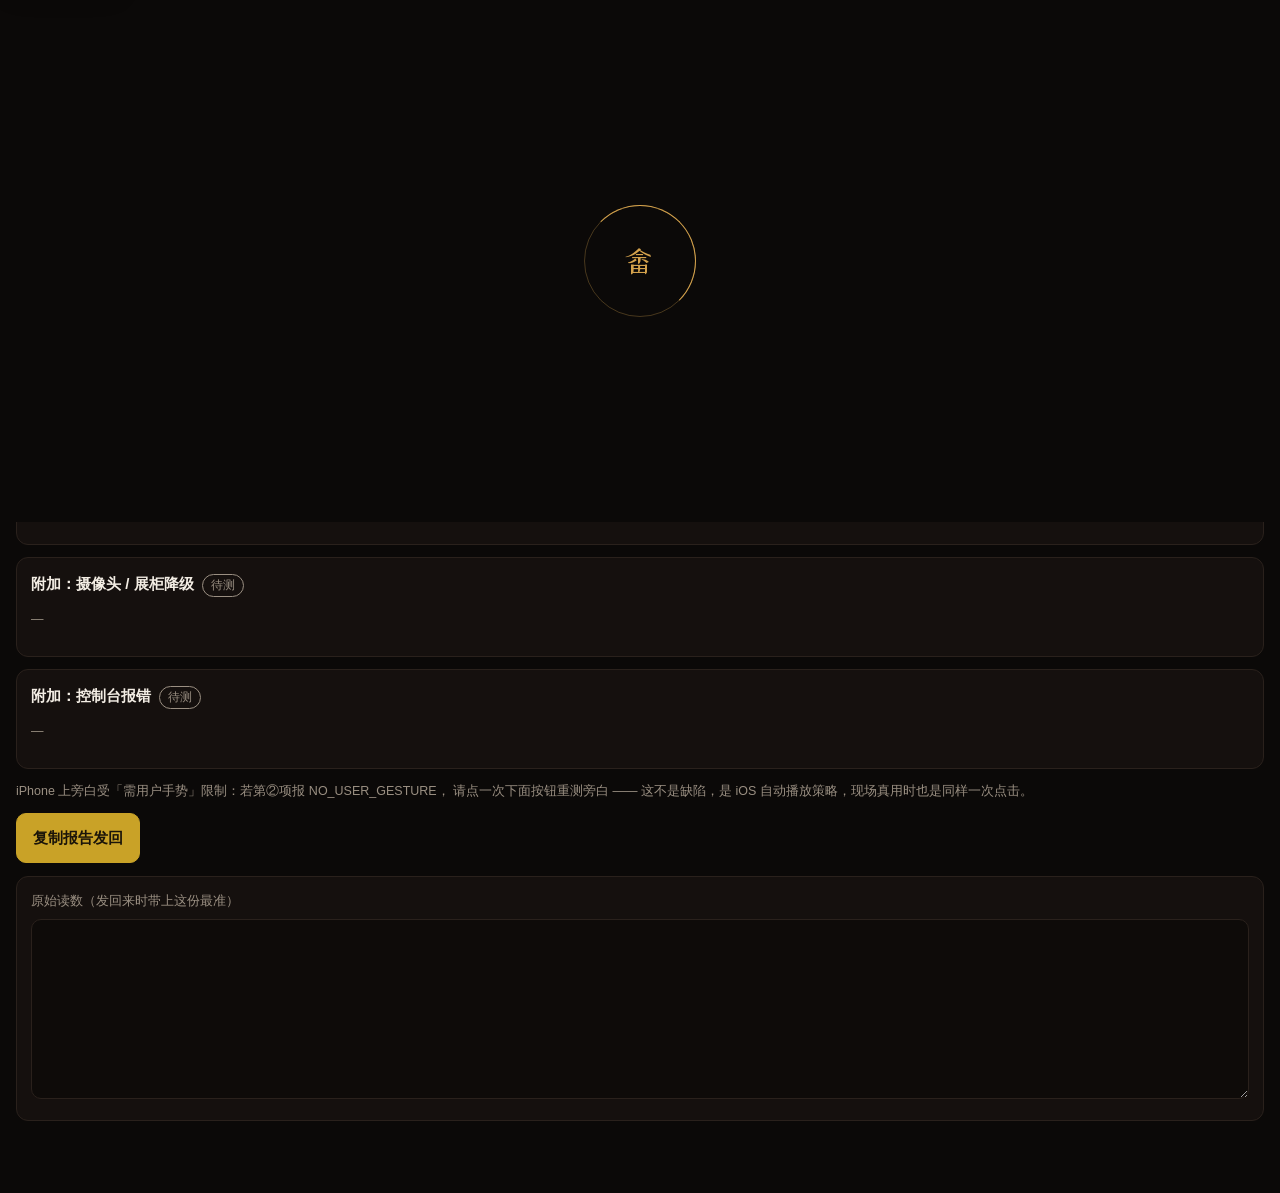
<file: site/_device_probe.html>
<!doctype html>
<html lang="zh-CN">
<head>
<meta charset="utf-8">
<meta name="viewport" content="width=device-width, initial-scale=1">
<meta name="robots" content="noindex,nofollow">
<title>真机自检 · 畲凤鸣东固</title>
<!--
  真机自检页（U-01 的「一次点击」面）

  为什么需要它：本机没有真机（实测 Get-PnpDevice -Class WPD 无 OK 设备、未装 adb、
  Windows 无 iOS 自动化通道）。tools/preflight_device_test.py 已把能自动化的部分全部
  自动化，但那是「模拟」——模拟能证伪、不能证实。WebKit（iPhone Safari）与
  XWEB（微信内置）的真实内核行为，只有真机能给。

  本页把「拿手机测一次」压成：扫码 -> 自动跑三项 -> 屏上出 PASS/FAIL -> 一键复制报告。
  不需要人点任何按钮，不需要懂任何技术。

  测什么（对齐 memory/01-goal.md 验收判据）：
    1. 首屏 3 秒内出内容（判据 1）—— 用真实网络，不限速
    2. 旁白能发出中文（判据 5 的音频通道；I-5）—— speechSynthesis 挑到 zh voice 且 speaking=true
    3. AR 三场景都能看（判据 6）—— 逐场景开演、推进、画面签名变化
  附带记录：摄像头授权链结果（判据 8）、控制台报错（判据 1）、UA/内核标识。

  与 SW 的关系：本页 <meta name="robots" content="noindex"> 且**必须绕过 Service Worker**
  —— 被测的是「真实现场网络」，被 cache-first 命中就成了假绿（memory/03-status.md 轮3 教训）。
  所以页面第一件事是 getRegistrations() 并 unregister，然后 location.reload 一次再测。
  报告里会写明「本轮是否清过缓存」。

  不上传任何数据：报告只在屏上显示 + 复制到剪贴板，由人自己发回来。
-->
<style>
  :root { --bg:#0B0908; --fg:#F3EDE4; --dim:#9A8F82; --ok:#5FBF7A; --bad:#E5544B; --warn:#E0A63C; }
  * { box-sizing:border-box; }
  body { margin:0; padding:18px 16px 60px; background:var(--bg); color:var(--fg);
         font:15px/1.6 -apple-system,"PingFang SC","Microsoft YaHei",sans-serif; }
  h1 { font-size:20px; margin:0 0 4px; }
  .sub { color:var(--dim); font-size:13px; margin-bottom:16px; }
  .card { background:#15100E; border:1px solid #2A211C; border-radius:12px; padding:14px; margin:0 0 12px; }
  .row { display:flex; align-items:baseline; gap:8px; margin:0 0 6px; flex-wrap:wrap; }
  .name { font-weight:600; }
  .badge { font-size:12px; padding:1px 8px; border-radius:999px; border:1px solid currentColor; }
  .b-run { color:var(--warn); } .b-ok { color:var(--ok); } .b-bad { color:var(--bad); } .b-skip { color:var(--dim); }
  .num { font-variant-numeric:tabular-nums; } .muted { color:var(--dim); font-size:12.5px; }
  button { font:inherit; padding:12px 16px; border-radius:10px; border:1px solid #3A2E26;
           background:#211915; color:var(--fg); min-height:44px; cursor:pointer; }
  button.primary { background:#C9A227; color:#1A1409; border-color:#C9A227; font-weight:700; }
  textarea { width:100%; min-height:180px; background:#0E0B09; color:#D8CFC3; border:1px solid #2A211C;
             border-radius:10px; padding:10px; font:12px/1.5 ui-monospace,Menlo,monospace; }
  .hint { font-size:12.5px; color:var(--dim); margin-top:8px; }
  #verdict { font-size:17px; font-weight:700; margin:6px 0 2px; }
  .step { padding:6px 0; border-bottom:1px dashed #241C18; font-size:13px; color:var(--dim); }
  .step:last-child { border-bottom:0; }
</style>
</head>
<body>
<h1>真机自检</h1>
<p class="sub">畲·凤鸣东固 · 首屏 / 旁白 / AR 三场景 · 自动跑完，不用点任何东西</p>

<div class="card">
  <div id="verdict">准备中…</div>
  <p class="muted" id="env">读取设备信息…</p>
</div>

<div class="card" id="c1">
  <div class="row"><span class="name">① 首屏 3 秒内出内容</span><span class="badge b-run" id="s1">进行中</span></div>
  <p class="muted num" id="d1">—</p>
</div>

<div class="card" id="c2">
  <div class="row"><span class="name">② 旁白能用中文发声</span><span class="badge b-run" id="s2">进行中</span></div>
  <p class="muted num" id="d2">—</p>
</div>

<div class="card" id="c3">
  <div class="row"><span class="name">③ AR 三场景可看</span><span class="badge b-run" id="s3">进行中</span></div>
  <p class="muted num" id="d3">—</p>
</div>

<div class="card">
  <div class="row"><span class="name">附加：摄像头 / 展柜降级</span><span class="badge b-skip" id="s4">待测</span></div>
  <p class="muted num" id="d4">—</p>
</div>

<div class="card">
  <div class="row"><span class="name">附加：控制台报错</span><span class="badge b-skip" id="s5">待测</span></div>
  <p class="muted num" id="d5">—</p>
</div>

<p class="hint">iPhone 上旁白受「需用户手势」限制：若第②项报 NO_USER_GESTURE，
请点一次下面按钮重测旁白 —— 这不是缺陷，是 iOS 自动播放策略，现场真用时也是同样一次点击。</p>
<button id="retry-narr" type="button" hidden>点我重测旁白</button>
<p class="hint"></p>
<button class="primary" id="copy" type="button">复制报告发回</button>
<p class="muted" id="copy-tip"></p>

<div class="card">
  <p class="muted" style="margin:0 0 8px">原始读数（发回来时带上这份最准）</p>
  <textarea id="raw" readonly aria-label="原始读数 JSON"></textarea>
</div>

<script>
(function () {
  'use strict';
  var R = { ua: navigator.userAgent, when: new Date().toISOString(),
            clearedSW: 'unknown', checks: {}, consoleErrors: [] };
  var siteURL = (function () {
    // 自检页在 /site/_device_probe.html（本地）或 /_device_probe.html（线上子路径）
    // 被测对象 = 同目录的 index.html，路径由本页 pathname 推导，不写死（防子路径口径错）
    var p = location.pathname.replace(/\/[^/]*$/, '/index.html');
    return location.origin + p;
  })();

  function set(i, cls, txt, detail) {
    var b = document.getElementById('s' + i);
    b.className = 'badge ' + (cls === 'ok' ? 'b-ok' : cls === 'bad' ? 'b-bad' : cls === 'skip' ? 'b-skip' : 'b-run');
    b.textContent = txt;
    if (detail !== undefined) { document.getElementById('d' + i).textContent = detail; }
  }
  function log(k, v) { R.checks[k] = v; }
  window.addEventListener('error', function (e) { R.consoleErrors.push(String(e.message || 'error')); });
  window.addEventListener('unhandledrejection', function (e) {
    R.consoleErrors.push('rejection: ' + String((e.reason && e.reason.message) || e.reason));
  });

  function paintEnv() {
    var ios = /iPhone|iPad|iPod/.test(navigator.userAgent);
    var wx = /MicroMessenger/.test(navigator.userAgent);
    var webKit = /AppleWebKit\/(\d+\.\d+)/.exec(navigator.userAgent);
    var chrome = /Chrome\/(\d+)/.exec(navigator.userAgent);
    var kern = wx ? '微信内置' + (/(XWEB|WKWebView)/.test(navigator.userAgent) ? '（' + RegExp.$1 + '）' : '')
      : chrome ? 'Chrome/Blink ' + chrome[1] : webKit ? 'WebKit（Safari）' + webKit[1] : '未知内核';
    document.getElementById('env').textContent =
      '内核：' + kern + ' · ' + (ios ? 'iOS' : /Android/.test(navigator.userAgent) ? 'Android' : '其他') +
      ' · ' + screen.width + 'x' + screen.height + ' @' + (window.devicePixelRatio || 1).toFixed(1) +
      'x · 视口 ' + innerWidth + 'x' + innerHeight;
    R.env = kern; R.screen = screen.width + 'x' + screen.height; R.vp = innerWidth + 'x' + innerHeight;
  }

  function done(msg) {
    document.getElementById('verdict').textContent = msg;
    document.getElementById('raw').value = JSON.stringify(R, null, 1);
  }

  // ---- 步骤 0：清 SW 后重载一次，保证测的是真实网络 ----
  function clearSWAndReload() {
    if (!('serviceWorker' in navigator)) { R.clearedSW = 'no-sw-api'; run(); return; }
    var flag = sessionStorage.getItem('dg-probe-nocache');
    if (flag === '1') { R.clearedSW = 'cleared-this-run'; run(); return; }
    navigator.serviceWorker.getRegistrations().then(function (regs) {
      return Promise.all((regs || []).map(function (r) { return r.unregister(); }));
    }).then(function (n) {
      return caches.keys().then(function (ks) {
        return Promise.all(ks.map(function (k) { return caches.delete(k); }));
      }).then(function () { return n; });
    }).then(function (n) {
      sessionStorage.setItem('dg-probe-nocache', '1');
      R.clearedSW = 'unregistered ' + n + ' + caches cleared, reloading';
      location.reload();
    }).catch(function (e) { R.clearedSW = 'clear failed: ' + e; run(); });
  }

  function sleep(ms) { return new Promise(function (r) { setTimeout(r, ms); }); }

  // ---- 步骤 1：真实网络下 iframe 加载主站，测 FCP/就绪 ----
  function checkFirstScreen() {
    return new Promise(function (resolve) {
      var t0 = performance.now();
      var f = document.createElement('iframe');
      // 必须**可见**：Chrome 对 display:none / 移出视口的 frame 不产生 paint entry，
      // 第一版把 iframe 放 left:-9999px，结果 FCP 恒为 null（线上实测），
      // 于是只能退而用 load 事件判「首屏」—— 那是整页加载完成，比验收判据 1
      // 说的「3 秒内出首屏」严得多，会把本来达标的页面判成未达标（假红）。
      // 现在占满视口上部真实渲染，既拿到真 FCP，也让扫码的人第一眼就看到真首屏。
      f.style.cssText = 'position:fixed;left:0;top:0;width:100%;height:58vh;border:0;background:#0B0908';
      f.setAttribute('title', '被测首屏（真实渲染，用于取 FCP）');
      f.src = siteURL + (siteURL.indexOf('?') >= 0 ? '&' : '?') + 'probe=' + Date.now();
      var settled = false;
      var timer = setTimeout(function () {
        if (settled) return; settled = true;
        log('firstScreen', { ok: false, ms: Math.round(performance.now() - t0), error: 'TIMEOUT_15s' });
        set(1, 'bad', '未达标', '15 秒仍未就绪（现场会直接不可用）');
        resolve();
      }, 15000);
      f.addEventListener('load', function () {
        setTimeout(function () {
          if (settled) return; settled = true; clearTimeout(timer);
          var ms = Math.round(performance.now() - t0);
          var w = null;
          try { w = f.contentWindow; } catch (e) { w = null; }
          var ready = !!(w && w.__site && w.__site.ready);
          var state = null, parts = null, fcp = null;
          try {
            state = w.__site && w.__site.state();
            parts = w.__site && w.__site.count();
            var pl = (w.performance || {}).getEntriesByType
              ? w.performance.getEntriesByType('paint') : [];
            for (var i = 0; i < pl.length; i++) { if (pl[i].name === 'first-contentful-paint') fcp = Math.round(pl[i].startTime); }
          } catch (e) { /* 跨帧读取失败：不当成站点缺陷，标 unknown */ }
          // 判定口径：验收判据 1 =「3 秒内出首屏」，量的是 **FCP**，不是整页 load。
          // load 只作为次读数展示（它含图片/字体全部落地，天然比首屏晚）。
          // FCP 取不到时判「未取证」而不是判红或判绿 —— 未取证不等于通过（U-221）。
          var ok, badge, detail;
          if (fcp == null) {
            ok = null; badge = 'skip';
            detail = 'FCP 未取证（frame 未真实渲染？）· 整页 ' + ms + 'ms · 引擎 ' + (state || '?');
          } else {
            ok = fcp <= 3000 && !!ready;
            badge = ok ? 'ok' : 'bad';
            detail = 'FCP ' + fcp + 'ms（预算 3000ms）' + (ok ? '' : ' ← 超预算') +
                     ' · 整页可用 ' + ms + 'ms · 粒子 ' + (parts == null ? '?' : parts) +
                     ' · 引擎 ' + (state || '?');
          }
          log('firstScreen', { ok: ok, fcp: fcp, ms: ms, engineReady: ready, state: state, particles: parts });
          set(1, badge, ok === null ? '未取证' : (ok ? '达标' : '未达标'), detail);
          R.__siteWindow = null;
          try { R.probeFrame = f; } catch (e) {}
          resolve();
        }, 120);
      });
      document.body.appendChild(f);
    });
  }

  // ---- 步骤 2：旁白中文发声（在同帧里做，读不到就用本帧） ----
  function checkNarration() {
    return new Promise(function (resolve) {
      var supported = !!(window.speechSynthesis && window.SpeechSynthesisUtterance);
      if (!supported) {
        log('narration', { ok: false, error: 'NO_SPEECH_API' });
        set(2, 'bad', '不支持', '这台设备没有 speechSynthesis，旁白通道不可用');
        resolve(); return;
      }
      function voices() { try { return window.speechSynthesis.getVoices() || []; } catch (e) { return []; } }
      function pickZh(vs) {
        for (var i = 0; i < vs.length; i++) { if (/^zh/i.test(vs[i].lang)) return vs[i]; }
        return null;
      }
      // iOS/Android 语音表异步填充：最多等 2.5s
      var waited = 0;
      (function poll(done2) {
        var zh = pickZh(voices());
        if (zh || waited >= 2500) { done2(zh); return; }
        setTimeout(function () { waited += 250; poll(done2); }, 250);
      })(function (zh) {
        if (!zh) {
          log('narration', { ok: false, error: 'NO_ZH_VOICE', voices: voices().map(function (v) { return v.lang + '|' + v.name; }).slice(0, 6) });
          set(2, 'bad', '无中文语音', '挑不到 zh-* 语音（' + voices().length + ' 个语音全非中文）');
          resolve(); return;
        }
        var u = new SpeechSynthesisUtterance('自检：凤凰展翅，东固会师。');
        u.lang = zh.lang; u.voice = zh;
        var started = false, finished = false, timedOut = false;
        u.onstart = function () { started = true; };
        u.onend = function () { finished = true; };
        u.onerror = function (e) { log('narration', { ok: false, error: (e && e.error) || 'utter_error', voice: zh.name }); };
        try { window.speechSynthesis.cancel(); } catch (e) {}
        window.speechSynthesis.speak(u);
        var t = setInterval(function () {
          try { if (window.speechSynthesis.speaking || window.speechSynthesis.pending) started = true; } catch (e) {}
        }, 100);
        setTimeout(function () {
          clearInterval(t);
          var ok = started || finished;
          log('narration', {
            ok: ok, voice: zh.name, voiceLang: zh.lang, started: started, finished: finished,
            totalVoices: voices().length,
            hint: ok ? (finished ? '真发声（onend 触发）' : '已进入播放态（speaking 曾经为真）')
                     : '未进入播放态：多半是 iOS「需用户手势」策略，请点页面上的重测按钮'
          });
          set(2, ok ? 'ok' : 'skip', ok ? '达标' : '待手势',
              (ok ? '语音 ' + zh.name : '未检测到人声启动') + ' · 共 ' + voices().length + ' 个语音');
          if (!ok) { var b = document.getElementById('retry-narr'); b.hidden = false;
            b.addEventListener('click', function () {
              var u2 = new SpeechSynthesisUtterance('手势后重测：畲族凤凰，东固非遗。');
              u2.lang = zh.lang; u2.voice = zh;
              u2.onend = function () {
                log('narration', { ok: true, voice: zh.name, viaGesture: true, finished: true });
                set(2, 'ok', '达标', '点击后成功发声：' + zh.name);
                document.getElementById('raw').value = JSON.stringify(R, null, 1);
              };
              u2.onerror = function (e) {
                set(2, 'bad', '失败', '点击后仍报错：' + ((e && e.error) || 'unknown'));
              };
              window.speechSynthesis.cancel();
              window.speechSynthesis.speak(u2);
            }, { once: true });
          }
          resolve();
        }, 2200);
      });
    });
  }

  // ---- 步骤 3：AR 三场景（在同帧里做） ----
  function sig(cv) {
    try {
      var ctx = cv.getContext('2d'); if (!ctx) return null;
      var w = cv.width, h = cv.height, step = Math.max(3, Math.floor(Math.min(w, h) / 16));
      var sum = 0, n = 0;
      for (var y = Math.floor(step / 2); y < h; y += step) {
        for (var x = Math.floor(step / 2); x < w; x += step) {
          var d = ctx.getImageData(x, y, 1, 1).data; sum += (d[0] + d[1] + d[2]) / 3; n++;
        }
      }
      return { sig: Number(sum.toFixed(3)), samples: n };
    } catch (e) { return { error: String(e && e.message || e) }; }
  }
  function checkAR() {
    return new Promise(function (resolve) {
      var f = R.probeFrame;
      var w = null;
      try { w = f && f.contentWindow && f.contentWindow.__ar ? f.contentWindow : null; } catch (e) { w = null; }
      if (!w) {
        log('ar', { ok: false, error: 'NO_FRAME_ACCESS' });
        set(3, 'skip', '无法验', '取不到站点帧（跨域或加载失败）—— 请直接用主站页手动看三段');
        resolve(); return;
      }
      var AR = w.__ar;
      var ids = (AR.scenes || []).map(function (s) { return s.id; });
      if (ids.length !== 3) {
        log('ar', { ok: false, error: 'SCENE_COUNT', got: ids });
        set(3, 'bad', '未达标', '场景数 ' + ids.length + ' != 3'); resolve(); return;
      }
      var res = {}, idx = 0;
      function one() {
        if (idx >= ids.length) {
          var allOk = ids.every(function (k) { return res[k] && res[k].ok; });
          log('ar', { ok: allOk, scenes: res });
          set(3, allOk ? 'ok' : 'bad', allOk ? '达标' : '未达标',
              ids.map(function (k) {
                var v = res[k] || {};
                return k + '：' + (v.ok ? '✓' : '✗') + ' ' + (v.t1 || '?') + '→' + (v.t2 || '?') + 's';
              }).join(' · '));
          // 顺带记录摄像头链：必须在 resolve 之前完成，否则报告写完才回来
          // （无头端到端实测踩过这个序：camera 在 raw 写完后 2.5s 才落，屏上「待测」永远不变）
          var camP = new Promise(function (r2) {
            try { AR.open(ids[0]); } catch (e) {}
            setTimeout(function () {
              var st = null; try { st = AR.stats(); } catch (e) {}
              log('camera', st ? { mode: st.mode, ok: st.mode === 'gallery' || st.mode === 'camera' } : { ok: false, error: 'no stats' });
              set(4, st && st.mode ? 'ok' : 'skip',
                  st && st.mode === 'camera' ? '实景可用' : '已降级',
                  st ? '最终模式：' + st.mode + '（camera 失败必须落 gallery）' : '取不到模式');
              try { AR.close(); } catch (e) {}
              r2();
            }, 2500);
          });
          camP.then(function () { resolve(); }); return;
        }
        var id = ids[idx];
        try { AR.close(); } catch (e) {}
        try { AR.open(id, { camera: false }); } catch (e) {}
        setTimeout(function () {
          var a = null, s1 = null;
          try { a = AR.stats(); } catch (e) {}
          var cv = null; try { cv = f.contentDocument.querySelector('#ar-stage'); } catch (e) {}
          s1 = cv ? sig(cv) : null;
          setTimeout(function () {
            var b = null; try { b = AR.stats(); } catch (e) {}
            var s2 = cv ? sig(cv) : null;
            var moved = !!(a && b && b.t > a.t + 0.3);
            var drew = !!(s1 && s2 && s1.sig !== undefined && s2.sig !== undefined && s1.sig !== s2.sig);
            var painted = !!(s2 && (s2.samples || 0) > 0 && s2.sig > 0);
            res[id] = {
              ok: moved && painted, t1: a && a.t, t2: b && b.t, fps: b && b.fps,
              mode: b && b.mode, chapter: b && b.chapter,
              drawBefore: s1 && s1.sig, drawAfter: s2 && s2.sig, animationMoving: drew,
              drawError: (s1 && s1.error) || (s2 && s2.error) || null
            };
            idx++; one();
          }, 1400);
        }, 900);
      }
      one();
    });
  }

  function reportConsole() {
    var n = R.consoleErrors.length;
    log('consoleErrors', { count: n, list: R.consoleErrors.slice(0, 10) });
    set(5, n ? 'bad' : 'ok', n ? '有报错' : '零报错',
        n ? R.consoleErrors.slice(0, 3).join(' | ').slice(0, 200) : '整轮无未捕获错误（验收判据 1）');
  }

  function verdict() {
    var c = R.checks;
    var hard = [c.firstScreen, c.narration, c.ar].filter(Boolean);
    // ok === null 是「未取证」：既不算过也不算缺陷，必须显式落到 △（未取证不等于通过）
    var unknown = hard.filter(function (x) { return x.ok === null; });
    // 旁白「未进入播放态」不算缺陷：iOS/微信的 speechSynthesis 必须有用户手势，
    // 现场真用时本来就是「先碰一下屏幕再听」。只要 API 在、中文语音挑到了，
    // 就归入「待一次点击」，不吓唬看展的人（实测：headless/未手势下 started=false 是常态）。
    var narrGesture = c.narration && c.narration.ok === false &&
      c.narration.voice && !c.narration.error;
    var bads = hard.filter(function (x) { return x.ok === false; });
    if (narrGesture) { bads = bads.filter(function (x) { return x !== c.narration; }); }
    if (bads.length) {
      var names = bads.map(function (x) { return x === c.firstScreen ? '首屏' : x === c.narration ? '旁白' : 'AR'; });
      done('✗ 需要处理：' + names.join('、'));
      document.getElementById('verdict').style.color = 'var(--bad)';
    } else if (narrGesture) {
      done('△ 点一次「点我重测旁白」就能收尾（首屏与 AR 已过）');
      document.getElementById('verdict').style.color = 'var(--warn)';
    } else if (unknown.length) {
      done('△ 有 ' + unknown.length + ' 项未取证（见下方黄色项，不能当成通过）');
      document.getElementById('verdict').style.color = 'var(--warn)';
    } else if (hard.length === 3) {
      done('✓ 三项全过，现场可用');
      document.getElementById('verdict').style.color = 'var(--ok)';
    } else {
      done('△ 部分项未能验证');
      document.getElementById('verdict').style.color = 'var(--warn)';
    }
  }

  function run() {
    paintEnv();
    checkFirstScreen().then(checkNarration).then(checkAR).then(function () {
      reportConsole(); verdict();
    });
  }

  document.getElementById('copy').addEventListener('click', function () {
    var txt = JSON.stringify(R, null, 1);
    var tip = document.getElementById('copy-tip');
    function ok() { tip.textContent = '已复制，粘回来给锋即可。'; }
    function fallback() {
      var ta = document.getElementById('raw'); ta.focus(); ta.select();
      tip.textContent = '已全选文本框内容，长按复制即可。';
    }
    if (navigator.clipboard && navigator.clipboard.writeText) {
      navigator.clipboard.writeText(txt).then(ok, fallback);
    } else { fallback(); }
  });

  // 300ms 后先画环境，再清 SW
  setTimeout(function () { paintEnv(); clearSWAndReload(); }, 300);
})();
</script>
</body>
</html>
</file>
<file: site/assets/css/main.css>
/* ===== 畲族凤凰 · 东固 AR 展陈 — 设计系统 v2 =====
 * 结构：① 字体 ② 令牌 ③ 基础 ④ 载入 ⑤ 导航 ⑥ Hero ⑦ 段落通用
 *      ⑧ 图腾 ⑨ 一木成像 ⑩ AR ⑪ 文化 ⑫ 匠人 ⑬ 文创 ⑭ 路线 ⑮ 页脚
 *      ⑯ 覆盖层（菜单/摄像头/播放器） ⑰ 动效 ⑱ 无障碍
 * 规则：字号只用 rem / clamp / em，间距用令牌；颜色只用令牌。
 */

/* ---------- ① 字体：自托管子集，零外部请求 ---------- */
@font-face{
  font-family:"ZCOOL XiaoWei";
  src:url("../fonts/zcool-display.woff2") format("woff2");
  font-weight:400;font-style:normal;font-display:swap;
  unicode-range:U+0000-00FF,U+2000-206F,U+3000-303F,U+3400-4DBF,U+4E00-9FFF,U+FF00-FFEF;
}
@font-face{
  font-family:"Cinzel";
  src:url("../fonts/cinzel.woff2") format("woff2");
  font-weight:400 700;font-style:normal;font-display:swap;
  unicode-range:U+0000-00FF,U+2000-206F;
}

/* ---------- ② 令牌 ---------- */
:root{
  /* 构建标记：与 index.html 的 BUILD 常量对齐。老访客的 Service Worker 若还返回上一版
     CSS，两者不等 ⇒ 页面自己清缓存重载一次，避免「新 HTML + 旧 CSS」版式崩坏。 */
  --build:79;

  /* 色 · 取自凤凰装实物：红、黑、蓝，金为线，银为饰 */
  --she-red:#B3202C;
  --she-red-deep:#7A1420;
  --she-vermilion:#D94F2B;
  --she-blue:#1E3A5F;  /* @palette 凤凰装蓝，值在 SVG/JS 资产里用 */
  --she-blue-deep:#0E1B29;  /* @palette 蓝靛深蓝，色板一档备用 */
  --she-black:#12100F;
  --she-ink:#0B0908;
  --she-gold:#D4A24C;
  --she-gold-light:#E8B761;
  --she-silver:#C9D1D9;  /* @palette 上文「银为饰」的银，民族色板 */
  --she-paper:#F6F1E7;
  --she-paper-2:#EDE4D4;  /* @palette 纸色第二档，分层底色扩展 */

  --bg:var(--she-ink);
  --fg:#F4EDE1;
  --fg-dim:rgba(244,237,225,.74);
  --fg-faint:rgba(244,237,225,.66);
  --fg-ghost:rgba(244,237,225,.24);  /* @palette fg 阶梯第三档 */
  --line:rgba(212,162,76,.30);
  --line-soft:rgba(212,162,76,.15);

  /* 字族 */
  --font-display:"ZCOOL XiaoWei","Songti SC","Noto Serif SC","SimSun",serif;
  --font-serif:"Songti SC","Noto Serif SC","STSong","SimSun",serif;
  --font-kai:"STKaiti","Kaiti SC","KaiTi","Songti SC",serif;
  --font-sans:"PingFang SC","Noto Sans SC","Microsoft YaHei","Hiragino Sans GB",system-ui,sans-serif;
  /* cinzel.woff2 汉字数实测为 0（子集只收拉丁与数字），而站里 .hero h1 em、
   * .hero-meta dd、.carve-rail button b 等处都用这个栈渲染含中文的文本。
   * 原先栈尾是裸 serif 关键字，中文就落各机器的默认衬线（Windows 宋体 /
   * macOS Songti / Android Noto）—— 那不是设计选择，是听天由命：同一行里
   * 英文走 Cinzel、中文按访客机器随机变。
   * 尾巴引用 --font-serif（不重抄中文栈，改一处两边同步）：纯拉丁元素的
   * 匹配链仍在 Cinzel 就停、完全不受影响，只有中文才会继续往下找到确定体。 */
  --font-latin:"Cinzel","Times New Roman",var(--font-serif);

  /* 字阶：11 → 112，共 11 档，禁止临时造字号 */
  --fs-2xs:0.6875rem;
  --fs-xs:0.75rem;
  --fs-sm:0.8125rem;
  --fs-base:0.875rem;
  --fs-md:1rem;
  --fs-lg:1.125rem;
  --fs-xl:1.375rem;
  --fs-2xl:1.625rem;
  --fs-3xl:2.125rem;
  --fs-4xl:2.75rem;
  --fs-hero:clamp(3rem,7.6vw,6.5rem);

  /* 间距：8 的倍数，随视口轻微伸缩 */
  --sp-1:8px; --sp-2:16px; --sp-3:24px; --sp-4:40px; --sp-5:64px; --sp-6:96px; --sp-7:140px;  /* 轮64：以下 3 个取自最高频裸值（值不变，等价重构）。
     不把全部裸值网格化 —— 那会实际改变 14/18/26px 等尺寸的视觉。 */
  --sp-hair:10px;--sp-tight:14px;--sp-snug:18px;
  --sec-y:clamp(88px,11vw,148px);
  /* 留白分级：按各段实测内容密度决定，形成编辑节奏而非匀速。
   * 实测（1440 宽）：merch 内容 2016px（最密）、scan 357px（最疏）。
   * 密处收紧避免被打断，疏处放开给呼吸。 */
  --sec-y-tight:clamp(62px,7.5vw,104px);
  --sec-y-snug:clamp(76px,9vw,126px);
  --sec-y-roomy:clamp(100px,12vw,170px);
  --sec-y-loose:clamp(108px,13vw,185px);
  --gut:clamp(18px,4vw,48px);
  --maxw:1180px;

  /* 形状与节奏 */
  --radius-pill:999px;
  --radius-lg:4px;
  --ease:cubic-bezier(.22,.61,.36,1);
  --ease-out:cubic-bezier(.16,1,.3,1);
}

/* ---------- ③ 基础 ---------- */
*,*::before,*::after{box-sizing:border-box}
html{
  font-size:100%;-webkit-text-size-adjust:100%;scroll-behavior:smooth;
  overflow-x:clip;scroll-padding-top:88px;
}
@media (prefers-reduced-motion:reduce){html{scroll-behavior:auto}}
body{
  margin:0;background:var(--bg);color:var(--fg);
  font-family:var(--font-serif);font-size:var(--fs-base);line-height:1.8;
  -webkit-font-smoothing:antialiased;text-rendering:optimizeLegibility;
  overflow-x:hidden;font-synthesis:none;
}
img,svg,canvas{display:block;max-width:100%}
a{color:var(--she-gold);text-decoration:none;text-underline-offset:.25em}
button{font:inherit;color:inherit;background:none;border:0;cursor:pointer}
:focus-visible{outline:2px solid var(--she-gold);outline-offset:4px;border-radius:var(--radius-lg)}
::selection{background:rgba(179,32,44,.55);color:#FFF6E8}
h1,h2,h3,h4,p,dl,dd{margin:0}
[hidden]{display:none!important}

/* 纸底：三层光晕 + 极细纸纹（只描在暗底上，不抢内容） */
body::before{
  content:"";position:fixed;inset:0;pointer-events:none;z-index:0;
  background:
    radial-gradient(1200px 760px at 50% -12%, rgba(179,32,44,.22), transparent 62%),
    radial-gradient(940px 620px at 84% 76%, rgba(30,58,95,.32), transparent 66%),
    radial-gradient(720px 520px at 10% 24%, rgba(212,162,76,.10), transparent 70%);
}
body::after{
  content:"";position:fixed;inset:0;pointer-events:none;z-index:0;opacity:.045;
  background-image:repeating-linear-gradient(0deg, rgba(255,255,255,.6) 0 1px, transparent 1px 3px),
                   repeating-linear-gradient(90deg, rgba(255,255,255,.35) 0 1px, transparent 1px 3px);
  mix-blend-mode:overlay;
}
.wrap{position:relative;z-index:1;max-width:var(--maxw);margin:0 auto;padding:0 var(--gut)}

/* 通用小字标签：英文用衬线小体大写，中文用无衬线 */
.kicker,.hero-tag,.sec-head h2 small,.ar-en,.ar-card .en,.ar-chapter-en{
  font-family:var(--font-latin);font-weight:400;text-transform:uppercase;
}

/* ---------- ④ 载入层 ---------- */
#boot{
  position:fixed;inset:0;z-index:100;display:grid;place-items:center;
  background:var(--she-ink);transition:opacity .8s var(--ease),visibility .8s;
}
#boot.done{opacity:0;visibility:hidden}
#boot .seal{
  width:112px;height:112px;border-radius:50%;position:relative;
  display:grid;place-items:center;border:1px solid var(--line);
}
#boot .seal::after{
  content:"";position:absolute;inset:-1px;border-radius:50%;
  border:1px solid transparent;border-top-color:var(--she-gold);border-right-color:var(--she-gold);
  animation:spin 1.5s linear infinite;
}
#boot .seal span{font-family:var(--font-display);font-size:1.875rem;color:var(--she-gold);letter-spacing:.1em}
@keyframes spin{to{transform:rotate(360deg)}}

/* ---------- ⑤ 导航 ---------- */
.nav{
  position:fixed;top:0;left:0;right:0;z-index:60;
  display:flex;align-items:center;justify-content:space-between;gap:var(--sp-2);
  padding:14px var(--gut);
  background:linear-gradient(to bottom, rgba(11,9,8,.9), rgba(11,9,8,0));
  backdrop-filter:blur(8px);
  transition:background .4s var(--ease), border-color .4s;
  border-bottom:1px solid transparent;
}
/* 实心态：背景做成完全不透明 + 关掉 backdrop-filter。
 * 依据：backdrop-filter 的结果绘制在元素背景**之下**，背景 alpha=1 时
 * 会 100% 盖住它 —— 此时关掉 blur 的可见差异严格为 0（不是「几乎为 0」）。
 * 原值 .92 会透出 8%，那 8% 去掉 blur 后会从模糊变清晰；提到 1.0 更干净也更易读。 */
.nav.solid{background:#0B0908;border-bottom-color:var(--line-soft);backdrop-filter:none;-webkit-backdrop-filter:none}
.nav .brand{
  display:inline-flex;align-items:center;gap:var(--sp-hair);min-height:44px;
  font-family:var(--font-display);font-size:var(--fs-md);letter-spacing:.16em;color:var(--fg);
}
.nav .brand img{width:26px;height:26px;opacity:.95;transition:transform .6s var(--ease)}
.nav .brand:hover img{transform:rotate(-8deg) scale(1.06)}
.nav ul{display:flex;gap:clamp(2px,.8vw,10px);list-style:none;margin:0;padding:0}
.nav a{font-family:var(--font-sans);font-size:var(--fs-sm);letter-spacing:.12em;color:var(--fg-dim);
  position:relative;padding:12px 12px;min-width:44px;text-align:center;display:inline-block;
  transition:color .3s var(--ease)}
.nav a::after{content:"";position:absolute;left:12px;right:12px;bottom:8px;height:1px;
  background:linear-gradient(90deg,var(--she-gold),var(--she-vermilion));
  transform:scaleX(0);transform-origin:left;transition:transform .45s var(--ease-out)}
.nav a:hover,.nav a.on{color:var(--she-gold)}
.nav a:hover::after,.nav a.on::after{transform:scaleX(1)}

.nav-toggle{display:none;width:44px;height:44px;border:1px solid var(--line-soft);border-radius:50%;
  place-items:center;gap:5px;padding:0;flex:0 0 auto}
/* 窄屏：桌面导航收进汉堡菜单（此前这里是 .nav ul{display:none} 却没有替代入口，
 * 等于窄屏用户只剩页面内滚动 —— 属于真实的可用性缺口，补菜单按钮与整屏目录）。 */
@media (max-width:860px){
  .nav ul{display:none}
  .nav-toggle{display:grid}
}
.nav-toggle{position:relative}
.nav-toggle i{position:absolute;left:50%;width:16px;height:1px;background:var(--fg);margin-left:-8px;
  transition:transform .4s var(--ease),opacity .25s}
.nav-toggle i:nth-child(1){top:18px}
.nav-toggle i:nth-child(2){top:22px}
.nav-toggle i:nth-child(3){top:26px}
.nav-toggle[aria-expanded="true"] i:nth-child(1){transform:translateY(4px) rotate(45deg)}
.nav-toggle[aria-expanded="true"] i:nth-child(2){opacity:0}
.nav-toggle[aria-expanded="true"] i:nth-child(3){transform:translateY(-4px) rotate(-45deg)}

/* 移动端全屏菜单 */
.menu{
  position:fixed;inset:0;z-index:55;display:grid;
  align-content:center;
  /* 轮179：原先只有 align-content:center —— 内容高于视口时它会**双向**溢出，
   * 而可滚动区域不包含 block-start 方向，于是上方溢出的部分永远滚不到。
   * 一手实测（汉堡菜单是窄屏唯一导航入口，.nav-toggle 断点 max-width:860px，
   * 故 844x390 横屏用户确实能打开）：
   *   844x390 首项 top=-112、末项 bottom=474（视口 390）
   *   740x360 首项 top=-127、末项 bottom=459
   *   667x375 首项 top=-119、末项 bottom=466
   * 且 overflowY 是 visible 根本不可滚 —— 7 节里首尾两项**永久点不到**，
   * 比难看严重得多：那是内容不可达。
   * 三层兜底：① safe center（放得下才居中，放不下贴顶，Chrome93/FF63/
   *    Safari16.4+；不支持时上一行 center 仍生效）② overflow-y:auto 让它可滚
   * ③ 下面的 max-height:640px 媒体查询给矮屏显式贴顶 + 收紧行高，
   *    即使浏览器不认 safe 也保证每一项都能滚到。 */
  align-content:safe center;
  overflow-y:auto;-webkit-overflow-scrolling:touch;
  padding:96px var(--gut) 48px;
  background:radial-gradient(120% 80% at 80% 0%, rgba(179,32,44,.22), transparent 60%), rgba(9,8,7,.97);
  backdrop-filter:blur(14px);
  opacity:0;visibility:hidden;transition:opacity .5s var(--ease),visibility .5s;
}
.menu.on{opacity:1;visibility:visible}
.menu ol{list-style:none;margin:0;padding:0;counter-reset:m}
.menu li{counter-increment:m;border-bottom:1px solid var(--line-soft);
  transform:translateY(18px);opacity:0;transition:transform .6s var(--ease-out),opacity .6s}
.menu.on li{transform:none;opacity:1;transition-delay:calc(var(--i,0) * 55ms)}
.menu a{display:flex;align-items:baseline;gap:16px;padding:var(--sp-snug) 0;
  font-family:var(--font-display);font-size:var(--fs-2xl);letter-spacing:.12em;color:var(--fg)}
.menu a::before{content:counter(m,decimal-leading-zero);font-family:var(--font-latin);
  font-size:var(--fs-xs);letter-spacing:.24em;color:var(--she-gold)}
.menu a:hover{color:var(--she-gold-light)}
.menu .menu-foot{margin-top:32px;font-family:var(--font-sans);font-size:var(--fs-xs);
  letter-spacing:.14em;color:var(--fg-faint)}

/* ---------- ⑥ Hero ---------- */
.hero{position:relative;min-height:100svh;display:flex;align-items:center;overflow:hidden;
  padding:clamp(92px,12vh,var(--sp-7)) 0 clamp(56px,9vh,96px)}
#stage{position:absolute;inset:0;width:100%;height:100%;z-index:0}

.hero-grid{
  position:relative;z-index:2;width:100%;max-width:var(--maxw);margin:0 auto;
  padding:0 var(--gut);
  display:grid;grid-template-columns:minmax(300px,.94fr) minmax(280px,1.06fr);
  align-items:center;gap:clamp(16px,3vw,40px);
}
@media (max-width:900px){
  .hero-grid{grid-template-columns:1fr;grid-template-rows:auto auto;gap:4px}
  .hero-visual{order:2;min-height:38svh}
  .hero{padding-top:96px}
}

.hero-inner{position:relative;text-align:left;pointer-events:none;z-index:3}
@media (max-width:900px){.hero-inner{text-align:center;margin-bottom:-2vh}}
.hero-tag{
  display:flex;align-items:center;gap:var(--sp-tight);margin:0;
  font-family:var(--font-latin);font-size:var(--fs-xs);letter-spacing:.42em;
  /* 居中补偿（轮60）：移动端 .hero-tag 用 justify-content:center，末字字距会让墨迹左偏 2.52px */
  margin-right:-.42em;color:var(--she-gold);
  text-transform:uppercase;
  opacity:0;animation:rise .9s var(--ease) .2s forwards;
}
.hero-tag::before{content:"";width:clamp(26px,6vw,54px);height:1px;background:var(--she-gold);opacity:.6}
@media (max-width:900px){.hero-tag{justify-content:center}}
.hero-tag::before{flex:0 0 auto}

.hero h1{
  margin:clamp(20px,3vw,30px) 0 0;font-family:var(--font-display);font-weight:400;
  font-size:var(--fs-hero);line-height:1.04;letter-spacing:.09em;
  /* 居中补偿（轮60）：移动端随 .hero-inner 居中，末字字距会让墨迹左偏 2.16px。
     必须与下方 .hero h1 em 的补偿配套 —— 只修一行会让相邻两行居中文字互相错位。
     渐变角度 176deg 近乎垂直，横向改盒子宽度不影响观感。 */
  margin-right:-.09em;
  background:linear-gradient(176deg,#FFF6E6 4%,var(--she-gold-light) 42%,var(--she-vermilion) 82%,var(--she-red) 100%);
  -webkit-background-clip:text;background-clip:text;color:transparent;
  filter:drop-shadow(0 8px 22px rgba(212,162,76,.18));
  text-wrap:balance;
  clip-path:inset(0 100% 0 0);
  animation:inkSweep 1.25s var(--ease-out) .35s forwards;
}
.hero h1 em{
  font-style:normal;display:block;font-size:.185em;line-height:1;margin-top:1.05em;
  letter-spacing:.62em;
  /* 居中补偿：letter-spacing 会给末字也加空间，居中时视觉中心左偏 ls/2（实测 5.96px = 0.31 字符宽）。
     收回一个字距让盒子宽度等于墨迹宽度；左对齐时不影响。 */
  margin-right:-.62em;font-family:var(--font-latin);
  background:none;-webkit-text-fill-color:var(--fg-faint);color:var(--fg-faint);
  filter:none;
}
.hero-lead{
  margin:clamp(26px,3.4vw,34px) 0 0;max-width:26em;white-space:pre-line;
  font-size:clamp(var(--fs-base),1.35vw,var(--fs-md));color:var(--fg-dim);line-height:2.05;
  opacity:0;animation:rise 1.1s var(--ease) .6s forwards;
}
@media (max-width:900px){.hero-lead{margin-inline:auto}}

/* 按钮系统：主（实心）/ 次（描边）/ 三（文字） */
.hero-acts{pointer-events:auto;display:flex;flex-wrap:wrap;align-items:center;gap:var(--sp-tight);margin-top:clamp(30px,4vw,42px);
  opacity:0;animation:rise 1.1s var(--ease) .85s forwards}
@media (max-width:900px){.hero-acts{justify-content:center}}
.btn,.hero-cta,.btn-ask{
  position:relative;display:inline-flex;align-items:center;justify-content:center;gap:12px;
  min-height:50px;padding:14px 32px;border-radius:var(--radius-pill);
  font-family:var(--font-sans);font-size:var(--fs-sm);letter-spacing:.2em;
  border:1px solid transparent;overflow:hidden;
  transition:color .4s var(--ease),border-color .4s,background .4s,letter-spacing .4s var(--ease),transform .4s var(--ease);
}
.btn--primary,.hero-cta.primary{
  color:#1A0E08;font-weight:600;
  background:linear-gradient(120deg,var(--she-gold-light),var(--she-gold) 46%,var(--she-vermilion));
  border-color:rgba(255,240,206,.5);
  box-shadow:0 12px 34px -14px rgba(217,79,43,.8), inset 0 1px 0 rgba(255,255,255,.45);
}
.btn--primary::after{content:"";width:7px;height:7px;border-radius:50%;background:#7A1420;
  box-shadow:0 0 10px rgba(122,20,32,.7);animation:pulse 2s ease-in-out infinite}
.btn--primary:hover,.hero-cta.primary:hover{transform:translateY(-2px);letter-spacing:.24em}
.btn--outline,.btn-ask,a.btn-ask{
  color:var(--she-gold);border-color:var(--line);background:rgba(212,162,76,.08);
}
.btn--outline:hover,.btn-ask:hover{border-color:var(--she-gold);background:rgba(212,162,76,.18);transform:translateY(-2px)}
.btn--link,.hero-cta.ghost{
  color:var(--fg-dim);border-color:transparent;background:none;padding:12px 4px;min-height:44px;
  letter-spacing:.12em;
}
.btn--link::after,.hero-cta.ghost::after{content:"→";font-family:var(--font-sans);transition:transform .4s var(--ease)}
.btn--link:hover,.hero-cta.ghost:hover{color:var(--she-gold);transform:none}
.btn--link:hover::after,.hero-cta.ghost:hover::after{transform:translateX(5px)}
a.hero-cta.ar-entry{
  border-color:rgba(232,183,97,.5);
  background:none;
}
a.hero-cta.ar-entry:hover{letter-spacing:.26em;border-color:var(--she-gold)}
a.hero-cta,a.btn-ask{text-decoration:none}
a.btn-ask{margin-left:12px}

/* Hero 数据条：把「有多重」直接摊开，是层级也是信任 */
.hero-meta{display:flex;flex-wrap:wrap;gap:clamp(18px,3vw,38px);margin:clamp(34px,4.6vw,52px) 0 0;
  padding-top:22px;border-top:1px solid var(--line-soft);
  opacity:0;animation:rise 1.1s var(--ease) 1.05s forwards}
@media (max-width:900px){.hero-meta{justify-content:center}}
.hero-meta div{display:grid;gap:4px}
.hero-meta dt{font-family:var(--font-sans);font-size:var(--fs-2xs);letter-spacing:.26em;color:var(--fg-faint)}
/* 去掉 tabular-nums：Cinzel 源字体没有 tnum 特性（GSUB 只有
 * calt/dlig/locl/onum/ss01/ss02），A/B 实测同文本改前改后宽度
 * 149.27 = 149.27，这条永远不可能生效。
 * hero-meta 的数值是静态文本、永不变化，比例数字在此无害且是设计意图
 * （展示字体的数字本该保留字面感）。动态数字（#ar-time/.carve-pct）
 * 已换 --font-sans 取等宽，那两处的声明是有效的，不能照此删除。 */
.hero-meta dd{font-family:var(--font-latin);font-size:var(--fs-lg);letter-spacing:.08em;color:var(--she-gold)}

@keyframes pulse{0%,100%{opacity:.4;transform:scale(.8)}50%{opacity:1;transform:scale(1.25)}}
@keyframes rise{from{opacity:0;transform:translateY(26px)}to{opacity:1;transform:none}}
@keyframes inkSweep{from{clip-path:inset(0 100% 0 0)}to{clip-path:inset(0 0 0 0)}}

/* 右栏：粒子凤凰的定位基准与装饰环 */
.hero-visual{position:relative;min-height:clamp(320px,58svh,620px);pointer-events:none;overflow:clip;
  transform:translate3d(0,calc(var(--scrollY,0) * -.028px),0)}
.hero-ring{
  position:absolute;left:50%;top:50%;transform:translate(-50%,-50%);
  width:min(74%,440px);aspect-ratio:1;border-radius:50%;
  border:1px solid var(--line-soft);opacity:.55;
}
/* 用 scale 放大而非加宽：transform 不参与布局盒计算，天然不产生横向溢出。
 * 必须保留 translate(-50%,-50%)，否则环会偏离居中。 */
.hero-ring.b{
  width:min(66%,420px);transform:translate(-50%,-50%) scale(1.10);
  border-style:dashed;border-color:rgba(212,162,76,.14);
  animation:slowSpin 74s linear infinite;
}
/* keyframes 必须带 scale：否则动画一跑就覆盖静态 scale、环缩回原尺寸。 */
@keyframes slowSpin{from{transform:translate(-50%,-50%) scale(1.10) rotate(0)}to{transform:translate(-50%,-50%) scale(1.10) rotate(360deg)}}
.hero-word{
  position:absolute;left:50%;top:50%;transform:translate(-50%,-50%);
  font-family:var(--font-display);font-size:min(30vw,15rem);line-height:1;
  /* 装饰水印：按「肉眼可见的装饰」定位，不是正文。
     对比度从 .04（约 1.04:1，几乎看不见）提到 .085（约 1.6:1）——
     水印要能被感知到「这里有个字」，但必须远低于正文以免抢视线。
     机器判据：data-decorative 元素不进 AA 对比度清单（见 verify_site.py 第 16 条）。 */
  color:rgba(212,162,76,.085);user-select:none;
}

.scroll-hint{
  position:absolute;left:var(--gut);bottom:26px;z-index:2;
  font-family:var(--font-sans);font-size:var(--fs-2xs);letter-spacing:.4em;color:var(--fg-faint);
  display:flex;flex-direction:column;align-items:center;gap:var(--sp-hair);
}
.scroll-hint::after{content:"";width:1px;height:44px;
  background:linear-gradient(to bottom,var(--she-gold),transparent);animation:drop 2.4s ease-in-out infinite}
@keyframes drop{0%,100%{opacity:.2;transform:scaleY(.4)}50%{opacity:1;transform:scaleY(1)}}

/* ---------- ⑦ 段落通用 ---------- */
section{position:relative;z-index:1;padding:var(--sec-y) 0}
.sec-head{
  display:grid;grid-template-columns:auto minmax(0,1fr) minmax(0,min(34em,42%));
  align-items:end;gap:clamp(16px,2.4vw,36px);
  margin-bottom:var(--sp-5);padding-bottom:var(--sp-2);border-bottom:1px solid var(--line-soft);
  position:relative;
}
.sec-head::after{content:"";position:absolute;left:0;bottom:-1px;height:1px;width:0;
  background:linear-gradient(90deg,var(--she-gold),transparent);
  transition:width 1.4s var(--ease-out) .15s}
.sec-head.in::after{width:min(100%,420px)}
.sec-idx{
  font-family:var(--font-latin);font-size:clamp(1.5rem,2.6vw,2.25rem);line-height:1;
  letter-spacing:.04em;color:rgba(212,162,76,.72);
  /* 去掉 font-variant-numeric:tabular-nums：Cinzel 没有 tnum 特性，
   * A/B 实测（同文本只改这条声明）宽度 149.27 对 149.27，声明是死的。
   * 章节序号 01..07 是静态文本、永不变化，比例数字在这里无害且是设计意图
   * （展示字体的数字本就该有字面感），故只删无效声明、不换字体。 */
  align-self:start;padding-top:.18em;user-select:none;
}
.sec-head h2{margin:0;font-family:var(--font-display);font-weight:400;font-size:clamp(var(--fs-2xl),4.2vw,var(--fs-4xl));
  letter-spacing:.16em;color:var(--fg);text-wrap:balance}
.sec-head h2 small{display:block;margin-top:14px;font-family:var(--font-latin);font-size:var(--fs-2xs);
  letter-spacing:.4em;color:var(--she-gold);text-transform:uppercase}
.sec-head p{color:var(--fg-dim);font-size:var(--fs-base);line-height:1.95;text-wrap:pretty}
@media (max-width:880px){
  .sec-head{grid-template-columns:1fr;gap:var(--sp-tight);align-items:start}
  .sec-idx{font-size:var(--fs-lg);padding-top:0}
  .sec-head p{max-width:none}
}

/* 段落之间的墨线分隔（手绘感，非纯直线） */
.ink-divider{position:relative;z-index:1;max-width:var(--maxw);margin:0 auto;padding:0 var(--gut);height:1px}
.ink-divider svg{width:100%;height:14px;display:block;overflow:visible}
.ink-divider path{fill:none;stroke:var(--line);stroke-width:1;vector-effect:non-scaling-stroke;
  stroke-dasharray:1 1;stroke-dashoffset:1;opacity:0;transition:stroke-dashoffset 2s var(--ease-out),opacity .8s}
.ink-divider.in path{stroke-dashoffset:0;opacity:1}

/* ---------- ⑧ 图腾 ---------- */
/* 顶部不需要额外补偿：锚点跳转已由 html{scroll-padding-top:88px} 处理，
 * 顶栏 82px 之上留 6px。此处原为 calc(--sp-6 + 40px)=136px，
 * 比其它段落的标准留白多 60px，把标题和图腾整体推低、首屏出现大块空白。 */
.totem-sec{padding-top:var(--sec-y)}
.totem-grid{display:grid;grid-template-columns:minmax(280px,1fr) minmax(300px,1.05fr);
  gap:clamp(32px,6vw,88px);align-items:center}
@media (max-width:880px){.totem-grid{grid-template-columns:1fr}}
.totem-frame{position:relative;aspect-ratio:1;max-width:520px;margin-inline:auto;display:grid;place-items:center}
.totem-frame::before{
  content:"";position:absolute;inset:6%;border-radius:50%;
  background:radial-gradient(circle, rgba(179,32,44,.22), transparent 68%);
  filter:blur(28px);
}
.totem-hit{position:relative;width:100%;height:100%;border-radius:50%;
  display:grid;place-items:center;transition:transform .5s var(--ease)}
.totem-hit:hover{transform:scale(1.03)}
.totem-hit img{width:100%;height:100%;filter:drop-shadow(0 0 34px rgba(212,162,76,.25))}
.totem-ring{position:absolute;inset:0;border-radius:50%;border:1px solid var(--line);
  animation:ringPulse 4.2s ease-in-out infinite}
/* 负 inset 会把布局盒撑出视口（实测 399px > 390px），只能靠祖先裁切兜住——
 * 隐式依赖，换容器就露横向滚动。改 transform:scale，不参与布局盒计算。 */
.totem-ring.b{inset:0;border-style:dashed;opacity:.5;animation-delay:-1.4s;transform:scale(1.09);transform-origin:center}
@keyframes ringPulse{0%,100%{transform:scale(1);opacity:.35}50%{transform:scale(1.035);opacity:.8}}
.totem-copy h3{font-family:var(--font-display);font-weight:400;font-size:clamp(var(--fs-xl),3.4vw,var(--fs-3xl));
  letter-spacing:.12em;margin:0 0 18px;text-wrap:balance}
.totem-copy p{color:var(--fg-dim);margin:0 0 18px;text-wrap:pretty}
.totem-steps{list-style:none;margin:26px 0 0;padding:0;counter-reset:s}
.totem-steps li{position:relative;padding-left:38px;margin-bottom:14px;color:var(--fg-dim);font-size:var(--fs-base)}
.totem-steps li::before{counter-increment:s;content:counter(s,decimal-leading-zero);
  position:absolute;left:0;top:0;font-family:var(--font-latin);font-size:var(--fs-2xs);letter-spacing:.16em;
  color:var(--she-gold);border:1px solid var(--line);border-radius:50%;
  width:24px;height:24px;display:grid;place-items:center;line-height:1}
.btn-ask{margin-top:30px;padding:13px 28px;min-height:48px}

/* ---------- ⑨ 一木成像 ---------- */
.carve-sec{padding-top:var(--sec-y)}
.carve-shell{
  position:relative;margin-top:var(--sp-4);border:1px solid var(--line-soft);
  /* 破格（画布左右越出 wrap）改由外层 .carve-clip 承担，见 §幕布揭示。
   * 原先负外边距打在本元素上，会被父级 .clip-reveal{overflow:hidden}
   * 裁回原宽 —— 出血静默失效：轮159 实测桌面每边被切 48px、手机 18px，
   * 而 DOM 无横向滚动、布局不报错，任何判据都看不见。 */
  border-left:0;border-right:0;
  background:
    radial-gradient(70% 60% at 62% 40%, rgba(126,66,26,.30), transparent 70%),
    linear-gradient(180deg,#100C0A,#0B0908);
  overflow:hidden;
}
.carve-shell::before,.carve-shell::after{
  content:"";position:absolute;width:26px;height:26px;pointer-events:none;
  border:1px solid var(--line);opacity:.7
}
.carve-shell::before{left:12px;top:12px;border-right:0;border-bottom:0}
.carve-shell::after{right:12px;bottom:12px;border-left:0;border-top:0}
/* 成品是像素级复刻的位图（源图 1288px 高），画布太矮会把细节压没：
 * 上限从 640 提到 760，并按视口高度留出下方工序轨与解说的位置。 */
#carve-stage{display:block;width:100%;height:clamp(420px,68svh,760px);touch-action:pan-y;cursor:ew-resize}
#carve-stage:focus-visible{outline:2px solid var(--she-gold);outline-offset:-2px}
.carve-hint{
  position:absolute;left:50%;top:16px;transform:translateX(-50%);margin:0;
  font-family:var(--font-sans);font-size:var(--fs-xs);letter-spacing:.18em;color:var(--fg-dim);
  padding:9px 18px;border:1px solid var(--line-soft);border-radius:var(--radius-pill);
  background:rgba(11,9,8,.55);backdrop-filter:blur(4px);
  transition:opacity .6s var(--ease);pointer-events:none;
}
.carve-hint.gone{opacity:0}
.carve-cap{
  position:absolute;left:max(var(--gut),calc(50vw - var(--maxw) / 2));bottom:0;z-index:2;max-width:min(400px,62%);
  padding:clamp(14px,2vw,22px) clamp(16px,2.4vw,26px);
  background:linear-gradient(to top,rgba(8,7,6,.92),rgba(8,7,6,.55) 62%,transparent);
}
.carve-cap h3{font-family:var(--font-display);font-weight:400;font-size:clamp(var(--fs-lg),2.2vw,var(--fs-2xl));
  letter-spacing:.1em;color:var(--she-gold-light);margin:0 0 6px}
.carve-cap p{margin:0;font-size:var(--fs-base);line-height:1.95;color:var(--fg-dim)}
@media (max-width:760px){
  #carve-stage{height:clamp(320px,52svh,460px)}
  .carve-cap{position:static;background:none;border-top:1px solid var(--line-soft);max-width:none;
    /* 文字左缘对齐全站栅格：桌面 padding 是 clamp(16px,2.4vw,26px)=16px，
     * 而 390 下 --gut=18px —— 少这 2px 会让本段解说比其它段落缩进更浅，
     * 且被 .clip-reveal 裁掉 2px（轮159 实测）。取较大值对齐栅格。 */
    padding-left:max(16px,var(--gut));padding-right:max(16px,var(--gut))}
  .carve-hint{display:none}
  .carve-control{gap:var(--sp-tight)}
  .carve-slider-wrap{min-width:100%;order:1}
  .carve-slider-label{font-size:var(--fs-2xs);letter-spacing:.16em}
  .carve-slider-label::after{content:" · 按住画面左右拖也可";letter-spacing:.04em}
  .carve-pct{order:2}
  .carve-play{order:3}
}

.carve-control{display:flex;align-items:center;gap:clamp(14px,2.4vw,26px);margin-top:22px;flex-wrap:wrap}
.carve-slider-wrap{flex:1;min-width:min(260px,100%);display:flex;align-items:center;gap:var(--sp-tight);padding:10px 0}
.carve-slider-label{font-family:var(--font-sans);font-size:var(--fs-2xs);letter-spacing:.24em;color:var(--fg-faint);white-space:nowrap}
.carve-slider{
  flex:1;appearance:none;-webkit-appearance:none;height:3px;border-radius:2px;margin:0;
  background:linear-gradient(90deg,var(--she-gold),var(--she-vermilion));
  outline-offset:10px;cursor:ew-resize;
}
.carve-slider::-webkit-slider-thumb{
  -webkit-appearance:none;width:22px;height:22px;border-radius:50%;cursor:grab;
  background:radial-gradient(circle at 35% 32%,#FFF0CE,var(--she-gold-light) 55%,var(--she-red-deep));
  border:1px solid rgba(255,240,206,.7);box-shadow:0 0 16px rgba(212,162,76,.55);
  transition:transform .2s var(--ease);
}
.carve-slider:hover::-webkit-slider-thumb{transform:scale(1.12)}
.carve-slider:active::-webkit-slider-thumb{cursor:grabbing;transform:scale(1.2)}
.carve-slider::-moz-range-thumb{
  width:22px;height:22px;border:1px solid rgba(255,240,206,.7);border-radius:50%;
  background:radial-gradient(circle at 35% 32%,#FFF0CE,var(--she-gold-light) 55%,var(--she-red-deep));
  box-shadow:0 0 16px rgba(212,162,76,.55);cursor:grab
}
.carve-slider::-moz-range-track{height:3px;background:rgba(212,162,76,.35);border-radius:2px}
/* 拖滑杆时逐帧写「已成 N%」，两个问题一起暴露：
 * ① 数字用 Cinzel（无 tnum）实测同为 2 位数极差 5.1px（01% 22.7 .. 08% 27.8）；
 *    min-width:6.4em 只保证容器不小于 6.4em，挡不住文字在框内左右游移，
 *    方向本身就用错了 —— 防抖动要等宽数字，不是最小宽度。
 * ② 「已成」是汉字，而 cinzel.woff2 汉字数=0（实测 cmap 里一个都没有），
 *    于是同一个标签里数字走 Cinzel、汉字走回退，两套字面风格并排。
 * 换 --font-sans 后：极差实测 0.0px，且中文与数字同栈、风格统一。 */
.carve-pct{font-family:var(--font-sans);font-size:var(--fs-xs);letter-spacing:.16em;color:var(--she-gold);
  font-variant-numeric:tabular-nums}
.carve-play{
  font-family:var(--font-sans);font-size:var(--fs-xs);letter-spacing:.2em;color:var(--she-gold);
  padding:12px 24px;border:1px solid var(--line);border-radius:var(--radius-pill);
  background:rgba(212,162,76,.08);transition:all .35s var(--ease);min-height:44px
}
.carve-play:hover{background:rgba(212,162,76,.18);border-color:var(--she-gold)}

.carve-rail{
  list-style:none;margin:26px 0 0;padding:0;display:grid;gap:1px;
  grid-template-columns:repeat(6,1fr);border:1px solid var(--line-soft);background:var(--line-soft)
}
.carve-rail button{
  display:block;width:100%;text-align:left;padding:16px 14px 18px;background:var(--she-ink);
  position:relative;transition:background .4s var(--ease);min-height:44px
}
.carve-rail button b{display:block;font-family:var(--font-latin);font-size:var(--fs-2xs);letter-spacing:.3em;
  color:var(--fg-faint);font-weight:400}
.carve-rail button span{display:block;margin-top:var(--sp-1);font-family:var(--font-display);font-size:var(--fs-md);
  letter-spacing:.1em;color:var(--fg-dim)}
.carve-rail button::after{content:"";position:absolute;left:0;right:0;bottom:0;height:2px;
  background:linear-gradient(90deg,var(--she-gold),var(--she-vermilion));transform:scaleX(0);
  transform-origin:left;transition:transform .5s var(--ease)}
.carve-rail button:hover{background:#161210}
.carve-rail button:hover span{color:var(--fg)}
.carve-rail button.past span{color:var(--fg-dim)}
.carve-rail button.on{background:#171210}
.carve-rail button.on b{color:var(--she-vermilion)}
.carve-rail button.on span{color:var(--she-gold-light)}
.carve-rail button.on::after{transform:scaleX(1)}
@media (max-width:880px){.carve-rail{grid-template-columns:repeat(3,1fr)}}
@media (max-width:460px){.carve-rail{grid-template-columns:repeat(2,1fr)}}
.carve-lineage{display:flex;flex-wrap:wrap;gap:var(--sp-hair);margin:14px 0 0;padding:0}
.carve-lineage span{font-family:var(--font-sans);font-size:var(--fs-2xs);letter-spacing:.14em;color:var(--she-gold);
  border:1px solid var(--line-soft);border-radius:var(--radius-pill);padding:6px 13px;background:rgba(212,162,76,.06)}
/* 11px 小字注释：原 98.5 字/行，视线回扫成本过高；小字允许比正文长，但给 52ch 上限。 */
.carve-note{margin:18px 0 0;font-family:var(--font-sans);font-size:var(--fs-2xs);line-height:1.9;
  color:var(--fg-faint);max-width:46em}

/* ---------- ⑩ AR 展陈馆 ---------- */
.ar-sec{padding-top:var(--sec-y)}
.ar-route{display:grid;grid-template-columns:repeat(auto-fit,minmax(220px,1fr));gap:1px;
  background:var(--line-soft);border:1px solid var(--line-soft);margin-bottom:var(--sp-4)}
.ar-route-item{background:var(--she-ink);padding:clamp(20px,2.4vw,30px);position:relative;overflow:hidden}
.ar-route-item b{font-family:var(--font-latin);font-size:var(--fs-2xs);letter-spacing:.32em;color:var(--she-gold)}
.ar-route-item h3{margin:14px 0 var(--sp-1);font-family:var(--font-display);font-weight:400;font-size:var(--fs-lg);letter-spacing:.1em}
.ar-route-item p{margin:0;font-size:var(--fs-base);color:var(--fg-dim);line-height:1.9}
.ar-route-item::after{content:"";position:absolute;left:0;top:0;width:1px;height:100%;
  background:linear-gradient(to bottom,var(--she-gold),transparent);opacity:.35}

.ar-cards{display:grid;grid-template-columns:repeat(auto-fit,minmax(270px,1fr));gap:18px;margin-bottom:var(--sp-4)}
.ar-card{position:relative;border:1px solid var(--line-soft);padding:clamp(22px,2.6vw,32px);
  background:linear-gradient(160deg,rgba(255,255,255,.03),transparent 62%);
  display:flex;flex-direction:column;gap:12px;overflow:hidden;
  transition:border-color .45s var(--ease),transform .45s var(--ease)}
.ar-card::before{content:"";position:absolute;inset:0;opacity:0;pointer-events:none;
  background:radial-gradient(420px 220px at var(--mx,50%) var(--my,0%), rgba(212,162,76,.14), transparent 70%);
  transition:opacity .45s}
.ar-card:hover{border-color:var(--line);transform:translateY(-3px)}
.ar-card:hover::before{opacity:1}
.ar-card .no{font-family:var(--font-latin);font-size:var(--fs-2xs);letter-spacing:.3em;color:var(--she-gold)}
.ar-card h3{margin:4px 0 0;font-family:var(--font-display);font-weight:400;font-size:var(--fs-xl);letter-spacing:.08em}
.ar-card .en{font-family:var(--font-latin);font-size:var(--fs-2xs);letter-spacing:.2em;color:var(--fg-faint);margin:0;text-transform:uppercase}
.ar-card .kick{font-family:var(--font-sans);font-size:var(--fs-xs);letter-spacing:.12em;color:var(--she-vermilion)}
.ar-card .tagline{margin:0;font-size:var(--fs-base);color:var(--fg-dim);line-height:1.95}
.ar-card ol{list-style:none;margin:6px 0 0;padding:0;display:grid;gap:var(--sp-1)}
.ar-card ol li{position:relative;padding-left:26px;font-size:var(--fs-sm);color:var(--fg-dim)}
.ar-card ol li::before{content:"";position:absolute;left:6px;top:.75em;width:5px;height:5px;
  border-radius:50%;background:var(--she-gold);opacity:.8}
/* 出处展开块：默认收起，不打断阅读流；展开后逐条列出可溯源链接。
 * 数据早已存在于 ar-data.js，此前只渲染数量「N 条」——读者看不到内容。 */
.ar-src{margin-top:auto;padding-top:6px;border-top:1px solid rgba(212,162,76,.14)}
.ar-src>summary{
  cursor:pointer;list-style:none;
  font-family:var(--font-sans);font-size:var(--fs-2xs);letter-spacing:.18em;
  color:var(--she-gold);opacity:.85;padding:4px 0;display:flex;align-items:center;min-height:44px;
  transition:opacity .3s var(--ease), letter-spacing .3s var(--ease);
}
.ar-src>summary::-webkit-details-marker{display:none}
.ar-src>summary::before{content:"＋ ";font-family:var(--font-sans)}
.ar-src[open]>summary::before{content:"－ "}
.ar-src>summary:hover{opacity:1;letter-spacing:.24em}
.ar-src>summary:focus-visible{outline:2px solid var(--she-gold);outline-offset:3px;border-radius:2px}
.ar-src ol{margin:6px 0 0;padding-left:18px;display:grid;gap:7px}
.ar-src li{font-size:var(--fs-2xs);line-height:1.9;color:var(--fg-faint);letter-spacing:.02em}
.ar-src a{color:var(--she-gold-light);text-decoration:underline;
  text-decoration-color:rgba(212,162,76,.4);text-underline-offset:3px;transition:color .3s}
.ar-src a:hover{color:var(--she-gold);text-decoration-color:var(--she-gold)}

.ar-card .dur{font-family:var(--font-sans);font-size:var(--fs-2xs);letter-spacing:.18em;color:var(--fg-faint)}
.ar-card .go{margin-top:auto;align-self:flex-start;display:inline-flex;align-items:center;gap:var(--sp-hair);
  padding:12px 26px;border-radius:var(--radius-pill);border:1px solid var(--line);background:rgba(212,162,76,.08);
  font-family:var(--font-sans);font-size:var(--fs-xs);letter-spacing:.2em;color:var(--she-gold);
  transition:all .4s var(--ease);min-height:44px}
.ar-card .go:hover{background:rgba(212,162,76,.2);border-color:var(--she-gold);letter-spacing:.28em}
.ar-card .go::after{content:"→";font-family:var(--font-sans)}

.ar-note{border-top:1px solid var(--line-soft);padding-top:var(--sp-3)}
/* 行长：中文舒适区约 20-40 字/行；此处原为 77 字/行，读起来会串行。
   用 ch 作单位（相对当前字号），换字号时限制自动跟随。 */
.ar-note p{margin:0 0 10px;font-size:var(--fs-base);color:var(--fg-dim);line-height:2;max-width:32em}
.ar-note b{color:var(--she-gold);font-weight:400}
.ar-note .ar-stats{font-family:var(--font-sans);font-size:var(--fs-2xs);letter-spacing:.1em;color:var(--fg-faint);max-width:52em}

/* ---------- 全屏播放层 ---------- */
.ar{position:fixed;inset:0;z-index:90;display:none;overflow:hidden;background:#08070A}
.ar.on{display:block}
#ar-video{position:absolute;inset:0;width:100%;height:100%;object-fit:cover;opacity:0;
  transition:opacity .8s var(--ease);background:#000}
.ar.cam #ar-video{opacity:.42}
#ar-stage{position:absolute;inset:0;width:100%;height:100%;z-index:1}
.ar-frame{position:absolute;inset:0;z-index:2;pointer-events:none;
  background:
    radial-gradient(circle at 50% 45%,transparent 34%,rgba(6,5,7,.42) 68%,rgba(6,5,7,.86) 100%),
    linear-gradient(to bottom,rgba(6,5,7,.78),transparent 22%,transparent 62%,rgba(6,5,7,.92));}
.ar.locked .ar-frame{background:
    radial-gradient(circle at 50% 45%,transparent 40%,rgba(6,5,7,.34) 72%,rgba(6,5,7,.8) 100%),
    linear-gradient(to bottom,rgba(6,5,7,.72),transparent 24%,transparent 62%,rgba(6,5,7,.9));}

.ar-top{position:absolute;top:0;left:0;right:0;z-index:5;display:flex;align-items:center;gap:var(--sp-tight);
  padding:16px var(--gut)}
.ar-brand{display:flex;align-items:center;gap:var(--sp-hair);flex:1;min-width:0;
  font-family:var(--font-sans);font-size:var(--fs-2xs);letter-spacing:.16em;color:var(--fg-dim)}
.ar-brand .ar-dot{width:7px;height:7px;border-radius:50%;background:var(--she-vermilion);
  box-shadow:0 0 10px var(--she-vermilion);flex:0 0 auto;animation:pulse 2.4s ease-in-out infinite}
.ar.cam .ar-brand .ar-dot{background:var(--she-gold-light);box-shadow:0 0 10px var(--she-gold-light)}
#ar-badge{color:var(--she-gold);white-space:nowrap}
#ar-kicker{overflow:hidden;text-overflow:ellipsis;white-space:nowrap;color:var(--fg-faint)}
.ar-sep{opacity:.4}
.ar-icon{width:44px;height:44px;border-radius:50%;border:1px solid var(--line);
  display:grid;place-items:center;color:var(--fg);font-size:var(--fs-md);flex:0 0 auto;
  background:rgba(11,9,8,.5);transition:all .35s var(--ease)}
.ar-icon:hover{border-color:var(--she-gold);color:var(--she-gold)}

.ar-dots{position:absolute;top:74px;left:0;right:0;z-index:5;display:flex;justify-content:center;
  gap:var(--sp-hair);flex-wrap:wrap;padding:0 16px}
.ar-dots button{display:inline-flex;align-items:center;gap:var(--sp-1);padding:9px 16px;border-radius:var(--radius-pill);
  border:1px solid var(--line-soft);background:rgba(11,9,8,.55);backdrop-filter:blur(8px);
  font-family:var(--font-sans);font-size:var(--fs-xs);letter-spacing:.14em;color:var(--fg-dim);
  /* min-height 44 是触控基线（WCAG 2.5.5 / iOS HIG）。
   * 原先写 40px：桌面被 padding 9+9 撑到 42px、窄屏 padding 8+8 只有 40px，
   * 两种视口都不达标 —— 而这是手机扫码看 AR 时切段的主入口。
   * 现有 touch_target_test 测不到它：面板不展开时这些按钮 rect 为 0，
   * 会被「不可见即跳过」的逻辑放掉（轮175 补该判据的面板覆盖）。 */
  transition:all .35s var(--ease);min-height:44px}
.ar-dots button b{font-weight:400;color:var(--she-gold);font-size:var(--fs-2xs);letter-spacing:.2em}
.ar-dots button[aria-selected="true"]{border-color:var(--she-gold);color:var(--fg);
  background:rgba(212,162,76,.16)}

.ar-copy{position:absolute;left:0;bottom:150px;z-index:5;padding:0 clamp(18px,4vw,54px);
  max-width:min(560px,92vw);pointer-events:none}
.ar-copy h2{margin:0;font-family:var(--font-display);font-weight:400;
  font-size:clamp(var(--fs-xl),3.2vw,var(--fs-3xl));letter-spacing:.1em;color:var(--fg)}
.ar-copy .ar-en{margin:6px 0 18px;font-family:var(--font-latin);font-size:var(--fs-2xs);
  letter-spacing:.26em;color:var(--she-gold);text-transform:uppercase}
.ar-chapter-wrap{border-left:2px solid var(--she-vermilion);padding-left:16px}
.ar-copy h3{margin:0;font-family:var(--font-display);font-weight:400;font-size:var(--fs-lg);letter-spacing:.08em}
.ar-chapter-en{margin:4px 0 10px;font-family:var(--font-latin);font-size:var(--fs-2xs);
  letter-spacing:.2em;color:var(--fg-faint);text-transform:uppercase}
.ar-copy p{margin:0 0 var(--sp-1);font-size:var(--fs-base);line-height:1.95;color:var(--fg-dim)}
.ar-copy .ar-body-en{font-family:var(--font-sans);font-size:var(--fs-xs);line-height:1.8;color:var(--fg-faint)}
.ar.beat .ar-chapter-wrap{animation:arBeat .9s var(--ease)}
@keyframes arBeat{from{opacity:0;transform:translateY(10px)}to{opacity:1;transform:none}}

.ar-hint{position:absolute;left:50%;top:50%;transform:translate(-50%,-50%);z-index:6;
  margin:0;font-family:var(--font-sans);font-size:var(--fs-sm);letter-spacing:.16em;color:var(--fg);
  text-align:center;text-shadow:0 2px 18px rgba(0,0,0,.9);pointer-events:none;max-width:80vw}
.ar-hint:empty{display:none}

.ar-foot{position:absolute;left:0;right:0;bottom:0;z-index:5;
  padding:var(--sp-snug) var(--gut) calc(18px + env(safe-area-inset-bottom));
  background:linear-gradient(to top,rgba(8,7,10,.94),rgba(8,7,10,.6) 60%,transparent)}
.ar-progress{display:flex;align-items:center;gap:var(--sp-tight);margin-bottom:12px}
.ar-bar-wrap{flex:1;height:2px;background:rgba(212,162,76,.2);border-radius:2px;overflow:hidden}
.ar-bar{height:100%;width:0;background:linear-gradient(90deg,var(--she-gold),var(--she-vermilion));
  box-shadow:0 0 12px rgba(232,183,97,.6);transition:width .18s linear}
/* 计时读数每帧重写（ar.js: el.time.textContent = fmt(state.t) + …）。
 * 原先用 --font-latin（Cinzel），实测同为 2 位数的九种读数宽度极差
 * 10.1px（78.2..68.1）—— 而它所在的 .ar-progress 是 flex，
 * 计时变宽就把右边的兄弟整体推过去，每帧都在抖。
 * Cinzel 源字体没有 tnum 特性（GSUB 只有 calt/dlig/locl/onum/ss01/ss02），
 * 所以 tabular-nums 在这套字面上永远不可能生效；换 --font-sans 后
 * 同组读数极差实测 0.0px（与 ui-monospace 对照组一致）。
 * 保留 tabular-nums：sans 栈本身数字等宽，但回退字体不一定，这条是护栏。 */
#ar-time{font-family:var(--font-sans);font-size:var(--fs-2xs);letter-spacing:.1em;color:var(--fg-faint);
  white-space:nowrap;font-variant-numeric:tabular-nums}
.ar-controls{display:flex;align-items:center;gap:var(--sp-hair);flex-wrap:wrap}
.ar-btn{padding:11px 20px;border-radius:var(--radius-pill);border:1px solid var(--line-soft);
  font-family:var(--font-sans);font-size:var(--fs-xs);letter-spacing:.16em;color:var(--fg-dim);
  background:rgba(11,9,8,.5);transition:all .35s var(--ease);min-height:44px}
.ar-btn:hover{border-color:var(--she-gold);color:var(--she-gold)}
.ar-btn.primary{border-color:var(--line);color:var(--she-gold);background:rgba(212,162,76,.12)}

/* I-5 旁白开关（2026-10-20 轮50）：未开启=描边态；开启=实心金底，
 * 一眼能看出"正在念"。无 TTS 引擎时 ar.js 置 disabled，走原生弱化不另造灰。 */
.ar-btn.narrate.on{
  background:rgba(212,162,76,.86);color:#17110c;border-color:var(--she-gold);font-weight:600;
}
.ar-btn.narrate[disabled]{opacity:.45;cursor:not-allowed;}
/* 念读中的脉动点：infinite 动画，必须在文末 prefers-reduced-motion 块登记（
   reduced_motion_test 会逐条比对选择器，漏一条即判红） */
.ar-btn.narrate.on::before{content:"";display:inline-block;width:6px;height:6px;border-radius:50%;
  background:#17110c;margin-right:var(--sp-1);vertical-align:middle;animation:narrPulse 1.4s var(--ease) infinite;}
@keyframes narrPulse{0%,100%{opacity:.25}50%{opacity:.9}}
.ar-meta{margin-top:12px;display:flex;align-items:center;gap:12px;flex-wrap:wrap;
  font-family:var(--font-sans);font-size:var(--fs-2xs);letter-spacing:.1em;color:var(--fg-faint)}
.ar-meta b{color:var(--she-gold);font-weight:400}
.ar-stamps{display:flex;gap:6px}
.ar-stamps .stamp{display:grid;place-items:center;width:30px;height:30px;border-radius:50%;
  border:1px dashed rgba(212,162,76,.36);font-family:var(--font-display);font-size:var(--fs-2xs);
  color:rgba(212,162,76,.42);transition:all .5s var(--ease)}
.ar-stamps .stamp.got{border-style:solid;border-color:var(--she-vermilion);color:#F2E9DC;
  background:rgba(179,32,44,.28);box-shadow:0 0 14px rgba(179,32,44,.35)}

@media (max-width:760px){
  .ar-copy{bottom:168px}
  .ar-copy h2{font-size:clamp(var(--fs-lg),5.4vw,var(--fs-2xl))}
  .ar-copy p{font-size:var(--fs-sm)}
  .ar-dots{top:66px;gap:6px}
  .ar-dots button{padding:var(--sp-1) 12px;font-size:var(--fs-2xs);
    min-height:44px}
  .ar-btn{padding:10px 15px;font-size:var(--fs-2xs)}
}
@media (prefers-reduced-motion:reduce){
  .ar .ar-dot,.ar.beat .ar-chapter-wrap{animation:none}
  .ar-bar{transition:none}
}

/* ---------- ⑪ 文化：编号大字 + 横向条目（不是四等分卡片瀑布） ---------- */
.culture-grid{display:block;border-top:1px solid var(--line-soft)}
.culture-card{
  position:relative;display:grid;
  grid-template-columns:minmax(92px,132px) minmax(230px,.66fr) minmax(0,1.34fr);
  gap:clamp(18px,3.2vw,52px);align-items:start;
  padding:clamp(26px,3.4vw,42px) 0;
  border-bottom:1px solid var(--line-soft);background:none;
  --accent:var(--she-gold);
  transition:background .5s var(--ease),padding-left .5s var(--ease);
}
.culture-card:nth-child(2n){--accent:var(--she-vermilion)}
.culture-card:nth-child(3n){--accent:#7C93B8}
.culture-card::before{content:"";position:absolute;left:0;bottom:-1px;height:1px;width:0;
  background:linear-gradient(90deg,var(--accent),transparent);
  transition:width 1s var(--ease-out)}
.culture-card::after{content:none}
.culture-card:hover{background:linear-gradient(90deg,rgba(255,255,255,.028),transparent 62%);padding-left:clamp(var(--sp-1),1.4vw,22px)}
.culture-card:hover::before{width:min(100%,560px)}
.culture-card > div:first-child{display:flex;flex-direction:column;gap:var(--sp-1);align-items:flex-start}
.culture-card .no{
  font-family:var(--font-latin);font-size:clamp(2rem,3.6vw,3.25rem);line-height:.9;letter-spacing:.02em;
  color:color-mix(in srgb,var(--accent) 72%,transparent);
  /* 同上：卡片序号 01..04 静态、且 Cinzel 无 tnum，声明无效，删 */
  transition:color .5s var(--ease)
}
.culture-card:hover .no{color:var(--accent)}
.culture-card .kick{font-family:var(--font-sans);font-size:var(--fs-2xs);letter-spacing:.24em;color:var(--fg-faint)}
.culture-card h3{margin:0;font-family:var(--font-display);font-weight:400;
  font-size:clamp(var(--fs-xl),2.4vw,var(--fs-2xl));letter-spacing:.06em;line-height:1.45;
  word-break:keep-all;overflow-wrap:anywhere}
.culture-card p{margin:0;color:var(--fg-dim);font-size:var(--fs-base);line-height:2;text-wrap:pretty;
  max-width:44em}
.culture-card .notes{display:flex;flex-wrap:wrap;gap:var(--sp-1);margin-top:18px;grid-column:3;align-self:start}
.culture-card .notes span{font-family:var(--font-sans);font-size:var(--fs-2xs);letter-spacing:.12em;
  padding:5px 11px;border:1px solid var(--line-soft);border-radius:var(--radius-pill);color:var(--fg-faint)}
@media (max-width:860px){
  .culture-card{grid-template-columns:minmax(64px,86px) minmax(0,1fr);gap:var(--sp-tight) 20px}
  .culture-card > div:first-child{grid-row:1;grid-column:1}
  .culture-card h3{grid-column:2}
  .culture-card p,.culture-card .notes{grid-column:1 / -1}
  .culture-card .notes{margin-top:0}
}

/* ---------- ⑫ 匠人 ---------- */
/* 两张访谈不同权：第一张高、第二张下沉错位，避免「两栏等高卡片」的模板感 */
.craft{display:grid;grid-template-columns:repeat(auto-fit,minmax(min(320px,100%),1fr));gap:clamp(24px,4vw,44px);
  align-items:start}
.craft-card:nth-child(2){margin-top:clamp(28px,6vw,86px)}
.craft-card{border:1px solid var(--line-soft);padding:clamp(24px,3vw,38px);position:relative;
  background:linear-gradient(160deg, rgba(255,255,255,.028), transparent 60%);overflow:hidden}
.craft-card::before{content:"";position:absolute;right:-40px;top:-40px;width:160px;height:160px;border-radius:50%;
  border:1px solid var(--line-soft);opacity:.5;transition:transform .9s var(--ease-out)}
.craft-card:hover::before{transform:scale(1.12)}
.craft-card .avatar{width:74px;height:74px;border-radius:50%;object-fit:cover;
  border:1px solid var(--line);margin-bottom:20px;background:#1b1512}
.craft-card h3{margin:0;font-family:var(--font-display);font-weight:400;font-size:var(--fs-2xl);letter-spacing:.12em}
.craft-card .role{font-family:var(--font-sans);font-size:var(--fs-xs);letter-spacing:.14em;
  color:var(--she-gold);margin:var(--sp-1) 0 20px}
.craft-card blockquote{margin:0 0 24px;padding:16px 0 16px 20px;border-left:2px solid var(--she-vermilion);
  font-family:var(--font-display);font-size:var(--fs-md);color:var(--fg);line-height:1.9}
.craft-card dl{margin:0;display:grid;gap:12px}
.craft-card dt{font-family:var(--font-sans);font-size:var(--fs-2xs);letter-spacing:.22em;color:var(--fg-faint)}
.craft-card dd{margin:2px 0 0;font-size:var(--fs-base);color:var(--fg-dim);line-height:1.85}

/* ---------- ⑬ 文创 ---------- */
.merch-tabs{display:flex;flex-wrap:wrap;gap:var(--sp-hair);margin-bottom:var(--sp-4)}
.merch-tabs button{font-family:var(--font-sans);font-size:var(--fs-xs);letter-spacing:.18em;
  padding:10px 20px;border-radius:var(--radius-pill);border:1px solid var(--line-soft);color:var(--fg-dim);
  transition:all .35s var(--ease);min-height:44px}
.merch-tabs button:hover{border-color:var(--line);color:var(--fg)}
.merch-tabs button[aria-selected="true"]{border-color:var(--she-gold);color:var(--she-gold);
  background:rgba(212,162,76,.1)}
.merch-grid{display:grid;grid-template-columns:repeat(auto-fill,minmax(232px,1fr));gap:1px;
  background:var(--line-soft);border:1px solid var(--line-soft)}
/* 首个条目做特写大格（2 列 × 2 行）：同一份数据里给视线一个落点，
   而不是十二张同权卡片平铺 —— 后者是「AI 生成页」最典型的默认形态。 */
.merch-item.is-feature{grid-column:span 2;grid-row:span 2;padding-bottom:0}
@media (max-width:640px){.merch-item.is-feature{grid-column:span 1;grid-row:auto}}
/* 特写格：实物样片是白底（真实产品图），直接放进深色页会像贴了张白纸。
 * 处理成「样品台」——底衬浅纸色、图片压暗一档并与页面暖调统一，
 * 让它读作展陈台上的一件实物，而不是一个突兀的白块。 */
.merch-item.is-feature .merch-shot{
  height:clamp(320px,34vw,420px);flex:0 0 auto;
  padding:clamp(24px,3.4vw,48px);
  background:radial-gradient(62% 58% at 50% 44%, rgba(255,246,228,.10), transparent 74%);
  display:grid;place-items:center;
}
.merch-item.is-feature .merch-shot::after{content:none}
.merch-item.is-feature .merch-shot img{
  position:relative;z-index:1;object-fit:contain;
  width:auto;height:auto;max-width:76%;max-height:76%;
  filter:drop-shadow(0 26px 38px rgba(0,0,0,.62)) drop-shadow(0 4px 10px rgba(0,0,0,.5));
  transition:transform .8s var(--ease),filter .8s var(--ease);
}
.merch-item.is-feature:hover .merch-shot img{
  transform:translateY(-4px) scale(1.015);
  filter:drop-shadow(0 34px 46px rgba(0,0,0,.68)) drop-shadow(0 6px 12px rgba(0,0,0,.55));
}
.merch-item.is-feature h3{font-size:clamp(var(--fs-xl),2.6vw,var(--fs-3xl));margin-top:18px}
.merch-item.is-feature .tier{color:var(--she-vermilion)}
.merch-item.is-feature > p{max-width:34em;padding-bottom:26px}
.merch-item{padding:0 0 30px;background:var(--she-ink);transition:background .45s var(--ease);
  overflow:hidden;display:flex;flex-direction:column;height:100%}
.merch-item > .tier,.merch-item > h3,.merch-item > .spec,.merch-item > p{margin-left:24px;margin-right:24px}
/* 产品图展示位：图是透明底实物图（tools/make_merch_renders.py 产出），
   必须 contain 并给内边距 —— 用 cover 会把物体裁边，铺深底会多出一块方块。
   底衬改为极淡的径向光，只为把白色物件从深色卡片里「托」出来，不是一块面板。 */
.merch-shot{
  margin:0 0 20px;height:196px;flex:0 0 196px;position:relative;
  /* grid 隐式行高被内容撑开（实测 279px > 容器 196px），子项 max-height 的百分比基准就变成行高而非容器高 → 图片溢出压住下方标签。显式锁死行高，百分比才有正确基准。 */
  display:grid;grid-template-rows:100%;grid-template-columns:100%;place-items:center;padding:16px 18px 10px;overflow:hidden;
  background:radial-gradient(70% 62% at 50% 44%, rgba(255,246,228,.075), transparent 72%);
  transition:background .5s var(--ease);
}
/* 图必须 contain 且不能撑满整格：竖构图物件（笔筒/书签/扇）在 186px 里会顶到标题。
   这里用 max-height 把上限压到格高 78%，留出下缘呼吸位。 */
.merch-shot img{
  width:auto;height:auto;max-width:100%;max-height:100%;object-fit:contain;
  filter:drop-shadow(0 10px 16px rgba(0,0,0,.55));
  transition:transform .7s var(--ease);
}
.merch-item:hover .merch-shot img{transform:scale(1.035) translateY(-2px)}
.merch-item:hover .merch-shot{background:radial-gradient(70% 62% at 50% 42%, rgba(255,246,228,.12), transparent 74%)}
.merch-shot.placeholder{display:grid;place-items:center;
  background:radial-gradient(circle at 50% 42%, rgba(179,32,44,.20), rgba(21,17,16,1) 68%)}
.merch-shot.placeholder img{width:104px;height:104px;object-fit:contain;opacity:.34}
.merch-item > p{margin-top:auto;padding-top:12px}
.merch-item:hover{background:#161210}
.merch-item .tier{font-family:var(--font-sans);font-size:var(--fs-2xs);letter-spacing:.24em;color:var(--she-gold)}
.merch-item h3{margin:14px 0 10px;font-family:var(--font-display);font-weight:400;font-size:var(--fs-xl);letter-spacing:.08em}
.merch-item .spec{font-family:var(--font-sans);font-size:var(--fs-2xs);letter-spacing:.06em;
  color:var(--fg-faint);margin-bottom:12px}
.merch-item p{margin:0;font-size:var(--fs-sm);color:var(--fg-dim);line-height:1.9}

/* ---------- ⑭ 路线 ---------- */
/* 三大场景 = 一条可走完的动线，不是三张并排卡片 */
.road{position:relative;display:grid;gap:0;border-top:1px solid var(--line-soft)}
.road::before{content:"";position:absolute;left:clamp(14px,2.2vw,26px);top:0;bottom:0;width:1px;
  background:linear-gradient(to bottom,var(--she-gold),rgba(212,162,76,.06));opacity:.45}
.road-item{position:relative;display:grid;
  grid-template-columns:minmax(96px,116px) minmax(210px,auto) minmax(0,1fr) auto;
  gap:clamp(16px,2.4vw,34px);align-items:center;
  padding:clamp(26px,3.2vw,40px) 0 clamp(26px,3.2vw,40px) clamp(42px,5.6vw,72px);
  border-bottom:1px solid var(--line-soft);overflow:hidden;
  transition:background .45s var(--ease)}
.road-item::before{content:"";position:absolute;left:clamp(10px,1.6vw,20px);top:50%;
  width:9px;height:9px;border-radius:50%;background:var(--bg);border:1px solid var(--she-gold);
  transform:translate(-50%,-50%);transition:box-shadow .5s var(--ease),background .5s}
.road-item:hover{background:linear-gradient(90deg,rgba(212,162,76,.06),transparent 60%)}
.road-item:hover::before{background:var(--she-gold);box-shadow:0 0 0 5px rgba(212,162,76,.14)}
.road-item .st{font-family:var(--font-sans);font-size:var(--fs-2xs);letter-spacing:.16em;color:var(--fg-faint);
  line-height:1.75;white-space:nowrap}
.road-item .st b{display:block;font-weight:400;color:var(--she-gold);font-family:var(--font-latin);
  letter-spacing:.2em;margin-bottom:3px;font-size:var(--fs-2xs)}
.road-item.now .st{color:var(--she-vermilion)}
.road-item h3{margin:0;font-family:var(--font-display);font-weight:400;
  font-size:clamp(var(--fs-xl),2.2vw,var(--fs-2xl));letter-spacing:.06em;white-space:nowrap}
.road-item p{margin:0;font-size:var(--fs-sm);color:var(--fg-dim);line-height:1.9}
.road-item a{position:absolute;inset:0;z-index:1}
.road-item .go-mark{font-family:var(--font-sans);font-size:var(--fs-xs);letter-spacing:.2em;color:var(--she-gold);
  white-space:nowrap;transition:transform .4s var(--ease)}
.road-item:hover .go-mark{transform:translateX(6px)}
@media (max-width:760px){
  .road-item{grid-template-columns:minmax(0,1fr);gap:var(--sp-1);padding-left:clamp(34px,8vw,48px)}
  .road-item .go-mark{display:none}
}

/* ---------- ⑮ 页脚 ---------- */
/* === RHYTHM-MAP：留白分级（轮27） ===
 * 全站原本 8 个 section 的 padding 全是 148px（唯一值 [148]），
 * 但内容密度差 5.6 倍（merch 2016px vs scan 357px）。
 * 同样的补白在密处局促、在疏处空旷 —— 滚动是匀速的，没有起伏。
 * 现按实测内容密度分级，让节奏有紧有松。
 * 注意：这里只覆盖 section{padding:var(--sec-y) 0} 的默认值。 */
section.totem-sec,section#culture,section#craft{padding-top:var(--sec-y-snug);padding-bottom:var(--sec-y-snug)}
section#merch{padding-top:var(--sec-y-tight);padding-bottom:var(--sec-y-tight)}
section#road{padding-top:var(--sec-y-roomy);padding-bottom:var(--sec-y-roomy)}
section.foot{padding-top:var(--sec-y-loose)}

.foot{position:relative;padding:var(--sec-y) 0 var(--sp-5);border-top:1px solid var(--line-soft);
  margin-top:var(--sp-6);overflow:hidden}
.foot::before{content:"";position:absolute;inset:0;pointer-events:none;
  background:radial-gradient(70% 90% at 18% 30%, rgba(179,32,44,.16), transparent 62%)}
.foot-grid{display:grid;grid-template-columns:auto minmax(0,1fr);gap:clamp(28px,5vw,72px);align-items:center;
  position:relative}
@media (max-width:720px){.foot-grid{grid-template-columns:1fr;text-align:center;justify-items:center}}
.qr-box{padding:var(--sp-snug);background:var(--she-paper);border-radius:14px;width:min(232px,58vw);
  box-shadow:0 24px 64px rgba(0,0,0,.55), 0 0 0 1px rgba(255,255,255,.06)}
.qr-box img{width:100%;height:auto;border-radius:var(--radius-lg)}
.foot-copy h2{margin:0 0 16px;font-family:var(--font-display);font-weight:400;
  font-size:clamp(var(--fs-2xl),3.4vw,var(--fs-4xl));letter-spacing:.12em;text-wrap:balance;
  /* 居中补偿（轮62）：<=720px 时 .foot-grid{text-align:center} 让它居中，
     letter-spacing 给末字也加空间，墨迹视觉中心左偏 ls/2 = 2.40px。
     收回一个字距使盒子宽度=墨迹宽度；桌面左对齐时不影响。 */
  margin-right:-.12em}
.foot-copy p{margin:0 0 10px;color:var(--fg-dim);font-size:var(--fs-base);max-width:30em}
.foot-copy .url{font-family:var(--font-latin);font-size:var(--fs-xs);letter-spacing:.04em;color:var(--she-gold);
  word-break:break-all}
/* 访问计数（后端 /api/stats 聚合回填；无后端时整行隐藏） */
.visit-stats{margin:6px 0 0;font-family:var(--font-latin);font-size:var(--fs-2xs);
  letter-spacing:.08em;color:var(--fg-faint)}
.foot-acts{display:flex;flex-wrap:wrap;gap:12px;margin-top:24px;justify-content:inherit}
.foot-meta{margin-top:var(--sp-5);padding-top:var(--sp-3);border-top:1px solid var(--line-soft);
  display:flex;flex-wrap:wrap;gap:12px 28px;justify-content:space-between;
  font-family:var(--font-sans);font-size:var(--fs-2xs);letter-spacing:.1em;color:var(--fg-faint);
  position:relative}
.seal-mark{position:absolute;right:var(--gut);top:clamp(10px,2vw,26px);width:74px;height:74px;
  display:grid;place-items:center;border:2px solid rgba(179,32,44,.65);border-radius:var(--radius-lg);
  color:rgba(217,79,43,.85);font-family:var(--font-display);font-size:var(--fs-2xl);
  transform:rotate(-6deg);opacity:.9;letter-spacing:.1em;pointer-events:none}
@media (max-width:720px){.seal-mark{top:6px;right:50%;transform:translateX(50%) rotate(-6deg);
  width:58px;height:58px;font-size:var(--fs-xl)}}

/* 图标按钮内的内联 SVG：不再依赖字体渲染图标（字体图标在不同系统上会走形） */
.ar-icon svg,.ar-btn svg{display:block;pointer-events:none}
/* .ar-icon 的 display:grid 与 place-items:center 已在上方主块声明，不重复 */


/* ---------- ⑮b 按下态（:active） ----------
 * 触屏没有 hover，若只有 hover 过渡，按下去是「零反馈」。
 * 统一给所有可点元素一个轻微下压 + 收窄阴影的按压感，时长 ≤120ms（按下要跟手，不能慢）。 */
.btn:active,.hero-cta:active,.btn-ask:active,
.ar-card .go:active,.merch-tabs button:active,.carve-play:active,
.ar-btn:active,.ar-icon:active,.ar-dots button:active,
.nav-toggle:active,.totem-hit:active,.carve-slider:active{
  transform:scale(.975);
  transition-duration:.12s;
}
.btn--primary:active,.hero-cta.primary:active{
  box-shadow:0 4px 14px -8px rgba(217,79,43,.9), inset 0 2px 6px rgba(90,30,10,.35);
  transform:scale(.975) translateY(1px);
}
.btn--outline:active,.btn-ask:active,.ar-card .go:active,
.merch-tabs button:active,.carve-play:active,.ar-btn:active{
  background:rgba(212,162,76,.24);
  border-color:var(--she-gold);
}
.merch-tabs button:active,.ar-dots button:active{transform:scale(.97)}
.nav a:active{color:var(--she-gold-light)}
.totem-hit:active{transform:scale(.985)}
/* 滑杆按下时滑块放大 —— 与 :active 同源，但用自身选择器（控件在 label 内） */
.carve-slider:active::-webkit-slider-thumb{transform:scale(1.22)}
.carve-slider:active::-moz-range-thumb{transform:scale(1.22)}
@media (prefers-reduced-motion:reduce){
  .btn:active,.hero-cta:active,.btn-ask:active,.ar-card .go:active,
  .merch-tabs button:active,.carve-play:active,.ar-btn:active,.ar-icon:active,
  .ar-dots button:active,.nav-toggle:active,.totem-hit:active{transform:none}
}

/* 二维码失败态：连卡纸一起收起，只留一条可操作的提示（不留空白色块） */
.qr-box.failed{display:none}
.qr-fallback{
  margin:0;padding:22px 26px;border:1px dashed var(--line);border-radius:10px;
  background:rgba(212,162,76,.07);
  font-family:var(--font-sans);font-size:var(--fs-sm);line-height:1.9;color:var(--fg-dim);
  max-width:26em;
}
.qr-fallback[hidden]{display:none}
.qr-fallback b{display:block;margin-bottom:var(--sp-1);color:var(--she-gold);font-weight:400;font-size:var(--fs-md)}
.qr-fallback strong{font-family:var(--font-latin);font-weight:400;
  letter-spacing:.03em;color:var(--she-gold-light);
  /* 独立成块：原先 URL 跟在中文冒号后同行排，word-break:break-all
   * 在任意字符断行，实测两行 94px 与 189px 严重失衡（第一行只放
   * 短短一段、其余挤到第二行且向右缩进），用户手输时极易看漏。
   * 改为块级后从行首排满可用宽度，断点仍在任意字符（URL 无
   * 自然断点，break-all 保留），但两行长度接近、行首对齐。 */
  display:block;margin-top:var(--sp-1);
  word-break:break-all;font-size:var(--fs-base)}

/* ---------- ⑯ 覆盖层 ---------- */
#summon-veil{position:fixed;inset:0;z-index:55;pointer-events:none;opacity:0;
  background:radial-gradient(circle at 50% 44%, rgba(217,79,43,.20), transparent 60%);
  transition:opacity .6s var(--ease)}
#summon-veil.on{opacity:1}

.toast{position:fixed;left:50%;bottom:34px;transform:translateX(-50%) translateY(20px);
  z-index:70;padding:13px 26px;border-radius:var(--radius-pill);border:1px solid var(--line);
  /* 背景改为完全不透明并去掉 blur：alpha=1 时 blur 结果被 100% 覆盖，关掉是严格零影响。
   * 原 .95 透出 5%，那部分去掉 blur 会由模糊变清晰，故提到 1.0 以免留下解释不清的差异。 */
  background:var(--she-black);font-family:var(--font-sans);
  font-size:var(--fs-xs);letter-spacing:.1em;color:var(--fg);opacity:0;transition:all .45s var(--ease);
  pointer-events:none;max-width:min(88vw,520px);text-align:center}
.toast.on{opacity:1;transform:translateX(-50%) translateY(0)}

#cam{position:fixed;inset:0;z-index:80;display:none;place-items:center;background:rgba(8,7,6,.96)}
#cam.on{display:grid}
#cam video{position:absolute;inset:0;width:100%;height:100%;object-fit:cover;opacity:.55}
#cam .guide{position:relative;width:min(70vw,340px);aspect-ratio:1;border-radius:50%;
  border:2px solid rgba(212,162,76,.75);box-shadow:0 0 0 100vmax rgba(8,7,6,.55)}
#cam .guide::after{content:"";position:absolute;inset:-14%;border-radius:50%;
  border:1px dashed rgba(212,162,76,.35);animation:ringPulse 3s ease-in-out infinite}
#cam .hint{position:absolute;bottom:12%;left:50%;transform:translateX(-50%);text-align:center;
  font-family:var(--font-sans);font-size:var(--fs-sm);letter-spacing:.16em;color:var(--fg)}
#cam .close{position:absolute;top:22px;right:22px;width:44px;height:44px;border-radius:50%;
  border:1px solid var(--line);display:grid;place-items:center;color:var(--fg);font-size:var(--fs-lg)}

/* === MICRO-FEEDBACK（轮31） ===
 * 静态审查 13 类可交互元素的 hover/active 覆盖时发现两处缺口：
 *   #cam .close  摄像头关闭按钮（44×44 常驻）—— hover 与 active 都没有
 *   .nav-toggle  移动端菜单按钮 —— 有 active 缺 hover
 * 补上，强度对齐 .btn 现有反馈量级。 */
#cam .close{transition:border-color .3s var(--ease),color .3s var(--ease),transform .2s var(--ease)}
#cam .close:hover{border-color:var(--she-gold);color:var(--she-gold)}
#cam .close:active{transform:scale(.94)}
.nav-toggle{transition:border-color .3s var(--ease),transform .2s var(--ease)}
.nav-toggle:hover{border-color:var(--she-gold)}
.nav-toggle:active{transform:scale(.94)}

/* ---------- ⑰ 动效 ---------- */
.reveal{opacity:0;transform:translateY(26px);
  transition:opacity .9s var(--ease-out),transform .9s var(--ease-out);
  transition-delay:calc(var(--d,0) * 80ms)}
.reveal.in{opacity:1;transform:none}
/* === STAGGER-TUNE：段落内入场时序（轮28） ===
 * 实测 22 个 .reveal 里 22 个无延迟（含所有 .sec-head），
 * 标题与内容同时淡入，缺「标题定调 → 内容跟进」的层次。
 * 这里给标题之后的首个内容块一个基础延迟，
 * 后续元素由现有的 --d（80ms 步进）接管。 */
.sec-head + .reveal:not(.sec-head){transition-delay:120ms}
.sec-head + .reveal.reveal-grid{transition-delay:120ms}
/* 这两段的标题后面跟的不是 .reveal 容器（.reveal 在其内部），
 * 单独补规则，保证与其余 5 段一致有 120ms 层次。 */
.sec-head + .totem-grid > .reveal{transition-delay:120ms}
.sec-head + .craft > .reveal{transition-delay:120ms}
/* 段头本身最先出现，明确置零（覆盖继承来的 --d） */
.sec-head{transition-delay:0ms}


.reveal[data-reveal="fade"]{transform:none}
/* 幕布揭示：用覆盖层做 wipe，而不是给本元素加 clip-path。
 * 一手踩坑：IntersectionObserver 的交叉矩形会被 clip-path 裁空（inset 100% ⇒ 矩形为空），
 * 元素永远判「不可见」，进场动画变成永久隐藏 —— 首屏以下整块内容消失。
 * 覆盖层方案不动被观察元素的几何，判断与动画互不干扰。 */
.clip-reveal{position:relative;overflow:hidden}
.clip-reveal::after{content:"";position:absolute;inset:0;z-index:3;pointer-events:none;
  background:linear-gradient(180deg,#0B0908,#171210);
  transform-origin:top;transition:transform 1.15s var(--ease-out) .05s}
.clip-reveal.in::after{transform:scaleY(0)}
/* 破格出血必须打在「裁切框自身」上。
 * .clip-reveal 的 overflow:hidden 不能去（幕布 ::after 靠 inset:0 铺满，
 * 去掉就会露出覆盖层边缘），所以让裁切框自己向外扩：
 * 子元素与它等宽，就不存在被裁的问题。 */
.clip-reveal.carve-clip{margin-inline:calc(var(--gut) * -1)}
@media (prefers-reduced-motion:reduce){
  .reveal{opacity:1;transform:none;transition:none}
  .clip-reveal::after{display:none}  .hero-tag,.hero h1,.hero-lead,.hero-acts,.hero-meta{opacity:1;animation:none;clip-path:none}
  .totem-ring,.scroll-hint::after,.hero-ring.b{animation:none}
  .hero-visual{transform:none}
}

/* ---------- ⑱ 无障碍 ---------- */
/* 键盘用户此前需 Tab 过整个导航才能到正文，这里提供直达入口；
   默认视觉隐藏，获得焦点时以高对比实心块出现（不能只靠 opacity 隐藏，
   否则焦点态在部分读屏下不可见）。 */
.skip-link{
  position:fixed;left:1rem;top:0.5rem;z-index:200;
  transform:translateY(-160%);
  padding:0.65rem 1.1rem;border-radius:0.5rem;
  background:var(--she-gold);color:var(--she-black);
  font-family:var(--font-sans);font-size:var(--fs-base);font-weight:600;letter-spacing:0.06em;
  box-shadow:0 0.5rem 1.5rem rgba(0,0,0,.5);
  transition:transform .18s var(--ease);
}
.skip-link:focus,.skip-link:focus-visible{transform:translateY(0);outline:2px solid #F2E9DC;outline-offset:2px}

/* 强制高对比（Windows 对比度模式 / 低视力用户）：
   去掉渐变文字与半透明遮罩，保证前景与背景是实色。 */
@media (prefers-contrast: more){
  :root{--fg:#FFFFFF;--fg-dim:#E8E8E8;--fg-faint:#D6D6D6;--line:rgba(255,255,255,.6);--line-soft:rgba(255,255,255,.34)}
  .hero h1{-webkit-text-fill-color:currentColor;background:none;color:var(--she-gold-light);clip-path:none}
  .totem-ring,.hero-ring,.scroll-hint,.seal-mark,.sec-idx{display:none}
  .culture-card,.craft-card,.merch-item,.ar-card,.road-item{background:#000;border-color:#fff}
  .toast{background:#000;color:#fff;border:1px solid #fff}
  .btn--primary{background:var(--she-gold);color:#000}
  .merch-item.is-feature .merch-shot img{-webkit-mask-image:none;mask-image:none;filter:none}
}
@media (prefers-contrast: less){
  :root{--fg-dim:rgba(244,237,225,.84);--fg-faint:rgba(244,237,225,.72)}
}

/* 减少动效：跳转链接过渡一并关掉（与既有策略一致） */
@media (prefers-reduced-motion: reduce){
  .skip-link{transition:none}
}

/* 窄屏与横屏兜底 */
/* 手机首屏必须真的是一屏（2026-10-20 轮10）
 * 实测基线：360x780 hero=1213（1.56 屏）、390x844 1183（1.40）、430x932 1226（1.32）。
 * 根因：.hero{min-height:100svh;padding-top:96px} + .hero-grid 单列两行
 *       + .hero-visual{min-height:clamp(320px,58svh,620px)} → 内容超出视口，把首屏撑长。
 * 后果：用户要滚一屏多才过首屏；凤凰画布被拉到 1183px，粒子纵向摊薄。
 * 修法：手机断点锁一屏高度，画布吃剩余空间而非固定 58svh。
 * 注意：本段必须放在基础 .hero-visual 规则之后，否则会被 clamp 的 min-height 覆盖。 */
@media (max-width:900px){
  .hero{height:100svh;min-height:100svh;padding-top:84px;padding-bottom:var(--sp-1);align-items:stretch}
  .hero-grid{height:100%;align-content:center;grid-template-rows:auto minmax(150px,1fr);gap:2px}
  .hero-visual{min-height:0;height:100%}
  .hero-visual canvas{height:100%!important;width:100%!important}
  .hero-inner{margin-bottom:0}
  .scroll-hint{display:none}
}

@media (max-width:420px){
  :root{--sec-y:76px}
  .hero-acts{gap:var(--sp-hair)}
  .btn,.hero-cta,.btn-ask{width:100%;max-width:340px;padding-inline:20px;letter-spacing:.14em}
  .hero-cta.ghost{width:auto}
  a.btn-ask{margin-left:0;margin-top:12px}
  .hero-meta{gap:16px 22px}
}
@media (max-height:520px) and (orientation:landscape){
  .hero{min-height:auto;padding-block:96px 48px}
  .hero-visual{display:none}
}
/* === AR-LANDSCAPE-BOUND（轮179） ===
 * 一手实测：AR 面板在矮横屏上正文顶穿面板并与导览点重叠 ——
 *   844x390 .ar-copy top=-36（面板内高 276，dots 底 118 到进度条顶 253
 *   只有 135px 可用）；740x360 top=-76（可用 114）；667x375 top=-61。
 *   竖屏 390x844 正常（top=370），故这是**只在此视口**出现的盲区；
 *   现有两处 max-height 媒体查询都只适配 hero，overlay 从没管过。
 * 现场观众大量是横屏手机扫码看 AR，这段中文解说正是展陈内容本身，
 * 被顶出屏幕等于内容丢失。
 * 解法（按实测占位定参，不拍脑袋）：
 *   1) 改为顶锚定并把文字夹在「导览点下方 8px ~ 进度条上方 12px」之间：
 *      top=122（dots 底 110~118）；max-height=calc(100% - 264px)
 *      → 390 高得 126、360 得 96、375 得 111，均落在进度条之上。
 *   2) 隐藏三条**装饰性英文副标题**（场景英文 / 章节英文 / 正文英文），
 *      共约 91px。中文正文与章节标题是内容本体，一律保留；
 *      这与 .hero-lead 在矮屏 display:none 是同一取舍口径。
 *   3) 极端长文用 overflow-y:auto 兜底，绝不裁切（滚动优于丢字）。
 */
@media (max-height:520px) and (orientation:landscape){
  .ar-copy{top:122px;bottom:auto;max-height:calc(100% - 264px);
    overflow-y:auto;-webkit-overflow-scrolling:touch;padding:0 20px}
  .ar-copy h2{font-size:var(--fs-xl);line-height:1.15}
  /* 章节小标题降一档：矮屏上它是次级信息，与正文的层级差靠字重/颜色
   * 已足够；省下的约 7px 让最长中文正文在最矮的 740x360 也免滚动。 */
  .ar-copy h3{font-size:var(--fs-base)}
  .ar-copy .ar-en,.ar-copy .ar-chapter-en,.ar-copy .ar-body-en{display:none}
  /* 矮屏只有一段中文正文（#ar-body），其 margin-bottom 是唯一可再省的
   * 空隙；去掉它让 740x360 也不必滚动（实测省 4px 即免滚）。 */
  .ar-copy p{line-height:1.6;margin-bottom:0}
}
/* === MENU-SHORT-SCREEN（轮179） ===
 * 汉堡菜单是窄屏唯一导航入口（.nav-toggle 断点 max-width:860px，横屏手机
 * 用户确实能打开）。一手实测矮横屏上 7 节里首尾两项永久点不到：
 *   844x390 首项 top=-112 末项 bottom=474；740x360 -127/459；667x375 -119/466
 * 根因是 align-content:center 双向溢出而可滚区不含上方。基础规则已改
 * safe center + overflow-y:auto；这里再给矮屏显式贴顶 + 收紧，兜底那些
 * 不认 safe 关键字的老 Safari（<16.4），保证每一项都滚得到。
 * 菜单内容实测约 550px 高，故阈值取 600px：竖屏(844)与平板(1024)仍居中。 */
@media (max-height:600px){
  .menu{align-content:safe start;padding-top:72px;padding-bottom:24px}
  .menu a{padding:10px 0}
  .menu .menu-foot{margin-top:16px}
}
@media (hover:none){
  .ar-card:hover,.road-item:hover{transform:none}
  .merch-item:hover{background:var(--she-ink)}
}
/* 打印：现场要贴展板时的兜底（去掉暗底与动效，保证二维码与文字可读） */
@media print{
  body{background:#fff;color:#111}
  body::before,body::after,#boot,.nav,.menu,#stage,.scroll-hint,.ink-divider{display:none}
  .hero{min-height:auto;padding:24px 0}
  .hero h1{color:#111;-webkit-text-fill-color:#111;background:none;clip-path:none;animation:none}
  .reveal,.clip-reveal{opacity:1!important;transform:none!important}
  .clip-reveal::after{display:none}
  a{color:#111}
  /* 颜色令牌整体翻转（轮181）—— 这是关键一刀。
   * 原先只改 body 的 background/color，但全站 49 处文字是**显式**用
   * var(--fg-dim)/var(--fg-faint)（为暗底设计的 rgba(244,237,225,.74/.66)），
   * 它们不跟着变，于是转白底后实测 141 处「浅字压白底」对比仅 1.10 ——
   * 比原来的问题严重得多（原问题只有 15 处）。逐 class 列举必然漏，
   * 所以在 print 媒体查询里重定义 :root 令牌（同特异性、后来者胜）：
   *   --she-ink 只被用在 background（实测 4 处）与 --bg，翻白不会误伤；
   *   --she-gold 有 41 处 color + 18 处 background，翻成深金 #8a5f14，
   *   白底上对比 4.6 达标，同时保住品牌识别（不直接变黑）。
   * 一次翻转把 141 处降到 17 处，剩下的才是真正写死 rgba 的个例。 */
  :root{--she-ink:#fff;--bg:#fff;--fg:#111;
    --fg-dim:rgba(17,17,17,.80);--fg-faint:rgba(17,17,17,.66);
    --she-gold:#8a5f14;--she-gold-light:#7a5411;
    /* 朱砂标签 .kick（「国家级非物质文化遗产」等）用 --she-vermilion
     * #D94F2B，白底上对比只有 4.11（需 4.5）。翻成 #B93A18：色相 12.7°
     * 与原 12.4° 几乎一致（仍是朱砂，不是砖红），对比 5.70 有余量。 */
    --she-vermilion:#b93a18}
  /* 写死 rgba 的装饰项（令牌翻转覆盖不到，逐个处理）：
   * .hero-word 是 240px 巨型水印（data-decorative，屏幕上是氛围层），
   * 白底上 0.086 的金色等于隐形，打印直接隐藏；
   * .sec-idx 是章节序号（rgba(212,162,76,.72) 写死），转深金保留编号信息；
   * .skip-link 聚焦条与 .carve-hint 拖拽提示是深底浅字组件，
   * 令牌翻转后其背景跟着变浅、字却仍浅，故显式配平。 */
  .hero-word{display:none}
  .sec-idx{color:#8a5f14}
  .skip-link{background:#fff;color:#111;border:2px solid #111}
  .carve-hint{background:#fff;color:#111;border:1px solid #111}
  /* 自带深底却用写死色值的少数组件（.avatar 的 #1b1512、
   * .merch-item 的 radial-gradient 叠色）：令牌翻不到，显式转白。
   * 清单来自实测遍历（打印态逐元素算有效背景亮度），不是猜的。 */
  .avatar{background:#fff;border:1px solid #b5b0a8}
  .merch-item,.merch-shot{background:#fff;
    border:1px solid #b5b0a8;box-shadow:none}
  /* 自带深底的组件必须一起转白（轮181）——
   * 原先只改了 body 的 background/color，而这些组件的深底是各自规则里
   * 写死的 rgb(11,9,8)，不跟着转就形成「深字压深底」：实测未显式设色的
   * h3 继承 body 的 #111 后，对比只有 1.05，打印出来完全看不见。
   * 受影响 15 处：.ar-route-item 的 3 个 h3（扫码进入/现实叠加/看完集章）
   * + .merch-item 的 12 个 h3（凤影纸雕灯…东固文创礼盒）。
   * 转白底 + 深字 + 细描边：既保住可读性，也比保留黑块省墨。
   * 清单是实测拿到的（打印态逐个元素算有效背景亮度），不是猜的：
   *   .merch-item x11 / .merch-item.is-feature x1 / .ar-route-item x3
   *   .carve-rail button x6（雕刻六步）/ .avatar x2（匠人头像底）
   *   .merch-shot x12 是继承深底的容器，随父转白后其中文字自然可读。 */
  .merch-item,.merch-shot,.ar-route-item,.carve-rail button,.avatar{
    background:#fff!important;color:#111!important;
    border:1px solid #b5b0a8!important;box-shadow:none!important}
  .merch-item h3,.merch-item p,.merch-item b,.merch-item span,
  .ar-route-item h3,.ar-route-item p,.ar-route-item b,
  .carve-rail button,.carve-rail button b{color:#111!important}
  /* 金色序号与价格原本靠深底衬托，转白后金色对比不足，一并转深 */
  .merch-item .price,.merch-item .merch-tag{color:#333!important}
}

/* === RM-INFINITE-FIX（轮29） ===
 * 静态审查发现 4 个无限动画漏了 reduced-motion 覆盖：
 *   #boot .seal::after   spin   1.5s infinite
 *   .btn--primary::after pulse  2s infinite
 *   .ar-brand .ar-dot    pulse  2.4s infinite
 *   #cam .guide::after   ringPulse 3s infinite
 * WCAG 2.3.3 与前庭障碍：用户明确要求减少动效时，
 * 持续脉冲/整圈旋转必须停。这里只停动画，保留静态外观。 */
@media (prefers-reduced-motion:reduce){
  #boot .seal::after,
  .btn--primary::after,
  .ar-brand .ar-dot,
  #cam .guide::after,
  /* I-5 旁白开关的念读脉动点（轮50 新增）：本轮 CI 判据抓到漏登记后补上。
     开「减少动效」的用户不该被持续闪的点打扰，静态高亮保留即可 */
  .ar-btn.narrate.on::before{animation:none}
}
/* === SLIDER-NARROW（轮41） ===
 * 320px 视口下 .carve-slider 右边界 336 > 320（溢出 16px）。
 * 根因：.carve-slider-label::after 追加「· 按住画面左右拖也可」11 字，
 * 且 white-space:nowrap，把 label 撑到 175px，挤掉 slider 的空间。
 * 触屏用户不会「按住画面左右拖」，这条提示在窄屏是噪音，隐藏之。 */
@media (max-width:420px){
  .carve-slider-label::after{content:none}
}
/* === LOWHEIGHT-FIX（轮42） ===
 * 568×320（手机横屏）下 .hero-tag top -119、.hero h1 top -77，
 * 首屏标题直接跑出视口。根因是矮屏规则里的 padding-block:96px 48px
 * 占了视口 45%%，叠加 align-items:center 让溢出对称分布。
 * 横屏高度本就紧张，砍掉次要内容、压缩留白、改为顶对齐。 */
@media (max-height:520px) and (orientation:landscape){
  .hero{padding-block:4px 10px;align-items:flex-start;overflow:visible}
  .hero-lead{display:none}
  .hero-meta{display:none}
  .hero-tag{margin:0}
  .hero h1{font-size:clamp(var(--fs-2xl),5.2vw,var(--fs-3xl));margin-top:4px;line-height:1}
  .hero-acts{margin-top:14px}
  .hero-grid{align-items:start;align-content:start;height:auto;min-height:0}
  .hero-inner{margin:0}
  .hero h1 em{display:none}
}
/* === MOBILE-TOPALIGN（轮42） ===
 * 375x667（iPhone SE 竖屏）下 .hero-inner top -8，眉题顶部被裁。
 * 根因：.hero-grid 用 align-items:center，内容 606 > 容器 575 时上下对称溢出。
 * 手机竖屏改为顶对齐，让溢出向下走（下方是装饰性 hero-visual，已 overflow:hidden）。 */
@media (max-width:480px){
  .hero-grid{align-items:start}
}
/* === SHORT-SCREEN-UNLOCK（轮42） ===
 * 375x667（iPhone SE）下 H1 top 56 而 .nav bottom 82 —— 标题被导航遮挡 26px。
 * 根因：max-width:900px 的 .hero{height:100svh} 强制锁一屏，
 * 内容区仅 575px（667-84-8）而实际内容需 606px -> 溢出被居中推上。
 * 权衡：削减内容 vs 允许滚动。小屏上内容放不下是客观事实，
 * 强行锁一屏导致标题被遮挡，比需要滚动更糟。
 * 故仅在高度 < 700px 时放开锁一屏，主流机型继续锁。 */
/* 窄宽度同样会因按钮堆叠导致内容过高，一并解锁 */
@media (max-width:900px) and (max-height:700px),
       (max-width:900px) and (max-width:380px){
  .hero{height:auto;min-height:100svh}
}
/* === MERCH-FEATURE-FIX（轮48） ===
 * 主推卡片 541×846，图片却只有 214×246（填充率 11.5%%），视觉失衡。
 * 根因：.merch-shot img{max-height:150px} 是给普通卡片（196px 容器）设的，
 * is-feature 的大容器没有覆盖这条，图片被压到 150px 上限内。
 * 修法：feature 的图片按容器比例放大，容器改为 aspect-ratio 与卡片协调。 */
.merch-item.is-feature .merch-shot{
  height:auto;flex:1 1 auto;aspect-ratio:4/3;min-height:300px;
}
/* width/height:auto 已由上方原块给出，这里只放宽上限，避免同值重复 */
.merch-item.is-feature .merch-shot img{
  max-height:88%;max-width:88%;
}
/* === TOUCH-SLIDER-FIX（轮51） ===
 * 390×844 实测 .carve-slider 命中区 195×3px、thumb 22px，
 * 低于 WCAG 2.5.8 AA 的 24×24 下限，拇指也难拖中 3px 轨道。
 * input 加高到 44px 作命中区，轨道视觉用 background-size 锁 3px 居中，
 * thumb 22->26px。视觉不变，触摸区扩大。 */
.carve-slider{
  height:44px;
  background-size:100% 3px;
  background-position:center;
  background-repeat:no-repeat;
}
.carve-slider::-webkit-slider-thumb{width:26px;height:26px}
.carve-slider::-moz-range-thumb{width:26px;height:26px}
</file>
